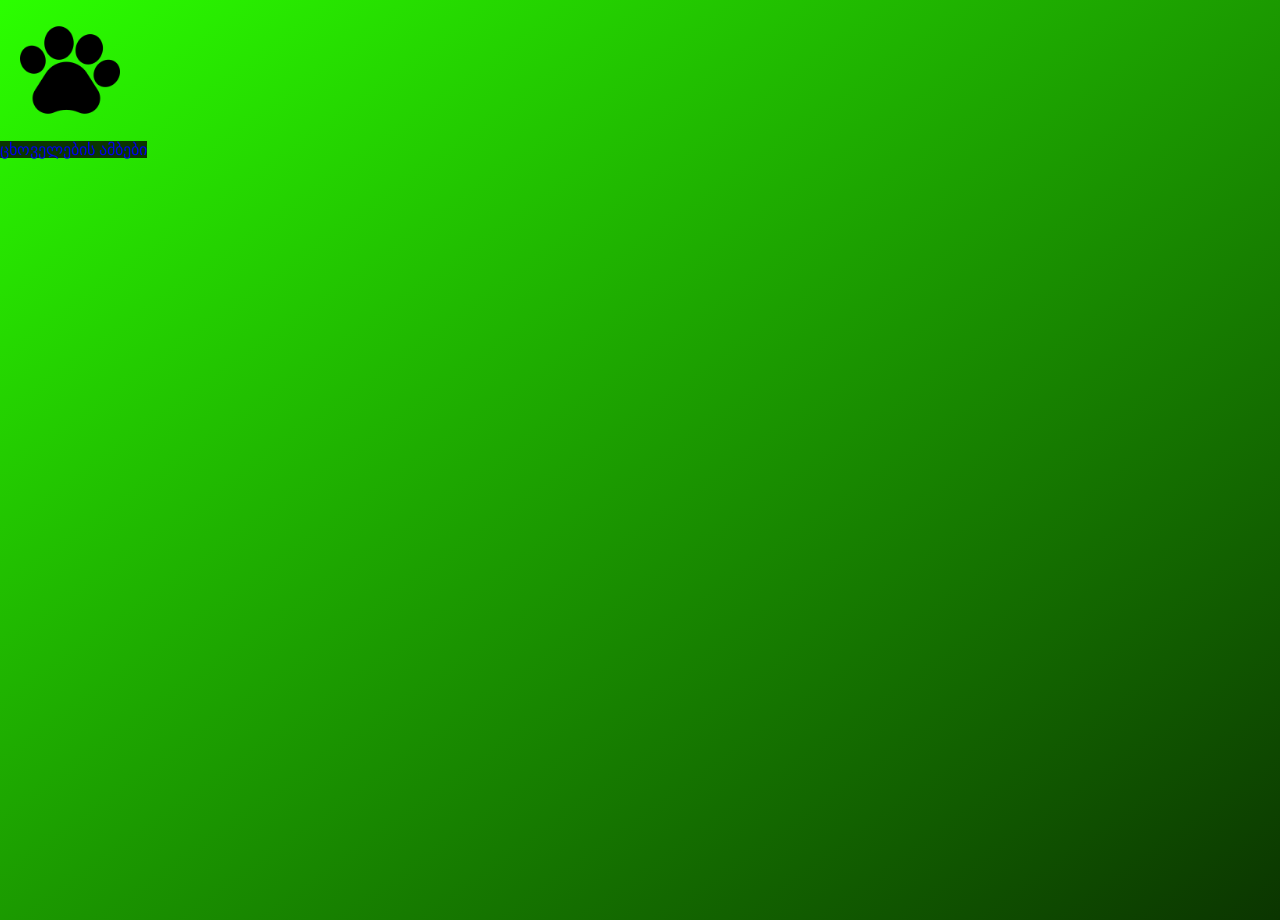
<file: index.html>
<!DOCTYPE html>
<html lang="en">
<head>
    <meta charset="UTF-8">
    <meta name="viewport" content="width=device-width, initial-scale=1.0">
    <link rel="stylesheet" href="style/style.css">
    <title>template</title>
</head>
<body>
    <header>
        <h1>
            <a href="index.html">animalsounds</a>
        </h1>
        <a href="aboutanimals.html" class="about">ცხოველების ამბები</a>
    </header>
    <main>
        <div class="mainanimal " id="cxoveli">
             <!-- <div class="animal flex C">
                <img src="assets/img/cow1.jpg" alt="">
            </div>
            <div class="animal flex D">
                <img src="assets/img/dog1.jpg" alt="">
            </div>
            <div class="animal flex J">
                <img src="assets/img/donke.jpg" alt="">
            </div>
            <div class="animal flex L">
                <img src="assets/img/lion1.jpg" alt="">
            </div> -->
        </div>
    </main>
    <footer></footer>

   <script src="js/script.js">
    
   </script>
   <script src="js/test.js"></script>
   <script src="js/cxovelebi.js"></script>
</body>
</html>
</file>
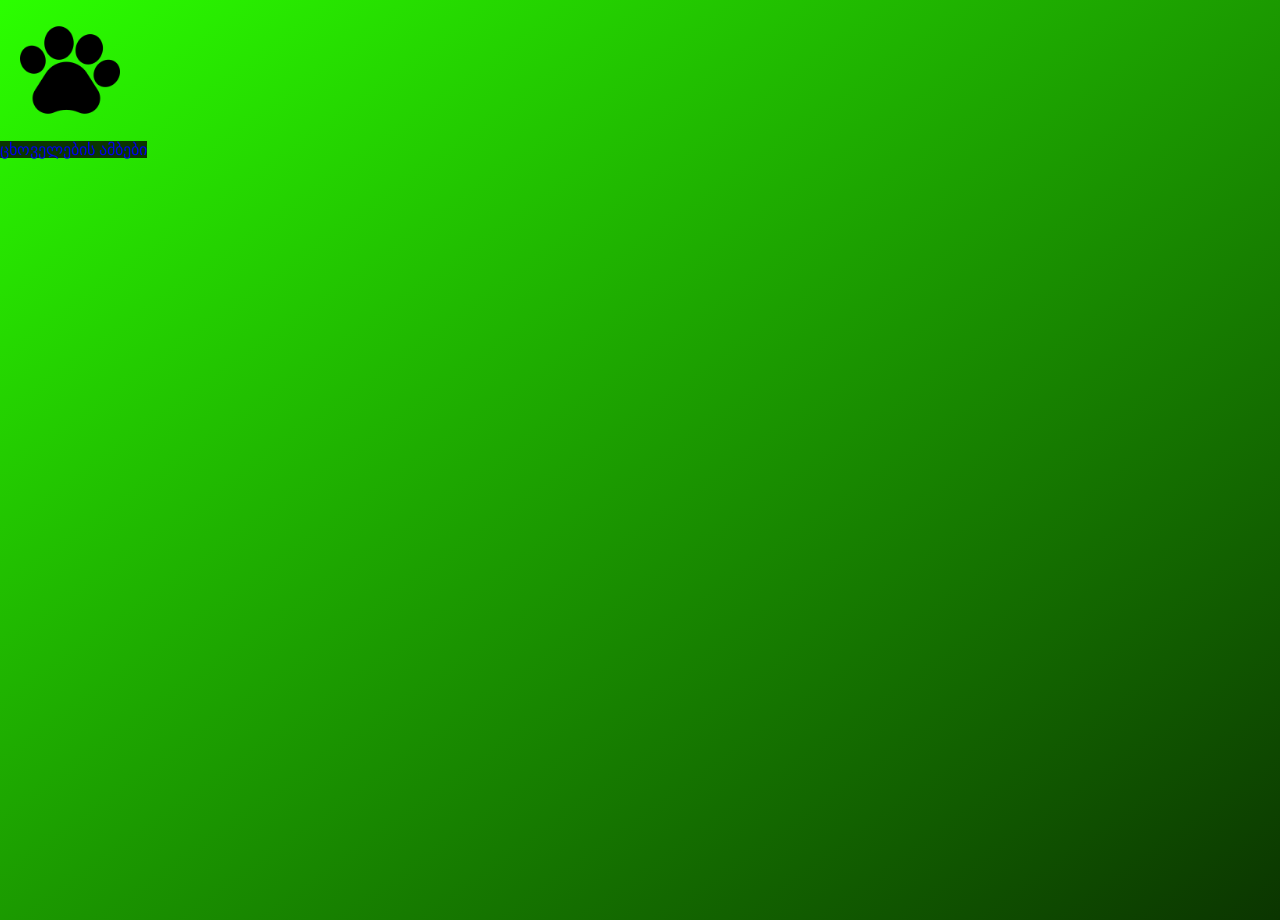
<file: aboutanimals.html>
<!DOCTYPE html>
<html lang="en">
<head>
    <meta charset="UTF-8">
    <meta name="viewport" content="width=device-width, initial-scale=1.0">
    <link rel="stylesheet" href="style/style.css">
    <title>template</title>
</head>
<body>
    <header>
        <h1>
            <a href="index.html">animalsounds</a>
        </h1>
        <a href="index.html" class="about">ცხოველების ამბები</a>
    </header>
    <main>
       <div  class="aboutanimals" id="aboutanmls">
      
       </div>
    </main>
    <footer></footer>

   <script src="js/script.js">
    
   </script>
   <script src="js/test.js"></script>
   <script src="js/animals.js"></script>

</body>
</html>
</file>
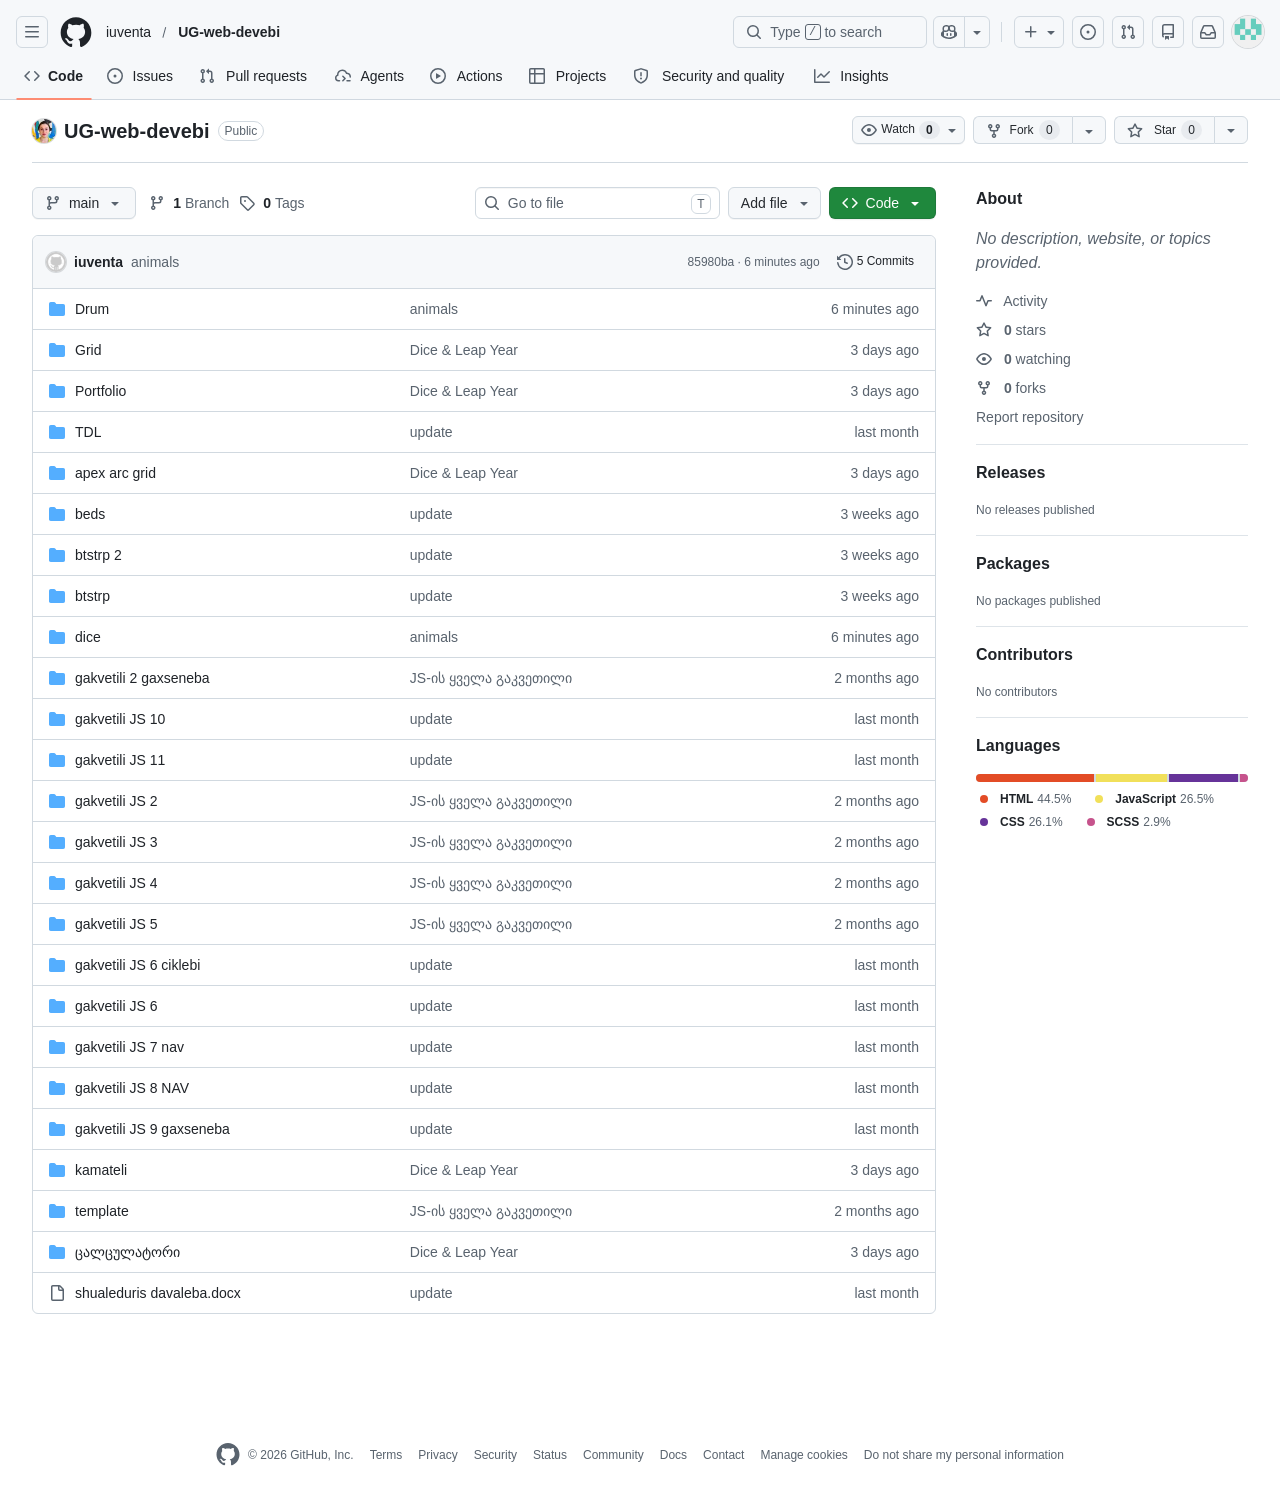
<file: assets/img/iuventa_UG-web-devebi.html>
<!DOCTYPE html>
<!-- saved from url=(0040)https://github.com/iuventa/UG-web-devebi -->
<html lang="en" data-color-mode="auto" data-light-theme="light" data-dark-theme="dark" data-a11y-animated-images="system" data-a11y-link-underlines="true"><head><meta http-equiv="Content-Type" content="text/html; charset=UTF-8"><style type="text/css">.turbo-progress-bar {
  position: fixed;
  display: block;
  top: 0;
  left: 0;
  height: 3px;
  background: #0076ff;
  z-index: 2147483647;
  transition:
    width 300ms ease-out,
    opacity 150ms 150ms ease-in;
  transform: translate3d(0, 0, 0);
}
</style><style>
:root {
  --fontStack-monospace: "Monaspace Neon", ui-monospace, SFMono-Regular, SF Mono, Menlo, Consolas, Liberation Mono, monospace !important;
}
</style>




  
    
  <link rel="dns-prefetch" href="https://github.githubassets.com/">
  <link rel="dns-prefetch" href="https://avatars.githubusercontent.com/">
  <link rel="dns-prefetch" href="https://github-cloud.s3.amazonaws.com/">
  <link rel="dns-prefetch" href="https://user-images.githubusercontent.com/">
  <link rel="preconnect" href="https://github.githubassets.com/" crossorigin="">
  <link rel="preconnect" href="https://avatars.githubusercontent.com/">

  


  <link crossorigin="anonymous" media="all" rel="stylesheet" href="./iuventa_UG-web-devebi_files/light-4fded0090af0ad58.css"><link crossorigin="anonymous" media="all" rel="stylesheet" href="./iuventa_UG-web-devebi_files/dark-06381ff23d863842.css"><link data-color-theme="light_high_contrast" crossorigin="anonymous" media="all" rel="stylesheet" data-href="https://github.githubassets.com/assets/light_high_contrast-cf8e26bc17e62ebc.css"><link data-color-theme="light_colorblind" crossorigin="anonymous" media="all" rel="stylesheet" data-href="https://github.githubassets.com/assets/light_colorblind-3a437477a570cc40.css"><link data-color-theme="light_colorblind_high_contrast" crossorigin="anonymous" media="all" rel="stylesheet" data-href="https://github.githubassets.com/assets/light_colorblind_high_contrast-39b6c209db5491c9.css"><link data-color-theme="light_tritanopia" crossorigin="anonymous" media="all" rel="stylesheet" data-href="https://github.githubassets.com/assets/light_tritanopia-3822234d6c03b00b.css"><link data-color-theme="light_tritanopia_high_contrast" crossorigin="anonymous" media="all" rel="stylesheet" data-href="https://github.githubassets.com/assets/light_tritanopia_high_contrast-33857254a8064bf7.css"><link data-color-theme="dark_high_contrast" crossorigin="anonymous" media="all" rel="stylesheet" data-href="https://github.githubassets.com/assets/dark_high_contrast-9023e6605402defb.css"><link data-color-theme="dark_colorblind" crossorigin="anonymous" media="all" rel="stylesheet" data-href="https://github.githubassets.com/assets/dark_colorblind-37023bf69d8e0e34.css"><link data-color-theme="dark_colorblind_high_contrast" crossorigin="anonymous" media="all" rel="stylesheet" data-href="https://github.githubassets.com/assets/dark_colorblind_high_contrast-486bd43e01a2c0ec.css"><link data-color-theme="dark_tritanopia" crossorigin="anonymous" media="all" rel="stylesheet" data-href="https://github.githubassets.com/assets/dark_tritanopia-838ba2a5070c5b09.css"><link data-color-theme="dark_tritanopia_high_contrast" crossorigin="anonymous" media="all" rel="stylesheet" data-href="https://github.githubassets.com/assets/dark_tritanopia_high_contrast-2aa7245dc545d61f.css"><link data-color-theme="dark_dimmed" crossorigin="anonymous" media="all" rel="stylesheet" data-href="https://github.githubassets.com/assets/dark_dimmed-29ef2eb185e7de1c.css"><link data-color-theme="dark_dimmed_high_contrast" crossorigin="anonymous" media="all" rel="stylesheet" data-href="https://github.githubassets.com/assets/dark_dimmed_high_contrast-8eed6b212f10f1b9.css">

  <style type="text/css">
    :root {
      --tab-size-preference: 4;
    }

    pre, code {
      tab-size: var(--tab-size-preference);
    }
  </style>

    <link crossorigin="anonymous" media="all" rel="stylesheet" href="./iuventa_UG-web-devebi_files/primer-primitives-b39ad27f3538ace3.css">
    <link crossorigin="anonymous" media="all" rel="stylesheet" href="./iuventa_UG-web-devebi_files/primer-tailwind-compatible-f6d3d8f030269244.css">
    <link crossorigin="anonymous" media="all" rel="stylesheet" href="./iuventa_UG-web-devebi_files/global-9c8f61f9f58ad7b2.css">
    <link crossorigin="anonymous" media="all" rel="stylesheet" href="./iuventa_UG-web-devebi_files/github-be05a7e2c0ccd82f.css">
    <link crossorigin="anonymous" media="all" rel="stylesheet" href="./iuventa_UG-web-devebi_files/tailwind-d018ebb1340f097f.css">
  <link crossorigin="anonymous" media="all" rel="stylesheet" href="./iuventa_UG-web-devebi_files/repository-5c3491d57145b94f.css">
<link crossorigin="anonymous" media="all" rel="stylesheet" href="./iuventa_UG-web-devebi_files/code-34e10031edc15af1.css">

  

  <script type="application/json" id="client-env">{"locale":"en","featureFlags":["actions_custom_images_storage_billing_ui_visibility","actions_image_version_event","actions_workflow_language_service_allow_case_function","actions_workflow_language_service_allow_concurrency_queue","agent_conflict_resolution","alternate_user_config_repo","arianotify_comprehensive_migration","artifact_ui_v2","billing_discount_threshold_notification","billing_ui_budget_pagination_enabled","ccr_implement_suggestion_refresh","code_scanning_dfa_degraded_experience_notice","code_view_checks_live_updates","codemirror_inp_optimizations","codespaces_prebuild_region_target_update","codeview_sidebar_combined_payload","coding_agent_model_selection","coding_agent_model_selection_all_skus","comment_viewer_copy_raw_markdown","contentful_primer_code_blocks","copilot_agent_snippy","copilot_api_agentic_issue_marshal_yaml","copilot_ask_mode_dropdown","copilot_chat_assistive_vision_support","copilot_chat_attach_multiple_images","copilot_chat_category_rate_limit_messages","copilot_chat_clear_model_selection_for_default_change","copilot_chat_contextual_suggestions_updated","copilot_chat_disable_model_picker_while_streaming","copilot_chat_enable_tool_call_logs","copilot_chat_increase_token_padding","copilot_chat_input_commands","copilot_chat_opening_thread_switch","copilot_chat_prettify_pasted_code","copilot_chat_recommended_models_only","copilot_chat_reduce_quota_checks","copilot_chat_search_bar_redirect","copilot_chat_vision_in_claude","copilot_chat_vision_preview_gate","copilot_cloud_agent_always_categorize_models_in_model_picker","copilot_custom_copilots","copilot_custom_copilots_feature_preview","copilot_delete_cli_sessions","copilot_diff_explain_conversation_intent","copilot_diff_reference_context","copilot_disable_cfi_sku_new_signups","copilot_duplicate_thread","copilot_extensions_hide_in_dotcom_chat","copilot_extensions_removal_on_marketplace","copilot_features_sql_server_logo","copilot_file_block_ref_matching","copilot_fix_failed_workflows","copilot_ftp_hyperspace_upgrade_prompt","copilot_icebreakers_experiment_dashboard","copilot_icebreakers_experiment_hyperspace","copilot_immersive_code_block_transition_wrap","copilot_immersive_embedded_deferred_payload","copilot_immersive_embedded_draggable","copilot_immersive_embedded_header_button","copilot_immersive_embedded_implicit_references","copilot_immersive_embedded_skip_copilot_api_token_for_dotcom_context","copilot_immersive_file_block_transition_open","copilot_immersive_file_preview_keep_mounted","copilot_immersive_job_result_preview","copilot_immersive_structured_model_picker","copilot_immersive_task_hyperlinking","copilot_immersive_task_within_chat_thread","copilot_issue_list_show_more","copilot_mc_cli_resume_any_users_task","copilot_mission_control_agent_filtering","copilot_mission_control_agents_task_list","copilot_mission_control_always_send_integration_id","copilot_mission_control_cli_private_icon","copilot_mission_control_cli_session_status","copilot_mission_control_initial_data_spinner","copilot_mission_control_logs_incremental","copilot_mission_control_task_alive_updates","copilot_mission_control_tasks_repo_filter","copilot_org_policy_page_focus_mode","copilot_premium_request_quotas","copilot_redirect_header_button_to_agents","copilot_resource_panel","copilot_scroll_preview_tabs","copilot_share_active_subthread","copilot_spaces_ga","copilot_spaces_individual_policies_ga","copilot_spaces_pagination","copilot_spark_empty_state","copilot_spark_handle_nil_friendly_name","copilot_swe_agent_hide_model_picker_if_only_auto","copilot_swe_agent_pr_comment_model_picker","copilot_swe_agent_use_subagents","copilot_task_api_github_rest_style","copilot_unconfigured_is_inherited","copilot_upgrade_freeze","copilot_usage_metrics_ga","copilot_user_can_upgrade_plan_field","copilot_workbench_slim_line_top_tabs","custom_instructions_file_references","dashboard_indexeddb_caching","dashboard_lists_max_age_filter","dashboard_universe_2025","dashboard_universe_2025_feedback_dialog","dead_click_detection","fgpat_permissions_selector_redesign","flex_cta_groups_mvp","github_models_scheduled_hydro_events","global_nav_react","global_navigation_cached_payloads","hide_groups_list_for_few_groups","hyperspace_2025_logged_out_batch_1","hyperspace_2025_logged_out_batch_2","hyperspace_2025_logged_out_batch_3","ipm_budget_deep_linking","ipm_global_transactional_message_agents","ipm_global_transactional_message_copilot","ipm_global_transactional_message_issues","ipm_global_transactional_message_prs","ipm_global_transactional_message_repos","ipm_global_transactional_message_spaces","issue_cca_modal_open","issue_cca_multi_assign_modal","issue_cca_visualization","issue_fields_global_search","issue_type_filter_no_relay","issues_expanded_file_types","issues_lazy_load_comment_box_suggestions","issues_react_chrome_container_query_fix","issues_react_include_bots_in_pickers","issues_react_ui_feedback","issues_search_type_gql","landing_pages_ninetailed","landing_pages_web_vitals_tracking","lifecycle_label_name_updates","low_quality_classifier","marketing_pages_search_explore_provider","memex_default_issue_create_repository","memex_live_update_hovercard","memex_mwl_filter_field_delimiter","memex_remove_deprecated_type_issue","memex_roadmap_drag_style","merge_status_header_feedback","notifications_menu_defer_labels","oauth_authorize_clickjacking_protection","octocaptcha_origin_optimization","pr_sfv_new_diff_fetch","prs_checks_react","prs_conversations_react","prs_css_anchor_positioning","prs_inbox_deferred_usequeries","prs_live_updates_issue_comments","prs_load_all_alerts","prx_files","pull_request_commit_checks_dialog","pull_request_files_accurate_size_estimates","pull_request_files_virtualization","pull_request_merge_status_button","pull_request_virtualization_preload_diffs","pulls_list_item_compact_layout_v2","pulls_reduce_es_query_on_deferred_request","react_blob_overlay","repos_contributors_limited_default_range","repository_suggester_elastic_search","rules_insights_filter_bar_created","sample_network_conn_type","secret_scanning_pattern_alerts_link","security_center_artifact_filters_popover","session_logs_ungroup_reasoning_text","site_features_copilot_universe","site_homepage_collaborate_video","spark_prompt_secret_scanning","spark_server_connection_status","suppress_automated_browser_vitals","team_review_requested_by_user_filter","track_notifications_settings_usage","user_bypass_actors","viewscreen_sandbox","warn_inaccessible_attachments","web_socket_verified_fetch","webp_support","workbench_store_readonly"],"login":"vvarsema-prog","copilotApiOverrideUrl":"https://api.individual.githubcopilot.com"}</script>
<script crossorigin="anonymous" type="module" src="./iuventa_UG-web-devebi_files/wp-runtime-c328d44c88f4f7bd.js.download" defer="defer"></script>
<script crossorigin="anonymous" type="module" src="./iuventa_UG-web-devebi_files/fetch-utilities-b82d70fb3b7c15af.js.download" defer="defer"></script>
<script crossorigin="anonymous" type="module" src="./iuventa_UG-web-devebi_files/78205-a328faf42e1fde9e.js.download" defer="defer"></script>
<script crossorigin="anonymous" type="module" src="./iuventa_UG-web-devebi_files/85924-1f0f5f61600f9c8e.js.download" defer="defer"></script>
<script crossorigin="anonymous" type="module" src="./iuventa_UG-web-devebi_files/34646-0b1ef764f04384f8.js.download" defer="defer"></script>
<script crossorigin="anonymous" type="module" src="./iuventa_UG-web-devebi_files/environment-d69fe59c085ecc72.js.download" defer="defer"></script>
<script crossorigin="anonymous" type="module" src="./iuventa_UG-web-devebi_files/runtime-helpers-6e561c87b9671d53.js.download" defer="defer"></script>
<script crossorigin="anonymous" type="module" src="./iuventa_UG-web-devebi_files/296-b57454e133edfa64.js.download" defer="defer"></script>
<script crossorigin="anonymous" type="module" src="./iuventa_UG-web-devebi_files/96232-069a02c82c8693ee.js.download" defer="defer"></script>
<script crossorigin="anonymous" type="module" src="./iuventa_UG-web-devebi_files/57131-79aa62319c40af83.js.download" defer="defer"></script>
<script crossorigin="anonymous" type="module" src="./iuventa_UG-web-devebi_files/816-774d14a8cd9b309c.js.download" defer="defer"></script>
<script crossorigin="anonymous" type="module" src="./iuventa_UG-web-devebi_files/79280-d76a66e0574d2c2d.js.download" defer="defer"></script>
<script crossorigin="anonymous" type="module" src="./iuventa_UG-web-devebi_files/81683-58949462db0c5675.js.download" defer="defer"></script>
<script crossorigin="anonymous" type="module" src="./iuventa_UG-web-devebi_files/46740-4421ca06d57312cc.js.download" defer="defer"></script>
<script crossorigin="anonymous" type="module" src="./iuventa_UG-web-devebi_files/82097-deb8524559e82c88.js.download" defer="defer"></script>
<script crossorigin="anonymous" type="module" src="./iuventa_UG-web-devebi_files/30058-edeab9486bacdd1a.js.download" defer="defer"></script>
<script crossorigin="anonymous" type="module" src="./iuventa_UG-web-devebi_files/github-elements-aa06f97004324c94.js.download" defer="defer"></script>
<script crossorigin="anonymous" type="module" src="./iuventa_UG-web-devebi_files/element-registry-c07fced853e9f5bc.js.download" defer="defer"></script>
<script crossorigin="anonymous" type="module" src="./iuventa_UG-web-devebi_files/react-core-3f4d95c4d41c83bc.js.download" defer="defer"></script>
<script crossorigin="anonymous" type="module" src="./iuventa_UG-web-devebi_files/react-lib-e93338a8d08b8bb9.js.download" defer="defer"></script>
<script crossorigin="anonymous" type="module" src="./iuventa_UG-web-devebi_files/79039-f2b81734929d0b15.js.download" defer="defer"></script>
<script crossorigin="anonymous" type="module" src="./iuventa_UG-web-devebi_files/88475-92437d3f8c9a9747.js.download" defer="defer"></script>
<script crossorigin="anonymous" type="module" src="./iuventa_UG-web-devebi_files/2887-d67f71d8e1d3e1d8.js.download" defer="defer"></script>
<script crossorigin="anonymous" type="module" src="./iuventa_UG-web-devebi_files/26533-318ac47648fb7752.js.download" defer="defer"></script>
<script crossorigin="anonymous" type="module" src="./iuventa_UG-web-devebi_files/46477-596c4ee4da73ac9a.js.download" defer="defer"></script>
<script crossorigin="anonymous" type="module" src="./iuventa_UG-web-devebi_files/34771-52ff9a0204045b56.js.download" defer="defer"></script>
<script crossorigin="anonymous" type="module" src="./iuventa_UG-web-devebi_files/33232-a61b173cd548f3cb.js.download" defer="defer"></script>
<script crossorigin="anonymous" type="module" src="./iuventa_UG-web-devebi_files/46287-fc23b9847d26823b.js.download" defer="defer"></script>
<script crossorigin="anonymous" type="module" src="./iuventa_UG-web-devebi_files/28000-450a3042fe455862.js.download" defer="defer"></script>
<script crossorigin="anonymous" type="module" src="./iuventa_UG-web-devebi_files/89627-12a64f4329866bd1.js.download" defer="defer"></script>
<script crossorigin="anonymous" type="module" src="./iuventa_UG-web-devebi_files/55682-a358ec7c2f348fcf.js.download" defer="defer"></script>
<script crossorigin="anonymous" type="module" src="./iuventa_UG-web-devebi_files/49029-3a132de206358025.js.download" defer="defer"></script>
<script crossorigin="anonymous" type="module" src="./iuventa_UG-web-devebi_files/99328-82a96596275fbd3e.js.download" defer="defer"></script>
<script crossorigin="anonymous" type="module" src="./iuventa_UG-web-devebi_files/behaviors-8d83b013b1d5074a.js.download" defer="defer"></script>
<link crossorigin="anonymous" media="all" rel="stylesheet" href="./iuventa_UG-web-devebi_files/react-core.d8f03784ad919847.module.css">
<script crossorigin="anonymous" type="module" src="./iuventa_UG-web-devebi_files/61272-d797d8a9ce83f9c1.js.download" defer="defer"></script>
<script crossorigin="anonymous" type="module" src="./iuventa_UG-web-devebi_files/notifications-global-be20ba1998b9a752.js.download" defer="defer"></script>
<script crossorigin="anonymous" type="module" src="./iuventa_UG-web-devebi_files/57639-ed467af96719bd33.js.download" defer="defer"></script>
<script crossorigin="anonymous" type="module" src="./iuventa_UG-web-devebi_files/81276-fc429069ead44996.js.download" defer="defer"></script>
<script crossorigin="anonymous" type="module" src="./iuventa_UG-web-devebi_files/19930-9d606db64e5e8a82.js.download" defer="defer"></script>
<script crossorigin="anonymous" type="module" src="./iuventa_UG-web-devebi_files/codespaces-872a933312ef0e58.js.download" defer="defer"></script>
<script crossorigin="anonymous" type="module" src="./iuventa_UG-web-devebi_files/778-a664589d50af677a.js.download" defer="defer"></script>
<script crossorigin="anonymous" type="module" src="./iuventa_UG-web-devebi_files/70206-61154d4f392ace98.js.download" defer="defer"></script>
<script crossorigin="anonymous" type="module" src="./iuventa_UG-web-devebi_files/repositories-a46ab7774ff6ab75.js.download" defer="defer"></script>
<script crossorigin="anonymous" type="module" src="./iuventa_UG-web-devebi_files/39890-cc66c6b70681d7fd.js.download" defer="defer"></script>
<script crossorigin="anonymous" type="module" src="./iuventa_UG-web-devebi_files/code-menu-30ce9fb4da681eeb.js.download" defer="defer"></script>
  
  






<script crossorigin="anonymous" type="module" src="./iuventa_UG-web-devebi_files/29844-c0bd6ecd0a224f40.js.download" defer="defer"></script>

<script crossorigin="anonymous" type="module" src="./iuventa_UG-web-devebi_files/24564-14df7faa28380ddf.js.download" defer="defer"></script>


<script crossorigin="anonymous" type="module" src="./iuventa_UG-web-devebi_files/58246-4ba5ac2265364faa.js.download" defer="defer"></script>
<script crossorigin="anonymous" type="module" src="./iuventa_UG-web-devebi_files/96522-0be17c3c4593a419.js.download" defer="defer"></script>
<script crossorigin="anonymous" type="module" src="./iuventa_UG-web-devebi_files/12612-30dde4e195f84e7d.js.download" defer="defer"></script>




<script crossorigin="anonymous" type="module" src="./iuventa_UG-web-devebi_files/30914-7ba0116fd9aa8391.js.download" defer="defer"></script>


<script crossorigin="anonymous" type="module" src="./iuventa_UG-web-devebi_files/1334-b006fc225cccabf7.js.download" defer="defer"></script>
<script crossorigin="anonymous" type="module" src="./iuventa_UG-web-devebi_files/66231-7e90d1d205b44162.js.download" defer="defer"></script>
<script crossorigin="anonymous" type="module" src="./iuventa_UG-web-devebi_files/79407-e53b8892ea29c60d.js.download" defer="defer"></script>
<script crossorigin="anonymous" type="module" src="./iuventa_UG-web-devebi_files/4916-605aa73e8790a89c.js.download" defer="defer"></script>
<script crossorigin="anonymous" type="module" src="./iuventa_UG-web-devebi_files/2204-cb10cab94072aae5.js.download" defer="defer"></script>
<script crossorigin="anonymous" type="module" src="./iuventa_UG-web-devebi_files/68212-a1d5f5bbacc287f0.js.download" defer="defer"></script>
<script crossorigin="anonymous" type="module" src="./iuventa_UG-web-devebi_files/75577-43f057a896102f23.js.download" defer="defer"></script>


<script crossorigin="anonymous" type="module" src="./iuventa_UG-web-devebi_files/19824-1aec924fde1baf1e.js.download" defer="defer"></script>
<script crossorigin="anonymous" type="module" src="./iuventa_UG-web-devebi_files/9094-d99368b4eb7ac41f.js.download" defer="defer"></script>
<script crossorigin="anonymous" type="module" src="./iuventa_UG-web-devebi_files/73702-0500bf696594e4af.js.download" defer="defer"></script>

<script crossorigin="anonymous" type="module" src="./iuventa_UG-web-devebi_files/2165-ae2934ba54284866.js.download" defer="defer"></script>
<script crossorigin="anonymous" type="module" src="./iuventa_UG-web-devebi_files/83805-6cc9e19e21483a1e.js.download" defer="defer"></script>

<script crossorigin="anonymous" type="module" src="./iuventa_UG-web-devebi_files/26497-20d7feadc92b2435.js.download" defer="defer"></script>
<script crossorigin="anonymous" type="module" src="./iuventa_UG-web-devebi_files/91316-14c7d76211c37ed3.js.download" defer="defer"></script>
<script crossorigin="anonymous" type="module" src="./iuventa_UG-web-devebi_files/33105-8bfd1d9623bed3fe.js.download" defer="defer"></script>
<script crossorigin="anonymous" type="module" src="./iuventa_UG-web-devebi_files/74300-0601b40a4b8c2bd4.js.download" defer="defer"></script>
<script crossorigin="anonymous" type="module" src="./iuventa_UG-web-devebi_files/code-view-d5a187cc41a422df.js.download" defer="defer"></script>
<link crossorigin="anonymous" media="all" rel="stylesheet" href="./iuventa_UG-web-devebi_files/primer-react-css.ac981de652dc3db9.module.css">
<link crossorigin="anonymous" media="all" rel="stylesheet" href="./iuventa_UG-web-devebi_files/73702.beea28b4be1c802c.module.css">
<link crossorigin="anonymous" media="all" rel="stylesheet" href="./iuventa_UG-web-devebi_files/code-view.f36f65563ca21142.module.css">


  <title>iuventa/UG-web-devebi</title>



  <meta name="route-pattern" content="/:user_id/:repository" data-turbo-transient="">
  <meta name="route-controller" content="files" data-turbo-transient="">
  <meta name="route-action" content="disambiguate" data-turbo-transient="">
  <meta name="fetch-nonce" content="v2:1d98685a-538f-586e-a5f6-e1730d22762c">

    
  <meta name="current-catalog-service-hash" content="f3abb0cc802f3d7b95fc8762b94bdcb13bf39634c40c357301c4aa1d67a256fb">


  <meta name="request-id" content="E15A:1446AA:2FE28F6:26000F1:6A0FF4B0" data-turbo-transient="true"><meta name="html-safe-nonce" content="cc7580961d2fd8d8cc109b7ac2be005e22740ea06bd26562bce77b9673c33b16" data-turbo-transient="true"><meta name="visitor-payload" content="[base64]" data-turbo-transient="true"><meta name="visitor-hmac" content="4d29a3b886bdc7111cb5b94220419b52994761ceb6fca71f85285655642fc7cf" data-turbo-transient="true">


    <meta name="hovercard-subject-tag" content="repository:1180630879" data-turbo-transient="">


  <meta name="github-keyboard-shortcuts" content="repository,copilot" data-turbo-transient="true">
  

  <meta name="selected-link" value="repo_source" data-turbo-transient="">
  <link rel="assets" href="https://github.githubassets.com/">

    <meta name="google-site-verification" content="Apib7-x98H0j5cPqHWwSMm6dNU4GmODRoqxLiDzdx9I">

<meta name="octolytics-url" content="https://collector.github.com/github/collect"><meta name="octolytics-actor-id" content="248286513"><meta name="octolytics-actor-login" content="vvarsema-prog"><meta name="octolytics-actor-hash" content="58c659715a74fe4600a9dd66e47f2614bfbd589c3feb826df7e650b0d4a5a4dd">





  <meta name="analytics-location" content="/&lt;user-name&gt;/&lt;repo-name&gt;" data-turbo-transient="true">

  




    <meta name="user-login" content="vvarsema-prog">

  <link rel="sudo-modal" href="https://github.com/sessions/sudo_modal">

    <meta name="viewport" content="width=device-width">

    

      <meta name="description" content="Contribute to iuventa/UG-web-devebi development by creating an account on GitHub.">

      <link rel="search" type="application/opensearchdescription+xml" href="https://github.com/opensearch.xml" title="GitHub">

    <link rel="fluid-icon" href="https://github.com/fluidicon.png" title="GitHub">
    <meta property="fb:app_id" content="1401488693436528">
    <meta name="apple-itunes-app" content="app-id=1477376905, app-argument=https://github.com/iuventa/UG-web-devebi">

      <meta name="twitter:image" content="https://opengraph.githubassets.com/a8b10c7738ad49c51de9f38e53fb10716c26b716667f065e73d4e1a9ef819b66/iuventa/UG-web-devebi"><meta name="twitter:site" content="@github"><meta name="twitter:card" content="summary_large_image"><meta name="twitter:title" content="iuventa/UG-web-devebi"><meta name="twitter:description" content="Contribute to iuventa/UG-web-devebi development by creating an account on GitHub.">
  <meta property="og:image" content="https://opengraph.githubassets.com/a8b10c7738ad49c51de9f38e53fb10716c26b716667f065e73d4e1a9ef819b66/iuventa/UG-web-devebi"><meta property="og:image:alt" content="Contribute to iuventa/UG-web-devebi development by creating an account on GitHub."><meta property="og:image:width" content="1200"><meta property="og:image:height" content="600"><meta property="og:site_name" content="GitHub"><meta property="og:type" content="object"><meta property="og:title" content="iuventa/UG-web-devebi"><meta property="og:url" content="https://github.com/iuventa/UG-web-devebi"><meta property="og:description" content="Contribute to iuventa/UG-web-devebi development by creating an account on GitHub.">
  


      <link rel="shared-web-socket" href="wss://alive.github.com/_sockets/u/248286513/ws?session=eyJ2IjoiVjMiLCJ1IjoyNDgyODY1MTMsInMiOjIwNTcwNTE1NzMsImMiOjM5MTI1NDk4OTEsInQiOjE3Nzk0MzA1Nzh9--490ef86ff0176d7946e2f8c419e5f8e4fbca77f5beedcbe6b302180773bb8ce6" data-refresh-url="/_alive" data-session-id="2fb16aeab8555e1bc3d5c6f5c0895da198e2e4088f2d278a861a11eb5f179ee5">
      <link rel="shared-web-socket-src" href="https://github.com/assets-cdn/worker/socket-worker-c40fab9243278285.js">

      <link rel="service-worker-src" href="https://github.com/assets-cdn/worker/service-worker-903af37fa7e2d38b.js?current_user=vvarsema-prog&amp;errors_url=https%3A%2F%2Fapi.github.com%2F_private%2Fbrowser%2Ferrors&amp;release=63e2946f9ca9bb80a3931aa200200f81a7ec492f&amp;actor_id=248286513&amp;is_staff=false&amp;analytics_collector_url=https%3A%2F%2Fcollector.github.com%2Fgithub%2Fcollect">

      <meta name="hostname" content="github.com">


      <meta name="keyboard-shortcuts-preference" content="all">
      <meta name="hovercards-preference" content="true">
      <meta name="announcement-preference-hovercard" content="true">

        <meta name="expected-hostname" content="github.com">


  <meta http-equiv="x-pjax-version" content="47e4d705b8e0090d63012517e884634c6483e8d82b6d240afebc76cb20428b03" data-turbo-track="reload">
  <meta http-equiv="x-pjax-csp-version" content="f53effb2a675c4091662fd06c1c9f58a7eef6c9c46c51c4f2ac6ff94d5e4967b" data-turbo-track="reload">
  <meta http-equiv="x-pjax-css-version" content="ddbc24722ee61e5784846fc5d628020f00d106ee4905ae925a1f06df06b22761" data-turbo-track="reload">
  <meta http-equiv="x-pjax-js-version" content="555652ec6ccc2d285aecffa3ca49a6276e7d1f92fd1b82f730f69144a309eb09" data-turbo-track="reload">

  <meta name="turbo-cache-control" content="no-preview" data-turbo-transient="">

      <meta name="turbo-cache-control" content="no-cache" data-turbo-transient="">

    <meta data-hydrostats="publish">

  <meta name="go-import" content="github.com/iuventa/UG-web-devebi git https://github.com/iuventa/UG-web-devebi.git">

  <meta name="octolytics-dimension-user_id" content="47258316"><meta name="octolytics-dimension-user_login" content="iuventa"><meta name="octolytics-dimension-repository_id" content="1180630879"><meta name="octolytics-dimension-repository_nwo" content="iuventa/UG-web-devebi"><meta name="octolytics-dimension-repository_public" content="true"><meta name="octolytics-dimension-repository_is_fork" content="false"><meta name="octolytics-dimension-repository_network_root_id" content="1180630879"><meta name="octolytics-dimension-repository_network_root_nwo" content="iuventa/UG-web-devebi">
  <meta name="current-repo-nwo" content="iuventa/UG-web-devebi">



    

    <meta name="turbo-body-classes" content="logged-in env-production page-responsive">
  <meta name="disable-turbo" content="false">


  <meta name="browser-stats-url" content="https://api.github.com/_private/browser/stats">

  <meta name="browser-errors-url" content="https://api.github.com/_private/browser/errors">

    <meta name="release" content="63e2946f9ca9bb80a3931aa200200f81a7ec492f" data-turbo-track="reload">
  <meta name="ui-target" content="full">

  <link rel="mask-icon" href="https://github.githubassets.com/assets/pinned-octocat-093da3e6fa40.svg" color="#000000">
  <link rel="alternate icon" class="js-site-favicon" type="image/png" href="https://github.githubassets.com/favicons/favicon.png">
  <link rel="icon" class="js-site-favicon" type="image/svg+xml" href="https://github.githubassets.com/favicons/favicon.svg" data-base-href="https://github.githubassets.com/favicons/favicon">

<meta name="theme-color" content="#1e2327">
<meta name="color-scheme" content="light dark">


  <link rel="manifest" href="https://github.com/manifest.json" crossorigin="use-credentials">

  <link rel="stylesheet" type="text/css" href="./iuventa_UG-web-devebi_files/81758.fe64f51dea027edf.module.css" crossorigin="anonymous"><link rel="stylesheet" type="text/css" href="./iuventa_UG-web-devebi_files/38963.8add87f5d74d588c.module.css" crossorigin="anonymous"><link rel="stylesheet" type="text/css" href="./iuventa_UG-web-devebi_files/7872.f5dd78edd836c21a.module.css" crossorigin="anonymous"><link rel="stylesheet" type="text/css" href="./iuventa_UG-web-devebi_files/99654.5739757c1a0e7b50.module.css" crossorigin="anonymous"><link rel="stylesheet" type="text/css" href="./iuventa_UG-web-devebi_files/53839.f89ef32a929e85e2.module.css" crossorigin="anonymous"><style id="ms-consent-banner-main-styles">.w8hcgFksdo30C8w-bygqu{color:#000}.ydkKdaztSS0AeHWIeIHsQ a{color:#0067B8}.erL690_8JwUW-R4bJRcfl{background-color:#EBEBEB;border:none;color:#000}.erL690_8JwUW-R4bJRcfl:enabled:hover{color:#000;background-color:#DBDBDB;box-shadow:0px 4px 10px rgba(0,0,0,0.25);border:none}.erL690_8JwUW-R4bJRcfl:enabled:focus{background-color:#DBDBDB;box-shadow:0px 4px 10px rgba(0,0,0,0.25);border:2px solid #000}.erL690_8JwUW-R4bJRcfl:disabled{opacity:1;color:rgba(0,0,0,0.2);background-color:rgba(0,0,0,0.2);border:none}._1zNQOqxpBFSokeCLGi_hGr{border:none;background-color:#0067B8;color:#fff}._1zNQOqxpBFSokeCLGi_hGr:enabled:hover{color:#fff;background-color:#0067B8;box-shadow:0px 4px 10px rgba(0,0,0,0.25);border:none}._1zNQOqxpBFSokeCLGi_hGr:enabled:focus{background-color:#0067B8;box-shadow:0px 4px 10px rgba(0,0,0,0.25);border:2px solid #000}._1zNQOqxpBFSokeCLGi_hGr:disabled{opacity:1;color:rgba(0,0,0,0.2);background-color:rgba(0,120,215,0.2);border:none}._23tra1HsiiP6cT-Cka-ycB{position:relative;display:flex;z-index:9999;width:100%;background-color:#F2F2F2;justify-content:space-between;text-align:left}div[dir="rtl"]._23tra1HsiiP6cT-Cka-ycB{text-align:right}._1Upc2NjY8AlDn177YoVj0y{margin:0;padding-left:5%;padding-top:8px;padding-bottom:8px}div[dir="rtl"] ._1Upc2NjY8AlDn177YoVj0y{margin:0;padding:8px 5% 8px 0;float:none}._23tra1HsiiP6cT-Cka-ycB svg{fill:none;max-width:none;max-height:none}._1V_hlU-7jdtPiooHMu89BB{display:table-cell;padding:12px;width:24px;height:24px;font-family:Segoe UI, SegoeUI, Arial, sans-serif;font-style:normal;font-weight:normal;font-size:24px;line-height:0}.f6QKJD7fhSbnJLarTL-W-{display:table-cell;vertical-align:middle;padding:0;font-family:Segoe UI, SegoeUI, Arial, sans-serif;font-style:normal;font-weight:normal;font-size:13px;line-height:16px}.f6QKJD7fhSbnJLarTL-W- a{text-decoration:underline}._2j0fmugLb1FgYz6KPuB91w{display:inline-block;margin-left:5%;margin-right:5%;min-width:40%;min-width:calc((150px + 3 * 4px) * 2 + 150px);min-width:-webkit-fit-content;min-width:-moz-fit-content;min-width:fit-content;align-self:center;position:relative}._1XuCi2WhiqeWRUVp3pnFG3{margin:4px;padding:5px;min-width:150px;min-height:36px;vertical-align:top;cursor:pointer;font-family:Segoe UI, SegoeUI, Arial, sans-serif;font-style:normal;font-weight:normal;font-size:15px;line-height:20px;text-align:center}._1XuCi2WhiqeWRUVp3pnFG3:focus{box-sizing:border-box}._1XuCi2WhiqeWRUVp3pnFG3:disabled{cursor:not-allowed}._2bvsb3ubApyZ0UGoQA9O9T{display:block;position:fixed;z-index:10000;top:0;left:0;width:100%;height:100%;background-color:rgba(255,255,255,0.6);overflow:auto;text-align:left}div[dir="rtl"]._2bvsb3ubApyZ0UGoQA9O9T{text-align:right}div[dir="rtl"] ._2bvsb3ubApyZ0UGoQA9O9T{left:auto;right:0}.AFsJE948muYyzCMktdzuk{position:relative;top:8%;margin-bottom:40px;margin-left:auto;margin-right:auto;box-sizing:border-box;width:640px;background-color:#fff;border:1px solid #0067B8}._3kWyBRbW_dgnMiEyx06Fu4{float:right;z-index:1;margin:2px;padding:12px;border:none;cursor:pointer;font-family:Segoe UI, SegoeUI, Arial, sans-serif;font-style:normal;font-weight:normal;font-size:13px;line-height:13px;display:flex;align-items:center;text-align:center;color:#666;background-color:#fff}div[dir="rtl"] ._3kWyBRbW_dgnMiEyx06Fu4{margin:2px;padding:12px;float:left}.uCYvKvHXrhjNgflv1VqdD{position:static;margin-top:36px;margin-left:36px;margin-right:36px}._17pX1m9O_W--iZbDt3Ta5r{margin-top:0;margin-bottom:12px;font-family:Segoe UI, SegoeUI, Arial, sans-serif;font-style:normal;font-weight:600;font-size:20px;line-height:24px;text-transform:none}._1kBkHQ1V1wu3kl-YcLgUr6{height:446px;overflow:auto}._20_nXDf6uFs9Q6wxRXG-I-{margin-top:0;font-family:Segoe UI, SegoeUI, Arial, sans-serif;font-style:normal;font-weight:normal;font-size:15px;line-height:20px}._20_nXDf6uFs9Q6wxRXG-I- a{text-decoration:underline}dl._2a0NH_GDQEQe5Ynfo7suVH{margin-top:36px;margin-bottom:0;padding:0;list-style:none;text-transform:none}dt._3j_LCPv7fyXv3A8FIXVwZ4{margin-top:20px;float:none;font-family:Segoe UI, SegoeUI, Arial, sans-serif;font-style:normal;font-weight:600;font-size:18px;line-height:24px;list-style:none}.k-vxTGFbdq1aOZB2HHpjh{margin:0;padding:0;border:none}._2Bucyy75c_ogoU1g-liB5R{margin:0;padding:0;border-bottom:none;font-family:Segoe UI, SegoeUI, Arial, sans-serif;font-style:normal;font-weight:600;font-size:18px;line-height:24px;text-transform:none}._63gwfzV8dclrsl2cfd90r{display:inline-block;margin-top:0;margin-bottom:13px;font-family:Segoe UI, SegoeUI, Arial, sans-serif;font-style:normal;font-weight:normal;font-size:15px;line-height:20px}._1l8wM_4mRYGz3Iu7l3BZR7{display:block}._2UE03QS02aZGkslegN_F-i{display:inline-block;position:relative;left:5px;margin-bottom:13px;margin-right:34px;padding:3px}div[dir="rtl"] ._2UE03QS02aZGkslegN_F-i{margin:0 0 13px 34px;padding:3px;float:none}div[dir="rtl"] ._2UE03QS02aZGkslegN_F-i{left:auto;right:5px}._23tra1HsiiP6cT-Cka-ycB *::before,._2bvsb3ubApyZ0UGoQA9O9T *::before,._23tra1HsiiP6cT-Cka-ycB *::after,._2bvsb3ubApyZ0UGoQA9O9T *::after{box-sizing:inherit}._1HSFn0HzGo6w4ADApV8-c4{outline:2px solid rgba(0,0,0,0.8)}input[type="radio"]._1dp8Vp5m3HwAqGx8qBmFV2{display:inline-block;position:relative;margin-top:0;margin-left:0;margin-right:0;height:0;width:0;border-radius:0;cursor:pointer;outline:none;box-sizing:border-box;-webkit-appearance:none;-moz-appearance:none;appearance:none}input[type="radio"]._1dp8Vp5m3HwAqGx8qBmFV2+label::before{display:block;position:absolute;top:5px;left:3px;height:19px;width:19px;content:"";border-radius:50%;border:1px solid #000;background-color:#fff}div[dir="rtl"] input[type="radio"]._1dp8Vp5m3HwAqGx8qBmFV2+label::before{left:auto;right:3px}input[type="radio"]._1dp8Vp5m3HwAqGx8qBmFV2:not(:disabled)+label:hover::before{border:1px solid #0067B8}input[type="radio"]._1dp8Vp5m3HwAqGx8qBmFV2:not(:disabled)+label:hover::after{display:block;position:absolute;top:10px;left:8px;height:9px;width:9px;content:"";border-radius:50%;background-color:rgba(0,0,0,0.8)}div[dir="rtl"] input[type="radio"]._1dp8Vp5m3HwAqGx8qBmFV2:not(:disabled)+label:hover::after{left:auto;right:8px}input[type="radio"]._1dp8Vp5m3HwAqGx8qBmFV2:not(:disabled)+label:focus::before{border:1px solid #0067B8}input[type="radio"]._1dp8Vp5m3HwAqGx8qBmFV2:not(:disabled)+label:focus::after{display:block;position:absolute;top:10px;left:8px;height:9px;width:9px;content:"";border-radius:50%;background-color:#000}div[dir="rtl"] input[type="radio"]._1dp8Vp5m3HwAqGx8qBmFV2:not(:disabled)+label:focus::after{left:auto;right:8px}input[type="radio"]._1dp8Vp5m3HwAqGx8qBmFV2:checked+label::after{display:block;position:absolute;top:10px;left:8px;height:9px;width:9px;content:"";border-radius:50%;background-color:#000}div[dir="rtl"] input[type="radio"]._1dp8Vp5m3HwAqGx8qBmFV2:checked+label::after{left:auto;right:8px}input[type="radio"]._1dp8Vp5m3HwAqGx8qBmFV2:disabled+label{cursor:not-allowed}input[type="radio"]._1dp8Vp5m3HwAqGx8qBmFV2:disabled+label::before{border:1px solid rgba(0,0,0,0.2);background-color:rgba(0,0,0,0.2)}._3RJzeL3l9Rl_lAQEm6VwdX{display:block;position:static;float:right;margin-top:0;margin-bottom:0;margin-left:19px;margin-right:0;padding-top:0;padding-bottom:0;padding-left:8px;padding-right:0;width:80%;width:calc(100% - 19px);font-family:Segoe UI, SegoeUI, Arial, sans-serif;font-style:normal;font-weight:normal;font-size:15px;line-height:20px;text-transform:none;cursor:pointer;box-sizing:border-box}div[dir="rtl"] ._3RJzeL3l9Rl_lAQEm6VwdX{margin:0 19px 0 0;padding:0 8px 0 0;float:left}.nohp3sIG12ZBhzcMnPala{margin-top:20px;margin-bottom:48px}._2uhaEsmeotZ3P-M0AXo2kF{padding:0;width:278px;height:36px;cursor:pointer;font-family:Segoe UI, SegoeUI, Arial, sans-serif;font-style:normal;font-weight:normal;font-size:15px;line-height:20px;text-align:center}._2uhaEsmeotZ3P-M0AXo2kF:focus{box-sizing:border-box}._2uhaEsmeotZ3P-M0AXo2kF:disabled{cursor:not-allowed}._3tOu1FJ59c_xz_PmI1lKV5{float:right;padding:0;width:278px;height:36px;cursor:pointer;font-family:Segoe UI, SegoeUI, Arial, sans-serif;font-style:normal;font-weight:normal;font-size:15px;line-height:20px;text-align:center}._3tOu1FJ59c_xz_PmI1lKV5:focus{box-sizing:border-box}._3tOu1FJ59c_xz_PmI1lKV5:disabled{cursor:not-allowed}div[dir="rtl"] ._3tOu1FJ59c_xz_PmI1lKV5{margin:0;padding:0;float:left}@media only screen and (max-width: 768px){._2j0fmugLb1FgYz6KPuB91w,._1Upc2NjY8AlDn177YoVj0y{padding-top:8px;padding-bottom:12px;padding-left:3.75%;padding-right:3.75%;margin:0;width:92.5%}._23tra1HsiiP6cT-Cka-ycB{display:block}._1XuCi2WhiqeWRUVp3pnFG3{margin-bottom:8px;margin-left:0;margin-right:0;width:100%}._2bvsb3ubApyZ0UGoQA9O9T{overflow:hidden}.AFsJE948muYyzCMktdzuk{top:1.8%;width:93.33%;height:96.4%;overflow:hidden}.uCYvKvHXrhjNgflv1VqdD{margin-top:24px;margin-left:24px;margin-right:24px;height:100%}._1kBkHQ1V1wu3kl-YcLgUr6{height:62%;height:calc(100% - 188px);min-height:50%}._2uhaEsmeotZ3P-M0AXo2kF{width:100%}._3tOu1FJ59c_xz_PmI1lKV5{margin-bottom:12px;margin-left:0;width:100%}div[dir="rtl"] ._3tOu1FJ59c_xz_PmI1lKV5{margin:0 0 12px 0;padding:0;float:none}}@media only screen and (max-width: 768px) and (orientation: landscape), only screen and (max-height: 260px), only screen and (max-width: 340px){.AFsJE948muYyzCMktdzuk{overflow:auto}}@media only screen and (max-height: 260px), only screen and (max-width: 340px){._1XuCi2WhiqeWRUVp3pnFG3{min-width:0}._3kWyBRbW_dgnMiEyx06Fu4{padding:3%}.uCYvKvHXrhjNgflv1VqdD{margin-top:3%;margin-left:3%;margin-right:3%}._17pX1m9O_W--iZbDt3Ta5r{margin-bottom:3%}._1kBkHQ1V1wu3kl-YcLgUr6{height:calc(79% - 64px)}.nohp3sIG12ZBhzcMnPala{margin-top:5%;margin-bottom:10%}._3tOu1FJ59c_xz_PmI1lKV5{margin-bottom:3%}div[dir="rtl"] ._3tOu1FJ59c_xz_PmI1lKV5{margin:0 0 3% 0;padding:0;float:none}}
</style><style type="text/css" id="ms-consent-banner-theme-styles">._23tra1HsiiP6cT-Cka-ycB {
            background-color: #24292f !important;
        }.w8hcgFksdo30C8w-bygqu {
            color: #ffffff !important;
        }.ydkKdaztSS0AeHWIeIHsQ a {
            color: #d8b9ff !important;
        }._2bvsb3ubApyZ0UGoQA9O9T {
            background-color: rgba(23, 23, 23, 0.8) !important;
        }.AFsJE948muYyzCMktdzuk {
            background-color: #24292f !important;
            border: 1px solid #d8b9ff !important;
        }._3kWyBRbW_dgnMiEyx06Fu4 {
            color: #d8b9ff !important;
            background-color: #24292f !important;
        }._1zNQOqxpBFSokeCLGi_hGr {
            border: 1px solid #ffffff !important;
            background-color: #ffffff !important;
            color: #1f2328 !important;
        }._1zNQOqxpBFSokeCLGi_hGr:enabled:hover {
            color: #1f2328 !important;
            background-color: #d8b9ff !important;
            box-shadow: none !important;
            border: 1px solid transparent !important;
        }._1zNQOqxpBFSokeCLGi_hGr:enabled:focus {
            background-color: #d8b9ff !important;
            box-shadow: none !important;
            border: 2px solid #ffffff !important;
        }._1zNQOqxpBFSokeCLGi_hGr:disabled {
            opacity: 0.5 !important;
            color: #1f2328 !important;
            background-color: #ffffff !important;
            border: 1px solid transparent !important;
        }.erL690_8JwUW-R4bJRcfl {
            border: 1px solid #eaeef2 !important;
            background-color: #32383f !important;
            color: #ffffff !important;
        }.erL690_8JwUW-R4bJRcfl:enabled:hover {
            color: #ffffff !important;
            background-color: #24292f !important;
            box-shadow: none !important;
            border: 1px solid #ffffff !important;
        }.erL690_8JwUW-R4bJRcfl:enabled:focus {
            background-color: #24292f !important;
            box-shadow: none !important;
            border: 2px solid #6e7781 !important;
        }.erL690_8JwUW-R4bJRcfl:disabled {
            opacity: 0.5 !important;
            color: #ffffff !important;
            background-color: #424a53 !important;
            border: 1px solid #6e7781 !important;
        }input[type="radio"]._1dp8Vp5m3HwAqGx8qBmFV2 + label::before {
            border: 1px solid #d8b9ff !important;
            background-color: #24292f !important;
        }._1HSFn0HzGo6w4ADApV8-c4 {
            outline: 2px solid #ffffff !important;
        }input[type="radio"]._1dp8Vp5m3HwAqGx8qBmFV2:checked + label::after {
            background-color: #d8b9ff !important;
        }input[type="radio"]._1dp8Vp5m3HwAqGx8qBmFV2 + label:hover::before {
            border: 1px solid #ffffff !important;
        }input[type="radio"]._1dp8Vp5m3HwAqGx8qBmFV2 + label:hover::after {
            background-color: #ffffff !important;
        }input[type="radio"]._1dp8Vp5m3HwAqGx8qBmFV2 + label:focus::before {
            border: 1px solid #ffffff !important;
        }input[type="radio"]._1dp8Vp5m3HwAqGx8qBmFV2 + label:focus::after {
            background-color: #d8b9ff !important;
        }input[type="radio"]._1dp8Vp5m3HwAqGx8qBmFV2:disabled + label::before {
            border: 1px solid rgba(227, 227, 227, 0.2) !important;
            background-color: rgba(227, 227, 227, 0.2) !important;
        }</style><link rel="stylesheet" type="text/css" href="./iuventa_UG-web-devebi_files/6849.c5c7d862d1c4d2f6.module.css" crossorigin="anonymous"><link rel="stylesheet" type="text/css" href="./iuventa_UG-web-devebi_files/78816.c5f3d1eba97d6b93.module.css" crossorigin="anonymous"><link rel="stylesheet" type="text/css" href="./iuventa_UG-web-devebi_files/6174.14ff60859184892f.module.css" crossorigin="anonymous"><link rel="stylesheet" type="text/css" href="./iuventa_UG-web-devebi_files/33897.77e397d0798f75df.module.css" crossorigin="anonymous"><link rel="stylesheet" type="text/css" href="./iuventa_UG-web-devebi_files/92953.cc78eaac66a9d19d.module.css" crossorigin="anonymous"><link rel="stylesheet" type="text/css" href="./iuventa_UG-web-devebi_files/12377.183edf4eb71e673b.module.css" crossorigin="anonymous"><link rel="stylesheet" type="text/css" href="./iuventa_UG-web-devebi_files/77762.616d25005365cdd0.module.css" crossorigin="anonymous"><link rel="stylesheet" type="text/css" href="./iuventa_UG-web-devebi_files/43803.0927482a2ca32870.module.css" crossorigin="anonymous"><link rel="stylesheet" type="text/css" href="./iuventa_UG-web-devebi_files/7463.25e6eb3046ca4264.module.css" crossorigin="anonymous"><link rel="stylesheet" type="text/css" href="./iuventa_UG-web-devebi_files/43826.8b192d2cc6db2989.module.css" crossorigin="anonymous"><link rel="stylesheet" type="text/css" href="./iuventa_UG-web-devebi_files/69317.14cbd3a8e68217e8.module.css" crossorigin="anonymous"><link rel="stylesheet" type="text/css" href="./iuventa_UG-web-devebi_files/77031.a6dee78085210802.module.css" crossorigin="anonymous"><link rel="stylesheet" type="text/css" href="./iuventa_UG-web-devebi_files/12349.2330e78cf6623c6f.module.css" crossorigin="anonymous"><link rel="stylesheet" type="text/css" href="./iuventa_UG-web-devebi_files/9202.24ababb3b0b14701.module.css" crossorigin="anonymous"><link rel="stylesheet" type="text/css" href="./iuventa_UG-web-devebi_files/46283.b7db9c9f2a093096.module.css" crossorigin="anonymous"><link rel="stylesheet" type="text/css" href="./iuventa_UG-web-devebi_files/96800.8eb512da9138c302.module.css" crossorigin="anonymous"><link rel="stylesheet" type="text/css" href="./iuventa_UG-web-devebi_files/93228.baa0c81d7b054d4c.module.css" crossorigin="anonymous"><link rel="stylesheet" type="text/css" href="./iuventa_UG-web-devebi_files/98072.79900e05e5cd0b08.module.css" crossorigin="anonymous"><link rel="stylesheet" type="text/css" href="./iuventa_UG-web-devebi_files/5746.38ee3fae242d5eb4.module.css" crossorigin="anonymous"><link rel="stylesheet" type="text/css" href="./iuventa_UG-web-devebi_files/96037.b47130c546233528.module.css" crossorigin="anonymous"></head>

  <body class="logged-in env-production page-responsive" style="word-wrap: break-word;">
    <div data-turbo-body="" class="logged-in env-production page-responsive" style="word-wrap: break-word;">
      <div id="__primerPortalRoot__" style="z-index: 1000; position: absolute; width: 100%;" data-turbo-permanent=""></div>
      

    <div class="position-relative header-wrapper js-header-wrapper ">
      <a href="https://github.com/iuventa/UG-web-devebi#start-of-content" data-skip-target-assigned="false" class="tmp-p-3 color-bg-accent-emphasis color-fg-on-emphasis show-on-focus js-skip-to-content">Skip to content</a>

      <span data-view-component="true" class="progress-pjax-loader Progress position-fixed width-full">
    <span style="width: 0%;" data-view-component="true" class="Progress-item progress-pjax-loader-bar left-0 top-0 color-bg-accent-emphasis"></span>
</span>      
      
      <link crossorigin="anonymous" media="all" rel="stylesheet" href="./iuventa_UG-web-devebi_files/primer-react-css.ac981de652dc3db9.module.css">
<link crossorigin="anonymous" media="all" rel="stylesheet" href="./iuventa_UG-web-devebi_files/keyboard-shortcuts-dialog.17facd6dcac95d36.module.css">

<react-partial partial-name="keyboard-shortcuts-dialog" data-ssr="false" data-attempted-ssr="false" data-react-profiling="false" data-catalyst="" class="loaded">
  
  <script type="application/json" data-target="react-partial.embeddedData">{"props":{"docsUrl":"https://docs.github.com/get-started/accessibility/keyboard-shortcuts"}}</script>
  <div data-target="react-partial.reactRoot"><div class="d-none"></div><script type="application/json" id="__PRIMER_DATA__r_c___">{"resolvedServerColorMode":"day"}</script></div>
</react-partial>





      

          

                  <link crossorigin="anonymous" media="all" rel="stylesheet" href="./iuventa_UG-web-devebi_files/primer-react-css.ac981de652dc3db9.module.css">
<link crossorigin="anonymous" media="all" rel="stylesheet" href="./iuventa_UG-web-devebi_files/global-nav-bar.7fd3d877f3f31ae9.module.css">

<react-partial partial-name="global-nav-bar" data-ssr="true" data-attempted-ssr="true" data-react-profiling="false" data-catalyst="" class="loaded">
  
  <script type="application/json" data-target="react-partial.embeddedData">{"props":{"contextRegion":{"crumbs":[{"crumb_type":"user","label":"iuventa","is_root":false,"href":"/iuventa"},{"crumb_type":"repository","label":"UG-web-devebi","is_root":false,"href":"/iuventa/UG-web-devebi"}],"localNavigation":[{"id":"code","icon":"code","label":"Code","href":"/iuventa/UG-web-devebi","selectedLinks":["repo_source","repo_downloads","repo_commits","repo_releases","repo_tags","repo_branches","repo_packages","repo_deployments","repo_attestations"],"popoverTarget":false,"commandId":"repositories:go-to-code","reactNav":{"appTarget":"code-view","anchor":"code-view-repo-link"},"turboNav":{"frame":"repo-content-turbo-frame"}},{"id":"issues","icon":"issue-opened","label":"Issues","href":"/iuventa/UG-web-devebi/issues","selectedLinks":["repo_issues","repo_labels","repo_milestones"],"count":0,"popoverTarget":false,"commandId":"repositories:go-to-issues","reactNav":{"appTarget":"issues-react","anchor":null},"turboNav":{"frame":"repo-content-turbo-frame"}},{"id":"pull-requests","icon":"git-pull-request","label":"Pull requests","href":"/iuventa/UG-web-devebi/pulls","selectedLinks":["repo_pulls","checks"],"count":0,"popoverTarget":false,"commandId":"repositories:go-to-pull-requests","reactNav":{"appTarget":null,"anchor":null},"turboNav":{"frame":"repo-content-turbo-frame"}},{"id":"agents","icon":"agent","label":"Agents","href":"/iuventa/UG-web-devebi/agents?author=vvarsema-prog","selectedLinks":["repo_agents","repo_agents_task"],"popoverTarget":false,"commandId":"repositories:go-to-agents","reactNav":{"appTarget":null,"anchor":null},"turboNav":{"frame":"repo-content-turbo-frame"}},{"id":"actions","icon":"play","label":"Actions","href":"/iuventa/UG-web-devebi/actions","selectedLinks":["repo_actions"],"popoverTarget":false,"commandId":"repositories:go-to-actions","reactNav":{"appTarget":null,"anchor":null},"turboNav":{"frame":"repo-content-turbo-frame"}},{"id":"projects","icon":"table","label":"Projects","href":"/iuventa/UG-web-devebi/projects","selectedLinks":["repo_projects","new_repo_project","repo_project"],"popoverTarget":false,"commandId":"repositories:go-to-projects","reactNav":{"appTarget":null,"anchor":null},"turboNav":{"frame":"repo-content-turbo-frame"}},{"id":"security-and-quality","icon":"shield","label":"Security and quality","href":"/iuventa/UG-web-devebi/security","selectedLinks":["security","overview","alerts","policy","token_scanning","code_scanning"],"count":0,"popoverTarget":false,"commandId":"repositories:go-to-security","reactNav":{"appTarget":null,"anchor":null},"turboNav":{"frame":"repo-content-turbo-frame"}},{"id":"insights","icon":"graph","label":"Insights","href":"/iuventa/UG-web-devebi/pulse","selectedLinks":["repo_graphs","repo_contributors","dependency_graph","dependabot_updates","pulse","people","community"],"popoverTarget":false,"commandId":"repositories:go-to-insights","reactNav":{"appTarget":null,"anchor":null},"turboNav":{"frame":"repo-content-turbo-frame"}}],"localNavigationUpdateChannel":"eyJjIjoicmVwbzoxMTgwNjMwODc5OnVzZXI6MjQ4Mjg2NTEzOnNldHRpbmdzIiwidCI6MTc3OTQzMDU3N30=--71a89e2e238e9bb794ffd7da816046b09540e2ab3c88c669d01757902a114a57","selectedLink":null,"currentPath":"/iuventa/UG-web-devebi"},"userMenu":{"owner":{"login":"vvarsema-prog","name":null,"avatarUrl":"https://avatars.githubusercontent.com/u/248286513?v=4"}},"headerLogo":{"href":"/","aria-label":"Homepage "},"notifications":{"indicatorMode":"none","websocketChannel":"eyJjIjoibm90aWZpY2F0aW9uLWNoYW5nZWQ6MjQ4Mjg2NTEzIiwidCI6MTc3OTQzMDU3OH0=--5f74e48d77bbd415849cb460132aadf2b7bc3322dce7b8eb6b6a54bbcef51416","fetchIndicatorSrc":"/notifications/indicator","fetchIndicatorEnabled":true},"issues":{"href":"/issues"},"pulls":{"href":"/pulls"},"contributedRepos":{"show":true,"href":"/repos"},"copilot":{"show":true,"showAgentsButton":false,"copilotChatUrl":"/github-copilot/chat?skip_anchor=true","copilotApiUrl":"https://api.individual.githubcopilot.com"},"search":{"show":true,"showCommandPalette":false,"isSearchPage":false,"isJumpToSearch":false,"searchContext":{"scope":"repo:iuventa/UG-web-devebi","current_repo_name":"UG-web-devebi","current_repo_nwo":"iuventa/UG-web-devebi","user_id":"iuventa"}},"enterpriseBanner":{"show":false},"globalTransactionalMessage":null,"payloadsUrl":"/_global-navigation/payloads.json?v=1"}}</script>
  <div data-target="react-partial.reactRoot"><link rel="preload" as="image" href="./iuventa_UG-web-devebi_files/248286513"><header role="banner" aria-label="Global Navigation Menu" class="GlobalNav styles-module__appHeader__YzYWk prc-Stack-Stack-UQ9k6" data-gap="none" data-direction="vertical" data-align="stretch" data-wrap="nowrap" data-justify="start" data-padding="none"><div class="prc-Stack-Stack-UQ9k6" data-direction="horizontal" data-align="center" data-wrap="nowrap" data-justify="center" data-padding="none"><div data-testid="top-nav-left" class="styles-module__left__Fylw7 styles-module__withLocalNavigation__rjTJ_ prc-Stack-Stack-UQ9k6" data-gap="condensed" data-direction="horizontal" data-align="stretch" data-wrap="nowrap" data-justify="start" data-padding="normal"><div data-loading-wrapper="true"><button data-component="IconButton" type="button" aria-haspopup="dialog" class="prc-Button-ButtonBase-9n-Xk styles-module__appHeaderButton__axedQ prc-Button-IconButton-fyge7" data-loading="false" data-no-visuals="true" data-size="medium" data-variant="invisible" aria-labelledby="_R_apb_"><svg data-component="Octicon" aria-hidden="true" focusable="false" class="octicon octicon-three-bars" viewBox="0 0 16 16" width="16" height="16" fill="currentColor" display="inline-block" overflow="visible" style="vertical-align:text-bottom"><path d="M1 2.75A.75.75 0 0 1 1.75 2h12.5a.75.75 0 0 1 0 1.5H1.75A.75.75 0 0 1 1 2.75Zm0 5A.75.75 0 0 1 1.75 7h12.5a.75.75 0 0 1 0 1.5H1.75A.75.75 0 0 1 1 7.75ZM1.75 12h12.5a.75.75 0 0 1 0 1.5H1.75a.75.75 0 0 1 0-1.5Z"></path></svg></button></div><span class="prc-TooltipV2-Tooltip-tLeuB" data-direction="se" data-component="Tooltip" aria-hidden="true" id="_R_apb_" popover="auto" style="top: 52px; left: 16px;">Open menu</span><div class="d-none"></div><a data-component="IconButton" type="button" class="prc-Button-ButtonBase-9n-Xk styles-module__appHeaderHome__nkA_U prc-Button-IconButton-fyge7" data-loading="false" data-no-visuals="true" data-size="medium" data-variant="invisible" aria-labelledby="_R_cpb_" href="https://github.com/" data-discover="true"><svg data-component="Octicon" aria-hidden="true" focusable="false" class="octicon octicon-mark-github" viewBox="0 0 24 24" width="32" height="32" fill="currentColor" display="inline-block" overflow="visible" style="vertical-align:text-bottom"><path d="M10.226 17.284c-2.965-.36-5.054-2.493-5.054-5.256 0-1.123.404-2.336 1.078-3.144-.292-.741-.247-2.314.09-2.965.898-.112 2.111.36 2.83 1.01.853-.269 1.752-.404 2.853-.404 1.1 0 1.999.135 2.807.382.696-.629 1.932-1.1 2.83-.988.315.606.36 2.179.067 2.942.72.854 1.101 2 1.101 3.167 0 2.763-2.089 4.852-5.098 5.234.763.494 1.28 1.572 1.28 2.807v2.336c0 .674.561 1.056 1.235.786 4.066-1.55 7.255-5.615 7.255-10.646C23.5 6.188 18.334 1 11.978 1 5.62 1 .5 6.188.5 12.545c0 4.986 3.167 9.12 7.435 10.669.606.225 1.19-.18 1.19-.786V20.63a2.9 2.9 0 0 1-1.078.224c-1.483 0-2.359-.808-2.987-2.313-.247-.607-.517-.966-1.034-1.033-.27-.023-.359-.135-.359-.27 0-.27.45-.471.898-.471.652 0 1.213.404 1.797 1.235.45.651.921.943 1.483.943.561 0 .92-.202 1.437-.719.382-.381.674-.718.944-.943"></path></svg></a><span class="prc-TooltipV2-Tooltip-tLeuB" data-direction="s" data-component="Tooltip" aria-hidden="true" popover="auto"><span id="_R_cpb_">Homepage <span class="prc-src-InternalVisuallyHidden-2YaI6">(<!-- -->g then d<!-- -->)</span></span><span class="prc-TooltipV2-KeybindingHintContainer-Ymj-3 prc-TooltipV2-HasTextBefore-fdOXj" aria-hidden="true" data-component="Tooltip.KeybindingHintContainer"><kbd class="prc-KeybindingHint-KeybindingHint-qpYIs prc-Text-Text-9mHv3" data-testid="keybinding-hint" data-component="KeybindingHint"><span class="prc-components-Chord-DdhWN prc-components-ChordOnEmphasis-O-4BS prc-components-ChordSmall-c-P-x prc-Text-Text-9mHv3" data-kbd-chord="true"> <span class="prc-src-InternalVisuallyHidden-2YaI6">g</span><span aria-hidden="true">G</span></span><span class="prc-src-InternalVisuallyHidden-2YaI6">then</span> <span class="prc-components-Chord-DdhWN prc-components-ChordOnEmphasis-O-4BS prc-components-ChordSmall-c-P-x prc-Text-Text-9mHv3" data-kbd-chord="true"> <span class="prc-src-InternalVisuallyHidden-2YaI6">d</span><span aria-hidden="true">D</span></span></kbd></span></span><div class="d-none"></div></div><div data-testid="top-nav-center" class="styles-module__center__R3QRv styles-module__withLocalNavigation__rjTJ_ prc-Stack-Stack-UQ9k6" data-gap="condensed" data-direction="horizontal" data-align="stretch" data-wrap="nowrap" data-justify="start" data-padding="normal"><nav class="styles-module__contextRegion__VbSp2 prc-Breadcrumbs-BreadcrumbsBase-3Gb-B" aria-label="Breadcrumbs" data-overflow="menu" data-variant="normal" data-component="Breadcrumbs"><ol class="prc-Breadcrumbs-BreadcrumbsList-BKjpe"><li class="prc-Breadcrumbs-ItemWrapper-k0NLn"><a class="styles-module__contextCrumb__IzGIq prc-Breadcrumbs-Item-jcraJ" data-component="Breadcrumbs.Item" href="https://github.com/iuventa" data-discover="true"><span class="">iuventa</span></a></li><li class="prc-Breadcrumbs-ItemWrapper-k0NLn"><a class="styles-module__contextCrumb__IzGIq prc-Breadcrumbs-Item-jcraJ" data-component="Breadcrumbs.Item" href="https://github.com/iuventa/UG-web-devebi" data-discover="true"><span class="styles-module__contextCrumbLast__tI2e3">UG-web-devebi</span></a></li></ol></nav><div class="Search-module__searchButtonGroup__aetw5 prc-ButtonGroup-ButtonGroup-vFUrY" data-component="ButtonGroup"><div><button data-component="Button" type="button" aria-label="Search or jump to…" class="prc-Button-ButtonBase-9n-Xk styles-module__appHeaderButton__axedQ Search-module__searchButton__aiE0a" data-loading="false" data-size="medium" data-variant="invisible"><span data-component="buttonContent" data-align="center" class="prc-Button-ButtonContent-Iohp5"><span data-component="leadingVisual" class="prc-Button-Visual-YNt2F prc-Button-VisualWrap-E4cnq"><svg data-component="Octicon" aria-hidden="true" focusable="false" class="octicon octicon-search" viewBox="0 0 16 16" width="16" height="16" fill="currentColor" display="inline-block" overflow="visible" style="vertical-align:text-bottom"><path d="M10.68 11.74a6 6 0 0 1-7.922-8.982 6 6 0 0 1 8.982 7.922l3.04 3.04a.749.749 0 0 1-.326 1.275.749.749 0 0 1-.734-.215ZM11.5 7a4.499 4.499 0 1 0-8.997 0A4.499 4.499 0 0 0 11.5 7Z"></path></svg></span><span data-component="text" class="prc-Button-Label-FWkx3"><span class="Search-module__placeholder__p9hbG Search-module__text__veSYi Search-module__value__TFoak">Type <kbd class="Search-module__kbd__WCskr">/</kbd> to search</span></span></span></button></div><div></div></div><button data-component="IconButton" type="button" class="prc-Button-ButtonBase-9n-Xk styles-module__appHeaderButton__axedQ Search-module__smallSearchButton___8Gvn prc-Button-IconButton-fyge7" data-loading="false" data-no-visuals="true" data-size="medium" data-variant="invisible" aria-labelledby="_R_2l9b_"><svg data-component="Octicon" aria-hidden="true" focusable="false" class="octicon octicon-search" viewBox="0 0 16 16" width="16" height="16" fill="currentColor" display="inline-block" overflow="visible" style="vertical-align:text-bottom"><path d="M10.68 11.74a6 6 0 0 1-7.922-8.982 6 6 0 0 1 8.982 7.922l3.04 3.04a.749.749 0 0 1-.326 1.275.749.749 0 0 1-.734-.215ZM11.5 7a4.499 4.499 0 1 0-8.997 0A4.499 4.499 0 0 0 11.5 7Z"></path></svg></button><span class="prc-TooltipV2-Tooltip-tLeuB" data-direction="s" data-component="Tooltip" aria-hidden="true" popover="auto"><span id="_R_2l9b_">Search or jump to…<span class="prc-src-InternalVisuallyHidden-2YaI6">(<!-- -->forward slash<!-- -->)</span></span><span class="prc-TooltipV2-KeybindingHintContainer-Ymj-3 prc-TooltipV2-HasTextBefore-fdOXj" aria-hidden="true" data-component="Tooltip.KeybindingHintContainer"><kbd class="prc-KeybindingHint-KeybindingHint-qpYIs prc-Text-Text-9mHv3" data-testid="keybinding-hint" data-component="KeybindingHint"><span class="prc-components-Chord-DdhWN prc-components-ChordOnEmphasis-O-4BS prc-components-ChordSmall-c-P-x prc-Text-Text-9mHv3" data-kbd-chord="true"> <span class="prc-src-InternalVisuallyHidden-2YaI6">forward slash</span><span aria-hidden="true">/</span></span></kbd></span></span><div class="d-none"></div><div class="d-none"><qbsearch-input class="search-input" data-scope="repo:iuventa/UG-web-devebi" data-custom-scopes-path="/search/custom_scopes" data-delete-custom-scopes-csrf="g6t_yfoNBJjOi4HCtuPEVQxcuhDUFaF5UokumGUCrJjmfb0qn9nhtsQ1nSlWnCw4oRlvU2AD9C6K-Ml9KlzWJA" data-max-custom-scopes="10" data-header-redesign-enabled="true" data-initial-value="" data-blackbird-suggestions-path="/search/suggestions" data-jump-to-suggestions-path="/_graphql/GetSuggestedNavigationDestinations" data-current-repository="iuventa/UG-web-devebi" data-current-org="" data-current-owner="iuventa" data-logged-in="true" data-copilot-chat-enabled="true" data-nl-search-enabled="false" data-catalyst="">
  <div class="search-input-container search-with-dialog position-relative d-flex flex-row flex-items-center height-auto color-bg-transparent border-0 color-fg-subtle mx-0" data-action="click:qbsearch-input#searchInputContainerClicked">

    <input type="hidden" name="type" class="js-site-search-type-field">

    
<div class="Overlay--hidden " data-modal-dialog-overlay="">
  <modal-dialog data-action="close:qbsearch-input#handleClose cancel:qbsearch-input#handleClose" data-target="qbsearch-input.searchSuggestionsDialog" role="dialog" id="search-suggestions-dialog" aria-modal="true" aria-labelledby="search-suggestions-dialog-header" data-view-component="true" class="Overlay Overlay--width-medium Overlay--height-auto">
      <h1 id="search-suggestions-dialog-header" class="sr-only">Search code, repositories, users, issues, pull requests...</h1>
    <div class="Overlay-body Overlay-body--paddingNone">
      
          <div data-view-component="true">        <div class="search-suggestions position-absolute width-full color-shadow-large border color-fg-default color-bg-default overflow-hidden d-flex flex-column query-builder-container" style="border-radius: 12px;" data-target="qbsearch-input.queryBuilderContainer" hidden="">
          <!-- '"` --><!-- </textarea></xmp> --><form id="query-builder-test-form" action="https://github.com/iuventa/UG-web-devebi" accept-charset="UTF-8" method="get">
  <query-builder data-target="qbsearch-input.queryBuilder" id="query-builder-query-builder-test" data-filter-key=":" data-view-component="true" class="QueryBuilder search-query-builder" data-min-width="300" data-catalyst="">
    <div class="FormControl FormControl--fullWidth">
      <label id="query-builder-test-label" for="query-builder-test" class="FormControl-label sr-only">
        Search
      </label>
      <div class="QueryBuilder-StyledInput width-fit " data-target="query-builder.styledInput">
          <span id="query-builder-test-leadingvisual-wrap" class="FormControl-input-leadingVisualWrap QueryBuilder-leadingVisualWrap">
            <svg aria-hidden="true" data-component="Octicon" height="16" viewBox="0 0 16 16" version="1.1" width="16" data-view-component="true" class="octicon octicon-search FormControl-input-leadingVisual">
    <path d="M10.68 11.74a6 6 0 0 1-7.922-8.982 6 6 0 0 1 8.982 7.922l3.04 3.04a.749.749 0 0 1-.326 1.275.749.749 0 0 1-.734-.215ZM11.5 7a4.499 4.499 0 1 0-8.997 0A4.499 4.499 0 0 0 11.5 7Z"></path>
</svg>
          </span>
        <div data-target="query-builder.styledInputContainer" class="QueryBuilder-StyledInputContainer">
          <div aria-hidden="true" class="QueryBuilder-StyledInputContent" data-target="query-builder.styledInputContent"></div>
          <div class="QueryBuilder-InputWrapper">
            <div aria-hidden="true" class="QueryBuilder-Sizer" data-target="query-builder.sizer"><span></span></div>
            <input id="query-builder-test" name="query-builder-test" value="" autocomplete="off" type="text" role="combobox" spellcheck="false" aria-expanded="false" aria-describedby="validation-c27d4099-0fb1-47b3-9099-64734ed171f2" data-target="query-builder.input" data-action="
          input:query-builder#inputChange
          blur:query-builder#inputBlur
          keydown:query-builder#inputKeydown
          focus:query-builder#inputFocus
        " data-view-component="true" class="FormControl-input QueryBuilder-Input FormControl-medium" aria-controls="query-builder-test-results" aria-autocomplete="list" aria-haspopup="listbox" style="width: 300px;">
          </div>
        </div>
          <span data-target="query-builder.clearButton" hidden="">
            <span class="sr-only" id="query-builder-test-clear">Clear</span>
            <button role="button" id="query-builder-test-clear-button" aria-labelledby="query-builder-test-clear query-builder-test-label" data-action="
                  click:query-builder#clear
                  focus:query-builder#clearButtonFocus
                  blur:query-builder#clearButtonBlur
                " variant="small" type="button" data-view-component="true" class="Button Button--iconOnly Button--invisible Button--medium mr-1 tmp-mr-1 px-2 tmp-px-2 py-0 tmp-py-0 d-flex flex-items-center rounded-1 color-fg-muted">  <svg aria-hidden="true" data-component="Octicon" height="16" viewBox="0 0 16 16" version="1.1" width="16" data-view-component="true" class="octicon octicon-x-circle-fill Button-visual">
    <path d="M2.343 13.657A8 8 0 1 1 13.658 2.343 8 8 0 0 1 2.343 13.657ZM6.03 4.97a.751.751 0 0 0-1.042.018.751.751 0 0 0-.018 1.042L6.94 8 4.97 9.97a.749.749 0 0 0 .326 1.275.749.749 0 0 0 .734-.215L8 9.06l1.97 1.97a.749.749 0 0 0 1.275-.326.749.749 0 0 0-.215-.734L9.06 8l1.97-1.97a.749.749 0 0 0-.326-1.275.749.749 0 0 0-.734.215L8 6.94Z"></path>
</svg>
</button>

          </span>
      </div>
      <template id="search-icon"></template>

<template id="code-icon"></template>

<template id="file-code-icon"></template>

<template id="history-icon"></template>

<template id="repo-icon"></template>

<template id="bookmark-icon"></template>

<template id="plus-circle-icon"></template>

<template id="circle-icon"></template>

<template id="trash-icon"></template>

<template id="team-icon"></template>

<template id="project-icon"></template>

<template id="pencil-icon"></template>

<template id="copilot-icon"></template>

<template id="copilot-error-icon"></template>

<template id="workflow-icon"></template>

<template id="book-icon"></template>

<template id="code-review-icon"></template>

<template id="codespaces-icon"></template>

<template id="comment-icon"></template>

<template id="comment-discussion-icon"></template>

<template id="organization-icon"></template>

<template id="rocket-icon"></template>

<template id="shield-check-icon"></template>

<template id="heart-icon"></template>

<template id="server-icon"></template>

<template id="globe-icon"></template>

<template id="issue-opened-icon"></template>

<template id="device-mobile-icon"></template>

<template id="package-icon"></template>

<template id="credit-card-icon"></template>

<template id="play-icon"></template>

<template id="gift-icon"></template>

<template id="code-square-icon"></template>

<template id="device-desktop-icon"></template>

        <div class="position-relative">
                        <ul role="listbox" class="ActionListWrap QueryBuilder-ListWrap" aria-label="Suggestions" data-action="
                combobox-commit:query-builder#comboboxCommit
                mousedown:query-builder#resultsMousedown
              " data-target="query-builder.resultsList" data-persist-list="false" id="query-builder-test-results" tabindex="-1"></ul>

        </div>
      <div class="FormControl-inlineValidation" id="validation-c27d4099-0fb1-47b3-9099-64734ed171f2" hidden="hidden">
        <span class="FormControl-inlineValidation--visual">
          <svg aria-hidden="true" data-component="Octicon" height="12" viewBox="0 0 12 12" version="1.1" width="12" data-view-component="true" class="octicon octicon-alert-fill">
    <path d="M4.855.708c.5-.896 1.79-.896 2.29 0l4.675 8.351a1.312 1.312 0 0 1-1.146 1.954H1.33A1.313 1.313 0 0 1 .183 9.058ZM7 7V3H5v4Zm-1 3a1 1 0 1 0 0-2 1 1 0 0 0 0 2Z"></path>
</svg>
        </span>
        <span></span>
</div>    </div>
    <div data-target="query-builder.screenReaderFeedback" aria-live="polite" aria-atomic="true" class="sr-only">0 suggestions.</div>
</query-builder></form>
          <div class="d-flex flex-row color-fg-muted tmp-px-3 text-small color-bg-default search-feedback-prompt">
            <a target="_blank" href="https://docs.github.com/search-github/github-code-search/understanding-github-code-search-syntax" data-view-component="true" class="Link color-fg-accent text-normal ml-2 tmp-ml-2">Search syntax tips</a>            <div class="d-flex flex-1"></div>
              <button data-action="click:qbsearch-input#showFeedbackDialog" type="button" data-view-component="true" class="Button--link Button--medium Button color-fg-accent text-normal ml-2 tmp-ml-2">  <span class="Button-content">
    <span class="Button-label">Give feedback</span>
  </span>
</button>
          </div>
        </div>
</div>

    </div>
</modal-dialog></div>
  </div>
  <div data-action="click:qbsearch-input#retract" class="dark-backdrop position-fixed" hidden="" data-target="qbsearch-input.darkBackdrop"></div>
  <div class="color-fg-default">
    
<dialog-helper>
  <dialog data-target="qbsearch-input.feedbackDialog" data-action="close:qbsearch-input#handleDialogClose cancel:qbsearch-input#handleDialogClose" id="feedback-dialog" aria-modal="true" aria-labelledby="feedback-dialog-title" aria-describedby="feedback-dialog-description" data-view-component="true" class="Overlay Overlay-whenNarrow Overlay--size-medium Overlay--motion-scaleFade Overlay--disableScroll">
    <div data-view-component="true" class="Overlay-header">
  <div class="Overlay-headerContentWrap">
    <div class="Overlay-titleWrap">
      <h1 class="Overlay-title " id="feedback-dialog-title">
        Provide feedback
      </h1>
        
    </div>
    <div class="Overlay-actionWrap">
      <button data-close-dialog-id="feedback-dialog" aria-label="Close" type="button" data-view-component="true" class="close-button Overlay-closeButton"><svg aria-hidden="true" data-component="Octicon" height="16" viewBox="0 0 16 16" version="1.1" width="16" data-view-component="true" class="octicon octicon-x">
    <path d="M3.72 3.72a.75.75 0 0 1 1.06 0L8 6.94l3.22-3.22a.749.749 0 0 1 1.275.326.749.749 0 0 1-.215.734L9.06 8l3.22 3.22a.749.749 0 0 1-.326 1.275.749.749 0 0 1-.734-.215L8 9.06l-3.22 3.22a.751.751 0 0 1-1.042-.018.751.751 0 0 1-.018-1.042L6.94 8 3.72 4.78a.75.75 0 0 1 0-1.06Z"></path>
</svg></button>
    </div>
  </div>
  
</div>
      <scrollable-region data-labelled-by="feedback-dialog-title" data-catalyst="" style="overflow: auto;">
        <div data-view-component="true" class="Overlay-body">        <!-- '"` --><!-- </textarea></xmp> --><form id="code-search-feedback-form" data-turbo="false" action="https://github.com/search/feedback" accept-charset="UTF-8" method="post"><input type="hidden" name="authenticity_token" value="LS9RJglS2QNvSKMmPVkLKI3AcjuGDfdqdG3r6hl78JDnp_bo7koDFtMcE-Zxvq8NONYId8JcRiC8ldSXkUyWOQ">
          <p>We read every piece of feedback, and take your input very seriously.</p>
          <textarea name="feedback" class="form-control width-full mb-2" style="height: 120px" id="feedback"></textarea>
          <input name="include_email" id="include_email" aria-label="Include my email address so I can be contacted" class="form-control mr-2" type="checkbox">
          <label for="include_email" style="font-weight: normal">Include my email address so I can be contacted</label>
</form></div>
      </scrollable-region>
      <div data-view-component="true" class="Overlay-footer Overlay-footer--alignEnd">          <button data-close-dialog-id="feedback-dialog" type="button" data-view-component="true" class="btn">    Cancel
</button>
          <button form="code-search-feedback-form" data-action="click:qbsearch-input#submitFeedback" type="submit" data-view-component="true" class="btn-primary btn">    Submit feedback
</button>
</div>
</dialog></dialog-helper>

    <custom-scopes data-target="qbsearch-input.customScopesManager" data-catalyst="">
    
<dialog-helper>
  <dialog data-target="custom-scopes.customScopesModalDialog" data-action="close:qbsearch-input#handleDialogClose cancel:qbsearch-input#handleDialogClose" id="custom-scopes-dialog" aria-modal="true" aria-labelledby="custom-scopes-dialog-title" aria-describedby="custom-scopes-dialog-description" data-view-component="true" class="Overlay Overlay-whenNarrow Overlay--size-medium Overlay--motion-scaleFade Overlay--disableScroll">
    <div data-view-component="true" class="Overlay-header Overlay-header--divided">
  <div class="Overlay-headerContentWrap">
    <div class="Overlay-titleWrap">
      <h1 class="Overlay-title " id="custom-scopes-dialog-title">
        Saved searches
      </h1>
        <h2 id="custom-scopes-dialog-description" class="Overlay-description">Use saved searches to filter your results more quickly</h2>
    </div>
    <div class="Overlay-actionWrap">
      <button data-close-dialog-id="custom-scopes-dialog" aria-label="Close" type="button" data-view-component="true" class="close-button Overlay-closeButton"><svg aria-hidden="true" data-component="Octicon" height="16" viewBox="0 0 16 16" version="1.1" width="16" data-view-component="true" class="octicon octicon-x">
    <path d="M3.72 3.72a.75.75 0 0 1 1.06 0L8 6.94l3.22-3.22a.749.749 0 0 1 1.275.326.749.749 0 0 1-.215.734L9.06 8l3.22 3.22a.749.749 0 0 1-.326 1.275.749.749 0 0 1-.734-.215L8 9.06l-3.22 3.22a.751.751 0 0 1-1.042-.018.751.751 0 0 1-.018-1.042L6.94 8 3.72 4.78a.75.75 0 0 1 0-1.06Z"></path>
</svg></button>
    </div>
  </div>
  
</div>
      <scrollable-region data-labelled-by="custom-scopes-dialog-title" data-catalyst="" style="overflow: auto;">
        <div data-view-component="true" class="Overlay-body">        <div data-target="custom-scopes.customScopesModalDialogFlash"></div>

        <div hidden="" class="create-custom-scope-form" data-target="custom-scopes.createCustomScopeForm">
        <!-- '"` --><!-- </textarea></xmp> --><form id="custom-scopes-dialog-form" data-turbo="false" action="https://github.com/search/custom_scopes" accept-charset="UTF-8" method="post"><input type="hidden" name="authenticity_token" value="5HrYq25pmJg35OBJ98Nwv_Fk1z5gTmMdcD5jnmFrK34qqImQY4T7fpFkayPMo1KwDHqglgrBiwln_1uO4ves1w">
          <div data-target="custom-scopes.customScopesModalDialogFlash"></div>

          <input type="hidden" id="custom_scope_id" name="custom_scope_id" data-target="custom-scopes.customScopesIdField">

          <div class="form-group">
            <label for="custom_scope_name">Name</label>
            <auto-check src="/search/custom_scopes/check_name" required="">
              <input type="text" name="custom_scope_name" id="custom_scope_name" data-target="custom-scopes.customScopesNameField" class="form-control" autocomplete="off" placeholder="github-ruby" required="" maxlength="50" spellcheck="false">
              <input type="hidden" value="TLz0EneozisbnjQP6nVTRMfao7wKX-2M9i9PSKxpiC4jBUqcWKW5G2ElerHrk_t8Y9yl4iD2MrvPpUqBLhm4iQ" data-csrf="true">
            </auto-check>
          </div>

          <div class="form-group">
            <label for="custom_scope_query">Query</label>
            <input type="text" name="custom_scope_query" id="custom_scope_query" data-target="custom-scopes.customScopesQueryField" class="form-control" autocomplete="off" placeholder="(repo:mona/a OR repo:mona/b) AND lang:python" required="" maxlength="500">
          </div>

          <p class="text-small color-fg-muted">
            To see all available qualifiers, see our <a class="Link--inTextBlock" href="https://docs.github.com/search-github/github-code-search/understanding-github-code-search-syntax">documentation</a>.
          </p>
</form>        </div>

        <div data-target="custom-scopes.manageCustomScopesForm">
          <div data-target="custom-scopes.list"></div>
        </div>

</div>
      </scrollable-region>
      <div data-view-component="true" class="Overlay-footer Overlay-footer--alignEnd Overlay-footer--divided">          <button data-action="click:custom-scopes#customScopesCancel" type="button" data-view-component="true" class="btn">    Cancel
</button>
          <button form="custom-scopes-dialog-form" data-action="click:custom-scopes#customScopesSubmit" data-target="custom-scopes.customScopesSubmitButton" type="submit" data-view-component="true" class="btn-primary btn">    Create saved search
</button>
</div>
</dialog></dialog-helper>
    </custom-scopes>
  </div>
</qbsearch-input><input type="hidden" value="d_6kS3XvR9oiF3a_q2O-aIhaSWqv9yra3CmRJ-VPTeA2SrmgJTZxnxz-pWQAxQdkA-GErmwaGHUVqyR0ak5MAQ" data-csrf="true" class="js-data-jump-to-suggestions-path-csrf"></div></div><div data-testid="top-nav-right" class="styles-module__right__mlBQg styles-module__withLocalNavigation__rjTJ_ prc-Stack-Stack-UQ9k6" data-gap="condensed" data-direction="horizontal" data-align="center" data-wrap="nowrap" data-justify="start" data-padding="normal"><div data-testid="top-bar-actions" class="prc-Stack-Stack-UQ9k6" data-gap="condensed" data-direction="horizontal" data-align="center" data-wrap="nowrap" data-justify="start" data-padding="none"><div class="hide-sm hide-md"><div class="CopilotItems-module__Wrapper__BFG9q"><div class="prc-ButtonGroup-ButtonGroup-vFUrY" data-component="ButtonGroup"><div><a data-component="IconButton" type="button" class="prc-Button-ButtonBase-9n-Xk styles-module__appHeaderButton__axedQ prc-Button-IconButton-fyge7" data-loading="false" data-no-visuals="true" data-size="medium" data-variant="invisible" aria-labelledby="_R_akjpb_" href="https://github.com/copilot" data-discover="true"><svg data-component="Octicon" aria-hidden="true" focusable="false" class="octicon octicon-copilot" viewBox="0 0 16 16" width="16" height="16" fill="currentColor" display="inline-block" overflow="visible" style="vertical-align:text-bottom"><path d="M7.998 15.035c-4.562 0-7.873-2.914-7.998-3.749V9.338c.085-.628.677-1.686 1.588-2.065.013-.07.024-.143.036-.218.029-.183.06-.384.126-.612-.201-.508-.254-1.084-.254-1.656 0-.87.128-1.769.693-2.484.579-.733 1.494-1.124 2.724-1.261 1.206-.134 2.262.034 2.944.765.05.053.096.108.139.165.044-.057.094-.112.143-.165.682-.731 1.738-.899 2.944-.765 1.23.137 2.145.528 2.724 1.261.566.715.693 1.614.693 2.484 0 .572-.053 1.148-.254 1.656.066.228.098.429.126.612.012.076.024.148.037.218.924.385 1.522 1.471 1.591 2.095v1.872c0 .766-3.351 3.795-8.002 3.795Zm0-1.485c2.28 0 4.584-1.11 5.002-1.433V7.862l-.023-.116c-.49.21-1.075.291-1.727.291-1.146 0-2.059-.327-2.71-.991A3.222 3.222 0 0 1 8 6.303a3.24 3.24 0 0 1-.544.743c-.65.664-1.563.991-2.71.991-.652 0-1.236-.081-1.727-.291l-.023.116v4.255c.419.323 2.722 1.433 5.002 1.433ZM6.762 2.83c-.193-.206-.637-.413-1.682-.297-1.019.113-1.479.404-1.713.7-.247.312-.369.789-.369 1.554 0 .793.129 1.171.308 1.371.162.181.519.379 1.442.379.853 0 1.339-.235 1.638-.54.315-.322.527-.827.617-1.553.117-.935-.037-1.395-.241-1.614Zm4.155-.297c-1.044-.116-1.488.091-1.681.297-.204.219-.359.679-.242 1.614.091.726.303 1.231.618 1.553.299.305.784.54 1.638.54.922 0 1.28-.198 1.442-.379.179-.2.308-.578.308-1.371 0-.765-.123-1.242-.37-1.554-.233-.296-.693-.587-1.713-.7Z"></path><path d="M6.25 9.037a.75.75 0 0 1 .75.75v1.501a.75.75 0 0 1-1.5 0V9.787a.75.75 0 0 1 .75-.75Zm4.25.75v1.501a.75.75 0 0 1-1.5 0V9.787a.75.75 0 0 1 1.5 0Z"></path></svg></a><span class="prc-TooltipV2-Tooltip-tLeuB" data-direction="s" data-component="Tooltip" aria-hidden="true" id="_R_akjpb_" popover="auto">Chat with Copilot</span></div><div><div class="d-none"></div><button data-component="Button" type="button" aria-label="Open Copilot…" aria-haspopup="true" aria-expanded="false" tabindex="0" class="prc-Button-ButtonBase-9n-Xk styles-module__appHeaderButton__axedQ CopilotItems-module__CopilotMenu__DVdfE" data-loading="false" data-size="medium" data-variant="invisible" id="_R_kkjpb_"><span data-component="buttonContent" data-align="center" class="prc-Button-ButtonContent-Iohp5"><span data-component="leadingVisual" class="prc-Button-Visual-YNt2F prc-Button-VisualWrap-E4cnq"><svg data-component="Octicon" aria-hidden="true" focusable="false" class="octicon octicon-copilot" viewBox="0 0 16 16" width="16" height="16" fill="currentColor" display="inline-block" overflow="visible" style="vertical-align:text-bottom"><path d="M7.998 15.035c-4.562 0-7.873-2.914-7.998-3.749V9.338c.085-.628.677-1.686 1.588-2.065.013-.07.024-.143.036-.218.029-.183.06-.384.126-.612-.201-.508-.254-1.084-.254-1.656 0-.87.128-1.769.693-2.484.579-.733 1.494-1.124 2.724-1.261 1.206-.134 2.262.034 2.944.765.05.053.096.108.139.165.044-.057.094-.112.143-.165.682-.731 1.738-.899 2.944-.765 1.23.137 2.145.528 2.724 1.261.566.715.693 1.614.693 2.484 0 .572-.053 1.148-.254 1.656.066.228.098.429.126.612.012.076.024.148.037.218.924.385 1.522 1.471 1.591 2.095v1.872c0 .766-3.351 3.795-8.002 3.795Zm0-1.485c2.28 0 4.584-1.11 5.002-1.433V7.862l-.023-.116c-.49.21-1.075.291-1.727.291-1.146 0-2.059-.327-2.71-.991A3.222 3.222 0 0 1 8 6.303a3.24 3.24 0 0 1-.544.743c-.65.664-1.563.991-2.71.991-.652 0-1.236-.081-1.727-.291l-.023.116v4.255c.419.323 2.722 1.433 5.002 1.433ZM6.762 2.83c-.193-.206-.637-.413-1.682-.297-1.019.113-1.479.404-1.713.7-.247.312-.369.789-.369 1.554 0 .793.129 1.171.308 1.371.162.181.519.379 1.442.379.853 0 1.339-.235 1.638-.54.315-.322.527-.827.617-1.553.117-.935-.037-1.395-.241-1.614Zm4.155-.297c-1.044-.116-1.488.091-1.681.297-.204.219-.359.679-.242 1.614.091.726.303 1.231.618 1.553.299.305.784.54 1.638.54.922 0 1.28-.198 1.442-.379.179-.2.308-.578.308-1.371 0-.765-.123-1.242-.37-1.554-.233-.296-.693-.587-1.713-.7Z"></path><path d="M6.25 9.037a.75.75 0 0 1 .75.75v1.501a.75.75 0 0 1-1.5 0V9.787a.75.75 0 0 1 .75-.75Zm4.25.75v1.501a.75.75 0 0 1-1.5 0V9.787a.75.75 0 0 1 1.5 0Z"></path></svg></span></span><span data-component="trailingAction" class="prc-Button-Visual-YNt2F prc-Button-VisualWrap-E4cnq"><svg data-component="Octicon" aria-hidden="true" focusable="false" class="octicon octicon-triangle-down" viewBox="0 0 16 16" width="16" height="16" fill="currentColor" display="inline-block" overflow="visible" style="vertical-align:text-bottom"><path d="m4.427 7.427 3.396 3.396a.25.25 0 0 0 .354 0l3.396-3.396A.25.25 0 0 0 11.396 7H4.604a.25.25 0 0 0-.177.427Z"></path></svg></span></button></div></div></div><div class="CopilotImmersiveEmbedded-module__CopilotChatContainer__Hqz45" data-testid="copilot-immersive-embedded-header-button"></div></div><div class="styles-module__itemDivider__nunbs hide-sm hide-md"></div><button data-component="Button" type="button" aria-haspopup="true" aria-expanded="false" tabindex="0" class="prc-Button-ButtonBase-9n-Xk GlobalCreateMenu-module__actionMenuButton__Hj_iB" data-loading="false" data-size="medium" data-variant="invisible" aria-labelledby="global-create-menu-tooltip-_R_1jpb_" id="_R_5jpb_"><span data-component="buttonContent" data-align="center" class="prc-Button-ButtonContent-Iohp5"><span data-component="leadingVisual" class="prc-Button-Visual-YNt2F prc-Button-VisualWrap-E4cnq"><svg data-component="Octicon" aria-hidden="true" focusable="false" class="octicon octicon-plus" viewBox="0 0 16 16" width="16" height="16" fill="currentColor" display="inline-block" overflow="visible" style="vertical-align:text-bottom"><path d="M7.75 2a.75.75 0 0 1 .75.75V7h4.25a.75.75 0 0 1 0 1.5H8.5v4.25a.75.75 0 0 1-1.5 0V8.5H2.75a.75.75 0 0 1 0-1.5H7V2.75A.75.75 0 0 1 7.75 2Z"></path></svg></span></span><span data-component="trailingAction" class="prc-Button-Visual-YNt2F prc-Button-VisualWrap-E4cnq"><svg data-component="Octicon" aria-hidden="true" focusable="false" class="octicon octicon-triangle-down" viewBox="0 0 16 16" width="16" height="16" fill="currentColor" display="inline-block" overflow="visible" style="vertical-align:text-bottom"><path d="m4.427 7.427 3.396 3.396a.25.25 0 0 0 .354 0l3.396-3.396A.25.25 0 0 0 11.396 7H4.604a.25.25 0 0 0-.177.427Z"></path></svg></span></button><span class="prc-TooltipV2-Tooltip-tLeuB" data-direction="s" data-component="Tooltip" aria-hidden="true" id="global-create-menu-tooltip-_R_1jpb_" popover="auto">Create new...</span><div class="hide-sm hide-md prc-Stack-Stack-UQ9k6" data-gap="condensed" data-direction="horizontal" data-align="center" data-wrap="nowrap" data-justify="start" data-padding="none"><a data-component="IconButton" type="button" class="prc-Button-ButtonBase-9n-Xk styles-module__appHeaderButton__axedQ prc-Button-IconButton-fyge7" data-loading="false" data-no-visuals="true" data-size="medium" data-variant="invisible" aria-labelledby="_R_m3pb_" href="https://github.com/issues" data-discover="true"><svg data-component="Octicon" aria-hidden="true" focusable="false" class="octicon octicon-issue-opened" viewBox="0 0 16 16" width="16" height="16" fill="currentColor" display="inline-block" overflow="visible" style="vertical-align:text-bottom"><path d="M8 9.5a1.5 1.5 0 1 0 0-3 1.5 1.5 0 0 0 0 3Z"></path><path d="M8 0a8 8 0 1 1 0 16A8 8 0 0 1 8 0ZM1.5 8a6.5 6.5 0 1 0 13 0 6.5 6.5 0 0 0-13 0Z"></path></svg></a><span class="prc-TooltipV2-Tooltip-tLeuB" data-direction="s" data-component="Tooltip" aria-hidden="true" id="_R_m3pb_" popover="auto">All issues</span><a data-component="IconButton" type="button" class="prc-Button-ButtonBase-9n-Xk styles-module__appHeaderButton__axedQ prc-Button-IconButton-fyge7" data-loading="false" data-no-visuals="true" data-size="medium" data-variant="invisible" aria-labelledby="_R_q3pb_" href="https://github.com/pulls" data-discover="true"><svg data-component="Octicon" aria-hidden="true" focusable="false" class="octicon octicon-git-pull-request" viewBox="0 0 16 16" width="16" height="16" fill="currentColor" display="inline-block" overflow="visible" style="vertical-align:text-bottom"><path d="M1.5 3.25a2.25 2.25 0 1 1 3 2.122v5.256a2.251 2.251 0 1 1-1.5 0V5.372A2.25 2.25 0 0 1 1.5 3.25Zm5.677-.177L9.573.677A.25.25 0 0 1 10 .854V2.5h1A2.5 2.5 0 0 1 13.5 5v5.628a2.251 2.251 0 1 1-1.5 0V5a1 1 0 0 0-1-1h-1v1.646a.25.25 0 0 1-.427.177L7.177 3.427a.25.25 0 0 1 0-.354ZM3.75 2.5a.75.75 0 1 0 0 1.5.75.75 0 0 0 0-1.5Zm0 9.5a.75.75 0 1 0 0 1.5.75.75 0 0 0 0-1.5Zm8.25.75a.75.75 0 1 0 1.5 0 .75.75 0 0 0-1.5 0Z"></path></svg></a><span class="prc-TooltipV2-Tooltip-tLeuB" data-direction="s" data-component="Tooltip" aria-hidden="true" id="_R_q3pb_" popover="auto">All pull requests</span><a data-component="IconButton" type="button" class="prc-Button-ButtonBase-9n-Xk styles-module__appHeaderButton__axedQ prc-Button-IconButton-fyge7" data-loading="false" data-no-visuals="true" data-size="medium" data-variant="invisible" aria-labelledby="_R_u3pb_" href="https://github.com/repos" data-discover="true"><svg data-component="Octicon" aria-hidden="true" focusable="false" class="octicon octicon-repo" viewBox="0 0 16 16" width="16" height="16" fill="currentColor" display="inline-block" overflow="visible" style="vertical-align:text-bottom"><path d="M2 2.5A2.5 2.5 0 0 1 4.5 0h8.75a.75.75 0 0 1 .75.75v12.5a.75.75 0 0 1-.75.75h-2.5a.75.75 0 0 1 0-1.5h1.75v-2h-8a1 1 0 0 0-.714 1.7.75.75 0 1 1-1.072 1.05A2.495 2.495 0 0 1 2 11.5Zm10.5-1h-8a1 1 0 0 0-1 1v6.708A2.486 2.486 0 0 1 4.5 9h8ZM5 12.25a.25.25 0 0 1 .25-.25h3.5a.25.25 0 0 1 .25.25v3.25a.25.25 0 0 1-.4.2l-1.45-1.087a.249.249 0 0 0-.3 0L5.4 15.7a.25.25 0 0 1-.4-.2Z"></path></svg></a><span class="prc-TooltipV2-Tooltip-tLeuB" data-direction="s" data-component="Tooltip" aria-hidden="true" id="_R_u3pb_" popover="auto">All repositories</span><div class="d-none"></div></div></div><a data-component="IconButton" type="button" class="prc-Button-ButtonBase-9n-Xk styles-module__appHeaderButton__axedQ prc-Button-IconButton-fyge7" data-loading="false" data-no-visuals="true" data-size="medium" data-variant="invisible" aria-labelledby="_R_lpb_" href="https://github.com/notifications" data-discover="true"><svg data-component="Octicon" aria-hidden="true" focusable="false" class="octicon octicon-inbox" viewBox="0 0 16 16" width="16" height="16" fill="currentColor" display="inline-block" overflow="visible" style="vertical-align:text-bottom"><path d="M2.8 2.06A1.75 1.75 0 0 1 4.41 1h7.18c.7 0 1.333.417 1.61 1.06l2.74 6.395c.04.093.06.194.06.295v4.5A1.75 1.75 0 0 1 14.25 15H1.75A1.75 1.75 0 0 1 0 13.25v-4.5c0-.101.02-.202.06-.295Zm1.61.44a.25.25 0 0 0-.23.152L1.887 8H4.75a.75.75 0 0 1 .6.3L6.625 10h2.75l1.275-1.7a.75.75 0 0 1 .6-.3h2.863L11.82 2.652a.25.25 0 0 0-.23-.152Zm10.09 7h-2.875l-1.275 1.7a.75.75 0 0 1-.6.3h-3.5a.75.75 0 0 1-.6-.3L4.375 9.5H1.5v3.75c0 .138.112.25.25.25h12.5a.25.25 0 0 0 .25-.25Z"></path></svg></a><span class="prc-TooltipV2-Tooltip-tLeuB" data-direction="s" data-component="Tooltip" aria-hidden="true" popover="auto"><span id="_R_lpb_">You have no unread notifications<span class="prc-src-InternalVisuallyHidden-2YaI6">(<!-- -->g then n<!-- -->)</span></span><span class="prc-TooltipV2-KeybindingHintContainer-Ymj-3 prc-TooltipV2-HasTextBefore-fdOXj" aria-hidden="true" data-component="Tooltip.KeybindingHintContainer"><kbd class="prc-KeybindingHint-KeybindingHint-qpYIs prc-Text-Text-9mHv3" data-testid="keybinding-hint" data-component="KeybindingHint"><span class="prc-components-Chord-DdhWN prc-components-ChordOnEmphasis-O-4BS prc-components-ChordSmall-c-P-x prc-Text-Text-9mHv3" data-kbd-chord="true"> <span class="prc-src-InternalVisuallyHidden-2YaI6">g</span><span aria-hidden="true">G</span></span><span class="prc-src-InternalVisuallyHidden-2YaI6">then</span> <span class="prc-components-Chord-DdhWN prc-components-ChordOnEmphasis-O-4BS prc-components-ChordSmall-c-P-x prc-Text-Text-9mHv3" data-kbd-chord="true"> <span class="prc-src-InternalVisuallyHidden-2YaI6">n</span><span aria-hidden="true">N</span></span></kbd></span></span><div class="d-none"></div><div class="GlobalNavUserMenu-module__container__NaVIt"><button data-component="IconButton" type="button" aria-haspopup="menu" data-login="vvarsema-prog" class="prc-Button-ButtonBase-9n-Xk GlobalNavUserMenu-module__anchor__Dcej6 prc-Button-IconButton-fyge7" data-loading="false" data-no-visuals="true" data-size="medium" data-variant="invisible" aria-labelledby="_R_2npb_"><img data-component="Avatar" class="prc-Avatar-Avatar-0xaUi" alt="User avatar" width="32" height="32" style="--avatarSize-regular:32px" src="./iuventa_UG-web-devebi_files/248286513" data-testid="github-avatar"></button><span class="prc-TooltipV2-Tooltip-tLeuB" data-direction="s" data-component="Tooltip" aria-hidden="true" id="_R_2npb_" popover="auto">Open user navigation menu</span></div></div></div><h2 class="prc-src-InternalVisuallyHidden-2YaI6">Repository navigation</h2><nav class="prc-components-UnderlineWrapper-eT-Yj LocalNavigation-module__LocalNavigation__b0Xc0" aria-label="Repository" data-variant="inset" data-overflow-measured="true"><ul class="prc-components-UnderlineItemList-xKlKC" role="list"><li class="prc-UnderlineNav-UnderlineNavItem-syRjR"><a href="https://github.com/iuventa/UG-web-devebi" aria-current="page" data-tab-item="code" data-react-nav="code-view" data-react-nav-anchor="code-view-repo-link" data-turbo-frame="repo-content-turbo-frame" class="prc-components-UnderlineItem-7fP-n" data-discover="true"><span data-component="icon"><svg data-component="Octicon" aria-hidden="true" focusable="false" class="octicon octicon-code" viewBox="0 0 16 16" width="16" height="16" fill="currentColor" display="inline-block" overflow="visible" style="vertical-align:text-bottom"><path d="m11.28 3.22 4.25 4.25a.75.75 0 0 1 0 1.06l-4.25 4.25a.749.749 0 0 1-1.275-.326.749.749 0 0 1 .215-.734L13.94 8l-3.72-3.72a.749.749 0 0 1 .326-1.275.749.749 0 0 1 .734.215Zm-6.56 0a.751.751 0 0 1 1.042.018.751.751 0 0 1 .018 1.042L2.06 8l3.72 3.72a.749.749 0 0 1-.326 1.275.749.749 0 0 1-.734-.215L.47 8.53a.75.75 0 0 1 0-1.06Z"></path></svg></span><span data-component="text" data-content="Code">Code</span></a></li><li class="prc-UnderlineNav-UnderlineNavItem-syRjR"><a href="https://github.com/iuventa/UG-web-devebi/issues" data-tab-item="issues" data-react-nav="issues-react" data-turbo-frame="repo-content-turbo-frame" class="prc-components-UnderlineItem-7fP-n" data-discover="true"><span data-component="icon"><svg data-component="Octicon" aria-hidden="true" focusable="false" class="octicon octicon-issue-opened" viewBox="0 0 16 16" width="16" height="16" fill="currentColor" display="inline-block" overflow="visible" style="vertical-align:text-bottom"><path d="M8 9.5a1.5 1.5 0 1 0 0-3 1.5 1.5 0 0 0 0 3Z"></path><path d="M8 0a8 8 0 1 1 0 16A8 8 0 0 1 8 0ZM1.5 8a6.5 6.5 0 1 0 13 0 6.5 6.5 0 0 0-13 0Z"></path></svg></span><span data-component="text" data-content="Issues">Issues</span></a></li><li class="prc-UnderlineNav-UnderlineNavItem-syRjR"><a href="https://github.com/iuventa/UG-web-devebi/pulls" data-tab-item="pull-requests" data-turbo-frame="repo-content-turbo-frame" class="prc-components-UnderlineItem-7fP-n" data-discover="true"><span data-component="icon"><svg data-component="Octicon" aria-hidden="true" focusable="false" class="octicon octicon-git-pull-request" viewBox="0 0 16 16" width="16" height="16" fill="currentColor" display="inline-block" overflow="visible" style="vertical-align:text-bottom"><path d="M1.5 3.25a2.25 2.25 0 1 1 3 2.122v5.256a2.251 2.251 0 1 1-1.5 0V5.372A2.25 2.25 0 0 1 1.5 3.25Zm5.677-.177L9.573.677A.25.25 0 0 1 10 .854V2.5h1A2.5 2.5 0 0 1 13.5 5v5.628a2.251 2.251 0 1 1-1.5 0V5a1 1 0 0 0-1-1h-1v1.646a.25.25 0 0 1-.427.177L7.177 3.427a.25.25 0 0 1 0-.354ZM3.75 2.5a.75.75 0 1 0 0 1.5.75.75 0 0 0 0-1.5Zm0 9.5a.75.75 0 1 0 0 1.5.75.75 0 0 0 0-1.5Zm8.25.75a.75.75 0 1 0 1.5 0 .75.75 0 0 0-1.5 0Z"></path></svg></span><span data-component="text" data-content="Pull requests">Pull requests</span></a></li><li class="prc-UnderlineNav-UnderlineNavItem-syRjR"><a href="https://github.com/iuventa/UG-web-devebi/agents?author=vvarsema-prog" data-tab-item="agents" data-turbo-frame="repo-content-turbo-frame" class="prc-components-UnderlineItem-7fP-n" data-discover="true"><span data-component="icon"><svg data-component="Octicon" aria-hidden="true" focusable="false" class="octicon octicon-agent" viewBox="0 0 16 16" width="16" height="16" fill="currentColor" display="inline-block" overflow="visible" style="vertical-align:text-bottom"><path d="M14.5 8.9v-.052A2.956 2.956 0 0 0 11.542 5.9a.815.815 0 0 1-.751-.501l-.145-.348A3.496 3.496 0 0 0 7.421 2.9h-.206a3.754 3.754 0 0 0-3.736 4.118l.011.121a.822.822 0 0 1-.619.879A1.81 1.81 0 0 0 1.5 9.773v.14c0 1.097.89 1.987 1.987 1.987H4.5a.75.75 0 0 1 0 1.5H3.487A3.487 3.487 0 0 1 0 9.913v-.14C0 8.449.785 7.274 1.963 6.75A5.253 5.253 0 0 1 7.215 1.4h.206a4.992 4.992 0 0 1 4.586 3.024A4.455 4.455 0 0 1 16 8.848V8.9a.75.75 0 0 1-1.5 0Z"></path><path d="m8.38 7.67 2.25 2.25a.749.749 0 0 1 0 1.061L8.38 13.23a.749.749 0 1 1-1.06-1.06l1.719-1.72L7.32 8.731A.75.75 0 0 1 8.38 7.67ZM15 13.45h-3a.75.75 0 0 1 0-1.5h3a.75.75 0 0 1 0 1.5Z"></path></svg></span><span data-component="text" data-content="Agents">Agents</span></a></li><li class="prc-UnderlineNav-UnderlineNavItem-syRjR"><a href="https://github.com/iuventa/UG-web-devebi/actions" data-tab-item="actions" data-turbo-frame="repo-content-turbo-frame" class="prc-components-UnderlineItem-7fP-n" data-discover="true"><span data-component="icon"><svg data-component="Octicon" aria-hidden="true" focusable="false" class="octicon octicon-play" viewBox="0 0 16 16" width="16" height="16" fill="currentColor" display="inline-block" overflow="visible" style="vertical-align:text-bottom"><path d="M8 0a8 8 0 1 1 0 16A8 8 0 0 1 8 0ZM1.5 8a6.5 6.5 0 1 0 13 0 6.5 6.5 0 0 0-13 0Zm4.879-2.773 4.264 2.559a.25.25 0 0 1 0 .428l-4.264 2.559A.25.25 0 0 1 6 10.559V5.442a.25.25 0 0 1 .379-.215Z"></path></svg></span><span data-component="text" data-content="Actions">Actions</span></a></li><li class="prc-UnderlineNav-UnderlineNavItem-syRjR"><a href="https://github.com/iuventa/UG-web-devebi/projects" data-tab-item="projects" data-turbo-frame="repo-content-turbo-frame" class="prc-components-UnderlineItem-7fP-n" data-discover="true"><span data-component="icon"><svg data-component="Octicon" aria-hidden="true" focusable="false" class="octicon octicon-table" viewBox="0 0 16 16" width="16" height="16" fill="currentColor" display="inline-block" overflow="visible" style="vertical-align:text-bottom"><path d="M0 1.75C0 .784.784 0 1.75 0h12.5C15.216 0 16 .784 16 1.75v12.5A1.75 1.75 0 0 1 14.25 16H1.75A1.75 1.75 0 0 1 0 14.25ZM6.5 6.5v8h7.75a.25.25 0 0 0 .25-.25V6.5Zm8-1.5V1.75a.25.25 0 0 0-.25-.25H6.5V5Zm-13 1.5v7.75c0 .138.112.25.25.25H5v-8ZM5 5V1.5H1.75a.25.25 0 0 0-.25.25V5Z"></path></svg></span><span data-component="text" data-content="Projects">Projects</span></a></li><li class="prc-UnderlineNav-UnderlineNavItem-syRjR"><a href="https://github.com/iuventa/UG-web-devebi/security" data-tab-item="security-and-quality" data-turbo-frame="repo-content-turbo-frame" class="prc-components-UnderlineItem-7fP-n" data-discover="true"><span data-component="icon"><svg data-component="Octicon" aria-hidden="true" focusable="false" class="octicon octicon-shield" viewBox="0 0 16 16" width="16" height="16" fill="currentColor" display="inline-block" overflow="visible" style="vertical-align:text-bottom"><path d="M7.467.133a1.748 1.748 0 0 1 1.066 0l5.25 1.68A1.75 1.75 0 0 1 15 3.48V7c0 1.566-.32 3.182-1.303 4.682-.983 1.498-2.585 2.813-5.032 3.855a1.697 1.697 0 0 1-1.33 0c-2.447-1.042-4.049-2.357-5.032-3.855C1.32 10.182 1 8.566 1 7V3.48a1.75 1.75 0 0 1 1.217-1.667Zm.61 1.429a.25.25 0 0 0-.153 0l-5.25 1.68a.25.25 0 0 0-.174.238V7c0 1.358.275 2.666 1.057 3.86.784 1.194 2.121 2.34 4.366 3.297a.196.196 0 0 0 .154 0c2.245-.956 3.582-2.104 4.366-3.298C13.225 9.666 13.5 8.36 13.5 7V3.48a.251.251 0 0 0-.174-.237l-5.25-1.68ZM8.75 4.75v3a.75.75 0 0 1-1.5 0v-3a.75.75 0 0 1 1.5 0ZM9 10.5a1 1 0 1 1-2 0 1 1 0 0 1 2 0Z"></path></svg></span><span data-component="text" data-content="Security and quality">Security and quality</span></a></li><li class="prc-UnderlineNav-UnderlineNavItem-syRjR"><a href="https://github.com/iuventa/UG-web-devebi/pulse" data-tab-item="insights" data-turbo-frame="repo-content-turbo-frame" class="prc-components-UnderlineItem-7fP-n" data-discover="true"><span data-component="icon"><svg data-component="Octicon" aria-hidden="true" focusable="false" class="octicon octicon-graph" viewBox="0 0 16 16" width="16" height="16" fill="currentColor" display="inline-block" overflow="visible" style="vertical-align:text-bottom"><path d="M1.5 1.75V13.5h13.75a.75.75 0 0 1 0 1.5H.75a.75.75 0 0 1-.75-.75V1.75a.75.75 0 0 1 1.5 0Zm14.28 2.53-5.25 5.25a.75.75 0 0 1-1.06 0L7 7.06 4.28 9.78a.751.751 0 0 1-1.042-.018.751.751 0 0 1-.018-1.042l3.25-3.25a.75.75 0 0 1 1.06 0L10 7.94l4.72-4.72a.751.751 0 0 1 1.042.018.751.751 0 0 1 .018 1.042Z"></path></svg></span><span data-component="text" data-content="Insights">Insights</span></a></li></ul></nav><div class="d-none"></div></header><script type="application/json" id="__PRIMER_DATA__R_0___">{"resolvedServerColorMode":"day"}</script></div>
</react-partial>


      <div class="js-global-bar" style="display: none;">
        


<qbsearch-input class="search-input" data-scope="repo:iuventa/UG-web-devebi" data-custom-scopes-path="/search/custom_scopes" data-delete-custom-scopes-csrf="g6t_yfoNBJjOi4HCtuPEVQxcuhDUFaF5UokumGUCrJjmfb0qn9nhtsQ1nSlWnCw4oRlvU2AD9C6K-Ml9KlzWJA" data-max-custom-scopes="10" data-header-redesign-enabled="true" data-initial-value="" data-blackbird-suggestions-path="/search/suggestions" data-jump-to-suggestions-path="/_graphql/GetSuggestedNavigationDestinations" data-current-repository="iuventa/UG-web-devebi" data-current-org="" data-current-owner="iuventa" data-logged-in="true" data-copilot-chat-enabled="true" data-nl-search-enabled="false" data-catalyst="">
  <div class="search-input-container search-with-dialog position-relative d-flex flex-row flex-items-center height-auto color-bg-transparent border-0 color-fg-subtle mx-0" data-action="click:qbsearch-input#searchInputContainerClicked">

    <input type="hidden" name="type" class="js-site-search-type-field">

    
<div class="Overlay--hidden " data-modal-dialog-overlay="">
  <modal-dialog data-action="close:qbsearch-input#handleClose cancel:qbsearch-input#handleClose" data-target="qbsearch-input.searchSuggestionsDialog" role="dialog" id="search-suggestions-dialog" aria-modal="true" aria-labelledby="search-suggestions-dialog-header" data-view-component="true" class="Overlay Overlay--width-medium Overlay--height-auto">
      <h1 id="search-suggestions-dialog-header" class="sr-only">Search code, repositories, users, issues, pull requests...</h1>
    <div class="Overlay-body Overlay-body--paddingNone">
      
          <div data-view-component="true">        <div class="search-suggestions position-absolute width-full color-shadow-large border color-fg-default color-bg-default overflow-hidden d-flex flex-column query-builder-container" style="border-radius: 12px;" data-target="qbsearch-input.queryBuilderContainer" hidden="">
          <!-- '"` --><!-- </textarea></xmp> --><form id="query-builder-test-form" action="https://github.com/iuventa/UG-web-devebi" accept-charset="UTF-8" method="get">
  <query-builder data-target="qbsearch-input.queryBuilder" id="query-builder-query-builder-test" data-filter-key=":" data-view-component="true" class="QueryBuilder search-query-builder" data-min-width="300" data-catalyst="">
    <div class="FormControl FormControl--fullWidth">
      <label id="query-builder-test-label" for="query-builder-test" class="FormControl-label sr-only">
        Search
      </label>
      <div class="QueryBuilder-StyledInput width-fit " data-target="query-builder.styledInput">
          <span id="query-builder-test-leadingvisual-wrap" class="FormControl-input-leadingVisualWrap QueryBuilder-leadingVisualWrap">
            <svg aria-hidden="true" data-component="Octicon" height="16" viewBox="0 0 16 16" version="1.1" width="16" data-view-component="true" class="octicon octicon-search FormControl-input-leadingVisual">
    <path d="M10.68 11.74a6 6 0 0 1-7.922-8.982 6 6 0 0 1 8.982 7.922l3.04 3.04a.749.749 0 0 1-.326 1.275.749.749 0 0 1-.734-.215ZM11.5 7a4.499 4.499 0 1 0-8.997 0A4.499 4.499 0 0 0 11.5 7Z"></path>
</svg>
          </span>
        <div data-target="query-builder.styledInputContainer" class="QueryBuilder-StyledInputContainer">
          <div aria-hidden="true" class="QueryBuilder-StyledInputContent" data-target="query-builder.styledInputContent"></div>
          <div class="QueryBuilder-InputWrapper">
            <div aria-hidden="true" class="QueryBuilder-Sizer" data-target="query-builder.sizer"><span></span></div>
            <input id="query-builder-test" name="query-builder-test" value="" autocomplete="off" type="text" role="combobox" spellcheck="false" aria-expanded="false" aria-describedby="validation-c27d4099-0fb1-47b3-9099-64734ed171f2" data-target="query-builder.input" data-action="
          input:query-builder#inputChange
          blur:query-builder#inputBlur
          keydown:query-builder#inputKeydown
          focus:query-builder#inputFocus
        " data-view-component="true" class="FormControl-input QueryBuilder-Input FormControl-medium" aria-controls="query-builder-test-results" aria-autocomplete="list" aria-haspopup="listbox" style="width: 300px;">
          </div>
        </div>
          <span data-target="query-builder.clearButton" hidden="">
            <span class="sr-only" id="query-builder-test-clear">Clear</span>
            <button role="button" id="query-builder-test-clear-button" aria-labelledby="query-builder-test-clear query-builder-test-label" data-action="
                  click:query-builder#clear
                  focus:query-builder#clearButtonFocus
                  blur:query-builder#clearButtonBlur
                " variant="small" type="button" data-view-component="true" class="Button Button--iconOnly Button--invisible Button--medium mr-1 tmp-mr-1 px-2 tmp-px-2 py-0 tmp-py-0 d-flex flex-items-center rounded-1 color-fg-muted">  <svg aria-hidden="true" data-component="Octicon" height="16" viewBox="0 0 16 16" version="1.1" width="16" data-view-component="true" class="octicon octicon-x-circle-fill Button-visual">
    <path d="M2.343 13.657A8 8 0 1 1 13.658 2.343 8 8 0 0 1 2.343 13.657ZM6.03 4.97a.751.751 0 0 0-1.042.018.751.751 0 0 0-.018 1.042L6.94 8 4.97 9.97a.749.749 0 0 0 .326 1.275.749.749 0 0 0 .734-.215L8 9.06l1.97 1.97a.749.749 0 0 0 1.275-.326.749.749 0 0 0-.215-.734L9.06 8l1.97-1.97a.749.749 0 0 0-.326-1.275.749.749 0 0 0-.734.215L8 6.94Z"></path>
</svg>
</button>

          </span>
      </div>
      <template id="search-icon"></template>

<template id="code-icon"></template>

<template id="file-code-icon"></template>

<template id="history-icon"></template>

<template id="repo-icon"></template>

<template id="bookmark-icon"></template>

<template id="plus-circle-icon"></template>

<template id="circle-icon"></template>

<template id="trash-icon"></template>

<template id="team-icon"></template>

<template id="project-icon"></template>

<template id="pencil-icon"></template>

<template id="copilot-icon"></template>

<template id="copilot-error-icon"></template>

<template id="workflow-icon"></template>

<template id="book-icon"></template>

<template id="code-review-icon"></template>

<template id="codespaces-icon"></template>

<template id="comment-icon"></template>

<template id="comment-discussion-icon"></template>

<template id="organization-icon"></template>

<template id="rocket-icon"></template>

<template id="shield-check-icon"></template>

<template id="heart-icon"></template>

<template id="server-icon"></template>

<template id="globe-icon"></template>

<template id="issue-opened-icon"></template>

<template id="device-mobile-icon"></template>

<template id="package-icon"></template>

<template id="credit-card-icon"></template>

<template id="play-icon"></template>

<template id="gift-icon"></template>

<template id="code-square-icon"></template>

<template id="device-desktop-icon"></template>

        <div class="position-relative">
                        <ul role="listbox" class="ActionListWrap QueryBuilder-ListWrap" aria-label="Suggestions" data-action="
                combobox-commit:query-builder#comboboxCommit
                mousedown:query-builder#resultsMousedown
              " data-target="query-builder.resultsList" data-persist-list="false" id="query-builder-test-results" tabindex="-1"></ul>

        </div>
      <div class="FormControl-inlineValidation" id="validation-c27d4099-0fb1-47b3-9099-64734ed171f2" hidden="hidden">
        <span class="FormControl-inlineValidation--visual">
          <svg aria-hidden="true" data-component="Octicon" height="12" viewBox="0 0 12 12" version="1.1" width="12" data-view-component="true" class="octicon octicon-alert-fill">
    <path d="M4.855.708c.5-.896 1.79-.896 2.29 0l4.675 8.351a1.312 1.312 0 0 1-1.146 1.954H1.33A1.313 1.313 0 0 1 .183 9.058ZM7 7V3H5v4Zm-1 3a1 1 0 1 0 0-2 1 1 0 0 0 0 2Z"></path>
</svg>
        </span>
        <span></span>
</div>    </div>
    <div data-target="query-builder.screenReaderFeedback" aria-live="polite" aria-atomic="true" class="sr-only">0 suggestions.</div>
</query-builder></form>
          <div class="d-flex flex-row color-fg-muted tmp-px-3 text-small color-bg-default search-feedback-prompt">
            <a target="_blank" href="https://docs.github.com/search-github/github-code-search/understanding-github-code-search-syntax" data-view-component="true" class="Link color-fg-accent text-normal ml-2 tmp-ml-2">Search syntax tips</a>            <div class="d-flex flex-1"></div>
              <button data-action="click:qbsearch-input#showFeedbackDialog" type="button" data-view-component="true" class="Button--link Button--medium Button color-fg-accent text-normal ml-2 tmp-ml-2">  <span class="Button-content">
    <span class="Button-label">Give feedback</span>
  </span>
</button>
          </div>
        </div>
</div>

    </div>
</modal-dialog></div>
  </div>
  <div data-action="click:qbsearch-input#retract" class="dark-backdrop position-fixed" hidden="" data-target="qbsearch-input.darkBackdrop"></div>
  <div class="color-fg-default">
    
<dialog-helper>
  <dialog data-target="qbsearch-input.feedbackDialog" data-action="close:qbsearch-input#handleDialogClose cancel:qbsearch-input#handleDialogClose" id="feedback-dialog" aria-modal="true" aria-labelledby="feedback-dialog-title" aria-describedby="feedback-dialog-description" data-view-component="true" class="Overlay Overlay-whenNarrow Overlay--size-medium Overlay--motion-scaleFade Overlay--disableScroll">
    <div data-view-component="true" class="Overlay-header">
  <div class="Overlay-headerContentWrap">
    <div class="Overlay-titleWrap">
      <h1 class="Overlay-title " id="feedback-dialog-title">
        Provide feedback
      </h1>
        
    </div>
    <div class="Overlay-actionWrap">
      <button data-close-dialog-id="feedback-dialog" aria-label="Close" type="button" data-view-component="true" class="close-button Overlay-closeButton"><svg aria-hidden="true" data-component="Octicon" height="16" viewBox="0 0 16 16" version="1.1" width="16" data-view-component="true" class="octicon octicon-x">
    <path d="M3.72 3.72a.75.75 0 0 1 1.06 0L8 6.94l3.22-3.22a.749.749 0 0 1 1.275.326.749.749 0 0 1-.215.734L9.06 8l3.22 3.22a.749.749 0 0 1-.326 1.275.749.749 0 0 1-.734-.215L8 9.06l-3.22 3.22a.751.751 0 0 1-1.042-.018.751.751 0 0 1-.018-1.042L6.94 8 3.72 4.78a.75.75 0 0 1 0-1.06Z"></path>
</svg></button>
    </div>
  </div>
  
</div>
      <scrollable-region data-labelled-by="feedback-dialog-title" data-catalyst="" style="overflow: auto;">
        <div data-view-component="true" class="Overlay-body">        <!-- '"` --><!-- </textarea></xmp> --><form id="code-search-feedback-form" data-turbo="false" action="https://github.com/search/feedback" accept-charset="UTF-8" method="post"><input type="hidden" name="authenticity_token" value="LS9RJglS2QNvSKMmPVkLKI3AcjuGDfdqdG3r6hl78JDnp_bo7koDFtMcE-Zxvq8NONYId8JcRiC8ldSXkUyWOQ">
          <p>We read every piece of feedback, and take your input very seriously.</p>
          <textarea name="feedback" class="form-control width-full mb-2" style="height: 120px" id="feedback"></textarea>
          <input name="include_email" id="include_email" aria-label="Include my email address so I can be contacted" class="form-control mr-2" type="checkbox">
          <label for="include_email" style="font-weight: normal">Include my email address so I can be contacted</label>
</form></div>
      </scrollable-region>
      <div data-view-component="true" class="Overlay-footer Overlay-footer--alignEnd">          <button data-close-dialog-id="feedback-dialog" type="button" data-view-component="true" class="btn">    Cancel
</button>
          <button form="code-search-feedback-form" data-action="click:qbsearch-input#submitFeedback" type="submit" data-view-component="true" class="btn-primary btn">    Submit feedback
</button>
</div>
</dialog></dialog-helper>

    <custom-scopes data-target="qbsearch-input.customScopesManager" data-catalyst="">
    
<dialog-helper>
  <dialog data-target="custom-scopes.customScopesModalDialog" data-action="close:qbsearch-input#handleDialogClose cancel:qbsearch-input#handleDialogClose" id="custom-scopes-dialog" aria-modal="true" aria-labelledby="custom-scopes-dialog-title" aria-describedby="custom-scopes-dialog-description" data-view-component="true" class="Overlay Overlay-whenNarrow Overlay--size-medium Overlay--motion-scaleFade Overlay--disableScroll">
    <div data-view-component="true" class="Overlay-header Overlay-header--divided">
  <div class="Overlay-headerContentWrap">
    <div class="Overlay-titleWrap">
      <h1 class="Overlay-title " id="custom-scopes-dialog-title">
        Saved searches
      </h1>
        <h2 id="custom-scopes-dialog-description" class="Overlay-description">Use saved searches to filter your results more quickly</h2>
    </div>
    <div class="Overlay-actionWrap">
      <button data-close-dialog-id="custom-scopes-dialog" aria-label="Close" type="button" data-view-component="true" class="close-button Overlay-closeButton"><svg aria-hidden="true" data-component="Octicon" height="16" viewBox="0 0 16 16" version="1.1" width="16" data-view-component="true" class="octicon octicon-x">
    <path d="M3.72 3.72a.75.75 0 0 1 1.06 0L8 6.94l3.22-3.22a.749.749 0 0 1 1.275.326.749.749 0 0 1-.215.734L9.06 8l3.22 3.22a.749.749 0 0 1-.326 1.275.749.749 0 0 1-.734-.215L8 9.06l-3.22 3.22a.751.751 0 0 1-1.042-.018.751.751 0 0 1-.018-1.042L6.94 8 3.72 4.78a.75.75 0 0 1 0-1.06Z"></path>
</svg></button>
    </div>
  </div>
  
</div>
      <scrollable-region data-labelled-by="custom-scopes-dialog-title" data-catalyst="" style="overflow: auto;">
        <div data-view-component="true" class="Overlay-body">        <div data-target="custom-scopes.customScopesModalDialogFlash"></div>

        <div hidden="" class="create-custom-scope-form" data-target="custom-scopes.createCustomScopeForm">
        <!-- '"` --><!-- </textarea></xmp> --><form id="custom-scopes-dialog-form" data-turbo="false" action="https://github.com/search/custom_scopes" accept-charset="UTF-8" method="post"><input type="hidden" name="authenticity_token" value="5HrYq25pmJg35OBJ98Nwv_Fk1z5gTmMdcD5jnmFrK34qqImQY4T7fpFkayPMo1KwDHqglgrBiwln_1uO4ves1w">
          <div data-target="custom-scopes.customScopesModalDialogFlash"></div>

          <input type="hidden" id="custom_scope_id" name="custom_scope_id" data-target="custom-scopes.customScopesIdField">

          <div class="form-group">
            <label for="custom_scope_name">Name</label>
            <auto-check src="/search/custom_scopes/check_name" required="">
              <input type="text" name="custom_scope_name" id="custom_scope_name" data-target="custom-scopes.customScopesNameField" class="form-control" autocomplete="off" placeholder="github-ruby" required="" maxlength="50" spellcheck="false">
              <input type="hidden" value="TLz0EneozisbnjQP6nVTRMfao7wKX-2M9i9PSKxpiC4jBUqcWKW5G2ElerHrk_t8Y9yl4iD2MrvPpUqBLhm4iQ" data-csrf="true">
            </auto-check>
          </div>

          <div class="form-group">
            <label for="custom_scope_query">Query</label>
            <input type="text" name="custom_scope_query" id="custom_scope_query" data-target="custom-scopes.customScopesQueryField" class="form-control" autocomplete="off" placeholder="(repo:mona/a OR repo:mona/b) AND lang:python" required="" maxlength="500">
          </div>

          <p class="text-small color-fg-muted">
            To see all available qualifiers, see our <a class="Link--inTextBlock" href="https://docs.github.com/search-github/github-code-search/understanding-github-code-search-syntax">documentation</a>.
          </p>
</form>        </div>

        <div data-target="custom-scopes.manageCustomScopesForm">
          <div data-target="custom-scopes.list"></div>
        </div>

</div>
      </scrollable-region>
      <div data-view-component="true" class="Overlay-footer Overlay-footer--alignEnd Overlay-footer--divided">          <button data-action="click:custom-scopes#customScopesCancel" type="button" data-view-component="true" class="btn">    Cancel
</button>
          <button form="custom-scopes-dialog-form" data-action="click:custom-scopes#customScopesSubmit" data-target="custom-scopes.customScopesSubmitButton" type="submit" data-view-component="true" class="btn-primary btn">    Create saved search
</button>
</div>
</dialog></dialog-helper>
    </custom-scopes>
  </div>
</qbsearch-input>  <input type="hidden" value="d_6kS3XvR9oiF3a_q2O-aIhaSWqv9yra3CmRJ-VPTeA2SrmgJTZxnxz-pWQAxQdkA-GErmwaGHUVqyR0ak5MAQ" data-csrf="true" class="js-data-jump-to-suggestions-path-csrf">


      </div>


      <div hidden="hidden" data-view-component="true" class="js-stale-session-flash stale-session-flash flash flash-warn flash-full">
  
        <svg aria-hidden="true" data-component="Octicon" height="16" viewBox="0 0 16 16" version="1.1" width="16" data-view-component="true" class="octicon octicon-alert">
    <path d="M6.457 1.047c.659-1.234 2.427-1.234 3.086 0l6.082 11.378A1.75 1.75 0 0 1 14.082 15H1.918a1.75 1.75 0 0 1-1.543-2.575Zm1.763.707a.25.25 0 0 0-.44 0L1.698 13.132a.25.25 0 0 0 .22.368h12.164a.25.25 0 0 0 .22-.368Zm.53 3.996v2.5a.75.75 0 0 1-1.5 0v-2.5a.75.75 0 0 1 1.5 0ZM9 11a1 1 0 1 1-2 0 1 1 0 0 1 2 0Z"></path>
</svg>
        <span class="js-stale-session-flash-signed-in" hidden="">You signed in with another tab or window. <a class="Link--inTextBlock" href="https://github.com/iuventa/UG-web-devebi">Reload</a> to refresh your session.</span>
        <span class="js-stale-session-flash-signed-out" hidden="">You signed out in another tab or window. <a class="Link--inTextBlock" href="https://github.com/iuventa/UG-web-devebi">Reload</a> to refresh your session.</span>
        <span class="js-stale-session-flash-switched" hidden="">You switched accounts on another tab or window. <a class="Link--inTextBlock" href="https://github.com/iuventa/UG-web-devebi">Reload</a> to refresh your session.</span>

    <button id="icon-button-012f296d-f54c-458e-912b-467f7a5ce49e" aria-labelledby="tooltip-f8c3a585-f027-4dea-8b89-7a0344467ee2" type="button" data-view-component="true" class="Button Button--iconOnly Button--invisible Button--medium flash-close js-flash-close">  <svg aria-hidden="true" data-component="Octicon" height="16" viewBox="0 0 16 16" version="1.1" width="16" data-view-component="true" class="octicon octicon-x Button-visual">
    <path d="M3.72 3.72a.75.75 0 0 1 1.06 0L8 6.94l3.22-3.22a.749.749 0 0 1 1.275.326.749.749 0 0 1-.215.734L9.06 8l3.22 3.22a.749.749 0 0 1-.326 1.275.749.749 0 0 1-.734-.215L8 9.06l-3.22 3.22a.751.751 0 0 1-1.042-.018.751.751 0 0 1-.018-1.042L6.94 8 3.72 4.78a.75.75 0 0 1 0-1.06Z"></path>
</svg>
</button><tool-tip id="tooltip-f8c3a585-f027-4dea-8b89-7a0344467ee2" for="icon-button-012f296d-f54c-458e-912b-467f7a5ce49e" popover="manual" data-direction="s" data-type="label" data-view-component="true" class="sr-only position-absolute" aria-hidden="true" role="tooltip"><template shadowrootmode="open"><style>
      :host {
        --tooltip-top: var(--tool-tip-position-top, 0);
        --tooltip-left: var(--tool-tip-position-left, 0);
        padding: var(--overlay-paddingBlock-condensed) var(--overlay-padding-condensed) !important;
        font: var(--text-body-shorthand-small);
        color: var(--tooltip-fgColor, var(--fgColor-onEmphasis)) !important;
        text-align: center;
        text-decoration: none;
        text-shadow: none;
        text-transform: none;
        letter-spacing: normal;
        word-wrap: break-word;
        white-space: pre;
        background: var(--tooltip-bgColor, var(--bgColor-emphasis)) !important;
        border-radius: var(--borderRadius-medium);
        border: 0 !important;
        opacity: 0;
        max-width: min(var(--overlay-width-small), 100vw);
        word-wrap: break-word;
        white-space: normal;
        width: max-content !important;
        inset: var(--tooltip-top) auto auto var(--tooltip-left) !important;
        overflow: visible !important;
        text-wrap: balance;
      }

      :host(:is(.tooltip-n, .tooltip-nw, .tooltip-ne)) {
        --tooltip-top: calc(var(--tool-tip-position-top, 0) - var(--overlay-offset, 0.25rem));
        --tooltip-left: var(--tool-tip-position-left);
      }

      :host(:is(.tooltip-s, .tooltip-sw, .tooltip-se)) {
        --tooltip-top: calc(var(--tool-tip-position-top, 0) + var(--overlay-offset, 0.25rem));
        --tooltip-left: var(--tool-tip-position-left);
      }

      :host(.tooltip-w) {
        --tooltip-top: var(--tool-tip-position-top);
        --tooltip-left: calc(var(--tool-tip-position-left, 0) - var(--overlay-offset, 0.25rem));
      }

      :host(.tooltip-e) {
        --tooltip-top: var(--tool-tip-position-top);
        --tooltip-left: calc(var(--tool-tip-position-left, 0) + var(--overlay-offset, 0.25rem));
      }

      :host:after{
        position: absolute;
        display: block;
        right: 0;
        left: 0;
        height: var(--overlay-offset, 0.25rem);
        content: "";
      }

      :host(.tooltip-s):after,
      :host(.tooltip-se):after,
      :host(.tooltip-sw):after {
        bottom: 100%
      }

      :host(.tooltip-n):after,
      :host(.tooltip-ne):after,
      :host(.tooltip-nw):after {
        top: 100%;
      }

      @keyframes tooltip-appear {
        from {
          opacity: 0;
        }
        to {
          opacity: 1;
        }
      }

      :host(:popover-open),
      :host(:popover-open):before {
        animation-name: tooltip-appear;
        animation-duration: .1s;
        animation-fill-mode: forwards;
        animation-timing-function: ease-in;
      }

      :host(.\:popover-open) {
        animation-name: tooltip-appear;
        animation-duration: .1s;
        animation-fill-mode: forwards;
        animation-timing-function: ease-in;
      }

      @media (forced-colors: active) {
        :host {
          outline: solid 1px transparent;
        }

        :host:before {
          display: none;
        }
      }
    </style><slot></slot></template>Dismiss alert</tool-tip>


  
</div>
        
          
    </div>

  <div id="start-of-content" class="show-on-focus"></div>








    <div id="js-flash-container" class="flash-container" data-turbo-replace="">




  <template class="js-flash-template"></template>
</div>


    
  <notification-shelf-watcher data-base-url="https://github.com/notifications/beta/shelf" data-channel="eyJjIjoibm90aWZpY2F0aW9uLWNoYW5nZWQ6MjQ4Mjg2NTEzIiwidCI6MTc3OTQzMDU3OH0=--5f74e48d77bbd415849cb460132aadf2b7bc3322dce7b8eb6b6a54bbcef51416" data-view-component="true" class="js-socket-channel" data-refresh-delay="500" data-catalyst="" data-throttle-delay="5000"></notification-shelf-watcher>
  <div hidden="" data-initial="" data-target="notification-shelf-watcher.placeholder"></div>






  <div class="application-main " data-commit-hovercards-enabled="" data-discussion-hovercards-enabled="" data-issue-and-pr-hovercards-enabled="" data-project-hovercards-enabled="">
        <div itemscope="" itemtype="http://schema.org/SoftwareSourceCode" class="">
    <main id="js-repo-pjax-container">
      
      






    
  <div id="repository-container-header" data-turbo-replace="" hidden=""></div>



<turbo-frame id="repo-content-turbo-frame" target="_top" data-turbo-action="advance" class="">
    <div id="repo-content-pjax-container" class="repository-content ">
      <a href="https://github.dev/" class="d-none js-github-dev-shortcut" data-hotkey=".,Mod+Alt+.">Open in github.dev</a>
  <a href="https://github.dev/" class="d-none js-github-dev-new-tab-shortcut" data-hotkey="Shift+&gt;" target="_blank" rel="noopener noreferrer">Open in a new github.dev tab</a>
    <a class="d-none" data-hotkey=",,Mod+Alt+," target="_blank" href="https://github.com/codespaces/new/iuventa/UG-web-devebi?resume=1">Open in codespace</a>




    
      
    








<react-app app-name="code-view" initial-path="/iuventa/UG-web-devebi" style="display: block; min-height: calc(100vh - 64px);" data-attempted-ssr="true" data-ssr="true" data-lazy="false" data-alternate="false" data-data-router-enabled="true" data-react-profiling="false" data-catalyst="" class="loaded">
  
  <script type="application/json" data-target="react-app.embeddedData">{"payload":{"codeViewRepoRoute":{"path":"/","refInfo":{"name":"main","listCacheKey":"v0:1773391251.0","canEdit":true,"refType":"branch","currentOid":"85980bae8d9a27939c127a18e3feb1657556b83f"},"tree":{"items":[{"name":"Drum","path":"Drum","contentType":"directory"},{"name":"Grid","path":"Grid","contentType":"directory"},{"name":"Portfolio","path":"Portfolio","contentType":"directory"},{"name":"TDL","path":"TDL","contentType":"directory"},{"name":"apex arc grid","path":"apex arc grid","contentType":"directory"},{"name":"beds","path":"beds","contentType":"directory"},{"name":"btstrp 2","path":"btstrp 2","contentType":"directory"},{"name":"btstrp","path":"btstrp","contentType":"directory"},{"name":"dice","path":"dice","contentType":"directory"},{"name":"gakvetili 2 gaxseneba","path":"gakvetili 2 gaxseneba","contentType":"directory"},{"name":"gakvetili JS 10","path":"gakvetili JS 10","contentType":"directory"},{"name":"gakvetili JS 11","path":"gakvetili JS 11","contentType":"directory"},{"name":"gakvetili JS 2","path":"gakvetili JS 2","contentType":"directory"},{"name":"gakvetili JS 3","path":"gakvetili JS 3","contentType":"directory"},{"name":"gakvetili JS 4","path":"gakvetili JS 4","contentType":"directory"},{"name":"gakvetili JS 5","path":"gakvetili JS 5","contentType":"directory"},{"name":"gakvetili JS 6 ciklebi","path":"gakvetili JS 6 ciklebi","contentType":"directory"},{"name":"gakvetili JS 6","path":"gakvetili JS 6","contentType":"directory"},{"name":"gakvetili JS 7 nav","path":"gakvetili JS 7 nav","contentType":"directory"},{"name":"gakvetili JS 8 NAV","path":"gakvetili JS 8 NAV","contentType":"directory"},{"name":"gakvetili JS 9 gaxseneba","path":"gakvetili JS 9 gaxseneba","contentType":"directory"},{"name":"kamateli","path":"kamateli","contentType":"directory"},{"name":"template","path":"template","contentType":"directory"},{"name":"ცალცულატორი","path":"ცალცულატორი","contentType":"directory"},{"name":"shualeduris davaleba.docx","path":"shualeduris davaleba.docx","contentType":"file"}],"totalCount":25,"templateDirectorySuggestionUrl":null,"readme":null,"showBranchInfobar":false},"userNameDisplayConfiguration":null,"treeExpanded":false,"symbolsExpanded":false,"copilotSWEAgentEnabled":false,"isOverview":true,"overview":{"banners":{"shouldRecommendReadme":false,"isPersonalRepo":false,"showUseActionBanner":false,"actionSlug":null,"actionId":null,"showProtectBranchBanner":false,"transactionalMessageBanner":null,"publishBannersInfo":{"dismissActionNoticePath":"/settings/dismiss-notice/publish_action_from_repo","releasePath":"/iuventa/UG-web-devebi/releases/new?marketplace=true","showPublishActionBanner":false},"interactionLimitBanner":null,"showInvitationBanner":false,"inviterName":null,"actionsMigrationBannerInfo":{"releaseTags":[],"showImmutableActionsMigrationBanner":false,"initialMigrationStatus":null},"showSpammyBanner":false},"codeButton":{"contactPath":"/contact","isEnterprise":false,"local":{"protocolInfo":{"httpAvailable":true,"sshAvailable":true,"httpUrl":"https://github.com/iuventa/UG-web-devebi.git","showCloneWarning":true,"sshUrl":"git@github.com:iuventa/UG-web-devebi.git","sshCertificatesRequired":false,"sshCertificatesAvailable":null,"ghCliUrl":"gh repo clone iuventa/UG-web-devebi","defaultProtocol":"http","newSshKeyUrl":"/settings/ssh/new","setProtocolPath":"/users/set_protocol"},"platformInfo":{"cloneUrl":"https://desktop.github.com","showVisualStudioCloneButton":false,"visualStudioCloneUrl":"https://windows.github.com","showXcodeCloneButton":false,"xcodeCloneUrl":"xcode://clone?repo=https%3A%2F%2Fgithub.com%2Fiuventa%2FUG-web-devebi","zipballUrl":"/iuventa/UG-web-devebi/archive/refs/heads/main.zip"}},"repoPolicyInfo":{"allowed":true,"canBill":true,"changesWouldBeSafe":true,"disabledByBusiness":false,"disabledByOrganization":false,"hasIpAllowLists":false},"currentUserIsEnterpriseManaged":false,"enterpriseManagedBusinessName":null,"codespacesEnabled":true,"hasAccessToCodespaces":true},"popovers":{"rename":null,"renamedParentRepo":null},"commitCount":"5","overviewFiles":[],"overviewFilesProcessingTime":0,"copilotSWEAgentEnabled":false,"createFromTemplatePath":"/new?template_name=UG-web-devebi\u0026template_owner=iuventa"}},"codeViewLayoutRoute":{"repo":{"id":1180630879,"defaultBranch":"main","name":"UG-web-devebi","ownerLogin":"iuventa","currentUserCanPush":false,"isFork":false,"isEmpty":false,"createdAt":"2026-03-13T08:40:43.000Z","ownerAvatar":"https://avatars.githubusercontent.com/u/47258316?v=4","public":true,"private":false,"isOrgOwned":false},"currentUser":{"id":248286513,"login":"vvarsema-prog","userEmail":"vvarsema@gmail.com"},"uploadToken":"5CdTu7PSDlcj5LLdMClawIEVIk6yQfwVubyDedQ-IQhfutDtN0JPi8U-nhWn0AalKbw6SqOBvTTV0cp6gGoijQ","allShortcutsEnabled":true,"treeExpanded":true,"path":"/","symbolsExpanded":false,"refInfo":{"name":"main","listCacheKey":"v0:1773391251.0","canEdit":false,"currentOid":"85980bae8d9a27939c127a18e3feb1657556b83f"},"helpUrl":"https://docs.github.com","findFileWorkerPath":"/assets-cdn/worker/find-file-worker-fcacb4fa59227001.js","findInFileWorkerPath":"/assets-cdn/worker/find-in-file-worker-94741d92665be784.js","githubDevUrl":"https://github.dev/"},"csrf_tokens":{"/iuventa/UG-web-devebi/branches":{"post":"q6iiFGBH6m1jfqqWMG5YRQyi4IWWoaaUuZBgslTne0K9ykL1bM45J7n9uCZ4s3354GWZMSaC7cu6LHcoVD00hQ"}}},"title":"iuventa/UG-web-devebi","appPayload":{},"meta":{"title":"iuventa/UG-web-devebi"}}</script>
  <div data-target="react-app.reactRoot"><meta name="github-code-view-meta-stats" id="github-code-view-meta-stats" data-hydrostats="publish"> <!-- --> <a hidden="" id="code-view-repo-link" href="https://github.com/iuventa/UG-web-devebi" data-discover="true"></a> <div class="d-none"></div><div><div class="prc-PageLayout-PageLayoutRoot--KH-d" style="--spacing: var(--spacing-none);"><div class="prc-PageLayout-PageLayoutWrapper-2BhU2" data-width="full"><div class="prc-PageLayout-PageLayoutContent-BneH9"><div class="prc-PageLayout-ContentWrapper-gR9eG" data-is-hidden-narrow="false"><div class="prc-PageLayout-Content-xWL-A" data-width="full" style="--spacing: var(--spacing-none);"><div class="SharedPageLayout-module__content__IwGAp" data-selector="repos-split-pane-content" tabindex="0"><div class="prc-PageLayout-PageLayoutRoot--KH-d container-xl" style="--spacing: var(--spacing-none);"><div class="prc-PageLayout-PageLayoutWrapper-2BhU2" data-width="full"><header data-hidden="false" class="prc-PageLayout-Header-0of-R tmp-px-3 tmp-px-lg-5" style="--spacing: var(--spacing-none);"><div class="prc-PageLayout-HeaderContent-gdFfN" style="--spacing: var(--spacing-none);"><rails-partial data-partial-name="codeViewRepoRoute.Header" class="RailsPartial-module__d-contents__G5m4w">

  <div id="repository-container-header" class="tmp-pt-3 hide-full-screen" data-turbo-replace="">

      <div class="d-flex flex-nowrap flex-justify-end tmp-mb-3" style="gap: 1rem;">

        <div class="flex-auto min-width-0 width-fit">
              <div id="repo-title-component" class=" d-flex flex-nowrap flex-items-center wb-break-word f3 text-normal">
    <img class="avatar mr-2 d-none d-md-block avatar-user" alt="Owner avatar" src="./iuventa_UG-web-devebi_files/47258316" width="24" height="24">
  

  <strong itemprop="name" class="mr-2 flex-self-stretch d-none d-md-block no-wrap overflow-x-hidden">
    <a data-pjax="#repo-content-pjax-container" data-turbo-frame="repo-content-turbo-frame" class="d-block overflow-x-hidden color-fg-default" style="text-overflow: ellipsis;" href="https://github.com/iuventa/UG-web-devebi">UG-web-devebi</a>
  </strong>

  <span></span><span class="Label Label--secondary v-align-middle mr-1 d-none d-md-block">Public</span>
</div>

<div class="d-none d-md-block">
</div>


        </div>

        <div id="repository-details-container" class="flex-shrink-0" data-turbo-replace="" style="max-width: 70%;">
            <ul class="pagehead-actions flex-shrink-0 d-none d-md-inline" style="padding: 2px 0;">
    
      

  <li>
              <link crossorigin="anonymous" media="all" rel="stylesheet" href="./iuventa_UG-web-devebi_files/primer-react-css.ac981de652dc3db9.module.css">
<link crossorigin="anonymous" media="all" rel="stylesheet" href="./iuventa_UG-web-devebi_files/notifications-subscriptions-menu.3c1e3d1979830a28.module.css">

<react-partial partial-name="notifications-subscriptions-menu" data-ssr="false" data-attempted-ssr="false" data-react-profiling="false" data-catalyst="" class="loaded">
  
  <script type="application/json" data-target="react-partial.embeddedData">{"props":{"subscriptionType":"none","repositoryId":1180630879,"repositoryName":"iuventa/UG-web-devebi","watchersCount":0,"subscribableThreadTypes":[{"name":"Issue","enabled":true,"subscribed":false},{"name":"PullRequest","enabled":true,"subscribed":false},{"name":"Release","enabled":true,"subscribed":false},{"name":"Discussion","enabled":false,"subscribed":false},{"name":"SecurityAlert","enabled":true,"subscribed":false}],"repositoryLabels":[],"showLabelSubscriptions":false,"subscribedLabels":[]}}</script>
  <div data-target="react-partial.reactRoot"><button data-component="Button" type="button" data-testid="notifications-subscriptions-menu-button" aria-label="Watch: Participating in iuventa/UG-web-devebi" aria-haspopup="true" aria-expanded="false" tabindex="0" class="prc-Button-ButtonBase-9n-Xk NotificationsSubscriptionsMenu-module__ActionMenuButton__FVE3w" data-loading="false" data-size="small" data-variant="default" id="_r_nm_"><span data-component="buttonContent" data-align="center" class="prc-Button-ButtonContent-Iohp5"><span data-component="leadingVisual" class="prc-Button-Visual-YNt2F prc-Button-VisualWrap-E4cnq"><svg data-component="Octicon" aria-hidden="true" focusable="false" class="octicon octicon-eye" viewBox="0 0 16 16" width="16" height="16" fill="currentColor" display="inline-block" overflow="visible" style="vertical-align: text-bottom;"><path d="M8 2c1.981 0 3.671.992 4.933 2.078 1.27 1.091 2.187 2.345 2.637 3.023a1.62 1.62 0 0 1 0 1.798c-.45.678-1.367 1.932-2.637 3.023C11.67 13.008 9.981 14 8 14c-1.981 0-3.671-.992-4.933-2.078C1.797 10.83.88 9.576.43 8.898a1.62 1.62 0 0 1 0-1.798c.45-.677 1.367-1.931 2.637-3.022C4.33 2.992 6.019 2 8 2ZM1.679 7.932a.12.12 0 0 0 0 .136c.411.622 1.241 1.75 2.366 2.717C5.176 11.758 6.527 12.5 8 12.5c1.473 0 2.825-.742 3.955-1.715 1.124-.967 1.954-2.096 2.366-2.717a.12.12 0 0 0 0-.136c-.412-.621-1.242-1.75-2.366-2.717C10.824 4.242 9.473 3.5 8 3.5c-1.473 0-2.825.742-3.955 1.715-1.124.967-1.954 2.096-2.366 2.717ZM8 10a2 2 0 1 1-.001-3.999A2 2 0 0 1 8 10Z"></path></svg></span><span data-component="text" class="prc-Button-Label-FWkx3">Watch</span><span data-component="trailingVisual" class="prc-Button-Visual-YNt2F prc-Button-VisualWrap-E4cnq"><span aria-hidden="true" data-variant="secondary" data-component="CounterLabel" class="prc-CounterLabel-CounterLabel-X-kRU">0</span><span class="prc-VisuallyHidden-VisuallyHidden-Q0qSB">&nbsp;(0)</span></span></span><span data-component="trailingAction" class="prc-Button-Visual-YNt2F prc-Button-VisualWrap-E4cnq"><svg data-component="Octicon" aria-hidden="true" focusable="false" class="octicon octicon-triangle-down" viewBox="0 0 16 16" width="16" height="16" fill="currentColor" display="inline-block" overflow="visible" style="vertical-align: text-bottom;"><path d="m4.427 7.427 3.396 3.396a.25.25 0 0 0 .354 0l3.396-3.396A.25.25 0 0 0 11.396 7H4.604a.25.25 0 0 0-.177.427Z"></path></svg></span></button><script type="application/json" id="__PRIMER_DATA__r_nl___">{"resolvedServerColorMode":"day"}</script></div>
</react-partial>




  </li>

  <li>
        <div data-view-component="true" class="BtnGroup d-flex">
        <a icon="repo-forked" id="fork-button" href="https://github.com/iuventa/UG-web-devebi/fork" data-hydro-click="{&quot;event_type&quot;:&quot;repository.click&quot;,&quot;payload&quot;:{&quot;target&quot;:&quot;FORK_BUTTON&quot;,&quot;repository_id&quot;:1180630879,&quot;originating_url&quot;:&quot;https://github.com/iuventa/UG-web-devebi/partials/header&quot;,&quot;user_id&quot;:248286513}}" data-hydro-click-hmac="59783f78ba48ae34d22ad33dde89e83a7d8ab9d621b2a82bd54ab7745fe4ed02" data-ga-click="Repository, show fork modal, action:repositories/partials#header; text:Fork" data-view-component="true" class="btn-sm btn BtnGroup-item" aria-describedby="tooltip-ba7ff35e-749d-45fc-b862-ed7ed453c3d9">    <svg aria-hidden="true" data-component="Octicon" height="16" viewBox="0 0 16 16" version="1.1" width="16" data-view-component="true" class="octicon octicon-repo-forked mr-2 tmp-mr-2">
    <path d="M5 5.372v.878c0 .414.336.75.75.75h4.5a.75.75 0 0 0 .75-.75v-.878a2.25 2.25 0 1 1 1.5 0v.878a2.25 2.25 0 0 1-2.25 2.25h-1.5v2.128a2.251 2.251 0 1 1-1.5 0V8.5h-1.5A2.25 2.25 0 0 1 3.5 6.25v-.878a2.25 2.25 0 1 1 1.5 0ZM5 3.25a.75.75 0 1 0-1.5 0 .75.75 0 0 0 1.5 0Zm6.75.75a.75.75 0 1 0 0-1.5.75.75 0 0 0 0 1.5Zm-3 8.75a.75.75 0 1 0-1.5 0 .75.75 0 0 0 1.5 0Z"></path>
</svg>Fork
          <span id="repo-network-counter" data-pjax-replace="true" data-turbo-replace="true" title="0" data-view-component="true" class="Counter">0</span>
          <tool-tip id="tooltip-ba7ff35e-749d-45fc-b862-ed7ed453c3d9" for="fork-button" popover="manual" data-direction="s" data-type="description" data-view-component="true" class="sr-only position-absolute" role="tooltip"><template shadowrootmode="open"><style>
      :host {
        --tooltip-top: var(--tool-tip-position-top, 0);
        --tooltip-left: var(--tool-tip-position-left, 0);
        padding: var(--overlay-paddingBlock-condensed) var(--overlay-padding-condensed) !important;
        font: var(--text-body-shorthand-small);
        color: var(--tooltip-fgColor, var(--fgColor-onEmphasis)) !important;
        text-align: center;
        text-decoration: none;
        text-shadow: none;
        text-transform: none;
        letter-spacing: normal;
        word-wrap: break-word;
        white-space: pre;
        background: var(--tooltip-bgColor, var(--bgColor-emphasis)) !important;
        border-radius: var(--borderRadius-medium);
        border: 0 !important;
        opacity: 0;
        max-width: min(var(--overlay-width-small), 100vw);
        word-wrap: break-word;
        white-space: normal;
        width: max-content !important;
        inset: var(--tooltip-top) auto auto var(--tooltip-left) !important;
        overflow: visible !important;
        text-wrap: balance;
      }

      :host(:is(.tooltip-n, .tooltip-nw, .tooltip-ne)) {
        --tooltip-top: calc(var(--tool-tip-position-top, 0) - var(--overlay-offset, 0.25rem));
        --tooltip-left: var(--tool-tip-position-left);
      }

      :host(:is(.tooltip-s, .tooltip-sw, .tooltip-se)) {
        --tooltip-top: calc(var(--tool-tip-position-top, 0) + var(--overlay-offset, 0.25rem));
        --tooltip-left: var(--tool-tip-position-left);
      }

      :host(.tooltip-w) {
        --tooltip-top: var(--tool-tip-position-top);
        --tooltip-left: calc(var(--tool-tip-position-left, 0) - var(--overlay-offset, 0.25rem));
      }

      :host(.tooltip-e) {
        --tooltip-top: var(--tool-tip-position-top);
        --tooltip-left: calc(var(--tool-tip-position-left, 0) + var(--overlay-offset, 0.25rem));
      }

      :host:after{
        position: absolute;
        display: block;
        right: 0;
        left: 0;
        height: var(--overlay-offset, 0.25rem);
        content: "";
      }

      :host(.tooltip-s):after,
      :host(.tooltip-se):after,
      :host(.tooltip-sw):after {
        bottom: 100%
      }

      :host(.tooltip-n):after,
      :host(.tooltip-ne):after,
      :host(.tooltip-nw):after {
        top: 100%;
      }

      @keyframes tooltip-appear {
        from {
          opacity: 0;
        }
        to {
          opacity: 1;
        }
      }

      :host(:popover-open),
      :host(:popover-open):before {
        animation-name: tooltip-appear;
        animation-duration: .1s;
        animation-fill-mode: forwards;
        animation-timing-function: ease-in;
      }

      :host(.\:popover-open) {
        animation-name: tooltip-appear;
        animation-duration: .1s;
        animation-fill-mode: forwards;
        animation-timing-function: ease-in;
      }

      @media (forced-colors: active) {
        :host {
          outline: solid 1px transparent;
        }

        :host:before {
          display: none;
        }
      }
    </style><slot></slot></template>Fork your own copy of iuventa/UG-web-devebi</tool-tip>
</a>
      <details group_item="true" id="my-forks-menu-1180630879" data-view-component="true" class="details-reset details-overlay BtnGroup-parent d-inline-block position-relative">
              <summary aria-label="See your forks of this repository" data-view-component="true" class="btn-sm btn BtnGroup-item px-2 tmp-px-2 float-none" aria-haspopup="menu" role="button">    <svg aria-hidden="true" data-component="Octicon" height="16" viewBox="0 0 16 16" version="1.1" width="16" data-view-component="true" class="octicon octicon-triangle-down">
    <path d="m4.427 7.427 3.396 3.396a.25.25 0 0 0 .354 0l3.396-3.396A.25.25 0 0 0 11.396 7H4.604a.25.25 0 0 0-.177.427Z"></path>
</svg>
</summary>
  <details-menu class="SelectMenu right-0" src="/iuventa/UG-web-devebi/my_forks_menu_content?can_fork=true" role="menu">
    <div class="SelectMenu-modal">
        <button class="SelectMenu-closeButton position-absolute right-0 m-2" type="button" aria-label="Close menu" data-toggle-for="my-forks-menu-1180630879">
          <svg aria-hidden="true" data-component="Octicon" height="16" viewBox="0 0 16 16" version="1.1" width="16" data-view-component="true" class="octicon octicon-x">
    <path d="M3.72 3.72a.75.75 0 0 1 1.06 0L8 6.94l3.22-3.22a.749.749 0 0 1 1.275.326.749.749 0 0 1-.215.734L9.06 8l3.22 3.22a.749.749 0 0 1-.326 1.275.749.749 0 0 1-.734-.215L8 9.06l-3.22 3.22a.751.751 0 0 1-1.042-.018.751.751 0 0 1-.018-1.042L6.94 8 3.72 4.78a.75.75 0 0 1 0-1.06Z"></path>
</svg>
        </button>
      <div id="filter-menu-ddd757" class="d-flex flex-column flex-1 overflow-hidden">
        <div class="SelectMenu-list">

            <include-fragment aria-label="Loading" data-nonce="v2:1d98685a-538f-586e-a5f6-e1730d22762c" data-view-component="true" class="SelectMenu-loading"><template shadowrootmode="open"><style>:host {display: block;}</style><slot></slot></template>
  
                <p data-show-on-error="" hidden="">
                  Forks could not be loaded
                </p>
                <span data-hide-on-error="">
                                  <span data-view-component="true">
  <svg role="menuitem" style="box-sizing: content-box; color: var(--color-icon-primary);" width="32" height="32" viewBox="0 0 16 16" fill="none" aria-hidden="true" data-view-component="true" class="anim-rotate">
    <circle cx="8" cy="8" r="7" stroke="currentColor" stroke-opacity="0.25" stroke-width="2" vector-effect="non-scaling-stroke" fill="none"></circle>
    <path d="M15 8a7.002 7.002 0 00-7-7" stroke="currentColor" stroke-width="2" stroke-linecap="round" vector-effect="non-scaling-stroke"></path>
</svg>    <span class="sr-only">Loading</span>
</span>

                </span>

  <div data-show-on-forbidden-error="" hidden="">
    <div class="Box">
  <div class="blankslate-container">
    <div data-view-component="true" class="blankslate blankslate-spacious color-bg-default rounded-2">
      

      <h3 data-view-component="true" class="blankslate-heading">        Uh oh!
</h3>
      <p data-view-component="true" class="blankslate-description">        </p><p class="color-fg-muted my-2 mb-2 ws-normal">There was an error while loading. <a class="Link--inTextBlock" data-turbo="false" href="https://github.com/iuventa/UG-web-devebi" aria-label="Please reload this page">Please reload this page</a>.</p>
<p></p>

</div>  </div>
</div>  </div>
</include-fragment></div>        
</div>    </div>
</details-menu></details></div>
  </li>

  <li>
        <template class="js-unstar-confirmation-dialog-template" aria-live="polite"></template>

  <div data-view-component="true" class="js-toggler-container js-social-container starring-container starring-container--with-list-menu d-flex">
    <div data-view-component="true" class="starred BtnGroup flex-1 ml-0 tmp-ml-0">
      <!-- '"` --><!-- </textarea></xmp> --><form class="js-social-form BtnGroup-parent flex-auto js-deferred-toggler-target" data-turbo="false" action="https://github.com/iuventa/UG-web-devebi/unstar" accept-charset="UTF-8" method="post"><input type="hidden" name="authenticity_token" value="68CAxDFQMeVFSk5h-XM0vYzODTGYG0stXub3Y20BCDy3HzIBXPa5V2-s6adbdaa3NpvBXvfII_9Ujjovt0fliQ" autocomplete="off">
          <input type="hidden" value="xZxRu-6OyrNKo_6rl1DXuIvGKSgYlj_sxPoz8B7uiGWZQ-N-gyhCAWBFWW01VkWyMZPlR3dFVz7Okv68xKhl0A" data-csrf="true" class="js-confirm-csrf-token">
        <input type="hidden" name="context" value="repository">
          <button data-hydro-click="{&quot;event_type&quot;:&quot;repository.click&quot;,&quot;payload&quot;:{&quot;target&quot;:&quot;UNSTAR_BUTTON&quot;,&quot;repository_id&quot;:1180630879,&quot;originating_url&quot;:&quot;https://github.com/iuventa/UG-web-devebi/partials/header&quot;,&quot;user_id&quot;:248286513}}" data-hydro-click-hmac="f4660dbcbd17886375edfa5959466126f3607ad10d339b8809474d0121250113" data-ga-click="Repository, click unstar button, action:repositories/partials#header; text:Unstar" data-aria-prefix="Starred, click to unstar this repository" aria-label="Starred, click to unstar this repository (0)" type="submit" data-view-component="true" class="rounded-left-2 btn-with-aria-count btn-sm btn BtnGroup-item">    <svg aria-hidden="true" data-component="Octicon" height="16" viewBox="0 0 16 16" version="1.1" width="16" data-view-component="true" class="octicon octicon-star-fill starred-button-icon d-inline-block mr-2 tmp-mr-2">
    <path d="M8 .25a.75.75 0 0 1 .673.418l1.882 3.815 4.21.612a.75.75 0 0 1 .416 1.279l-3.046 2.97.719 4.192a.751.751 0 0 1-1.088.791L8 12.347l-3.766 1.98a.75.75 0 0 1-1.088-.79l.72-4.194L.818 6.374a.75.75 0 0 1 .416-1.28l4.21-.611L7.327.668A.75.75 0 0 1 8 .25Z"></path>
</svg><span data-view-component="true" class="d-inline">
              Starred
</span>              <span id="repo-stars-counter-unstar" aria-label="0 users starred this repository" data-singular-suffix="user starred this repository" data-plural-suffix="users starred this repository" data-turbo-replace="true" title="0" data-view-component="true" class="Counter js-social-count">0</span>
</button></form>        <user-list-menu data-controller="user-list-menu" data-repository-id="1180630879" data-update-url="/iuventa/UG-web-devebi/lists">
  <select-panel data-target="user-list-menu.selectPanel" data-select-variant="multiple" data-fetch-strategy="eventually_local" data-open-on-load="false" id="details-user-list-1180630879-starred" anchor-align="end" anchor-side="outside-bottom" data-view-component="true" class="BtnGroup-parent js-user-list-menu" data-catalyst="">
  <dialog-helper>
    <button group_item="true" id="details-user-list-1180630879-starred-button" aria-controls="details-user-list-1180630879-starred-dialog" aria-haspopup="dialog" aria-expanded="false" aria-labelledby="tooltip-3f3c731a-0085-4e5e-9efe-f27edf2ba8a6" type="button" data-view-component="true" class="Button Button--iconOnly Button--secondary Button--small rounded-right-2 rounded-left-0 px-3 tmp-px-3">  <svg aria-hidden="true" data-component="Octicon" height="16" viewBox="0 0 16 16" version="1.1" width="16" data-view-component="true" class="octicon octicon-triangle-down Button-visual">
    <path d="m4.427 7.427 3.396 3.396a.25.25 0 0 0 .354 0l3.396-3.396A.25.25 0 0 0 11.396 7H4.604a.25.25 0 0 0-.177.427Z"></path>
</svg>
</button><tool-tip id="tooltip-3f3c731a-0085-4e5e-9efe-f27edf2ba8a6" for="details-user-list-1180630879-starred-button" popover="manual" data-direction="s" data-type="label" data-view-component="true" class="sr-only position-absolute" aria-hidden="true" role="tooltip"><template shadowrootmode="open"><style>
      :host {
        --tooltip-top: var(--tool-tip-position-top, 0);
        --tooltip-left: var(--tool-tip-position-left, 0);
        padding: var(--overlay-paddingBlock-condensed) var(--overlay-padding-condensed) !important;
        font: var(--text-body-shorthand-small);
        color: var(--tooltip-fgColor, var(--fgColor-onEmphasis)) !important;
        text-align: center;
        text-decoration: none;
        text-shadow: none;
        text-transform: none;
        letter-spacing: normal;
        word-wrap: break-word;
        white-space: pre;
        background: var(--tooltip-bgColor, var(--bgColor-emphasis)) !important;
        border-radius: var(--borderRadius-medium);
        border: 0 !important;
        opacity: 0;
        max-width: min(var(--overlay-width-small), 100vw);
        word-wrap: break-word;
        white-space: normal;
        width: max-content !important;
        inset: var(--tooltip-top) auto auto var(--tooltip-left) !important;
        overflow: visible !important;
        text-wrap: balance;
      }

      :host(:is(.tooltip-n, .tooltip-nw, .tooltip-ne)) {
        --tooltip-top: calc(var(--tool-tip-position-top, 0) - var(--overlay-offset, 0.25rem));
        --tooltip-left: var(--tool-tip-position-left);
      }

      :host(:is(.tooltip-s, .tooltip-sw, .tooltip-se)) {
        --tooltip-top: calc(var(--tool-tip-position-top, 0) + var(--overlay-offset, 0.25rem));
        --tooltip-left: var(--tool-tip-position-left);
      }

      :host(.tooltip-w) {
        --tooltip-top: var(--tool-tip-position-top);
        --tooltip-left: calc(var(--tool-tip-position-left, 0) - var(--overlay-offset, 0.25rem));
      }

      :host(.tooltip-e) {
        --tooltip-top: var(--tool-tip-position-top);
        --tooltip-left: calc(var(--tool-tip-position-left, 0) + var(--overlay-offset, 0.25rem));
      }

      :host:after{
        position: absolute;
        display: block;
        right: 0;
        left: 0;
        height: var(--overlay-offset, 0.25rem);
        content: "";
      }

      :host(.tooltip-s):after,
      :host(.tooltip-se):after,
      :host(.tooltip-sw):after {
        bottom: 100%
      }

      :host(.tooltip-n):after,
      :host(.tooltip-ne):after,
      :host(.tooltip-nw):after {
        top: 100%;
      }

      @keyframes tooltip-appear {
        from {
          opacity: 0;
        }
        to {
          opacity: 1;
        }
      }

      :host(:popover-open),
      :host(:popover-open):before {
        animation-name: tooltip-appear;
        animation-duration: .1s;
        animation-fill-mode: forwards;
        animation-timing-function: ease-in;
      }

      :host(.\:popover-open) {
        animation-name: tooltip-appear;
        animation-duration: .1s;
        animation-fill-mode: forwards;
        animation-timing-function: ease-in;
      }

      @media (forced-colors: active) {
        :host {
          outline: solid 1px transparent;
        }

        :host:before {
          display: none;
        }
      }
    </style><slot></slot></template>Add this repository to a list</tool-tip>

    <dialog id="details-user-list-1180630879-starred-dialog" aria-labelledby="details-user-list-1180630879-starred-dialog-title" data-target="select-panel.dialog" style="position: absolute;" data-view-component="true" class="Overlay Overlay-whenNarrow Overlay--size-small-portrait">
      <div data-view-component="true" class="Overlay-header">
  <div class="Overlay-headerContentWrap">
    <div class="Overlay-titleWrap">
      <h1 class="Overlay-title " id="details-user-list-1180630879-starred-dialog-title">
        Lists
      </h1>
        
    </div>
    <div class="Overlay-actionWrap">
      <button data-close-dialog-id="details-user-list-1180630879-starred-dialog" aria-label="Close" type="button" data-view-component="true" class="close-button Overlay-closeButton"><svg aria-hidden="true" data-component="Octicon" height="16" viewBox="0 0 16 16" version="1.1" width="16" data-view-component="true" class="octicon octicon-x">
    <path d="M3.72 3.72a.75.75 0 0 1 1.06 0L8 6.94l3.22-3.22a.749.749 0 0 1 1.275.326.749.749 0 0 1-.215.734L9.06 8l3.22 3.22a.749.749 0 0 1-.326 1.275.749.749 0 0 1-.734-.215L8 9.06l-3.22 3.22a.751.751 0 0 1-1.042-.018.751.751 0 0 1-.018-1.042L6.94 8 3.72 4.78a.75.75 0 0 1 0-1.06Z"></path>
</svg></button>
    </div>
  </div>
  
</div>      <div data-view-component="true" class="Overlay-body p-0 tmp-p-0">
        <focus-group direction="vertical" mnemonics="" retain="">
          <live-region data-target="select-panel.liveRegion"><template shadowrootmode="open">
<style>
:host {
  border: 0;
  clip: rect(0 0 0 0);
  clip-path: inset(50%);
  height: 1px;
  margin: -1px;
  overflow: hidden;
  padding: 0;
  position: absolute;
  white-space: nowrap;
  width: 1px;
}
</style>
<div id="polite" aria-live="polite" aria-atomic="true"></div>
<div id="assertive" aria-live="assertive" aria-atomic="true"></div>
</template></live-region>
          <div data-fetch-strategy="eventually_local" data-target="select-panel.list" data-view-component="true">
            <div id="details-user-list-1180630879-starred-body">
                <include-fragment data-target="select-panel.includeFragment" loading="lazy" src="/iuventa/UG-web-devebi/lists?experimental=1" accept="text/fragment+html" data-nonce="v2:1d98685a-538f-586e-a5f6-e1730d22762c" data-view-component="true"><template shadowrootmode="open"><style>:host {display: block;}</style><slot></slot></template>
  
                  <div id="details-user-list-1180630879-starred-list" aria-disabled="true" aria-busy="true" data-view-component="true" class="SelectPanel-loadingPanel mt-2 tmp-mt-2 mb-2 tmp-mb-2 d-flex flex-items-start flex-justify-center text-center">
                    <div data-hide-on-error="" class="pt-2">
                      <span data-target="select-panel.bodySpinner" data-view-component="true">
  <svg aria-label="Loading content..." style="box-sizing: content-box; color: var(--color-icon-primary);" width="32" height="32" viewBox="0 0 16 16" fill="none" role="img" data-view-component="true" class="anim-rotate">
    <circle cx="8" cy="8" r="7" stroke="currentColor" stroke-opacity="0.25" stroke-width="2" vector-effect="non-scaling-stroke" fill="none"></circle>
    <path d="M15 8a7.002 7.002 0 00-7-7" stroke="currentColor" stroke-width="2" stroke-linecap="round" vector-effect="non-scaling-stroke"></path>
</svg></span>
                    </div>
                    <div data-show-on-error="" hidden="" data-target="select-panel.fragmentErrorElement">
                        <div class="pt-2 pb-2">
                          <svg aria-hidden="true" data-component="Octicon" height="16" viewBox="0 0 16 16" version="1.1" width="16" data-view-component="true" class="octicon octicon-alert color-fg-danger">
    <path d="M6.457 1.047c.659-1.234 2.427-1.234 3.086 0l6.082 11.378A1.75 1.75 0 0 1 14.082 15H1.918a1.75 1.75 0 0 1-1.543-2.575Zm1.763.707a.25.25 0 0 0-.44 0L1.698 13.132a.25.25 0 0 0 .22.368h12.164a.25.25 0 0 0 .22-.368Zm.53 3.996v2.5a.75.75 0 0 1-1.5 0v-2.5a.75.75 0 0 1 1.5 0ZM9 11a1 1 0 1 1-2 0 1 1 0 0 1 2 0Z"></path>
</svg>
                          <h2 class="f5 mt-2">Sorry, something went wrong.</h2>
                        </div>
                    </div>
</div>
  <div data-show-on-forbidden-error="" hidden="">
    <div class="Box">
  <div class="blankslate-container">
    <div data-view-component="true" class="blankslate blankslate-spacious color-bg-default rounded-2">
      

      <h3 data-view-component="true" class="blankslate-heading">        Uh oh!
</h3>
      <p data-view-component="true" class="blankslate-description">        </p><p class="color-fg-muted my-2 mb-2 ws-normal">There was an error while loading. <a class="Link--inTextBlock" data-turbo="false" href="https://github.com/iuventa/UG-web-devebi" aria-label="Please reload this page">Please reload this page</a>.</p>
<p></p>

</div>  </div>
</div>  </div>
</include-fragment>            </div>
            <div data-target="select-panel.noResults" class="SelectPanel-emptyPanel" hidden="">
              <h2 class="v-align-middle m-3 f5">You don't have any lists yet.</h2>
            </div>
</div>        </focus-group>
</div>      <div data-view-component="true" class="Overlay-footer Overlay-footer--alignEnd">      <button data-repository-id="1180630879" type="button" data-view-component="true" class="js-user-lists-create-trigger Button--primary Button--medium Button Button--fullWidth">  <span class="Button-content">
    <span class="Button-label"><svg data-component="Octicon" size="small" class="octicon octicon-plus" viewBox="0 0 16 16" version="1.1" width="16" height="16" aria-hidden="true"><path d="M7.75 2a.75.75 0 0 1 .75.75V7h4.25a.75.75 0 0 1 0 1.5H8.5v4.25a.75.75 0 0 1-1.5 0V8.5H2.75a.75.75 0 0 1 0-1.5H7V2.75A.75.75 0 0 1 7.75 2Z"></path></svg>
        Create list</span>
  </span>
</button>
</div>
</dialog>  </dialog-helper>
</select-panel></user-list-menu>
<template class="js-user-list-create-dialog-template" data-label="Create list"></template>



</div>
    <div data-view-component="true" class="unstarred BtnGroup ml-0 tmp-ml-0 flex-1">
      <!-- '"` --><!-- </textarea></xmp> --><form class="js-social-form BtnGroup-parent flex-auto" data-turbo="false" action="https://github.com/iuventa/UG-web-devebi/star" accept-charset="UTF-8" method="post"><input type="hidden" name="authenticity_token" value="EgMFD9mMTqG8lhDWZKHGR00d7rZYaUYub1hpb9GVyzlQnKWcUC_6jm8G7W6HdX4LqwEpR_ESXQXDpP_zpbpsBQ" autocomplete="off">
        <input type="hidden" name="context" value="repository">
          <button data-hydro-click="{&quot;event_type&quot;:&quot;repository.click&quot;,&quot;payload&quot;:{&quot;target&quot;:&quot;STAR_BUTTON&quot;,&quot;repository_id&quot;:1180630879,&quot;originating_url&quot;:&quot;https://github.com/iuventa/UG-web-devebi/partials/header&quot;,&quot;user_id&quot;:248286513}}" data-hydro-click-hmac="bd7db2b37e3464c42dbb3b1cd93adeb08a374a3da27dbb88cc781648da4f393c" data-ga-click="Repository, click star button, action:repositories/partials#header; text:Star" data-aria-prefix="Star this repository" aria-label="Star this repository (0)" type="submit" data-view-component="true" class="js-toggler-target rounded-left-2 btn-with-aria-count btn-sm btn BtnGroup-item">    <svg aria-hidden="true" data-component="Octicon" height="16" viewBox="0 0 16 16" version="1.1" width="16" data-view-component="true" class="octicon octicon-star d-inline-block mr-2 tmp-mr-2">
    <path d="M8 .25a.75.75 0 0 1 .673.418l1.882 3.815 4.21.612a.75.75 0 0 1 .416 1.279l-3.046 2.97.719 4.192a.751.751 0 0 1-1.088.791L8 12.347l-3.766 1.98a.75.75 0 0 1-1.088-.79l.72-4.194L.818 6.374a.75.75 0 0 1 .416-1.28l4.21-.611L7.327.668A.75.75 0 0 1 8 .25Zm0 2.445L6.615 5.5a.75.75 0 0 1-.564.41l-3.097.45 2.24 2.184a.75.75 0 0 1 .216.664l-.528 3.084 2.769-1.456a.75.75 0 0 1 .698 0l2.77 1.456-.53-3.084a.75.75 0 0 1 .216-.664l2.24-2.183-3.096-.45a.75.75 0 0 1-.564-.41L8 2.694Z"></path>
</svg><span data-view-component="true" class="d-inline">
              Star
</span>              <span id="repo-stars-counter-star" aria-label="0 users starred this repository" data-singular-suffix="user starred this repository" data-plural-suffix="users starred this repository" data-turbo-replace="true" title="0" data-view-component="true" class="Counter js-social-count">0</span>
</button></form>        <user-list-menu data-controller="user-list-menu" data-repository-id="1180630879" data-update-url="/iuventa/UG-web-devebi/lists">
  <select-panel data-target="user-list-menu.selectPanel" data-select-variant="multiple" data-fetch-strategy="eventually_local" data-open-on-load="false" id="details-user-list-1180630879-unstarred" anchor-align="end" anchor-side="outside-bottom" data-view-component="true" class="BtnGroup-parent js-user-list-menu" data-catalyst="">
  <dialog-helper>
    <button group_item="true" id="details-user-list-1180630879-unstarred-button" aria-controls="details-user-list-1180630879-unstarred-dialog" aria-haspopup="dialog" aria-expanded="false" aria-labelledby="tooltip-67e6b1a3-79c7-4453-a926-8b17936d99ed" type="button" data-view-component="true" class="Button Button--iconOnly Button--secondary Button--small rounded-right-2 rounded-left-0 px-3 tmp-px-3">  <svg aria-hidden="true" data-component="Octicon" height="16" viewBox="0 0 16 16" version="1.1" width="16" data-view-component="true" class="octicon octicon-triangle-down Button-visual">
    <path d="m4.427 7.427 3.396 3.396a.25.25 0 0 0 .354 0l3.396-3.396A.25.25 0 0 0 11.396 7H4.604a.25.25 0 0 0-.177.427Z"></path>
</svg>
</button><tool-tip id="tooltip-67e6b1a3-79c7-4453-a926-8b17936d99ed" for="details-user-list-1180630879-unstarred-button" popover="manual" data-direction="s" data-type="label" data-view-component="true" class="sr-only position-absolute" aria-hidden="true" role="tooltip"><template shadowrootmode="open"><style>
      :host {
        --tooltip-top: var(--tool-tip-position-top, 0);
        --tooltip-left: var(--tool-tip-position-left, 0);
        padding: var(--overlay-paddingBlock-condensed) var(--overlay-padding-condensed) !important;
        font: var(--text-body-shorthand-small);
        color: var(--tooltip-fgColor, var(--fgColor-onEmphasis)) !important;
        text-align: center;
        text-decoration: none;
        text-shadow: none;
        text-transform: none;
        letter-spacing: normal;
        word-wrap: break-word;
        white-space: pre;
        background: var(--tooltip-bgColor, var(--bgColor-emphasis)) !important;
        border-radius: var(--borderRadius-medium);
        border: 0 !important;
        opacity: 0;
        max-width: min(var(--overlay-width-small), 100vw);
        word-wrap: break-word;
        white-space: normal;
        width: max-content !important;
        inset: var(--tooltip-top) auto auto var(--tooltip-left) !important;
        overflow: visible !important;
        text-wrap: balance;
      }

      :host(:is(.tooltip-n, .tooltip-nw, .tooltip-ne)) {
        --tooltip-top: calc(var(--tool-tip-position-top, 0) - var(--overlay-offset, 0.25rem));
        --tooltip-left: var(--tool-tip-position-left);
      }

      :host(:is(.tooltip-s, .tooltip-sw, .tooltip-se)) {
        --tooltip-top: calc(var(--tool-tip-position-top, 0) + var(--overlay-offset, 0.25rem));
        --tooltip-left: var(--tool-tip-position-left);
      }

      :host(.tooltip-w) {
        --tooltip-top: var(--tool-tip-position-top);
        --tooltip-left: calc(var(--tool-tip-position-left, 0) - var(--overlay-offset, 0.25rem));
      }

      :host(.tooltip-e) {
        --tooltip-top: var(--tool-tip-position-top);
        --tooltip-left: calc(var(--tool-tip-position-left, 0) + var(--overlay-offset, 0.25rem));
      }

      :host:after{
        position: absolute;
        display: block;
        right: 0;
        left: 0;
        height: var(--overlay-offset, 0.25rem);
        content: "";
      }

      :host(.tooltip-s):after,
      :host(.tooltip-se):after,
      :host(.tooltip-sw):after {
        bottom: 100%
      }

      :host(.tooltip-n):after,
      :host(.tooltip-ne):after,
      :host(.tooltip-nw):after {
        top: 100%;
      }

      @keyframes tooltip-appear {
        from {
          opacity: 0;
        }
        to {
          opacity: 1;
        }
      }

      :host(:popover-open),
      :host(:popover-open):before {
        animation-name: tooltip-appear;
        animation-duration: .1s;
        animation-fill-mode: forwards;
        animation-timing-function: ease-in;
      }

      :host(.\:popover-open) {
        animation-name: tooltip-appear;
        animation-duration: .1s;
        animation-fill-mode: forwards;
        animation-timing-function: ease-in;
      }

      @media (forced-colors: active) {
        :host {
          outline: solid 1px transparent;
        }

        :host:before {
          display: none;
        }
      }
    </style><slot></slot></template>Add this repository to a list</tool-tip>

    <dialog id="details-user-list-1180630879-unstarred-dialog" aria-labelledby="details-user-list-1180630879-unstarred-dialog-title" data-target="select-panel.dialog" style="position: absolute;" data-view-component="true" class="Overlay Overlay-whenNarrow Overlay--size-small-portrait">
      <div data-view-component="true" class="Overlay-header">
  <div class="Overlay-headerContentWrap">
    <div class="Overlay-titleWrap">
      <h1 class="Overlay-title " id="details-user-list-1180630879-unstarred-dialog-title">
        Lists
      </h1>
        
    </div>
    <div class="Overlay-actionWrap">
      <button data-close-dialog-id="details-user-list-1180630879-unstarred-dialog" aria-label="Close" type="button" data-view-component="true" class="close-button Overlay-closeButton"><svg aria-hidden="true" data-component="Octicon" height="16" viewBox="0 0 16 16" version="1.1" width="16" data-view-component="true" class="octicon octicon-x">
    <path d="M3.72 3.72a.75.75 0 0 1 1.06 0L8 6.94l3.22-3.22a.749.749 0 0 1 1.275.326.749.749 0 0 1-.215.734L9.06 8l3.22 3.22a.749.749 0 0 1-.326 1.275.749.749 0 0 1-.734-.215L8 9.06l-3.22 3.22a.751.751 0 0 1-1.042-.018.751.751 0 0 1-.018-1.042L6.94 8 3.72 4.78a.75.75 0 0 1 0-1.06Z"></path>
</svg></button>
    </div>
  </div>
  
</div>      <div data-view-component="true" class="Overlay-body p-0 tmp-p-0">
        <focus-group direction="vertical" mnemonics="" retain="">
          <live-region data-target="select-panel.liveRegion"><template shadowrootmode="open">
<style>
:host {
  border: 0;
  clip: rect(0 0 0 0);
  clip-path: inset(50%);
  height: 1px;
  margin: -1px;
  overflow: hidden;
  padding: 0;
  position: absolute;
  white-space: nowrap;
  width: 1px;
}
</style>
<div id="polite" aria-live="polite" aria-atomic="true"></div>
<div id="assertive" aria-live="assertive" aria-atomic="true"></div>
</template></live-region>
          <div data-fetch-strategy="eventually_local" data-target="select-panel.list" data-view-component="true">
            <div id="details-user-list-1180630879-unstarred-body">
                <include-fragment data-target="select-panel.includeFragment" loading="lazy" src="/iuventa/UG-web-devebi/lists?experimental=1" accept="text/fragment+html" data-nonce="v2:1d98685a-538f-586e-a5f6-e1730d22762c" data-view-component="true"><template shadowrootmode="open"><style>:host {display: block;}</style><slot></slot></template>
  
                  <div id="details-user-list-1180630879-unstarred-list" aria-disabled="true" aria-busy="true" data-view-component="true" class="SelectPanel-loadingPanel mt-2 tmp-mt-2 mb-2 tmp-mb-2 d-flex flex-items-start flex-justify-center text-center">
                    <div data-hide-on-error="" class="pt-2">
                      <span data-target="select-panel.bodySpinner" data-view-component="true">
  <svg aria-label="Loading content..." style="box-sizing: content-box; color: var(--color-icon-primary);" width="32" height="32" viewBox="0 0 16 16" fill="none" role="img" data-view-component="true" class="anim-rotate">
    <circle cx="8" cy="8" r="7" stroke="currentColor" stroke-opacity="0.25" stroke-width="2" vector-effect="non-scaling-stroke" fill="none"></circle>
    <path d="M15 8a7.002 7.002 0 00-7-7" stroke="currentColor" stroke-width="2" stroke-linecap="round" vector-effect="non-scaling-stroke"></path>
</svg></span>
                    </div>
                    <div data-show-on-error="" hidden="" data-target="select-panel.fragmentErrorElement">
                        <div class="pt-2 pb-2">
                          <svg aria-hidden="true" data-component="Octicon" height="16" viewBox="0 0 16 16" version="1.1" width="16" data-view-component="true" class="octicon octicon-alert color-fg-danger">
    <path d="M6.457 1.047c.659-1.234 2.427-1.234 3.086 0l6.082 11.378A1.75 1.75 0 0 1 14.082 15H1.918a1.75 1.75 0 0 1-1.543-2.575Zm1.763.707a.25.25 0 0 0-.44 0L1.698 13.132a.25.25 0 0 0 .22.368h12.164a.25.25 0 0 0 .22-.368Zm.53 3.996v2.5a.75.75 0 0 1-1.5 0v-2.5a.75.75 0 0 1 1.5 0ZM9 11a1 1 0 1 1-2 0 1 1 0 0 1 2 0Z"></path>
</svg>
                          <h2 class="f5 mt-2">Sorry, something went wrong.</h2>
                        </div>
                    </div>
</div>
  <div data-show-on-forbidden-error="" hidden="">
    <div class="Box">
  <div class="blankslate-container">
    <div data-view-component="true" class="blankslate blankslate-spacious color-bg-default rounded-2">
      

      <h3 data-view-component="true" class="blankslate-heading">        Uh oh!
</h3>
      <p data-view-component="true" class="blankslate-description">        </p><p class="color-fg-muted my-2 mb-2 ws-normal">There was an error while loading. <a class="Link--inTextBlock" data-turbo="false" href="https://github.com/iuventa/UG-web-devebi" aria-label="Please reload this page">Please reload this page</a>.</p>
<p></p>

</div>  </div>
</div>  </div>
</include-fragment>            </div>
            <div data-target="select-panel.noResults" class="SelectPanel-emptyPanel" hidden="">
              <h2 class="v-align-middle m-3 f5">You don't have any lists yet.</h2>
            </div>
</div>        </focus-group>
</div>      <div data-view-component="true" class="Overlay-footer Overlay-footer--alignEnd">      <button data-repository-id="1180630879" type="button" data-view-component="true" class="js-user-lists-create-trigger Button--primary Button--medium Button Button--fullWidth">  <span class="Button-content">
    <span class="Button-label"><svg data-component="Octicon" size="small" class="octicon octicon-plus" viewBox="0 0 16 16" version="1.1" width="16" height="16" aria-hidden="true"><path d="M7.75 2a.75.75 0 0 1 .75.75V7h4.25a.75.75 0 0 1 0 1.5H8.5v4.25a.75.75 0 0 1-1.5 0V8.5H2.75a.75.75 0 0 1 0-1.5H7V2.75A.75.75 0 0 1 7.75 2Z"></path></svg>
        Create list</span>
  </span>
</button>
</div>
</dialog>  </dialog-helper>
</select-panel></user-list-menu>
<template class="js-user-list-create-dialog-template" data-label="Create list"></template>



</div></div>
  </li>

</ul>

        </div>
      </div>

        <div>
          <div id="responsive-meta-container" data-turbo-replace="">
      <div class="d-block d-md-none mb-2">
        <div class="d-flex gap-2 tmp-mt-n3 tmp-mb-3 flex-wrap">
          <div class="d-flex flex-row gap-2">
                <link crossorigin="anonymous" media="all" rel="stylesheet" href="./iuventa_UG-web-devebi_files/primer-react-css.ac981de652dc3db9.module.css">
<link crossorigin="anonymous" media="all" rel="stylesheet" href="./iuventa_UG-web-devebi_files/notifications-subscriptions-menu.3c1e3d1979830a28.module.css">

<react-partial partial-name="notifications-subscriptions-menu" data-ssr="false" data-attempted-ssr="false" data-react-profiling="false" data-catalyst="" class="loaded">
  
  <script type="application/json" data-target="react-partial.embeddedData">{"props":{"subscriptionType":"none","repositoryId":1180630879,"repositoryName":"iuventa/UG-web-devebi","watchersCount":0,"subscribableThreadTypes":[{"name":"Issue","enabled":true,"subscribed":false},{"name":"PullRequest","enabled":true,"subscribed":false},{"name":"Release","enabled":true,"subscribed":false},{"name":"Discussion","enabled":false,"subscribed":false},{"name":"SecurityAlert","enabled":true,"subscribed":false}],"repositoryLabels":[],"showLabelSubscriptions":false,"subscribedLabels":[]}}</script>
  <div data-target="react-partial.reactRoot"><button data-component="Button" type="button" data-testid="notifications-subscriptions-menu-button" aria-label="Watch: Participating in iuventa/UG-web-devebi" aria-haspopup="true" aria-expanded="false" tabindex="0" class="prc-Button-ButtonBase-9n-Xk NotificationsSubscriptionsMenu-module__ActionMenuButton__FVE3w" data-loading="false" data-size="small" data-variant="default" id="_r_nh_"><span data-component="buttonContent" data-align="center" class="prc-Button-ButtonContent-Iohp5"><span data-component="leadingVisual" class="prc-Button-Visual-YNt2F prc-Button-VisualWrap-E4cnq"><svg data-component="Octicon" aria-hidden="true" focusable="false" class="octicon octicon-eye" viewBox="0 0 16 16" width="16" height="16" fill="currentColor" display="inline-block" overflow="visible" style="vertical-align: text-bottom;"><path d="M8 2c1.981 0 3.671.992 4.933 2.078 1.27 1.091 2.187 2.345 2.637 3.023a1.62 1.62 0 0 1 0 1.798c-.45.678-1.367 1.932-2.637 3.023C11.67 13.008 9.981 14 8 14c-1.981 0-3.671-.992-4.933-2.078C1.797 10.83.88 9.576.43 8.898a1.62 1.62 0 0 1 0-1.798c.45-.677 1.367-1.931 2.637-3.022C4.33 2.992 6.019 2 8 2ZM1.679 7.932a.12.12 0 0 0 0 .136c.411.622 1.241 1.75 2.366 2.717C5.176 11.758 6.527 12.5 8 12.5c1.473 0 2.825-.742 3.955-1.715 1.124-.967 1.954-2.096 2.366-2.717a.12.12 0 0 0 0-.136c-.412-.621-1.242-1.75-2.366-2.717C10.824 4.242 9.473 3.5 8 3.5c-1.473 0-2.825.742-3.955 1.715-1.124.967-1.954 2.096-2.366 2.717ZM8 10a2 2 0 1 1-.001-3.999A2 2 0 0 1 8 10Z"></path></svg></span><span data-component="text" class="prc-Button-Label-FWkx3">Watch</span><span data-component="trailingVisual" class="prc-Button-Visual-YNt2F prc-Button-VisualWrap-E4cnq"><span aria-hidden="true" data-variant="secondary" data-component="CounterLabel" class="prc-CounterLabel-CounterLabel-X-kRU">0</span><span class="prc-VisuallyHidden-VisuallyHidden-Q0qSB">&nbsp;(0)</span></span></span><span data-component="trailingAction" class="prc-Button-Visual-YNt2F prc-Button-VisualWrap-E4cnq"><svg data-component="Octicon" aria-hidden="true" focusable="false" class="octicon octicon-triangle-down" viewBox="0 0 16 16" width="16" height="16" fill="currentColor" display="inline-block" overflow="visible" style="vertical-align: text-bottom;"><path d="m4.427 7.427 3.396 3.396a.25.25 0 0 0 .354 0l3.396-3.396A.25.25 0 0 0 11.396 7H4.604a.25.25 0 0 0-.177.427Z"></path></svg></span></button><script type="application/json" id="__PRIMER_DATA__r_ng___">{"resolvedServerColorMode":"day"}</script></div>
</react-partial>



              <div data-view-component="true" class="BtnGroup d-flex">
      <a id="fork-icon-button" variant="small" group_item="true" href="https://github.com/iuventa/UG-web-devebi/fork" data-hydro-click="{&quot;event_type&quot;:&quot;repository.click&quot;,&quot;payload&quot;:{&quot;target&quot;:&quot;FORK_BUTTON&quot;,&quot;repository_id&quot;:1180630879,&quot;originating_url&quot;:&quot;https://github.com/iuventa/UG-web-devebi/partials/header&quot;,&quot;user_id&quot;:248286513}}" data-hydro-click-hmac="59783f78ba48ae34d22ad33dde89e83a7d8ab9d621b2a82bd54ab7745fe4ed02" data-ga-click="Repository, show fork modal, action:repositories/partials#header; text:Fork" aria-labelledby="tooltip-98cbf501-8852-475d-b9d5-10cc191a6be8" data-view-component="true" class="Button Button--iconOnly Button--secondary Button--medium">  <svg aria-hidden="true" data-component="Octicon" height="16" viewBox="0 0 16 16" version="1.1" width="16" data-view-component="true" class="octicon octicon-repo-forked Button-visual">
    <path d="M5 5.372v.878c0 .414.336.75.75.75h4.5a.75.75 0 0 0 .75-.75v-.878a2.25 2.25 0 1 1 1.5 0v.878a2.25 2.25 0 0 1-2.25 2.25h-1.5v2.128a2.251 2.251 0 1 1-1.5 0V8.5h-1.5A2.25 2.25 0 0 1 3.5 6.25v-.878a2.25 2.25 0 1 1 1.5 0ZM5 3.25a.75.75 0 1 0-1.5 0 .75.75 0 0 0 1.5 0Zm6.75.75a.75.75 0 1 0 0-1.5.75.75 0 0 0 0 1.5Zm-3 8.75a.75.75 0 1 0-1.5 0 .75.75 0 0 0 1.5 0Z"></path>
</svg>
</a><tool-tip id="tooltip-98cbf501-8852-475d-b9d5-10cc191a6be8" for="fork-icon-button" popover="manual" data-direction="s" data-type="label" data-view-component="true" class="sr-only position-absolute" aria-hidden="true" role="tooltip"><template shadowrootmode="open"><style>
      :host {
        --tooltip-top: var(--tool-tip-position-top, 0);
        --tooltip-left: var(--tool-tip-position-left, 0);
        padding: var(--overlay-paddingBlock-condensed) var(--overlay-padding-condensed) !important;
        font: var(--text-body-shorthand-small);
        color: var(--tooltip-fgColor, var(--fgColor-onEmphasis)) !important;
        text-align: center;
        text-decoration: none;
        text-shadow: none;
        text-transform: none;
        letter-spacing: normal;
        word-wrap: break-word;
        white-space: pre;
        background: var(--tooltip-bgColor, var(--bgColor-emphasis)) !important;
        border-radius: var(--borderRadius-medium);
        border: 0 !important;
        opacity: 0;
        max-width: min(var(--overlay-width-small), 100vw);
        word-wrap: break-word;
        white-space: normal;
        width: max-content !important;
        inset: var(--tooltip-top) auto auto var(--tooltip-left) !important;
        overflow: visible !important;
        text-wrap: balance;
      }

      :host(:is(.tooltip-n, .tooltip-nw, .tooltip-ne)) {
        --tooltip-top: calc(var(--tool-tip-position-top, 0) - var(--overlay-offset, 0.25rem));
        --tooltip-left: var(--tool-tip-position-left);
      }

      :host(:is(.tooltip-s, .tooltip-sw, .tooltip-se)) {
        --tooltip-top: calc(var(--tool-tip-position-top, 0) + var(--overlay-offset, 0.25rem));
        --tooltip-left: var(--tool-tip-position-left);
      }

      :host(.tooltip-w) {
        --tooltip-top: var(--tool-tip-position-top);
        --tooltip-left: calc(var(--tool-tip-position-left, 0) - var(--overlay-offset, 0.25rem));
      }

      :host(.tooltip-e) {
        --tooltip-top: var(--tool-tip-position-top);
        --tooltip-left: calc(var(--tool-tip-position-left, 0) + var(--overlay-offset, 0.25rem));
      }

      :host:after{
        position: absolute;
        display: block;
        right: 0;
        left: 0;
        height: var(--overlay-offset, 0.25rem);
        content: "";
      }

      :host(.tooltip-s):after,
      :host(.tooltip-se):after,
      :host(.tooltip-sw):after {
        bottom: 100%
      }

      :host(.tooltip-n):after,
      :host(.tooltip-ne):after,
      :host(.tooltip-nw):after {
        top: 100%;
      }

      @keyframes tooltip-appear {
        from {
          opacity: 0;
        }
        to {
          opacity: 1;
        }
      }

      :host(:popover-open),
      :host(:popover-open):before {
        animation-name: tooltip-appear;
        animation-duration: .1s;
        animation-fill-mode: forwards;
        animation-timing-function: ease-in;
      }

      :host(.\:popover-open) {
        animation-name: tooltip-appear;
        animation-duration: .1s;
        animation-fill-mode: forwards;
        animation-timing-function: ease-in;
      }

      @media (forced-colors: active) {
        :host {
          outline: solid 1px transparent;
        }

        :host:before {
          display: none;
        }
      }
    </style><slot></slot></template>Fork your own copy of iuventa/UG-web-devebi</tool-tip>

</div>
              <style>
  /*
    This is kind of gross but let me explain.
    The triangle-down icon in the user lists menu component needs to be larger on small screens
    but Primer doesn't accept a responsive value for size.
    So instead we use CSS to override the size on small screens only, to match the ⭐ button beside it.
    The selector is written this way to avoid affecting other buttons inside the lists dropdown.
  */
  @media (max-width: 767px) {
    .icon-button-group .BtnGroup-parent > * > button:first-child {
      height: var(--control-medium-size);
      width: var(--control-medium-size);
      min-width: var(--control-medium-size);
    }
  }

  /* No idea what this is though. It was like this when I got here. */
  @media (min-width: 544px) {
    .icon-button-group .SelectMenu {
      right: auto !important;
      left: 0 !important;
    }
  }
</style>
  <div data-view-component="true" class="js-toggler-container starring-container">
    <div data-view-component="true" class="starred BtnGroup icon-button-group flex-1 ml-0 tmp-ml-0">
      <!-- '"` --><!-- </textarea></xmp> --><form class="js-social-form BtnGroup-parent" data-turbo="false" action="https://github.com/iuventa/UG-web-devebi/unstar" accept-charset="UTF-8" method="post"><input type="hidden" name="authenticity_token" value="urYknu-J0Ssh0Eap5tmYng1JspXavnxnVVYN0NLVQqfmaZZbgi9ZmQs24W9E3wqUtxx--rVtFLVfPsCcCJOvEg" autocomplete="off">
        <input type="hidden" name="context" value="repository">
        <button data-hydro-click="{&quot;event_type&quot;:&quot;repository.click&quot;,&quot;payload&quot;:{&quot;target&quot;:&quot;UNSTAR_BUTTON&quot;,&quot;repository_id&quot;:1180630879,&quot;originating_url&quot;:&quot;https://github.com/iuventa/UG-web-devebi/partials/header&quot;,&quot;user_id&quot;:248286513}}" data-hydro-click-hmac="f4660dbcbd17886375edfa5959466126f3607ad10d339b8809474d0121250113" data-ga-click="Repository, click unstar button, action:repositories/partials#header; text:Unstar" id="icon-button-563b8d80-16a2-406c-bd67-f0b15a2e8103" aria-labelledby="tooltip-e299d601-3cf5-479c-aa82-c6035e1dd4d6" type="submit" data-view-component="true" class="Button Button--iconOnly Button--secondary Button--medium js-toggler-target starred-button-icon BtnGroup-item rounded-left-2">  <svg aria-hidden="true" data-component="Octicon" height="16" viewBox="0 0 16 16" version="1.1" width="16" data-view-component="true" class="octicon octicon-star-fill Button-visual">
    <path d="M8 .25a.75.75 0 0 1 .673.418l1.882 3.815 4.21.612a.75.75 0 0 1 .416 1.279l-3.046 2.97.719 4.192a.751.751 0 0 1-1.088.791L8 12.347l-3.766 1.98a.75.75 0 0 1-1.088-.79l.72-4.194L.818 6.374a.75.75 0 0 1 .416-1.28l4.21-.611L7.327.668A.75.75 0 0 1 8 .25Z"></path>
</svg>
</button><tool-tip id="tooltip-e299d601-3cf5-479c-aa82-c6035e1dd4d6" for="icon-button-563b8d80-16a2-406c-bd67-f0b15a2e8103" popover="manual" data-direction="s" data-type="label" data-view-component="true" class="sr-only position-absolute" aria-hidden="true" role="tooltip"><template shadowrootmode="open"><style>
      :host {
        --tooltip-top: var(--tool-tip-position-top, 0);
        --tooltip-left: var(--tool-tip-position-left, 0);
        padding: var(--overlay-paddingBlock-condensed) var(--overlay-padding-condensed) !important;
        font: var(--text-body-shorthand-small);
        color: var(--tooltip-fgColor, var(--fgColor-onEmphasis)) !important;
        text-align: center;
        text-decoration: none;
        text-shadow: none;
        text-transform: none;
        letter-spacing: normal;
        word-wrap: break-word;
        white-space: pre;
        background: var(--tooltip-bgColor, var(--bgColor-emphasis)) !important;
        border-radius: var(--borderRadius-medium);
        border: 0 !important;
        opacity: 0;
        max-width: min(var(--overlay-width-small), 100vw);
        word-wrap: break-word;
        white-space: normal;
        width: max-content !important;
        inset: var(--tooltip-top) auto auto var(--tooltip-left) !important;
        overflow: visible !important;
        text-wrap: balance;
      }

      :host(:is(.tooltip-n, .tooltip-nw, .tooltip-ne)) {
        --tooltip-top: calc(var(--tool-tip-position-top, 0) - var(--overlay-offset, 0.25rem));
        --tooltip-left: var(--tool-tip-position-left);
      }

      :host(:is(.tooltip-s, .tooltip-sw, .tooltip-se)) {
        --tooltip-top: calc(var(--tool-tip-position-top, 0) + var(--overlay-offset, 0.25rem));
        --tooltip-left: var(--tool-tip-position-left);
      }

      :host(.tooltip-w) {
        --tooltip-top: var(--tool-tip-position-top);
        --tooltip-left: calc(var(--tool-tip-position-left, 0) - var(--overlay-offset, 0.25rem));
      }

      :host(.tooltip-e) {
        --tooltip-top: var(--tool-tip-position-top);
        --tooltip-left: calc(var(--tool-tip-position-left, 0) + var(--overlay-offset, 0.25rem));
      }

      :host:after{
        position: absolute;
        display: block;
        right: 0;
        left: 0;
        height: var(--overlay-offset, 0.25rem);
        content: "";
      }

      :host(.tooltip-s):after,
      :host(.tooltip-se):after,
      :host(.tooltip-sw):after {
        bottom: 100%
      }

      :host(.tooltip-n):after,
      :host(.tooltip-ne):after,
      :host(.tooltip-nw):after {
        top: 100%;
      }

      @keyframes tooltip-appear {
        from {
          opacity: 0;
        }
        to {
          opacity: 1;
        }
      }

      :host(:popover-open),
      :host(:popover-open):before {
        animation-name: tooltip-appear;
        animation-duration: .1s;
        animation-fill-mode: forwards;
        animation-timing-function: ease-in;
      }

      :host(.\:popover-open) {
        animation-name: tooltip-appear;
        animation-duration: .1s;
        animation-fill-mode: forwards;
        animation-timing-function: ease-in;
      }

      @media (forced-colors: active) {
        :host {
          outline: solid 1px transparent;
        }

        :host:before {
          display: none;
        }
      }
    </style><slot></slot></template>Unstar this repository</tool-tip>

</form>        <user-list-menu data-controller="user-list-menu" data-repository-id="1180630879" data-update-url="/iuventa/UG-web-devebi/lists">
  <select-panel data-target="user-list-menu.selectPanel" data-select-variant="multiple" data-fetch-strategy="eventually_local" data-open-on-load="false" id="details-user-list-1180630879" anchor-align="end" anchor-side="outside-bottom" data-view-component="true" class="BtnGroup-parent js-user-list-menu" data-catalyst="">
  <dialog-helper>
    <button group_item="true" id="details-user-list-1180630879-button" aria-controls="details-user-list-1180630879-dialog" aria-haspopup="dialog" aria-expanded="false" aria-labelledby="tooltip-1144d96d-2005-448c-b630-fd20e64c071d tooltip-88ce1dff-3d92-4865-b1fa-90e23c56e225" type="button" data-view-component="true" class="Button Button--iconOnly Button--secondary Button--small rounded-right-2 rounded-left-0 px-3 tmp-px-3">  <svg aria-hidden="true" data-component="Octicon" height="16" viewBox="0 0 16 16" version="1.1" width="16" data-view-component="true" class="octicon octicon-triangle-down Button-visual">
    <path d="m4.427 7.427 3.396 3.396a.25.25 0 0 0 .354 0l3.396-3.396A.25.25 0 0 0 11.396 7H4.604a.25.25 0 0 0-.177.427Z"></path>
</svg>
</button><tool-tip id="tooltip-1144d96d-2005-448c-b630-fd20e64c071d" for="details-user-list-1180630879-button" popover="manual" data-direction="s" data-type="label" data-view-component="true" class="sr-only position-absolute" aria-hidden="true" role="tooltip"><template shadowrootmode="open"><style>
      :host {
        --tooltip-top: var(--tool-tip-position-top, 0);
        --tooltip-left: var(--tool-tip-position-left, 0);
        padding: var(--overlay-paddingBlock-condensed) var(--overlay-padding-condensed) !important;
        font: var(--text-body-shorthand-small);
        color: var(--tooltip-fgColor, var(--fgColor-onEmphasis)) !important;
        text-align: center;
        text-decoration: none;
        text-shadow: none;
        text-transform: none;
        letter-spacing: normal;
        word-wrap: break-word;
        white-space: pre;
        background: var(--tooltip-bgColor, var(--bgColor-emphasis)) !important;
        border-radius: var(--borderRadius-medium);
        border: 0 !important;
        opacity: 0;
        max-width: min(var(--overlay-width-small), 100vw);
        word-wrap: break-word;
        white-space: normal;
        width: max-content !important;
        inset: var(--tooltip-top) auto auto var(--tooltip-left) !important;
        overflow: visible !important;
        text-wrap: balance;
      }

      :host(:is(.tooltip-n, .tooltip-nw, .tooltip-ne)) {
        --tooltip-top: calc(var(--tool-tip-position-top, 0) - var(--overlay-offset, 0.25rem));
        --tooltip-left: var(--tool-tip-position-left);
      }

      :host(:is(.tooltip-s, .tooltip-sw, .tooltip-se)) {
        --tooltip-top: calc(var(--tool-tip-position-top, 0) + var(--overlay-offset, 0.25rem));
        --tooltip-left: var(--tool-tip-position-left);
      }

      :host(.tooltip-w) {
        --tooltip-top: var(--tool-tip-position-top);
        --tooltip-left: calc(var(--tool-tip-position-left, 0) - var(--overlay-offset, 0.25rem));
      }

      :host(.tooltip-e) {
        --tooltip-top: var(--tool-tip-position-top);
        --tooltip-left: calc(var(--tool-tip-position-left, 0) + var(--overlay-offset, 0.25rem));
      }

      :host:after{
        position: absolute;
        display: block;
        right: 0;
        left: 0;
        height: var(--overlay-offset, 0.25rem);
        content: "";
      }

      :host(.tooltip-s):after,
      :host(.tooltip-se):after,
      :host(.tooltip-sw):after {
        bottom: 100%
      }

      :host(.tooltip-n):after,
      :host(.tooltip-ne):after,
      :host(.tooltip-nw):after {
        top: 100%;
      }

      @keyframes tooltip-appear {
        from {
          opacity: 0;
        }
        to {
          opacity: 1;
        }
      }

      :host(:popover-open),
      :host(:popover-open):before {
        animation-name: tooltip-appear;
        animation-duration: .1s;
        animation-fill-mode: forwards;
        animation-timing-function: ease-in;
      }

      :host(.\:popover-open) {
        animation-name: tooltip-appear;
        animation-duration: .1s;
        animation-fill-mode: forwards;
        animation-timing-function: ease-in;
      }

      @media (forced-colors: active) {
        :host {
          outline: solid 1px transparent;
        }

        :host:before {
          display: none;
        }
      }
    </style><slot></slot></template>Add this repository to a list</tool-tip>

    <dialog id="details-user-list-1180630879-dialog" aria-labelledby="details-user-list-1180630879-dialog-title" data-target="select-panel.dialog" style="position: absolute;" data-view-component="true" class="Overlay Overlay-whenNarrow Overlay--size-small-portrait">
      <div data-view-component="true" class="Overlay-header">
  <div class="Overlay-headerContentWrap">
    <div class="Overlay-titleWrap">
      <h1 class="Overlay-title " id="details-user-list-1180630879-dialog-title">
        Lists
      </h1>
        
    </div>
    <div class="Overlay-actionWrap">
      <button data-close-dialog-id="details-user-list-1180630879-dialog" aria-label="Close" type="button" data-view-component="true" class="close-button Overlay-closeButton"><svg aria-hidden="true" data-component="Octicon" height="16" viewBox="0 0 16 16" version="1.1" width="16" data-view-component="true" class="octicon octicon-x">
    <path d="M3.72 3.72a.75.75 0 0 1 1.06 0L8 6.94l3.22-3.22a.749.749 0 0 1 1.275.326.749.749 0 0 1-.215.734L9.06 8l3.22 3.22a.749.749 0 0 1-.326 1.275.749.749 0 0 1-.734-.215L8 9.06l-3.22 3.22a.751.751 0 0 1-1.042-.018.751.751 0 0 1-.018-1.042L6.94 8 3.72 4.78a.75.75 0 0 1 0-1.06Z"></path>
</svg></button>
    </div>
  </div>
  
</div>      <div data-view-component="true" class="Overlay-body p-0 tmp-p-0">
        <focus-group direction="vertical" mnemonics="" retain="">
          <live-region data-target="select-panel.liveRegion"><template shadowrootmode="open">
<style>
:host {
  border: 0;
  clip: rect(0 0 0 0);
  clip-path: inset(50%);
  height: 1px;
  margin: -1px;
  overflow: hidden;
  padding: 0;
  position: absolute;
  white-space: nowrap;
  width: 1px;
}
</style>
<div id="polite" aria-live="polite" aria-atomic="true"></div>
<div id="assertive" aria-live="assertive" aria-atomic="true"></div>
</template></live-region>
          <div data-fetch-strategy="eventually_local" data-target="select-panel.list" data-view-component="true">
            <div id="details-user-list-1180630879-body">
                <include-fragment data-target="select-panel.includeFragment" loading="lazy" src="/iuventa/UG-web-devebi/lists?experimental=1" accept="text/fragment+html" data-nonce="v2:1d98685a-538f-586e-a5f6-e1730d22762c" data-view-component="true"><template shadowrootmode="open"><style>:host {display: block;}</style><slot></slot></template>
  
                  <div id="details-user-list-1180630879-list" aria-disabled="true" aria-busy="true" data-view-component="true" class="SelectPanel-loadingPanel mt-2 tmp-mt-2 mb-2 tmp-mb-2 d-flex flex-items-start flex-justify-center text-center">
                    <div data-hide-on-error="" class="pt-2">
                      <span data-target="select-panel.bodySpinner" data-view-component="true">
  <svg aria-label="Loading content..." style="box-sizing: content-box; color: var(--color-icon-primary);" width="32" height="32" viewBox="0 0 16 16" fill="none" role="img" data-view-component="true" class="anim-rotate">
    <circle cx="8" cy="8" r="7" stroke="currentColor" stroke-opacity="0.25" stroke-width="2" vector-effect="non-scaling-stroke" fill="none"></circle>
    <path d="M15 8a7.002 7.002 0 00-7-7" stroke="currentColor" stroke-width="2" stroke-linecap="round" vector-effect="non-scaling-stroke"></path>
</svg></span>
                    </div>
                    <div data-show-on-error="" hidden="" data-target="select-panel.fragmentErrorElement">
                        <div class="pt-2 pb-2">
                          <svg aria-hidden="true" data-component="Octicon" height="16" viewBox="0 0 16 16" version="1.1" width="16" data-view-component="true" class="octicon octicon-alert color-fg-danger">
    <path d="M6.457 1.047c.659-1.234 2.427-1.234 3.086 0l6.082 11.378A1.75 1.75 0 0 1 14.082 15H1.918a1.75 1.75 0 0 1-1.543-2.575Zm1.763.707a.25.25 0 0 0-.44 0L1.698 13.132a.25.25 0 0 0 .22.368h12.164a.25.25 0 0 0 .22-.368Zm.53 3.996v2.5a.75.75 0 0 1-1.5 0v-2.5a.75.75 0 0 1 1.5 0ZM9 11a1 1 0 1 1-2 0 1 1 0 0 1 2 0Z"></path>
</svg>
                          <h2 class="f5 mt-2">Sorry, something went wrong.</h2>
                        </div>
                    </div>
</div>
  <div data-show-on-forbidden-error="" hidden="">
    <div class="Box">
  <div class="blankslate-container">
    <div data-view-component="true" class="blankslate blankslate-spacious color-bg-default rounded-2">
      

      <h3 data-view-component="true" class="blankslate-heading">        Uh oh!
</h3>
      <p data-view-component="true" class="blankslate-description">        </p><p class="color-fg-muted my-2 mb-2 ws-normal">There was an error while loading. <a class="Link--inTextBlock" data-turbo="false" href="https://github.com/iuventa/UG-web-devebi" aria-label="Please reload this page">Please reload this page</a>.</p>
<p></p>

</div>  </div>
</div>  </div>
</include-fragment>            </div>
            <div data-target="select-panel.noResults" class="SelectPanel-emptyPanel" hidden="">
              <h2 class="v-align-middle m-3 f5">You don't have any lists yet.</h2>
            </div>
</div>        </focus-group>
</div>      <div data-view-component="true" class="Overlay-footer Overlay-footer--alignEnd">      <button data-repository-id="1180630879" type="button" data-view-component="true" class="js-user-lists-create-trigger Button--primary Button--medium Button Button--fullWidth">  <span class="Button-content">
    <span class="Button-label"><svg data-component="Octicon" size="small" class="octicon octicon-plus" viewBox="0 0 16 16" version="1.1" width="16" height="16" aria-hidden="true"><path d="M7.75 2a.75.75 0 0 1 .75.75V7h4.25a.75.75 0 0 1 0 1.5H8.5v4.25a.75.75 0 0 1-1.5 0V8.5H2.75a.75.75 0 0 1 0-1.5H7V2.75A.75.75 0 0 1 7.75 2Z"></path></svg>
        Create list</span>
  </span>
</button>
</div>
</dialog>  </dialog-helper>
</select-panel></user-list-menu>
<template class="js-user-list-create-dialog-template" data-label="Create list"></template>



</div>
    <div data-view-component="true" class="unstarred BtnGroup icon-button-group flex-1 ml-0 tmp-ml-0">
      <!-- '"` --><!-- </textarea></xmp> --><form class="js-social-form BtnGroup-parent" data-turbo="false" action="https://github.com/iuventa/UG-web-devebi/star" accept-charset="UTF-8" method="post"><input type="hidden" name="authenticity_token" value="zM6Gnf6u95AHmXi31SbtcDa4ggYhdFof3GJd02qXKJuOUSYOdw1Dv9QJhQ828lU80KRF94gPQTRwnstPHriPpw" autocomplete="off">
        <input type="hidden" name="context" value="repository">
        <button data-hydro-click="{&quot;event_type&quot;:&quot;repository.click&quot;,&quot;payload&quot;:{&quot;target&quot;:&quot;STAR_BUTTON&quot;,&quot;repository_id&quot;:1180630879,&quot;originating_url&quot;:&quot;https://github.com/iuventa/UG-web-devebi/partials/header&quot;,&quot;user_id&quot;:248286513}}" data-hydro-click-hmac="bd7db2b37e3464c42dbb3b1cd93adeb08a374a3da27dbb88cc781648da4f393c" data-ga-click="Repository, click star button, action:repositories/partials#header; text:Star" id="icon-button-9451d3ec-fde8-4f86-886b-a9158e49fd2c" aria-labelledby="tooltip-e489fbe7-6285-4572-a291-911acfb7c067" type="submit" data-view-component="true" class="Button Button--iconOnly Button--secondary Button--medium js-toggler-target BtnGroup-item rounded-left-2">  <svg aria-hidden="true" data-component="Octicon" height="16" viewBox="0 0 16 16" version="1.1" width="16" data-view-component="true" class="octicon octicon-star Button-visual">
    <path d="M8 .25a.75.75 0 0 1 .673.418l1.882 3.815 4.21.612a.75.75 0 0 1 .416 1.279l-3.046 2.97.719 4.192a.751.751 0 0 1-1.088.791L8 12.347l-3.766 1.98a.75.75 0 0 1-1.088-.79l.72-4.194L.818 6.374a.75.75 0 0 1 .416-1.28l4.21-.611L7.327.668A.75.75 0 0 1 8 .25Zm0 2.445L6.615 5.5a.75.75 0 0 1-.564.41l-3.097.45 2.24 2.184a.75.75 0 0 1 .216.664l-.528 3.084 2.769-1.456a.75.75 0 0 1 .698 0l2.77 1.456-.53-3.084a.75.75 0 0 1 .216-.664l2.24-2.183-3.096-.45a.75.75 0 0 1-.564-.41L8 2.694Z"></path>
</svg>
</button><tool-tip id="tooltip-e489fbe7-6285-4572-a291-911acfb7c067" for="icon-button-9451d3ec-fde8-4f86-886b-a9158e49fd2c" popover="manual" data-direction="s" data-type="label" data-view-component="true" class="sr-only position-absolute" aria-hidden="true" role="tooltip"><template shadowrootmode="open"><style>
      :host {
        --tooltip-top: var(--tool-tip-position-top, 0);
        --tooltip-left: var(--tool-tip-position-left, 0);
        padding: var(--overlay-paddingBlock-condensed) var(--overlay-padding-condensed) !important;
        font: var(--text-body-shorthand-small);
        color: var(--tooltip-fgColor, var(--fgColor-onEmphasis)) !important;
        text-align: center;
        text-decoration: none;
        text-shadow: none;
        text-transform: none;
        letter-spacing: normal;
        word-wrap: break-word;
        white-space: pre;
        background: var(--tooltip-bgColor, var(--bgColor-emphasis)) !important;
        border-radius: var(--borderRadius-medium);
        border: 0 !important;
        opacity: 0;
        max-width: min(var(--overlay-width-small), 100vw);
        word-wrap: break-word;
        white-space: normal;
        width: max-content !important;
        inset: var(--tooltip-top) auto auto var(--tooltip-left) !important;
        overflow: visible !important;
        text-wrap: balance;
      }

      :host(:is(.tooltip-n, .tooltip-nw, .tooltip-ne)) {
        --tooltip-top: calc(var(--tool-tip-position-top, 0) - var(--overlay-offset, 0.25rem));
        --tooltip-left: var(--tool-tip-position-left);
      }

      :host(:is(.tooltip-s, .tooltip-sw, .tooltip-se)) {
        --tooltip-top: calc(var(--tool-tip-position-top, 0) + var(--overlay-offset, 0.25rem));
        --tooltip-left: var(--tool-tip-position-left);
      }

      :host(.tooltip-w) {
        --tooltip-top: var(--tool-tip-position-top);
        --tooltip-left: calc(var(--tool-tip-position-left, 0) - var(--overlay-offset, 0.25rem));
      }

      :host(.tooltip-e) {
        --tooltip-top: var(--tool-tip-position-top);
        --tooltip-left: calc(var(--tool-tip-position-left, 0) + var(--overlay-offset, 0.25rem));
      }

      :host:after{
        position: absolute;
        display: block;
        right: 0;
        left: 0;
        height: var(--overlay-offset, 0.25rem);
        content: "";
      }

      :host(.tooltip-s):after,
      :host(.tooltip-se):after,
      :host(.tooltip-sw):after {
        bottom: 100%
      }

      :host(.tooltip-n):after,
      :host(.tooltip-ne):after,
      :host(.tooltip-nw):after {
        top: 100%;
      }

      @keyframes tooltip-appear {
        from {
          opacity: 0;
        }
        to {
          opacity: 1;
        }
      }

      :host(:popover-open),
      :host(:popover-open):before {
        animation-name: tooltip-appear;
        animation-duration: .1s;
        animation-fill-mode: forwards;
        animation-timing-function: ease-in;
      }

      :host(.\:popover-open) {
        animation-name: tooltip-appear;
        animation-duration: .1s;
        animation-fill-mode: forwards;
        animation-timing-function: ease-in;
      }

      @media (forced-colors: active) {
        :host {
          outline: solid 1px transparent;
        }

        :host:before {
          display: none;
        }
      }
    </style><slot></slot></template>Star this repository</tool-tip>

</form>        <user-list-menu data-controller="user-list-menu" data-repository-id="1180630879" data-update-url="/iuventa/UG-web-devebi/lists">
  <select-panel data-target="user-list-menu.selectPanel" data-select-variant="multiple" data-fetch-strategy="eventually_local" data-open-on-load="false" id="details-user-list-1180630879" anchor-align="end" anchor-side="outside-bottom" data-view-component="true" class="BtnGroup-parent js-user-list-menu" data-catalyst="">
  <dialog-helper>
    <button group_item="true" id="details-user-list-1180630879-button" aria-controls="details-user-list-1180630879-dialog" aria-haspopup="dialog" aria-expanded="false" aria-labelledby="tooltip-88ce1dff-3d92-4865-b1fa-90e23c56e225" type="button" data-view-component="true" class="Button Button--iconOnly Button--secondary Button--small rounded-right-2 rounded-left-0 px-3 tmp-px-3">  <svg aria-hidden="true" data-component="Octicon" height="16" viewBox="0 0 16 16" version="1.1" width="16" data-view-component="true" class="octicon octicon-triangle-down Button-visual">
    <path d="m4.427 7.427 3.396 3.396a.25.25 0 0 0 .354 0l3.396-3.396A.25.25 0 0 0 11.396 7H4.604a.25.25 0 0 0-.177.427Z"></path>
</svg>
</button><tool-tip id="tooltip-88ce1dff-3d92-4865-b1fa-90e23c56e225" for="details-user-list-1180630879-button" popover="manual" data-direction="s" data-type="label" data-view-component="true" class="sr-only position-absolute" aria-hidden="true" role="tooltip"><template shadowrootmode="open"><style>
      :host {
        --tooltip-top: var(--tool-tip-position-top, 0);
        --tooltip-left: var(--tool-tip-position-left, 0);
        padding: var(--overlay-paddingBlock-condensed) var(--overlay-padding-condensed) !important;
        font: var(--text-body-shorthand-small);
        color: var(--tooltip-fgColor, var(--fgColor-onEmphasis)) !important;
        text-align: center;
        text-decoration: none;
        text-shadow: none;
        text-transform: none;
        letter-spacing: normal;
        word-wrap: break-word;
        white-space: pre;
        background: var(--tooltip-bgColor, var(--bgColor-emphasis)) !important;
        border-radius: var(--borderRadius-medium);
        border: 0 !important;
        opacity: 0;
        max-width: min(var(--overlay-width-small), 100vw);
        word-wrap: break-word;
        white-space: normal;
        width: max-content !important;
        inset: var(--tooltip-top) auto auto var(--tooltip-left) !important;
        overflow: visible !important;
        text-wrap: balance;
      }

      :host(:is(.tooltip-n, .tooltip-nw, .tooltip-ne)) {
        --tooltip-top: calc(var(--tool-tip-position-top, 0) - var(--overlay-offset, 0.25rem));
        --tooltip-left: var(--tool-tip-position-left);
      }

      :host(:is(.tooltip-s, .tooltip-sw, .tooltip-se)) {
        --tooltip-top: calc(var(--tool-tip-position-top, 0) + var(--overlay-offset, 0.25rem));
        --tooltip-left: var(--tool-tip-position-left);
      }

      :host(.tooltip-w) {
        --tooltip-top: var(--tool-tip-position-top);
        --tooltip-left: calc(var(--tool-tip-position-left, 0) - var(--overlay-offset, 0.25rem));
      }

      :host(.tooltip-e) {
        --tooltip-top: var(--tool-tip-position-top);
        --tooltip-left: calc(var(--tool-tip-position-left, 0) + var(--overlay-offset, 0.25rem));
      }

      :host:after{
        position: absolute;
        display: block;
        right: 0;
        left: 0;
        height: var(--overlay-offset, 0.25rem);
        content: "";
      }

      :host(.tooltip-s):after,
      :host(.tooltip-se):after,
      :host(.tooltip-sw):after {
        bottom: 100%
      }

      :host(.tooltip-n):after,
      :host(.tooltip-ne):after,
      :host(.tooltip-nw):after {
        top: 100%;
      }

      @keyframes tooltip-appear {
        from {
          opacity: 0;
        }
        to {
          opacity: 1;
        }
      }

      :host(:popover-open),
      :host(:popover-open):before {
        animation-name: tooltip-appear;
        animation-duration: .1s;
        animation-fill-mode: forwards;
        animation-timing-function: ease-in;
      }

      :host(.\:popover-open) {
        animation-name: tooltip-appear;
        animation-duration: .1s;
        animation-fill-mode: forwards;
        animation-timing-function: ease-in;
      }

      @media (forced-colors: active) {
        :host {
          outline: solid 1px transparent;
        }

        :host:before {
          display: none;
        }
      }
    </style><slot></slot></template>Add this repository to a list</tool-tip>

    <dialog id="details-user-list-1180630879-dialog" aria-labelledby="details-user-list-1180630879-dialog-title" data-target="select-panel.dialog" style="position: absolute;" data-view-component="true" class="Overlay Overlay-whenNarrow Overlay--size-small-portrait">
      <div data-view-component="true" class="Overlay-header">
  <div class="Overlay-headerContentWrap">
    <div class="Overlay-titleWrap">
      <h1 class="Overlay-title " id="details-user-list-1180630879-dialog-title">
        Lists
      </h1>
        
    </div>
    <div class="Overlay-actionWrap">
      <button data-close-dialog-id="details-user-list-1180630879-dialog" aria-label="Close" type="button" data-view-component="true" class="close-button Overlay-closeButton"><svg aria-hidden="true" data-component="Octicon" height="16" viewBox="0 0 16 16" version="1.1" width="16" data-view-component="true" class="octicon octicon-x">
    <path d="M3.72 3.72a.75.75 0 0 1 1.06 0L8 6.94l3.22-3.22a.749.749 0 0 1 1.275.326.749.749 0 0 1-.215.734L9.06 8l3.22 3.22a.749.749 0 0 1-.326 1.275.749.749 0 0 1-.734-.215L8 9.06l-3.22 3.22a.751.751 0 0 1-1.042-.018.751.751 0 0 1-.018-1.042L6.94 8 3.72 4.78a.75.75 0 0 1 0-1.06Z"></path>
</svg></button>
    </div>
  </div>
  
</div>      <div data-view-component="true" class="Overlay-body p-0 tmp-p-0">
        <focus-group direction="vertical" mnemonics="" retain="">
          <live-region data-target="select-panel.liveRegion"><template shadowrootmode="open">
<style>
:host {
  border: 0;
  clip: rect(0 0 0 0);
  clip-path: inset(50%);
  height: 1px;
  margin: -1px;
  overflow: hidden;
  padding: 0;
  position: absolute;
  white-space: nowrap;
  width: 1px;
}
</style>
<div id="polite" aria-live="polite" aria-atomic="true"></div>
<div id="assertive" aria-live="assertive" aria-atomic="true"></div>
</template></live-region>
          <div data-fetch-strategy="eventually_local" data-target="select-panel.list" data-view-component="true">
            <div id="details-user-list-1180630879-body">
                <include-fragment data-target="select-panel.includeFragment" loading="lazy" src="/iuventa/UG-web-devebi/lists?experimental=1" accept="text/fragment+html" data-nonce="v2:1d98685a-538f-586e-a5f6-e1730d22762c" data-view-component="true"><template shadowrootmode="open"><style>:host {display: block;}</style><slot></slot></template>
  
                  <div id="details-user-list-1180630879-list" aria-disabled="true" aria-busy="true" data-view-component="true" class="SelectPanel-loadingPanel mt-2 tmp-mt-2 mb-2 tmp-mb-2 d-flex flex-items-start flex-justify-center text-center">
                    <div data-hide-on-error="" class="pt-2">
                      <span data-target="select-panel.bodySpinner" data-view-component="true">
  <svg aria-label="Loading content..." style="box-sizing: content-box; color: var(--color-icon-primary);" width="32" height="32" viewBox="0 0 16 16" fill="none" role="img" data-view-component="true" class="anim-rotate">
    <circle cx="8" cy="8" r="7" stroke="currentColor" stroke-opacity="0.25" stroke-width="2" vector-effect="non-scaling-stroke" fill="none"></circle>
    <path d="M15 8a7.002 7.002 0 00-7-7" stroke="currentColor" stroke-width="2" stroke-linecap="round" vector-effect="non-scaling-stroke"></path>
</svg></span>
                    </div>
                    <div data-show-on-error="" hidden="" data-target="select-panel.fragmentErrorElement">
                        <div class="pt-2 pb-2">
                          <svg aria-hidden="true" data-component="Octicon" height="16" viewBox="0 0 16 16" version="1.1" width="16" data-view-component="true" class="octicon octicon-alert color-fg-danger">
    <path d="M6.457 1.047c.659-1.234 2.427-1.234 3.086 0l6.082 11.378A1.75 1.75 0 0 1 14.082 15H1.918a1.75 1.75 0 0 1-1.543-2.575Zm1.763.707a.25.25 0 0 0-.44 0L1.698 13.132a.25.25 0 0 0 .22.368h12.164a.25.25 0 0 0 .22-.368Zm.53 3.996v2.5a.75.75 0 0 1-1.5 0v-2.5a.75.75 0 0 1 1.5 0ZM9 11a1 1 0 1 1-2 0 1 1 0 0 1 2 0Z"></path>
</svg>
                          <h2 class="f5 mt-2">Sorry, something went wrong.</h2>
                        </div>
                    </div>
</div>
  <div data-show-on-forbidden-error="" hidden="">
    <div class="Box">
  <div class="blankslate-container">
    <div data-view-component="true" class="blankslate blankslate-spacious color-bg-default rounded-2">
      

      <h3 data-view-component="true" class="blankslate-heading">        Uh oh!
</h3>
      <p data-view-component="true" class="blankslate-description">        </p><p class="color-fg-muted my-2 mb-2 ws-normal">There was an error while loading. <a class="Link--inTextBlock" data-turbo="false" href="https://github.com/iuventa/UG-web-devebi" aria-label="Please reload this page">Please reload this page</a>.</p>
<p></p>

</div>  </div>
</div>  </div>
</include-fragment>            </div>
            <div data-target="select-panel.noResults" class="SelectPanel-emptyPanel" hidden="">
              <h2 class="v-align-middle m-3 f5">You don't have any lists yet.</h2>
            </div>
</div>        </focus-group>
</div>      <div data-view-component="true" class="Overlay-footer Overlay-footer--alignEnd">      <button data-repository-id="1180630879" type="button" data-view-component="true" class="js-user-lists-create-trigger Button--primary Button--medium Button Button--fullWidth">  <span class="Button-content">
    <span class="Button-label"><svg data-component="Octicon" size="small" class="octicon octicon-plus" viewBox="0 0 16 16" version="1.1" width="16" height="16" aria-hidden="true"><path d="M7.75 2a.75.75 0 0 1 .75.75V7h4.25a.75.75 0 0 1 0 1.5H8.5v4.25a.75.75 0 0 1-1.5 0V8.5H2.75a.75.75 0 0 1 0-1.5H7V2.75A.75.75 0 0 1 7.75 2Z"></path></svg>
        Create list</span>
  </span>
</button>
</div>
</dialog>  </dialog-helper>
</select-panel></user-list-menu>
<template class="js-user-list-create-dialog-template" data-label="Create list"></template>



</div></div>
          </div>
          <div class="d-flex flex-row gap-2">
            

          </div>
        </div>

    

    <div class="tmp-mb-3">
        


<ul class="d-flex flex-wrap mb-2 gap-2" aria-label="Repository details">
  <a class="Link--secondary no-underline d-block mr-2" role="listitem" href="https://github.com/iuventa/UG-web-devebi/stargazers">
    <svg aria-hidden="true" data-component="Octicon" height="16" viewBox="0 0 16 16" version="1.1" width="16" data-view-component="true" class="octicon octicon-star mr-1 tmp-mr-1">
    <path d="M8 .25a.75.75 0 0 1 .673.418l1.882 3.815 4.21.612a.75.75 0 0 1 .416 1.279l-3.046 2.97.719 4.192a.751.751 0 0 1-1.088.791L8 12.347l-3.766 1.98a.75.75 0 0 1-1.088-.79l.72-4.194L.818 6.374a.75.75 0 0 1 .416-1.28l4.21-.611L7.327.668A.75.75 0 0 1 8 .25Zm0 2.445L6.615 5.5a.75.75 0 0 1-.564.41l-3.097.45 2.24 2.184a.75.75 0 0 1 .216.664l-.528 3.084 2.769-1.456a.75.75 0 0 1 .698 0l2.77 1.456-.53-3.084a.75.75 0 0 1 .216-.664l2.24-2.183-3.096-.45a.75.75 0 0 1-.564-.41L8 2.694Z"></path>
</svg>
    <span class="text-bold color-fg-default">0</span>
    stars
</a>  <a class="Link--secondary no-underline d-block mr-2" role="listitem" href="https://github.com/iuventa/UG-web-devebi/forks">
    <svg aria-hidden="true" data-component="Octicon" height="16" viewBox="0 0 16 16" version="1.1" width="16" data-view-component="true" class="octicon octicon-repo-forked mr-1 tmp-mr-1">
    <path d="M5 5.372v.878c0 .414.336.75.75.75h4.5a.75.75 0 0 0 .75-.75v-.878a2.25 2.25 0 1 1 1.5 0v.878a2.25 2.25 0 0 1-2.25 2.25h-1.5v2.128a2.251 2.251 0 1 1-1.5 0V8.5h-1.5A2.25 2.25 0 0 1 3.5 6.25v-.878a2.25 2.25 0 1 1 1.5 0ZM5 3.25a.75.75 0 1 0-1.5 0 .75.75 0 0 0 1.5 0Zm6.75.75a.75.75 0 1 0 0-1.5.75.75 0 0 0 0 1.5Zm-3 8.75a.75.75 0 1 0-1.5 0 .75.75 0 0 0 1.5 0Z"></path>
</svg>
    <span class="text-bold color-fg-default">0</span>
    forks
</a>  <a class="Link--secondary no-underline d-block mr-2" role="listitem" href="https://github.com/iuventa/UG-web-devebi/watchers">
    <svg aria-hidden="true" data-component="Octicon" height="16" viewBox="0 0 16 16" version="1.1" width="16" data-view-component="true" class="octicon octicon-eye mr-1 tmp-mr-1">
    <path d="M8 2c1.981 0 3.671.992 4.933 2.078 1.27 1.091 2.187 2.345 2.637 3.023a1.62 1.62 0 0 1 0 1.798c-.45.678-1.367 1.932-2.637 3.023C11.67 13.008 9.981 14 8 14c-1.981 0-3.671-.992-4.933-2.078C1.797 10.83.88 9.576.43 8.898a1.62 1.62 0 0 1 0-1.798c.45-.677 1.367-1.931 2.637-3.022C4.33 2.992 6.019 2 8 2ZM1.679 7.932a.12.12 0 0 0 0 .136c.411.622 1.241 1.75 2.366 2.717C5.176 11.758 6.527 12.5 8 12.5c1.473 0 2.825-.742 3.955-1.715 1.124-.967 1.954-2.096 2.366-2.717a.12.12 0 0 0 0-.136c-.412-.621-1.242-1.75-2.366-2.717C10.824 4.242 9.473 3.5 8 3.5c-1.473 0-2.825.742-3.955 1.715-1.124.967-1.954 2.096-2.366 2.717ZM8 10a2 2 0 1 1-.001-3.999A2 2 0 0 1 8 10Z"></path>
</svg>
    <span class="text-bold color-fg-default">0</span>
    watching
</a>  <include-fragment loading="lazy" src="/iuventa/UG-web-devebi/branch-and-tag-count" data-nonce="v2:1d98685a-538f-586e-a5f6-e1730d22762c" data-view-component="true"><template shadowrootmode="open"><style>:host {display: block;}</style><slot></slot></template>
  
    <a class="Link--secondary no-underline d-block mr-2" role="listitem" href="https://github.com/iuventa/UG-web-devebi/branches">
  <svg aria-hidden="true" data-component="Octicon" height="16" viewBox="0 0 16 16" version="1.1" width="16" data-view-component="true" class="octicon octicon-git-branch mr-1 tmp-mr-1">
    <path d="M9.5 3.25a2.25 2.25 0 1 1 3 2.122V6A2.5 2.5 0 0 1 10 8.5H6a1 1 0 0 0-1 1v1.128a2.251 2.251 0 1 1-1.5 0V5.372a2.25 2.25 0 1 1 1.5 0v1.836A2.493 2.493 0 0 1 6 7h4a1 1 0 0 0 1-1v-.628A2.25 2.25 0 0 1 9.5 3.25Zm-6 0a.75.75 0 1 0 1.5 0 .75.75 0 0 0-1.5 0Zm8.25-.75a.75.75 0 1 0 0 1.5.75.75 0 0 0 0-1.5ZM4.25 12a.75.75 0 1 0 0 1.5.75.75 0 0 0 0-1.5Z"></path>
</svg>
    <span class="color-fg-muted">Branches</span>
</a><a class="Link--secondary no-underline d-block mr-2" role="listitem" href="https://github.com/iuventa/UG-web-devebi/tags">
  <svg aria-hidden="true" data-component="Octicon" height="16" viewBox="0 0 16 16" version="1.1" width="16" data-view-component="true" class="octicon octicon-tag mr-1 tmp-mr-1">
    <path d="M1 7.775V2.75C1 1.784 1.784 1 2.75 1h5.025c.464 0 .91.184 1.238.513l6.25 6.25a1.75 1.75 0 0 1 0 2.474l-5.026 5.026a1.75 1.75 0 0 1-2.474 0l-6.25-6.25A1.752 1.752 0 0 1 1 7.775Zm1.5 0c0 .066.026.13.073.177l6.25 6.25a.25.25 0 0 0 .354 0l5.025-5.025a.25.25 0 0 0 0-.354l-6.25-6.25a.25.25 0 0 0-.177-.073H2.75a.25.25 0 0 0-.25.25ZM6 5a1 1 0 1 1 0 2 1 1 0 0 1 0-2Z"></path>
</svg>
    <span class="color-fg-muted">Tags</span>
</a>

  <div data-show-on-forbidden-error="" hidden="">
    <div class="Box">
  <div class="blankslate-container">
    <div data-view-component="true" class="blankslate blankslate-spacious color-bg-default rounded-2">
      

      <h3 data-view-component="true" class="blankslate-heading">        Uh oh!
</h3>
      <p data-view-component="true" class="blankslate-description">        </p><p class="color-fg-muted my-2 mb-2 ws-normal">There was an error while loading. <a class="Link--inTextBlock" data-turbo="false" href="https://github.com/iuventa/UG-web-devebi" aria-label="Please reload this page">Please reload this page</a>.</p>
<p></p>

</div>  </div>
</div>  </div>
</include-fragment>  <a class="Link--secondary no-underline d-block mr-2" role="listitem" href="https://github.com/iuventa/UG-web-devebi/activity">
    <svg aria-hidden="true" data-component="Octicon" height="16" viewBox="0 0 16 16" version="1.1" width="16" data-view-component="true" class="octicon octicon-pulse mr-1 tmp-mr-1">
    <path d="M6 2c.306 0 .582.187.696.471L10 10.731l1.304-3.26A.751.751 0 0 1 12 7h3.25a.75.75 0 0 1 0 1.5h-2.742l-1.812 4.528a.751.751 0 0 1-1.392 0L6 4.77 4.696 8.03A.75.75 0 0 1 4 8.5H.75a.75.75 0 0 1 0-1.5h2.742l1.812-4.529A.751.751 0 0 1 6 2Z"></path>
</svg>
    <span>Activity</span>
</a>
</ul>

<div class="mb-2 d-flex color-fg-muted">
  <div class="d-flex flex-items-center" style="height: 21px">
    <svg aria-hidden="true" data-component="Octicon" height="16" viewBox="0 0 16 16" version="1.1" width="16" data-view-component="true" class="octicon octicon-globe flex-shrink-0 mr-2 tmp-mr-2">
    <path d="M8 0a8 8 0 1 1 0 16A8 8 0 0 1 8 0ZM5.78 8.75a9.64 9.64 0 0 0 1.363 4.177c.255.426.542.832.857 1.215.245-.296.551-.705.857-1.215A9.64 9.64 0 0 0 10.22 8.75Zm4.44-1.5a9.64 9.64 0 0 0-1.363-4.177c-.307-.51-.612-.919-.857-1.215a9.927 9.927 0 0 0-.857 1.215A9.64 9.64 0 0 0 5.78 7.25Zm-5.944 1.5H1.543a6.507 6.507 0 0 0 4.666 5.5c-.123-.181-.24-.365-.352-.552-.715-1.192-1.437-2.874-1.581-4.948Zm-2.733-1.5h2.733c.144-2.074.866-3.756 1.58-4.948.12-.197.237-.381.353-.552a6.507 6.507 0 0 0-4.666 5.5Zm10.181 1.5c-.144 2.074-.866 3.756-1.58 4.948-.12.197-.237.381-.353.552a6.507 6.507 0 0 0 4.666-5.5Zm2.733-1.5a6.507 6.507 0 0 0-4.666-5.5c.123.181.24.365.353.552.714 1.192 1.436 2.874 1.58 4.948Z"></path>
</svg>
  </div>
  <span class="flex-auto min-width-0 width-fit">
    Public repository
  </span>
</div>

    </div>
  </div>

</div>

          <div class="border-bottom"></div>
        </div>

  </div>

<template class="js-user-list-create-dialog-template" data-label="Create list"></template>


<h1 class="sr-only">iuventa/UG-web-devebi</h1>


<input type="hidden" value="_WQBMlz6_49fTHG_l4dI3K8ZuihiLxw40d0WxQOkKDrM7G7ImOaZS1OB6Mxqo-z6SYNUMtkrSEVg8b1nwwZVEw" data-csrf="true" id="react-codespace-csrf">
</rails-partial></div><div class="prc-PageLayout-HorizontalDivider-JLVqp prc-PageLayout-HeaderHorizontalDivider-odAHl" data-variant="none" style="--spacing-divider: var(--spacing-none); --spacing: var(--spacing-none);"></div></header><div class="prc-PageLayout-PageLayoutContent-BneH9"><div class="prc-PageLayout-ContentWrapper-gR9eG" data-is-hidden="false"><div class="prc-PageLayout-Content-xWL-A" data-width="large" style="--spacing: var(--spacing-condensed);"><div class="OverviewContent-module__Box__PF75K tmp-pl-lg-3 mt-0"><div class="OverviewHeader-module__Box__cC1RH"></div><div class="OverviewContent-module__Box_1__MPS0U"><div class="OverviewContent-module__Box_2__Di8Pb"><div class="OverviewContent-module__Box_3__wzlJx"><button data-component="Button" type="button" aria-haspopup="true" aria-expanded="false" tabindex="0" aria-label="main branch" data-testid="anchor-button" data-icv-name="Switch branches/tags" class="prc-Button-ButtonBase-9n-Xk overview-ref-selector width-full RefSelectorAnchoredOverlay-module__RefSelectorOverlayBtn__a3WK3" data-loading="false" data-size="medium" data-variant="default" id="ref-picker-repos-header-ref-selector" style="min-width: 0px;"><span data-component="buttonContent" data-align="center" class="prc-Button-ButtonContent-Iohp5"><span data-component="text" class="prc-Button-Label-FWkx3"><div class="RefSelectorAnchoredOverlay-module__RefSelectorOverlayContainer__yaf4p"><div class="RefSelectorAnchoredOverlay-module__RefSelectorOverlayHeader__XtXRG"><svg data-component="Octicon" aria-hidden="true" focusable="false" class="octicon octicon-git-branch" viewBox="0 0 16 16" width="16" height="16" fill="currentColor" display="inline-block" overflow="visible" style="vertical-align: text-bottom;"><path d="M9.5 3.25a2.25 2.25 0 1 1 3 2.122V6A2.5 2.5 0 0 1 10 8.5H6a1 1 0 0 0-1 1v1.128a2.251 2.251 0 1 1-1.5 0V5.372a2.25 2.25 0 1 1 1.5 0v1.836A2.493 2.493 0 0 1 6 7h4a1 1 0 0 0 1-1v-.628A2.25 2.25 0 0 1 9.5 3.25Zm-6 0a.75.75 0 1 0 1.5 0 .75.75 0 0 0-1.5 0Zm8.25-.75a.75.75 0 1 0 0 1.5.75.75 0 0 0 0-1.5ZM4.25 12a.75.75 0 1 0 0 1.5.75.75 0 0 0 0-1.5Z"></path></svg></div><div class="ref-selector-button-text-container RefSelectorAnchoredOverlay-module__RefSelectorBtnTextContainer__Di3rk"><span class="RefSelectorAnchoredOverlay-module__RefSelectorText__w_fmP">&nbsp;main</span></div></div></span><span data-component="trailingVisual" class="prc-Button-Visual-YNt2F prc-Button-VisualWrap-E4cnq"><svg data-component="Octicon" aria-hidden="true" focusable="false" class="octicon octicon-triangle-down" viewBox="0 0 16 16" width="16" height="16" fill="currentColor" display="inline-block" overflow="visible" style="vertical-align: text-bottom;"><path d="m4.427 7.427 3.396 3.396a.25.25 0 0 0 .354 0l3.396-3.396A.25.25 0 0 0 11.396 7H4.604a.25.25 0 0 0-.177.427Z"></path></svg></span></span></button><div class="d-none"></div></div><div class="OverviewContent-module__Box_4__qf73o"><a data-component="Button" type="button" href="https://github.com/iuventa/UG-web-devebi/branches" class="prc-Button-ButtonBase-9n-Xk OverviewContent-module__Button___Uotu" data-loading="false" data-size="medium" data-variant="invisible"><span data-component="buttonContent" data-align="center" class="prc-Button-ButtonContent-Iohp5"><span data-component="leadingVisual" class="prc-Button-Visual-YNt2F prc-Button-VisualWrap-E4cnq"><svg data-component="Octicon" aria-hidden="true" focusable="false" class="octicon octicon-git-branch" viewBox="0 0 16 16" width="16" height="16" fill="currentColor" display="inline-block" overflow="visible" style="vertical-align: text-bottom;"><path d="M9.5 3.25a2.25 2.25 0 1 1 3 2.122V6A2.5 2.5 0 0 1 10 8.5H6a1 1 0 0 0-1 1v1.128a2.251 2.251 0 1 1-1.5 0V5.372a2.25 2.25 0 1 1 1.5 0v1.836A2.493 2.493 0 0 1 6 7h4a1 1 0 0 0 1-1v-.628A2.25 2.25 0 0 1 9.5 3.25Zm-6 0a.75.75 0 1 0 1.5 0 .75.75 0 0 0-1.5 0Zm8.25-.75a.75.75 0 1 0 0 1.5.75.75 0 0 0 0-1.5ZM4.25 12a.75.75 0 1 0 0 1.5.75.75 0 0 0 0-1.5Z"></path></svg></span><span data-component="text" class="prc-Button-Label-FWkx3"><span><strong class="color-fg-default">1 </strong>Branch</span></span></span></a><a data-component="Button" type="button" href="https://github.com/iuventa/UG-web-devebi/tags" class="prc-Button-ButtonBase-9n-Xk OverviewContent-module__Button___Uotu" data-loading="false" data-size="medium" data-variant="invisible"><span data-component="buttonContent" data-align="center" class="prc-Button-ButtonContent-Iohp5"><span data-component="leadingVisual" class="prc-Button-Visual-YNt2F prc-Button-VisualWrap-E4cnq"><svg data-component="Octicon" aria-hidden="true" focusable="false" class="octicon octicon-tag" viewBox="0 0 16 16" width="16" height="16" fill="currentColor" display="inline-block" overflow="visible" style="vertical-align: text-bottom;"><path d="M1 7.775V2.75C1 1.784 1.784 1 2.75 1h5.025c.464 0 .91.184 1.238.513l6.25 6.25a1.75 1.75 0 0 1 0 2.474l-5.026 5.026a1.75 1.75 0 0 1-2.474 0l-6.25-6.25A1.752 1.752 0 0 1 1 7.775Zm1.5 0c0 .066.026.13.073.177l6.25 6.25a.25.25 0 0 0 .354 0l5.025-5.025a.25.25 0 0 0 0-.354l-6.25-6.25a.25.25 0 0 0-.177-.073H2.75a.25.25 0 0 0-.25.25ZM6 5a1 1 0 1 1 0 2 1 1 0 0 1 0-2Z"></path></svg></span><span data-component="text" class="prc-Button-Label-FWkx3"><span><strong class="color-fg-default">0 </strong>Tags</span></span></span></a></div><div class="OverviewContent-module__Box_5__Zc3i7"><a data-component="Button" type="button" aria-label="Go to Branches page" href="https://github.com/iuventa/UG-web-devebi/branches" class="prc-Button-ButtonBase-9n-Xk OverviewContent-module__Button_1__vmS6D" data-loading="false" data-no-visuals="true" data-size="medium" data-variant="invisible"><svg data-component="Octicon" aria-hidden="true" focusable="false" class="octicon octicon-git-branch" viewBox="0 0 16 16" width="16" height="16" fill="currentColor" display="inline-block" overflow="visible" style="vertical-align: text-bottom;"><path d="M9.5 3.25a2.25 2.25 0 1 1 3 2.122V6A2.5 2.5 0 0 1 10 8.5H6a1 1 0 0 0-1 1v1.128a2.251 2.251 0 1 1-1.5 0V5.372a2.25 2.25 0 1 1 1.5 0v1.836A2.493 2.493 0 0 1 6 7h4a1 1 0 0 0 1-1v-.628A2.25 2.25 0 0 1 9.5 3.25Zm-6 0a.75.75 0 1 0 1.5 0 .75.75 0 0 0-1.5 0Zm8.25-.75a.75.75 0 1 0 0 1.5.75.75 0 0 0 0-1.5ZM4.25 12a.75.75 0 1 0 0 1.5.75.75 0 0 0 0-1.5Z"></path></svg></a><a data-component="Button" type="button" aria-label="Go to Tags page" href="https://github.com/iuventa/UG-web-devebi/tags" class="prc-Button-ButtonBase-9n-Xk OverviewContent-module__Button_1__vmS6D" data-loading="false" data-no-visuals="true" data-size="medium" data-variant="invisible"><svg data-component="Octicon" aria-hidden="true" focusable="false" class="octicon octicon-tag" viewBox="0 0 16 16" width="16" height="16" fill="currentColor" display="inline-block" overflow="visible" style="vertical-align: text-bottom;"><path d="M1 7.775V2.75C1 1.784 1.784 1 2.75 1h5.025c.464 0 .91.184 1.238.513l6.25 6.25a1.75 1.75 0 0 1 0 2.474l-5.026 5.026a1.75 1.75 0 0 1-2.474 0l-6.25-6.25A1.752 1.752 0 0 1 1 7.775Zm1.5 0c0 .066.026.13.073.177l6.25 6.25a.25.25 0 0 0 .354 0l5.025-5.025a.25.25 0 0 0 0-.354l-6.25-6.25a.25.25 0 0 0-.177-.073H2.75a.25.25 0 0 0-.25.25ZM6 5a1 1 0 1 1 0 2 1 1 0 0 1 0-2Z"></path></svg></a></div></div><div class="OverviewContent-module__Box_6__Y_Yb_"><div class="OverviewContent-module__Box_7__JuRXo"><div class="d-none"></div><div class="OverviewContent-module__Box_8__UZCZh"><div class="OverviewContent-module__FileResultsList__EjrTH"><span class="d-flex FileResultsList-module__FilesSearchBox__ivVkc TextInput-wrapper prc-components-TextInputWrapper-Hpdqi prc-components-TextInputBaseWrapper-wY-n0" data-component="TextInput" data-leading-visual="true" data-trailing-visual="true" aria-busy="false"><span class="TextInput-icon" id="_r_ml_" aria-hidden="true" data-component="TextInput.LeadingVisual"><svg data-component="Octicon" aria-hidden="true" focusable="false" class="octicon octicon-search" viewBox="0 0 16 16" width="16" height="16" fill="currentColor" display="inline-block" overflow="visible" style="vertical-align: text-bottom;"><path d="M10.68 11.74a6 6 0 0 1-7.922-8.982 6 6 0 0 1 8.982 7.922l3.04 3.04a.749.749 0 0 1-.326 1.275.749.749 0 0 1-.734-.215ZM11.5 7a4.499 4.499 0 1 0-8.997 0A4.499 4.499 0 0 0 11.5 7Z"></path></svg></span><input aria-label="Go to file" role="combobox" aria-controls="file-results-list" aria-expanded="false" aria-haspopup="dialog" autocorrect="off" spellcheck="false" placeholder="Go to file" aria-describedby="_r_ml_ _r_mm_" data-component="input" class="prc-components-Input-IwWrt" type="text" value=""><span class="TextInput-icon" id="_r_mm_" aria-hidden="true" data-component="TextInput.TrailingVisual"><kbd class="prc-KeybindingHint-KeybindingHint-qpYIs prc-Text-Text-9mHv3" data-testid="keybinding-hint" data-component="KeybindingHint"><span class="prc-components-Chord-DdhWN prc-components-ChordNormal-Ov9XG prc-Text-Text-9mHv3" data-kbd-chord="true"> <span class="prc-src-InternalVisuallyHidden-2YaI6">t</span><span aria-hidden="true">T</span></span></kbd></span></span></div></div><div class="OverviewContent-module__Box_9__bqMPw"><button data-component="Button" type="button" class="prc-Button-ButtonBase-9n-Xk" data-loading="false" data-no-visuals="true" data-size="medium" data-variant="default"><span data-component="buttonContent" data-align="center" class="prc-Button-ButtonContent-Iohp5"><span data-component="text" class="prc-Button-Label-FWkx3">Go to file</span></span></button></div><div><h2 class="sr-only ScreenReaderHeading-module__userSelectNone__rwWIk prc-Heading-Heading-MtWFE" data-component="Heading" data-testid="screen-reader-heading">Add file</h2><button data-component="Button" type="button" aria-label="Add file" aria-haspopup="true" aria-expanded="false" tabindex="0" class="prc-Button-ButtonBase-9n-Xk" data-loading="false" data-no-visuals="true" data-size="medium" data-variant="default" id="_r_mt_"><span data-component="buttonContent" data-align="center" class="prc-Button-ButtonContent-Iohp5"><span data-component="text" class="prc-Button-Label-FWkx3"><span class="AddFileDropdownButton-module__addFileButton__yGbg0">Add file<svg data-component="Octicon" aria-hidden="true" focusable="false" class="octicon octicon-triangle-down" viewBox="0 0 16 16" width="16" height="16" fill="currentColor" display="inline-block" overflow="visible" style="vertical-align: text-bottom;"><path d="m4.427 7.427 3.396 3.396a.25.25 0 0 0 .354 0l3.396-3.396A.25.25 0 0 0 11.396 7H4.604a.25.25 0 0 0-.177.427Z"></path></svg></span><svg data-component="Octicon" aria-hidden="true" focusable="false" class="octicon octicon-plus AddFileDropdownButton-module__addFileIcon__Wg5eJ" viewBox="0 0 16 16" width="16" height="16" fill="currentColor" display="inline-block" overflow="visible" style="vertical-align: text-bottom;"><path d="M7.75 2a.75.75 0 0 1 .75.75V7h4.25a.75.75 0 0 1 0 1.5H8.5v4.25a.75.75 0 0 1-1.5 0V8.5H2.75a.75.75 0 0 1 0-1.5H7V2.75A.75.75 0 0 1 7.75 2Z"></path></svg></span></span></button></div></div><button data-component="Button" type="button" aria-haspopup="true" aria-expanded="false" tabindex="0" class="prc-Button-ButtonBase-9n-Xk" data-loading="false" data-size="medium" data-variant="primary" id="_r_n1_"><span data-component="buttonContent" data-align="center" class="prc-Button-ButtonContent-Iohp5"><span data-component="leadingVisual" class="prc-Button-Visual-YNt2F prc-Button-VisualWrap-E4cnq"><svg data-component="Octicon" aria-hidden="true" focusable="false" class="octicon octicon-code hide-sm" viewBox="0 0 16 16" width="16" height="16" fill="currentColor" display="inline-block" overflow="visible" style="vertical-align: text-bottom;"><path d="m11.28 3.22 4.25 4.25a.75.75 0 0 1 0 1.06l-4.25 4.25a.749.749 0 0 1-1.275-.326.749.749 0 0 1 .215-.734L13.94 8l-3.72-3.72a.749.749 0 0 1 .326-1.275.749.749 0 0 1 .734.215Zm-6.56 0a.751.751 0 0 1 1.042.018.751.751 0 0 1 .018 1.042L2.06 8l3.72 3.72a.749.749 0 0 1-.326 1.275.749.749 0 0 1-.734-.215L.47 8.53a.75.75 0 0 1 0-1.06Z"></path></svg></span><span data-component="text" class="prc-Button-Label-FWkx3">Code</span><span data-component="trailingVisual" class="prc-Button-Visual-YNt2F prc-Button-VisualWrap-E4cnq"><svg data-component="Octicon" aria-hidden="true" focusable="false" class="octicon octicon-triangle-down" viewBox="0 0 16 16" width="16" height="16" fill="currentColor" display="inline-block" overflow="visible" style="vertical-align: text-bottom;"><path d="m4.427 7.427 3.396 3.396a.25.25 0 0 0 .354 0l3.396-3.396A.25.25 0 0 0 11.396 7H4.604a.25.25 0 0 0-.177.427Z"></path></svg></span></span></button><div class="OverviewContent-module__Box_10__mGSb4"><button data-component="IconButton" type="button" aria-haspopup="true" aria-expanded="false" tabindex="0" class="prc-Button-ButtonBase-9n-Xk prc-Button-IconButton-fyge7" data-loading="false" data-no-visuals="true" data-size="medium" data-variant="default" aria-labelledby="_r_n7_" id="_r_n4_"><svg data-component="Octicon" aria-hidden="true" focusable="false" class="octicon octicon-kebab-horizontal" viewBox="0 0 16 16" width="16" height="16" fill="currentColor" display="inline-block" overflow="visible" style="vertical-align: text-bottom;"><path d="M8 9a1.5 1.5 0 1 0 0-3 1.5 1.5 0 0 0 0 3ZM1.5 9a1.5 1.5 0 1 0 0-3 1.5 1.5 0 0 0 0 3Zm13 0a1.5 1.5 0 1 0 0-3 1.5 1.5 0 0 0 0 3Z"></path></svg></button><span class="prc-TooltipV2-Tooltip-tLeuB" data-direction="n" data-component="Tooltip" aria-hidden="true" id="_r_n7_" popover="auto">Open more actions menu</span></div></div></div><div class="OverviewContent-module__Box_11__F19kY"><div data-hpc="true"><div class="d-none"></div><h2 class="sr-only ScreenReaderHeading-module__userSelectNone__rwWIk prc-Heading-Heading-MtWFE" data-component="Heading" data-testid="screen-reader-heading" id="folders-and-files">Folders and files</h2><table class="Table-module__Box__HZKiQ" aria-labelledby="folders-and-files"><thead class="DirectoryContent-module__OverviewHeaderRow__hOrKy Table-module__Box_1__VacXC"><tr class="Table-module__Box_2__PBp9s"><th colspan="2" class="DirectoryContent-module__Box__iC_5e"><span class="text-bold">Name</span></th><th colspan="1" class="DirectoryContent-module__Box_1__fuSBO"><span class="text-bold">Name</span></th><th class="hide-sm"><div class="width-fit prc-Truncate-Truncate-2G1eo" data-inline="true" title="Last commit message" style="--truncate-max-width: 125px;"><span class="text-bold">Last commit message</span></div></th><th colspan="1" class="DirectoryContent-module__Box_2__Ccrx7"><div class="width-fit prc-Truncate-Truncate-2G1eo" data-inline="true" title="Last commit date" style="--truncate-max-width: 125px;"><span class="text-bold">Last commit date</span></div></th></tr></thead><tbody><tr class="DirectoryContent-module__Box_3__gl6dE"><td colspan="3" class="bgColor-muted p-1 rounded-top-2"><div class="LatestCommit-module__Box__B25ZT"><h2 class="sr-only ScreenReaderHeading-module__userSelectNone__rwWIk prc-Heading-Heading-MtWFE" data-component="Heading" data-testid="screen-reader-heading">Latest commit</h2><div data-testid="latest-commit" class="LatestCommit-module__Box_1__YkEgg"><div class="CommitAttribution-module__CommitAttributionContainer__I_rfs"><div data-testid="author-avatar" class="AuthorAvatar-module__AuthorAvatarContainer__n0MVc"><img data-component="Avatar" class="AuthorAvatar-module__authorAvatarImage__a3R8x prc-Avatar-Avatar-0xaUi" alt="author" width="20" height="20" data-testid="github-avatar" aria-label="author" src="./iuventa_UG-web-devebi_files/gravatar-user-420.png" style="--avatarSize-regular: 20px;"><div class="AuthorDisplayName-module__truncate__d1MRu prc-Truncate-Truncate-2G1eo" data-inline="true" title="iuventa" style="--truncate-max-width: 125px;"><span class="AuthorDisplayName-module__Text__OP5Q9" style="--author-font-weight: var(--base-text-weight-semibold); --author-font-color: var(--fgColor-default);">iuventa</span></div></div><span class=""></span></div><div class="d-none d-sm-flex LatestCommit-module__Box_2__pSPKJ"><div class="Truncate flex-items-center f5"><span class="Truncate-text prc-Text-Text-9mHv3" data-testid="latest-commit-html"><a data-hovercard-url="/iuventa/UG-web-devebi/commit/85980bae8d9a27939c127a18e3feb1657556b83f/hovercard" data-pjax="true" class="Link--secondary" href="https://github.com/iuventa/UG-web-devebi/commit/85980bae8d9a27939c127a18e3feb1657556b83f" aria-keyshortcuts="Alt+ArrowUp">animals</a></span></div></div><span class="d-flex d-sm-none fgColor-muted f6"><relative-time tense="past" datetime="2026-05-22T06:15:44.000Z" title="May 22, 2026, 10:15 AM GMT+4"><template shadowrootmode="open">6 minutes ago</template>May 22, 2026</relative-time></span></div><div class="d-flex flex-shrink-0 gap-2"><div data-testid="latest-commit-details" class="d-none d-sm-flex flex-items-center"><span class="d-flex flex-nowrap fgColor-muted f6"><a class="Link--secondary prc-Link-Link-9ZwDx" data-component="Link" aria-label="Commit 85980ba" data-hovercard-url="/iuventa/UG-web-devebi/commit/85980bae8d9a27939c127a18e3feb1657556b83f/hovercard" data-hovercard-type="commit" octo-click="hovercard-link-click" octo-dimensions="link_type:self" aria-keyshortcuts="Alt+ArrowUp" href="https://github.com/iuventa/UG-web-devebi/commit/85980bae8d9a27939c127a18e3feb1657556b83f" data-discover="true">85980ba</a>&nbsp;·&nbsp;<relative-time tense="past" datetime="2026-05-22T06:15:44.000Z" title="May 22, 2026, 10:15 AM GMT+4"><template shadowrootmode="open">6 minutes ago</template>May 22, 2026</relative-time></span></div><div class="d-flex gap-2"><h2 class="sr-only ScreenReaderHeading-module__userSelectNone__rwWIk prc-Heading-Heading-MtWFE" data-component="Heading" data-testid="screen-reader-heading">History</h2><a data-component="LinkButton" href="https://github.com/iuventa/UG-web-devebi/commits/main/" class="prc-Button-ButtonBase-9n-Xk d-none d-lg-flex LinkButton-module__linkButton__nFnov flex-items-center fgColor-default" data-loading="false" data-size="small" data-variant="invisible"><span data-component="buttonContent" data-align="center" class="prc-Button-ButtonContent-Iohp5"><span data-component="leadingVisual" class="prc-Button-Visual-YNt2F prc-Button-VisualWrap-E4cnq"><svg data-component="Octicon" aria-hidden="true" focusable="false" class="octicon octicon-history" viewBox="0 0 16 16" width="16" height="16" fill="currentColor" display="inline-block" overflow="visible" style="vertical-align: text-bottom;"><path d="m.427 1.927 1.215 1.215a8.002 8.002 0 1 1-1.6 5.685.75.75 0 1 1 1.493-.154 6.5 6.5 0 1 0 1.18-4.458l1.358 1.358A.25.25 0 0 1 3.896 6H.25A.25.25 0 0 1 0 5.75V2.104a.25.25 0 0 1 .427-.177ZM7.75 4a.75.75 0 0 1 .75.75v2.992l2.028.812a.75.75 0 0 1-.557 1.392l-2.5-1A.751.751 0 0 1 7 8.25v-3.5A.75.75 0 0 1 7.75 4Z"></path></svg></span><span data-component="text" class="prc-Button-Label-FWkx3"><span class="fgColor-default">5 Commits</span></span></span></a><div class="d-sm-none"><button data-component="IconButton" type="button" aria-pressed="false" aria-expanded="false" data-testid="latest-commit-details-toggle" class="prc-Button-ButtonBase-9n-Xk LatestCommit-module__IconButton__mkJr_ prc-Button-IconButton-fyge7" data-loading="false" data-no-visuals="true" data-size="small" data-variant="invisible" aria-labelledby="_r_nb_"><svg data-component="Octicon" aria-hidden="true" focusable="false" class="octicon octicon-ellipsis" viewBox="0 0 16 16" width="16" height="16" fill="currentColor" display="inline-block" overflow="visible" style="vertical-align: text-bottom;"><path d="M0 5.75C0 4.784.784 4 1.75 4h12.5c.966 0 1.75.784 1.75 1.75v4.5A1.75 1.75 0 0 1 14.25 12H1.75A1.75 1.75 0 0 1 0 10.25ZM12 7a1 1 0 1 0 0 2 1 1 0 0 0 0-2ZM7 8a1 1 0 1 0 2 0 1 1 0 0 0-2 0ZM4 7a1 1 0 1 0 0 2 1 1 0 0 0 0-2Z"></path></svg></button><span class="prc-TooltipV2-Tooltip-tLeuB" data-direction="s" data-component="Tooltip" aria-hidden="true" id="_r_nb_" popover="auto">Open commit details</span></div><div class="d-flex d-lg-none"><a data-component="LinkButton" aria-label="View commit history for this file." href="https://github.com/iuventa/UG-web-devebi/commits/main/" class="prc-Button-ButtonBase-9n-Xk LinkButton-module__linkButton__nFnov flex-items-center fgColor-default" data-loading="false" data-size="small" data-variant="invisible" aria-describedby="_r_nd_"><span data-component="buttonContent" data-align="center" class="prc-Button-ButtonContent-Iohp5"><span data-component="leadingVisual" class="prc-Button-Visual-YNt2F prc-Button-VisualWrap-E4cnq"><svg data-component="Octicon" aria-hidden="true" focusable="false" class="octicon octicon-history" viewBox="0 0 16 16" width="16" height="16" fill="currentColor" display="inline-block" overflow="visible" style="vertical-align: text-bottom;"><path d="m.427 1.927 1.215 1.215a8.002 8.002 0 1 1-1.6 5.685.75.75 0 1 1 1.493-.154 6.5 6.5 0 1 0 1.18-4.458l1.358 1.358A.25.25 0 0 1 3.896 6H.25A.25.25 0 0 1 0 5.75V2.104a.25.25 0 0 1 .427-.177ZM7.75 4a.75.75 0 0 1 .75.75v2.992l2.028.812a.75.75 0 0 1-.557 1.392l-2.5-1A.751.751 0 0 1 7 8.25v-3.5A.75.75 0 0 1 7.75 4Z"></path></svg></span></span></a><span class="prc-TooltipV2-Tooltip-tLeuB" data-direction="s" data-component="Tooltip" role="tooltip" aria-hidden="true" id="_r_nd_" popover="auto">5 Commits</span></div></div></div></div></td></tr><tr class="react-directory-row undefined" id="folder-row-0"><td class="react-directory-row-name-cell-small-screen" colspan="2"><div class="react-directory-filename-column"><svg data-component="Octicon" aria-hidden="true" focusable="false" class="octicon octicon-file-directory-fill icon-directory" viewBox="0 0 16 16" width="16" height="16" fill="currentColor" display="inline-block" overflow="visible" style="vertical-align: text-bottom;"><path d="M1.75 1A1.75 1.75 0 0 0 0 2.75v10.5C0 14.216.784 15 1.75 15h12.5A1.75 1.75 0 0 0 16 13.25v-8.5A1.75 1.75 0 0 0 14.25 3H7.5a.25.25 0 0 1-.2-.1l-.9-1.2C6.07 1.26 5.55 1 5 1H1.75Z"></path></svg><div class="overflow-hidden"><div class="react-directory-filename-cell"><div class="react-directory-truncate"><a title="Drum" aria-label="Drum, (Directory)" class="Link--primary" href="https://github.com/iuventa/UG-web-devebi/tree/main/Drum" data-discover="true">Drum</a></div></div></div></div></td><td class="react-directory-row-name-cell-large-screen" colspan="1"><div class="react-directory-filename-column"><svg data-component="Octicon" aria-hidden="true" focusable="false" class="octicon octicon-file-directory-fill icon-directory" viewBox="0 0 16 16" width="16" height="16" fill="currentColor" display="inline-block" overflow="visible" style="vertical-align: text-bottom;"><path d="M1.75 1A1.75 1.75 0 0 0 0 2.75v10.5C0 14.216.784 15 1.75 15h12.5A1.75 1.75 0 0 0 16 13.25v-8.5A1.75 1.75 0 0 0 14.25 3H7.5a.25.25 0 0 1-.2-.1l-.9-1.2C6.07 1.26 5.55 1 5 1H1.75Z"></path></svg><div class="overflow-hidden"><div class="react-directory-filename-cell"><div class="react-directory-truncate"><a title="Drum" aria-label="Drum, (Directory)" class="Link--primary" href="https://github.com/iuventa/UG-web-devebi/tree/main/Drum" data-discover="true">Drum</a></div></div></div></div></td><td class="react-directory-row-commit-cell"><div><div class="react-directory-commit-message"><a data-pjax="true" title="animals" class="Link--secondary" href="https://github.com/iuventa/UG-web-devebi/commit/85980bae8d9a27939c127a18e3feb1657556b83f">animals</a></div></div></td><td><div class="react-directory-commit-age"><relative-time tense="past" datetime="2026-05-22T06:15:44.000Z" title="May 22, 2026, 10:15 AM GMT+4"><template shadowrootmode="open">6 minutes ago</template>May 22, 2026</relative-time></div></td></tr><tr class="react-directory-row undefined" id="folder-row-1"><td class="react-directory-row-name-cell-small-screen" colspan="2"><div class="react-directory-filename-column"><svg data-component="Octicon" aria-hidden="true" focusable="false" class="octicon octicon-file-directory-fill icon-directory" viewBox="0 0 16 16" width="16" height="16" fill="currentColor" display="inline-block" overflow="visible" style="vertical-align: text-bottom;"><path d="M1.75 1A1.75 1.75 0 0 0 0 2.75v10.5C0 14.216.784 15 1.75 15h12.5A1.75 1.75 0 0 0 16 13.25v-8.5A1.75 1.75 0 0 0 14.25 3H7.5a.25.25 0 0 1-.2-.1l-.9-1.2C6.07 1.26 5.55 1 5 1H1.75Z"></path></svg><div class="overflow-hidden"><div class="react-directory-filename-cell"><div class="react-directory-truncate"><a title="Grid" aria-label="Grid, (Directory)" class="Link--primary" href="https://github.com/iuventa/UG-web-devebi/tree/main/Grid" data-discover="true">Grid</a></div></div></div></div></td><td class="react-directory-row-name-cell-large-screen" colspan="1"><div class="react-directory-filename-column"><svg data-component="Octicon" aria-hidden="true" focusable="false" class="octicon octicon-file-directory-fill icon-directory" viewBox="0 0 16 16" width="16" height="16" fill="currentColor" display="inline-block" overflow="visible" style="vertical-align: text-bottom;"><path d="M1.75 1A1.75 1.75 0 0 0 0 2.75v10.5C0 14.216.784 15 1.75 15h12.5A1.75 1.75 0 0 0 16 13.25v-8.5A1.75 1.75 0 0 0 14.25 3H7.5a.25.25 0 0 1-.2-.1l-.9-1.2C6.07 1.26 5.55 1 5 1H1.75Z"></path></svg><div class="overflow-hidden"><div class="react-directory-filename-cell"><div class="react-directory-truncate"><a title="Grid" aria-label="Grid, (Directory)" class="Link--primary" href="https://github.com/iuventa/UG-web-devebi/tree/main/Grid" data-discover="true">Grid</a></div></div></div></div></td><td class="react-directory-row-commit-cell"><div><div class="react-directory-commit-message"><a data-pjax="true" title="Dice &amp; Leap Year" class="Link--secondary" href="https://github.com/iuventa/UG-web-devebi/commit/b90af1e6e37e8a551f251733bf7f1182289db249">Dice &amp; Leap Year</a></div></div></td><td><div class="react-directory-commit-age"><relative-time tense="past" datetime="2026-05-19T07:22:30.000Z" title="May 19, 2026, 11:22 AM GMT+4"><template shadowrootmode="open">3 days ago</template>May 19, 2026</relative-time></div></td></tr><tr class="react-directory-row undefined" id="folder-row-2"><td class="react-directory-row-name-cell-small-screen" colspan="2"><div class="react-directory-filename-column"><svg data-component="Octicon" aria-hidden="true" focusable="false" class="octicon octicon-file-directory-fill icon-directory" viewBox="0 0 16 16" width="16" height="16" fill="currentColor" display="inline-block" overflow="visible" style="vertical-align: text-bottom;"><path d="M1.75 1A1.75 1.75 0 0 0 0 2.75v10.5C0 14.216.784 15 1.75 15h12.5A1.75 1.75 0 0 0 16 13.25v-8.5A1.75 1.75 0 0 0 14.25 3H7.5a.25.25 0 0 1-.2-.1l-.9-1.2C6.07 1.26 5.55 1 5 1H1.75Z"></path></svg><div class="overflow-hidden"><div class="react-directory-filename-cell"><div class="react-directory-truncate"><a title="Portfolio" aria-label="Portfolio, (Directory)" class="Link--primary" href="https://github.com/iuventa/UG-web-devebi/tree/main/Portfolio" data-discover="true">Portfolio</a></div></div></div></div></td><td class="react-directory-row-name-cell-large-screen" colspan="1"><div class="react-directory-filename-column"><svg data-component="Octicon" aria-hidden="true" focusable="false" class="octicon octicon-file-directory-fill icon-directory" viewBox="0 0 16 16" width="16" height="16" fill="currentColor" display="inline-block" overflow="visible" style="vertical-align: text-bottom;"><path d="M1.75 1A1.75 1.75 0 0 0 0 2.75v10.5C0 14.216.784 15 1.75 15h12.5A1.75 1.75 0 0 0 16 13.25v-8.5A1.75 1.75 0 0 0 14.25 3H7.5a.25.25 0 0 1-.2-.1l-.9-1.2C6.07 1.26 5.55 1 5 1H1.75Z"></path></svg><div class="overflow-hidden"><div class="react-directory-filename-cell"><div class="react-directory-truncate"><a title="Portfolio" aria-label="Portfolio, (Directory)" class="Link--primary" href="https://github.com/iuventa/UG-web-devebi/tree/main/Portfolio" data-discover="true">Portfolio</a></div></div></div></div></td><td class="react-directory-row-commit-cell"><div><div class="react-directory-commit-message"><a data-pjax="true" title="Dice &amp; Leap Year" class="Link--secondary" href="https://github.com/iuventa/UG-web-devebi/commit/b90af1e6e37e8a551f251733bf7f1182289db249">Dice &amp; Leap Year</a></div></div></td><td><div class="react-directory-commit-age"><relative-time tense="past" datetime="2026-05-19T07:22:30.000Z" title="May 19, 2026, 11:22 AM GMT+4"><template shadowrootmode="open">3 days ago</template>May 19, 2026</relative-time></div></td></tr><tr class="react-directory-row undefined" id="folder-row-3"><td class="react-directory-row-name-cell-small-screen" colspan="2"><div class="react-directory-filename-column"><svg data-component="Octicon" aria-hidden="true" focusable="false" class="octicon octicon-file-directory-fill icon-directory" viewBox="0 0 16 16" width="16" height="16" fill="currentColor" display="inline-block" overflow="visible" style="vertical-align: text-bottom;"><path d="M1.75 1A1.75 1.75 0 0 0 0 2.75v10.5C0 14.216.784 15 1.75 15h12.5A1.75 1.75 0 0 0 16 13.25v-8.5A1.75 1.75 0 0 0 14.25 3H7.5a.25.25 0 0 1-.2-.1l-.9-1.2C6.07 1.26 5.55 1 5 1H1.75Z"></path></svg><div class="overflow-hidden"><div class="react-directory-filename-cell"><div class="react-directory-truncate"><a title="TDL" aria-label="TDL, (Directory)" class="Link--primary" href="https://github.com/iuventa/UG-web-devebi/tree/main/TDL" data-discover="true">TDL</a></div></div></div></div></td><td class="react-directory-row-name-cell-large-screen" colspan="1"><div class="react-directory-filename-column"><svg data-component="Octicon" aria-hidden="true" focusable="false" class="octicon octicon-file-directory-fill icon-directory" viewBox="0 0 16 16" width="16" height="16" fill="currentColor" display="inline-block" overflow="visible" style="vertical-align: text-bottom;"><path d="M1.75 1A1.75 1.75 0 0 0 0 2.75v10.5C0 14.216.784 15 1.75 15h12.5A1.75 1.75 0 0 0 16 13.25v-8.5A1.75 1.75 0 0 0 14.25 3H7.5a.25.25 0 0 1-.2-.1l-.9-1.2C6.07 1.26 5.55 1 5 1H1.75Z"></path></svg><div class="overflow-hidden"><div class="react-directory-filename-cell"><div class="react-directory-truncate"><a title="TDL" aria-label="TDL, (Directory)" class="Link--primary" href="https://github.com/iuventa/UG-web-devebi/tree/main/TDL" data-discover="true">TDL</a></div></div></div></div></td><td class="react-directory-row-commit-cell"><div><div class="react-directory-commit-message"><a data-pjax="true" title="update" class="Link--secondary" href="https://github.com/iuventa/UG-web-devebi/commit/0de8a0b4431a6207d02781cb3193bef1ae0ab797">update</a></div></div></td><td><div class="react-directory-commit-age"><relative-time tense="past" datetime="2026-04-07T07:56:27.000Z" title="Apr 7, 2026, 11:56 AM GMT+4"><template shadowrootmode="open">last month</template>Apr 7, 2026</relative-time></div></td></tr><tr class="react-directory-row undefined" id="folder-row-4"><td class="react-directory-row-name-cell-small-screen" colspan="2"><div class="react-directory-filename-column"><svg data-component="Octicon" aria-hidden="true" focusable="false" class="octicon octicon-file-directory-fill icon-directory" viewBox="0 0 16 16" width="16" height="16" fill="currentColor" display="inline-block" overflow="visible" style="vertical-align: text-bottom;"><path d="M1.75 1A1.75 1.75 0 0 0 0 2.75v10.5C0 14.216.784 15 1.75 15h12.5A1.75 1.75 0 0 0 16 13.25v-8.5A1.75 1.75 0 0 0 14.25 3H7.5a.25.25 0 0 1-.2-.1l-.9-1.2C6.07 1.26 5.55 1 5 1H1.75Z"></path></svg><div class="overflow-hidden"><div class="react-directory-filename-cell"><div class="react-directory-truncate"><a title="apex arc grid" aria-label="apex arc grid, (Directory)" class="Link--primary" href="https://github.com/iuventa/UG-web-devebi/tree/main/apex%20arc%20grid" data-discover="true">apex arc grid</a></div></div></div></div></td><td class="react-directory-row-name-cell-large-screen" colspan="1"><div class="react-directory-filename-column"><svg data-component="Octicon" aria-hidden="true" focusable="false" class="octicon octicon-file-directory-fill icon-directory" viewBox="0 0 16 16" width="16" height="16" fill="currentColor" display="inline-block" overflow="visible" style="vertical-align: text-bottom;"><path d="M1.75 1A1.75 1.75 0 0 0 0 2.75v10.5C0 14.216.784 15 1.75 15h12.5A1.75 1.75 0 0 0 16 13.25v-8.5A1.75 1.75 0 0 0 14.25 3H7.5a.25.25 0 0 1-.2-.1l-.9-1.2C6.07 1.26 5.55 1 5 1H1.75Z"></path></svg><div class="overflow-hidden"><div class="react-directory-filename-cell"><div class="react-directory-truncate"><a title="apex arc grid" aria-label="apex arc grid, (Directory)" class="Link--primary" href="https://github.com/iuventa/UG-web-devebi/tree/main/apex%20arc%20grid" data-discover="true">apex arc grid</a></div></div></div></div></td><td class="react-directory-row-commit-cell"><div><div class="react-directory-commit-message"><a data-pjax="true" title="Dice &amp; Leap Year" class="Link--secondary" href="https://github.com/iuventa/UG-web-devebi/commit/b90af1e6e37e8a551f251733bf7f1182289db249">Dice &amp; Leap Year</a></div></div></td><td><div class="react-directory-commit-age"><relative-time tense="past" datetime="2026-05-19T07:22:30.000Z" title="May 19, 2026, 11:22 AM GMT+4"><template shadowrootmode="open">3 days ago</template>May 19, 2026</relative-time></div></td></tr><tr class="react-directory-row undefined" id="folder-row-5"><td class="react-directory-row-name-cell-small-screen" colspan="2"><div class="react-directory-filename-column"><svg data-component="Octicon" aria-hidden="true" focusable="false" class="octicon octicon-file-directory-fill icon-directory" viewBox="0 0 16 16" width="16" height="16" fill="currentColor" display="inline-block" overflow="visible" style="vertical-align: text-bottom;"><path d="M1.75 1A1.75 1.75 0 0 0 0 2.75v10.5C0 14.216.784 15 1.75 15h12.5A1.75 1.75 0 0 0 16 13.25v-8.5A1.75 1.75 0 0 0 14.25 3H7.5a.25.25 0 0 1-.2-.1l-.9-1.2C6.07 1.26 5.55 1 5 1H1.75Z"></path></svg><div class="overflow-hidden"><div class="react-directory-filename-cell"><div class="react-directory-truncate"><a title="beds" aria-label="beds, (Directory)" class="Link--primary" href="https://github.com/iuventa/UG-web-devebi/tree/main/beds" data-discover="true">beds</a></div></div></div></div></td><td class="react-directory-row-name-cell-large-screen" colspan="1"><div class="react-directory-filename-column"><svg data-component="Octicon" aria-hidden="true" focusable="false" class="octicon octicon-file-directory-fill icon-directory" viewBox="0 0 16 16" width="16" height="16" fill="currentColor" display="inline-block" overflow="visible" style="vertical-align: text-bottom;"><path d="M1.75 1A1.75 1.75 0 0 0 0 2.75v10.5C0 14.216.784 15 1.75 15h12.5A1.75 1.75 0 0 0 16 13.25v-8.5A1.75 1.75 0 0 0 14.25 3H7.5a.25.25 0 0 1-.2-.1l-.9-1.2C6.07 1.26 5.55 1 5 1H1.75Z"></path></svg><div class="overflow-hidden"><div class="react-directory-filename-cell"><div class="react-directory-truncate"><a title="beds" aria-label="beds, (Directory)" class="Link--primary" href="https://github.com/iuventa/UG-web-devebi/tree/main/beds" data-discover="true">beds</a></div></div></div></div></td><td class="react-directory-row-commit-cell"><div><div class="react-directory-commit-message"><a data-pjax="true" title="update" class="Link--secondary" href="https://github.com/iuventa/UG-web-devebi/commit/97fab09664967f2776433d6f78b42d6c6b226a4f">update</a></div></div></td><td><div class="react-directory-commit-age"><relative-time tense="past" datetime="2026-04-28T06:21:04.000Z" title="Apr 28, 2026, 10:21 AM GMT+4"><template shadowrootmode="open">3 weeks ago</template>Apr 28, 2026</relative-time></div></td></tr><tr class="react-directory-row undefined" id="folder-row-6"><td class="react-directory-row-name-cell-small-screen" colspan="2"><div class="react-directory-filename-column"><svg data-component="Octicon" aria-hidden="true" focusable="false" class="octicon octicon-file-directory-fill icon-directory" viewBox="0 0 16 16" width="16" height="16" fill="currentColor" display="inline-block" overflow="visible" style="vertical-align: text-bottom;"><path d="M1.75 1A1.75 1.75 0 0 0 0 2.75v10.5C0 14.216.784 15 1.75 15h12.5A1.75 1.75 0 0 0 16 13.25v-8.5A1.75 1.75 0 0 0 14.25 3H7.5a.25.25 0 0 1-.2-.1l-.9-1.2C6.07 1.26 5.55 1 5 1H1.75Z"></path></svg><div class="overflow-hidden"><div class="react-directory-filename-cell"><div class="react-directory-truncate"><a title="btstrp 2" aria-label="btstrp 2, (Directory)" class="Link--primary" href="https://github.com/iuventa/UG-web-devebi/tree/main/btstrp%202" data-discover="true">btstrp 2</a></div></div></div></div></td><td class="react-directory-row-name-cell-large-screen" colspan="1"><div class="react-directory-filename-column"><svg data-component="Octicon" aria-hidden="true" focusable="false" class="octicon octicon-file-directory-fill icon-directory" viewBox="0 0 16 16" width="16" height="16" fill="currentColor" display="inline-block" overflow="visible" style="vertical-align: text-bottom;"><path d="M1.75 1A1.75 1.75 0 0 0 0 2.75v10.5C0 14.216.784 15 1.75 15h12.5A1.75 1.75 0 0 0 16 13.25v-8.5A1.75 1.75 0 0 0 14.25 3H7.5a.25.25 0 0 1-.2-.1l-.9-1.2C6.07 1.26 5.55 1 5 1H1.75Z"></path></svg><div class="overflow-hidden"><div class="react-directory-filename-cell"><div class="react-directory-truncate"><a title="btstrp 2" aria-label="btstrp 2, (Directory)" class="Link--primary" href="https://github.com/iuventa/UG-web-devebi/tree/main/btstrp%202" data-discover="true">btstrp 2</a></div></div></div></div></td><td class="react-directory-row-commit-cell"><div><div class="react-directory-commit-message"><a data-pjax="true" title="update" class="Link--secondary" href="https://github.com/iuventa/UG-web-devebi/commit/97fab09664967f2776433d6f78b42d6c6b226a4f">update</a></div></div></td><td><div class="react-directory-commit-age"><relative-time tense="past" datetime="2026-04-28T06:21:04.000Z" title="Apr 28, 2026, 10:21 AM GMT+4"><template shadowrootmode="open">3 weeks ago</template>Apr 28, 2026</relative-time></div></td></tr><tr class="react-directory-row undefined" id="folder-row-7"><td class="react-directory-row-name-cell-small-screen" colspan="2"><div class="react-directory-filename-column"><svg data-component="Octicon" aria-hidden="true" focusable="false" class="octicon octicon-file-directory-fill icon-directory" viewBox="0 0 16 16" width="16" height="16" fill="currentColor" display="inline-block" overflow="visible" style="vertical-align: text-bottom;"><path d="M1.75 1A1.75 1.75 0 0 0 0 2.75v10.5C0 14.216.784 15 1.75 15h12.5A1.75 1.75 0 0 0 16 13.25v-8.5A1.75 1.75 0 0 0 14.25 3H7.5a.25.25 0 0 1-.2-.1l-.9-1.2C6.07 1.26 5.55 1 5 1H1.75Z"></path></svg><div class="overflow-hidden"><div class="react-directory-filename-cell"><div class="react-directory-truncate"><a title="btstrp" aria-label="btstrp, (Directory)" class="Link--primary" href="https://github.com/iuventa/UG-web-devebi/tree/main/btstrp" data-discover="true">btstrp</a></div></div></div></div></td><td class="react-directory-row-name-cell-large-screen" colspan="1"><div class="react-directory-filename-column"><svg data-component="Octicon" aria-hidden="true" focusable="false" class="octicon octicon-file-directory-fill icon-directory" viewBox="0 0 16 16" width="16" height="16" fill="currentColor" display="inline-block" overflow="visible" style="vertical-align: text-bottom;"><path d="M1.75 1A1.75 1.75 0 0 0 0 2.75v10.5C0 14.216.784 15 1.75 15h12.5A1.75 1.75 0 0 0 16 13.25v-8.5A1.75 1.75 0 0 0 14.25 3H7.5a.25.25 0 0 1-.2-.1l-.9-1.2C6.07 1.26 5.55 1 5 1H1.75Z"></path></svg><div class="overflow-hidden"><div class="react-directory-filename-cell"><div class="react-directory-truncate"><a title="btstrp" aria-label="btstrp, (Directory)" class="Link--primary" href="https://github.com/iuventa/UG-web-devebi/tree/main/btstrp" data-discover="true">btstrp</a></div></div></div></div></td><td class="react-directory-row-commit-cell"><div><div class="react-directory-commit-message"><a data-pjax="true" title="update" class="Link--secondary" href="https://github.com/iuventa/UG-web-devebi/commit/97fab09664967f2776433d6f78b42d6c6b226a4f">update</a></div></div></td><td><div class="react-directory-commit-age"><relative-time tense="past" datetime="2026-04-28T06:21:04.000Z" title="Apr 28, 2026, 10:21 AM GMT+4"><template shadowrootmode="open">3 weeks ago</template>Apr 28, 2026</relative-time></div></td></tr><tr class="react-directory-row undefined" id="folder-row-8"><td class="react-directory-row-name-cell-small-screen" colspan="2"><div class="react-directory-filename-column"><svg data-component="Octicon" aria-hidden="true" focusable="false" class="octicon octicon-file-directory-fill icon-directory" viewBox="0 0 16 16" width="16" height="16" fill="currentColor" display="inline-block" overflow="visible" style="vertical-align: text-bottom;"><path d="M1.75 1A1.75 1.75 0 0 0 0 2.75v10.5C0 14.216.784 15 1.75 15h12.5A1.75 1.75 0 0 0 16 13.25v-8.5A1.75 1.75 0 0 0 14.25 3H7.5a.25.25 0 0 1-.2-.1l-.9-1.2C6.07 1.26 5.55 1 5 1H1.75Z"></path></svg><div class="overflow-hidden"><div class="react-directory-filename-cell"><div class="react-directory-truncate"><a title="dice" aria-label="dice, (Directory)" class="Link--primary" href="https://github.com/iuventa/UG-web-devebi/tree/main/dice" data-discover="true">dice</a></div></div></div></div></td><td class="react-directory-row-name-cell-large-screen" colspan="1"><div class="react-directory-filename-column"><svg data-component="Octicon" aria-hidden="true" focusable="false" class="octicon octicon-file-directory-fill icon-directory" viewBox="0 0 16 16" width="16" height="16" fill="currentColor" display="inline-block" overflow="visible" style="vertical-align: text-bottom;"><path d="M1.75 1A1.75 1.75 0 0 0 0 2.75v10.5C0 14.216.784 15 1.75 15h12.5A1.75 1.75 0 0 0 16 13.25v-8.5A1.75 1.75 0 0 0 14.25 3H7.5a.25.25 0 0 1-.2-.1l-.9-1.2C6.07 1.26 5.55 1 5 1H1.75Z"></path></svg><div class="overflow-hidden"><div class="react-directory-filename-cell"><div class="react-directory-truncate"><a title="dice" aria-label="dice, (Directory)" class="Link--primary" href="https://github.com/iuventa/UG-web-devebi/tree/main/dice" data-discover="true">dice</a></div></div></div></div></td><td class="react-directory-row-commit-cell"><div><div class="react-directory-commit-message"><a data-pjax="true" title="animals" class="Link--secondary" href="https://github.com/iuventa/UG-web-devebi/commit/85980bae8d9a27939c127a18e3feb1657556b83f">animals</a></div></div></td><td><div class="react-directory-commit-age"><relative-time tense="past" datetime="2026-05-22T06:15:44.000Z" title="May 22, 2026, 10:15 AM GMT+4"><template shadowrootmode="open">6 minutes ago</template>May 22, 2026</relative-time></div></td></tr><tr class="react-directory-row undefined" id="folder-row-9"><td class="react-directory-row-name-cell-small-screen" colspan="2"><div class="react-directory-filename-column"><svg data-component="Octicon" aria-hidden="true" focusable="false" class="octicon octicon-file-directory-fill icon-directory" viewBox="0 0 16 16" width="16" height="16" fill="currentColor" display="inline-block" overflow="visible" style="vertical-align: text-bottom;"><path d="M1.75 1A1.75 1.75 0 0 0 0 2.75v10.5C0 14.216.784 15 1.75 15h12.5A1.75 1.75 0 0 0 16 13.25v-8.5A1.75 1.75 0 0 0 14.25 3H7.5a.25.25 0 0 1-.2-.1l-.9-1.2C6.07 1.26 5.55 1 5 1H1.75Z"></path></svg><div class="overflow-hidden"><div class="react-directory-filename-cell"><div class="react-directory-truncate"><a title="gakvetili 2 gaxseneba" aria-label="gakvetili 2 gaxseneba, (Directory)" class="Link--primary" href="https://github.com/iuventa/UG-web-devebi/tree/main/gakvetili%202%20gaxseneba" data-discover="true">gakvetili 2 gaxseneba</a></div></div></div></div></td><td class="react-directory-row-name-cell-large-screen" colspan="1"><div class="react-directory-filename-column"><svg data-component="Octicon" aria-hidden="true" focusable="false" class="octicon octicon-file-directory-fill icon-directory" viewBox="0 0 16 16" width="16" height="16" fill="currentColor" display="inline-block" overflow="visible" style="vertical-align: text-bottom;"><path d="M1.75 1A1.75 1.75 0 0 0 0 2.75v10.5C0 14.216.784 15 1.75 15h12.5A1.75 1.75 0 0 0 16 13.25v-8.5A1.75 1.75 0 0 0 14.25 3H7.5a.25.25 0 0 1-.2-.1l-.9-1.2C6.07 1.26 5.55 1 5 1H1.75Z"></path></svg><div class="overflow-hidden"><div class="react-directory-filename-cell"><div class="react-directory-truncate"><a title="gakvetili 2 gaxseneba" aria-label="gakvetili 2 gaxseneba, (Directory)" class="Link--primary" href="https://github.com/iuventa/UG-web-devebi/tree/main/gakvetili%202%20gaxseneba" data-discover="true">gakvetili 2 gaxseneba</a></div></div></div></div></td><td class="react-directory-row-commit-cell"><div><div class="react-directory-commit-message"><a data-pjax="true" title="JS-ის ყველა გაკვეთილი" class="Link--secondary" href="https://github.com/iuventa/UG-web-devebi/commit/6ed359cbaf11770b16a60d4eec35d7cb98a0f318">JS-ის ყველა გაკვეთილი</a></div></div></td><td><div class="react-directory-commit-age"><relative-time tense="past" datetime="2026-03-13T08:40:41.000Z" title="Mar 13, 2026, 12:40 PM GMT+4"><template shadowrootmode="open">2 months ago</template>Mar 13, 2026</relative-time></div></td></tr><tr class="react-directory-row truncate-for-mobile" id="folder-row-10"><td class="react-directory-row-name-cell-small-screen" colspan="2"><div class="react-directory-filename-column"><svg data-component="Octicon" aria-hidden="true" focusable="false" class="octicon octicon-file-directory-fill icon-directory" viewBox="0 0 16 16" width="16" height="16" fill="currentColor" display="inline-block" overflow="visible" style="vertical-align: text-bottom;"><path d="M1.75 1A1.75 1.75 0 0 0 0 2.75v10.5C0 14.216.784 15 1.75 15h12.5A1.75 1.75 0 0 0 16 13.25v-8.5A1.75 1.75 0 0 0 14.25 3H7.5a.25.25 0 0 1-.2-.1l-.9-1.2C6.07 1.26 5.55 1 5 1H1.75Z"></path></svg><div class="overflow-hidden"><div class="react-directory-filename-cell"><div class="react-directory-truncate"><a title="gakvetili JS 10" aria-label="gakvetili JS 10, (Directory)" class="Link--primary" href="https://github.com/iuventa/UG-web-devebi/tree/main/gakvetili%20JS%2010" data-discover="true">gakvetili JS 10</a></div></div></div></div></td><td class="react-directory-row-name-cell-large-screen" colspan="1"><div class="react-directory-filename-column"><svg data-component="Octicon" aria-hidden="true" focusable="false" class="octicon octicon-file-directory-fill icon-directory" viewBox="0 0 16 16" width="16" height="16" fill="currentColor" display="inline-block" overflow="visible" style="vertical-align: text-bottom;"><path d="M1.75 1A1.75 1.75 0 0 0 0 2.75v10.5C0 14.216.784 15 1.75 15h12.5A1.75 1.75 0 0 0 16 13.25v-8.5A1.75 1.75 0 0 0 14.25 3H7.5a.25.25 0 0 1-.2-.1l-.9-1.2C6.07 1.26 5.55 1 5 1H1.75Z"></path></svg><div class="overflow-hidden"><div class="react-directory-filename-cell"><div class="react-directory-truncate"><a title="gakvetili JS 10" aria-label="gakvetili JS 10, (Directory)" class="Link--primary" href="https://github.com/iuventa/UG-web-devebi/tree/main/gakvetili%20JS%2010" data-discover="true">gakvetili JS 10</a></div></div></div></div></td><td class="react-directory-row-commit-cell"><div><div class="react-directory-commit-message"><a data-pjax="true" title="update" class="Link--secondary" href="https://github.com/iuventa/UG-web-devebi/commit/0de8a0b4431a6207d02781cb3193bef1ae0ab797">update</a></div></div></td><td><div class="react-directory-commit-age"><relative-time tense="past" datetime="2026-04-07T07:56:27.000Z" title="Apr 7, 2026, 11:56 AM GMT+4"><template shadowrootmode="open">last month</template>Apr 7, 2026</relative-time></div></td></tr><tr class="react-directory-row truncate-for-mobile" id="folder-row-11"><td class="react-directory-row-name-cell-small-screen" colspan="2"><div class="react-directory-filename-column"><svg data-component="Octicon" aria-hidden="true" focusable="false" class="octicon octicon-file-directory-fill icon-directory" viewBox="0 0 16 16" width="16" height="16" fill="currentColor" display="inline-block" overflow="visible" style="vertical-align: text-bottom;"><path d="M1.75 1A1.75 1.75 0 0 0 0 2.75v10.5C0 14.216.784 15 1.75 15h12.5A1.75 1.75 0 0 0 16 13.25v-8.5A1.75 1.75 0 0 0 14.25 3H7.5a.25.25 0 0 1-.2-.1l-.9-1.2C6.07 1.26 5.55 1 5 1H1.75Z"></path></svg><div class="overflow-hidden"><div class="react-directory-filename-cell"><div class="react-directory-truncate"><a title="gakvetili JS 11" aria-label="gakvetili JS 11, (Directory)" class="Link--primary" href="https://github.com/iuventa/UG-web-devebi/tree/main/gakvetili%20JS%2011" data-discover="true">gakvetili JS 11</a></div></div></div></div></td><td class="react-directory-row-name-cell-large-screen" colspan="1"><div class="react-directory-filename-column"><svg data-component="Octicon" aria-hidden="true" focusable="false" class="octicon octicon-file-directory-fill icon-directory" viewBox="0 0 16 16" width="16" height="16" fill="currentColor" display="inline-block" overflow="visible" style="vertical-align: text-bottom;"><path d="M1.75 1A1.75 1.75 0 0 0 0 2.75v10.5C0 14.216.784 15 1.75 15h12.5A1.75 1.75 0 0 0 16 13.25v-8.5A1.75 1.75 0 0 0 14.25 3H7.5a.25.25 0 0 1-.2-.1l-.9-1.2C6.07 1.26 5.55 1 5 1H1.75Z"></path></svg><div class="overflow-hidden"><div class="react-directory-filename-cell"><div class="react-directory-truncate"><a title="gakvetili JS 11" aria-label="gakvetili JS 11, (Directory)" class="Link--primary" href="https://github.com/iuventa/UG-web-devebi/tree/main/gakvetili%20JS%2011" data-discover="true">gakvetili JS 11</a></div></div></div></div></td><td class="react-directory-row-commit-cell"><div><div class="react-directory-commit-message"><a data-pjax="true" title="update" class="Link--secondary" href="https://github.com/iuventa/UG-web-devebi/commit/0de8a0b4431a6207d02781cb3193bef1ae0ab797">update</a></div></div></td><td><div class="react-directory-commit-age"><relative-time tense="past" datetime="2026-04-07T07:56:27.000Z" title="Apr 7, 2026, 11:56 AM GMT+4"><template shadowrootmode="open">last month</template>Apr 7, 2026</relative-time></div></td></tr><tr class="react-directory-row truncate-for-mobile" id="folder-row-12"><td class="react-directory-row-name-cell-small-screen" colspan="2"><div class="react-directory-filename-column"><svg data-component="Octicon" aria-hidden="true" focusable="false" class="octicon octicon-file-directory-fill icon-directory" viewBox="0 0 16 16" width="16" height="16" fill="currentColor" display="inline-block" overflow="visible" style="vertical-align: text-bottom;"><path d="M1.75 1A1.75 1.75 0 0 0 0 2.75v10.5C0 14.216.784 15 1.75 15h12.5A1.75 1.75 0 0 0 16 13.25v-8.5A1.75 1.75 0 0 0 14.25 3H7.5a.25.25 0 0 1-.2-.1l-.9-1.2C6.07 1.26 5.55 1 5 1H1.75Z"></path></svg><div class="overflow-hidden"><div class="react-directory-filename-cell"><div class="react-directory-truncate"><a title="gakvetili JS 2" aria-label="gakvetili JS 2, (Directory)" class="Link--primary" href="https://github.com/iuventa/UG-web-devebi/tree/main/gakvetili%20JS%202" data-discover="true">gakvetili JS 2</a></div></div></div></div></td><td class="react-directory-row-name-cell-large-screen" colspan="1"><div class="react-directory-filename-column"><svg data-component="Octicon" aria-hidden="true" focusable="false" class="octicon octicon-file-directory-fill icon-directory" viewBox="0 0 16 16" width="16" height="16" fill="currentColor" display="inline-block" overflow="visible" style="vertical-align: text-bottom;"><path d="M1.75 1A1.75 1.75 0 0 0 0 2.75v10.5C0 14.216.784 15 1.75 15h12.5A1.75 1.75 0 0 0 16 13.25v-8.5A1.75 1.75 0 0 0 14.25 3H7.5a.25.25 0 0 1-.2-.1l-.9-1.2C6.07 1.26 5.55 1 5 1H1.75Z"></path></svg><div class="overflow-hidden"><div class="react-directory-filename-cell"><div class="react-directory-truncate"><a title="gakvetili JS 2" aria-label="gakvetili JS 2, (Directory)" class="Link--primary" href="https://github.com/iuventa/UG-web-devebi/tree/main/gakvetili%20JS%202" data-discover="true">gakvetili JS 2</a></div></div></div></div></td><td class="react-directory-row-commit-cell"><div><div class="react-directory-commit-message"><a data-pjax="true" title="JS-ის ყველა გაკვეთილი" class="Link--secondary" href="https://github.com/iuventa/UG-web-devebi/commit/6ed359cbaf11770b16a60d4eec35d7cb98a0f318">JS-ის ყველა გაკვეთილი</a></div></div></td><td><div class="react-directory-commit-age"><relative-time tense="past" datetime="2026-03-13T08:40:41.000Z" title="Mar 13, 2026, 12:40 PM GMT+4"><template shadowrootmode="open">2 months ago</template>Mar 13, 2026</relative-time></div></td></tr><tr class="react-directory-row truncate-for-mobile" id="folder-row-13"><td class="react-directory-row-name-cell-small-screen" colspan="2"><div class="react-directory-filename-column"><svg data-component="Octicon" aria-hidden="true" focusable="false" class="octicon octicon-file-directory-fill icon-directory" viewBox="0 0 16 16" width="16" height="16" fill="currentColor" display="inline-block" overflow="visible" style="vertical-align: text-bottom;"><path d="M1.75 1A1.75 1.75 0 0 0 0 2.75v10.5C0 14.216.784 15 1.75 15h12.5A1.75 1.75 0 0 0 16 13.25v-8.5A1.75 1.75 0 0 0 14.25 3H7.5a.25.25 0 0 1-.2-.1l-.9-1.2C6.07 1.26 5.55 1 5 1H1.75Z"></path></svg><div class="overflow-hidden"><div class="react-directory-filename-cell"><div class="react-directory-truncate"><a title="gakvetili JS 3" aria-label="gakvetili JS 3, (Directory)" class="Link--primary" href="https://github.com/iuventa/UG-web-devebi/tree/main/gakvetili%20JS%203" data-discover="true">gakvetili JS 3</a></div></div></div></div></td><td class="react-directory-row-name-cell-large-screen" colspan="1"><div class="react-directory-filename-column"><svg data-component="Octicon" aria-hidden="true" focusable="false" class="octicon octicon-file-directory-fill icon-directory" viewBox="0 0 16 16" width="16" height="16" fill="currentColor" display="inline-block" overflow="visible" style="vertical-align: text-bottom;"><path d="M1.75 1A1.75 1.75 0 0 0 0 2.75v10.5C0 14.216.784 15 1.75 15h12.5A1.75 1.75 0 0 0 16 13.25v-8.5A1.75 1.75 0 0 0 14.25 3H7.5a.25.25 0 0 1-.2-.1l-.9-1.2C6.07 1.26 5.55 1 5 1H1.75Z"></path></svg><div class="overflow-hidden"><div class="react-directory-filename-cell"><div class="react-directory-truncate"><a title="gakvetili JS 3" aria-label="gakvetili JS 3, (Directory)" class="Link--primary" href="https://github.com/iuventa/UG-web-devebi/tree/main/gakvetili%20JS%203" data-discover="true">gakvetili JS 3</a></div></div></div></div></td><td class="react-directory-row-commit-cell"><div><div class="react-directory-commit-message"><a data-pjax="true" title="JS-ის ყველა გაკვეთილი" class="Link--secondary" href="https://github.com/iuventa/UG-web-devebi/commit/6ed359cbaf11770b16a60d4eec35d7cb98a0f318">JS-ის ყველა გაკვეთილი</a></div></div></td><td><div class="react-directory-commit-age"><relative-time tense="past" datetime="2026-03-13T08:40:41.000Z" title="Mar 13, 2026, 12:40 PM GMT+4"><template shadowrootmode="open">2 months ago</template>Mar 13, 2026</relative-time></div></td></tr><tr class="react-directory-row truncate-for-mobile" id="folder-row-14"><td class="react-directory-row-name-cell-small-screen" colspan="2"><div class="react-directory-filename-column"><svg data-component="Octicon" aria-hidden="true" focusable="false" class="octicon octicon-file-directory-fill icon-directory" viewBox="0 0 16 16" width="16" height="16" fill="currentColor" display="inline-block" overflow="visible" style="vertical-align: text-bottom;"><path d="M1.75 1A1.75 1.75 0 0 0 0 2.75v10.5C0 14.216.784 15 1.75 15h12.5A1.75 1.75 0 0 0 16 13.25v-8.5A1.75 1.75 0 0 0 14.25 3H7.5a.25.25 0 0 1-.2-.1l-.9-1.2C6.07 1.26 5.55 1 5 1H1.75Z"></path></svg><div class="overflow-hidden"><div class="react-directory-filename-cell"><div class="react-directory-truncate"><a title="gakvetili JS 4" aria-label="gakvetili JS 4, (Directory)" class="Link--primary" href="https://github.com/iuventa/UG-web-devebi/tree/main/gakvetili%20JS%204" data-discover="true">gakvetili JS 4</a></div></div></div></div></td><td class="react-directory-row-name-cell-large-screen" colspan="1"><div class="react-directory-filename-column"><svg data-component="Octicon" aria-hidden="true" focusable="false" class="octicon octicon-file-directory-fill icon-directory" viewBox="0 0 16 16" width="16" height="16" fill="currentColor" display="inline-block" overflow="visible" style="vertical-align: text-bottom;"><path d="M1.75 1A1.75 1.75 0 0 0 0 2.75v10.5C0 14.216.784 15 1.75 15h12.5A1.75 1.75 0 0 0 16 13.25v-8.5A1.75 1.75 0 0 0 14.25 3H7.5a.25.25 0 0 1-.2-.1l-.9-1.2C6.07 1.26 5.55 1 5 1H1.75Z"></path></svg><div class="overflow-hidden"><div class="react-directory-filename-cell"><div class="react-directory-truncate"><a title="gakvetili JS 4" aria-label="gakvetili JS 4, (Directory)" class="Link--primary" href="https://github.com/iuventa/UG-web-devebi/tree/main/gakvetili%20JS%204" data-discover="true">gakvetili JS 4</a></div></div></div></div></td><td class="react-directory-row-commit-cell"><div><div class="react-directory-commit-message"><a data-pjax="true" title="JS-ის ყველა გაკვეთილი" class="Link--secondary" href="https://github.com/iuventa/UG-web-devebi/commit/6ed359cbaf11770b16a60d4eec35d7cb98a0f318">JS-ის ყველა გაკვეთილი</a></div></div></td><td><div class="react-directory-commit-age"><relative-time tense="past" datetime="2026-03-13T08:40:41.000Z" title="Mar 13, 2026, 12:40 PM GMT+4"><template shadowrootmode="open">2 months ago</template>Mar 13, 2026</relative-time></div></td></tr><tr class="react-directory-row truncate-for-mobile" id="folder-row-15"><td class="react-directory-row-name-cell-small-screen" colspan="2"><div class="react-directory-filename-column"><svg data-component="Octicon" aria-hidden="true" focusable="false" class="octicon octicon-file-directory-fill icon-directory" viewBox="0 0 16 16" width="16" height="16" fill="currentColor" display="inline-block" overflow="visible" style="vertical-align: text-bottom;"><path d="M1.75 1A1.75 1.75 0 0 0 0 2.75v10.5C0 14.216.784 15 1.75 15h12.5A1.75 1.75 0 0 0 16 13.25v-8.5A1.75 1.75 0 0 0 14.25 3H7.5a.25.25 0 0 1-.2-.1l-.9-1.2C6.07 1.26 5.55 1 5 1H1.75Z"></path></svg><div class="overflow-hidden"><div class="react-directory-filename-cell"><div class="react-directory-truncate"><a title="gakvetili JS 5" aria-label="gakvetili JS 5, (Directory)" class="Link--primary" href="https://github.com/iuventa/UG-web-devebi/tree/main/gakvetili%20JS%205" data-discover="true">gakvetili JS 5</a></div></div></div></div></td><td class="react-directory-row-name-cell-large-screen" colspan="1"><div class="react-directory-filename-column"><svg data-component="Octicon" aria-hidden="true" focusable="false" class="octicon octicon-file-directory-fill icon-directory" viewBox="0 0 16 16" width="16" height="16" fill="currentColor" display="inline-block" overflow="visible" style="vertical-align: text-bottom;"><path d="M1.75 1A1.75 1.75 0 0 0 0 2.75v10.5C0 14.216.784 15 1.75 15h12.5A1.75 1.75 0 0 0 16 13.25v-8.5A1.75 1.75 0 0 0 14.25 3H7.5a.25.25 0 0 1-.2-.1l-.9-1.2C6.07 1.26 5.55 1 5 1H1.75Z"></path></svg><div class="overflow-hidden"><div class="react-directory-filename-cell"><div class="react-directory-truncate"><a title="gakvetili JS 5" aria-label="gakvetili JS 5, (Directory)" class="Link--primary" href="https://github.com/iuventa/UG-web-devebi/tree/main/gakvetili%20JS%205" data-discover="true">gakvetili JS 5</a></div></div></div></div></td><td class="react-directory-row-commit-cell"><div><div class="react-directory-commit-message"><a data-pjax="true" title="JS-ის ყველა გაკვეთილი" class="Link--secondary" href="https://github.com/iuventa/UG-web-devebi/commit/6ed359cbaf11770b16a60d4eec35d7cb98a0f318">JS-ის ყველა გაკვეთილი</a></div></div></td><td><div class="react-directory-commit-age"><relative-time tense="past" datetime="2026-03-13T08:40:41.000Z" title="Mar 13, 2026, 12:40 PM GMT+4"><template shadowrootmode="open">2 months ago</template>Mar 13, 2026</relative-time></div></td></tr><tr class="react-directory-row truncate-for-mobile" id="folder-row-16"><td class="react-directory-row-name-cell-small-screen" colspan="2"><div class="react-directory-filename-column"><svg data-component="Octicon" aria-hidden="true" focusable="false" class="octicon octicon-file-directory-fill icon-directory" viewBox="0 0 16 16" width="16" height="16" fill="currentColor" display="inline-block" overflow="visible" style="vertical-align: text-bottom;"><path d="M1.75 1A1.75 1.75 0 0 0 0 2.75v10.5C0 14.216.784 15 1.75 15h12.5A1.75 1.75 0 0 0 16 13.25v-8.5A1.75 1.75 0 0 0 14.25 3H7.5a.25.25 0 0 1-.2-.1l-.9-1.2C6.07 1.26 5.55 1 5 1H1.75Z"></path></svg><div class="overflow-hidden"><div class="react-directory-filename-cell"><div class="react-directory-truncate"><a title="gakvetili JS 6 ciklebi" aria-label="gakvetili JS 6 ciklebi, (Directory)" class="Link--primary" href="https://github.com/iuventa/UG-web-devebi/tree/main/gakvetili%20JS%206%20ciklebi" data-discover="true">gakvetili JS 6 ciklebi</a></div></div></div></div></td><td class="react-directory-row-name-cell-large-screen" colspan="1"><div class="react-directory-filename-column"><svg data-component="Octicon" aria-hidden="true" focusable="false" class="octicon octicon-file-directory-fill icon-directory" viewBox="0 0 16 16" width="16" height="16" fill="currentColor" display="inline-block" overflow="visible" style="vertical-align: text-bottom;"><path d="M1.75 1A1.75 1.75 0 0 0 0 2.75v10.5C0 14.216.784 15 1.75 15h12.5A1.75 1.75 0 0 0 16 13.25v-8.5A1.75 1.75 0 0 0 14.25 3H7.5a.25.25 0 0 1-.2-.1l-.9-1.2C6.07 1.26 5.55 1 5 1H1.75Z"></path></svg><div class="overflow-hidden"><div class="react-directory-filename-cell"><div class="react-directory-truncate"><a title="gakvetili JS 6 ciklebi" aria-label="gakvetili JS 6 ciklebi, (Directory)" class="Link--primary" href="https://github.com/iuventa/UG-web-devebi/tree/main/gakvetili%20JS%206%20ciklebi" data-discover="true">gakvetili JS 6 ciklebi</a></div></div></div></div></td><td class="react-directory-row-commit-cell"><div><div class="react-directory-commit-message"><a data-pjax="true" title="update" class="Link--secondary" href="https://github.com/iuventa/UG-web-devebi/commit/0de8a0b4431a6207d02781cb3193bef1ae0ab797">update</a></div></div></td><td><div class="react-directory-commit-age"><relative-time tense="past" datetime="2026-04-07T07:56:27.000Z" title="Apr 7, 2026, 11:56 AM GMT+4"><template shadowrootmode="open">last month</template>Apr 7, 2026</relative-time></div></td></tr><tr class="react-directory-row truncate-for-mobile" id="folder-row-17"><td class="react-directory-row-name-cell-small-screen" colspan="2"><div class="react-directory-filename-column"><svg data-component="Octicon" aria-hidden="true" focusable="false" class="octicon octicon-file-directory-fill icon-directory" viewBox="0 0 16 16" width="16" height="16" fill="currentColor" display="inline-block" overflow="visible" style="vertical-align: text-bottom;"><path d="M1.75 1A1.75 1.75 0 0 0 0 2.75v10.5C0 14.216.784 15 1.75 15h12.5A1.75 1.75 0 0 0 16 13.25v-8.5A1.75 1.75 0 0 0 14.25 3H7.5a.25.25 0 0 1-.2-.1l-.9-1.2C6.07 1.26 5.55 1 5 1H1.75Z"></path></svg><div class="overflow-hidden"><div class="react-directory-filename-cell"><div class="react-directory-truncate"><a title="gakvetili JS 6" aria-label="gakvetili JS 6, (Directory)" class="Link--primary" href="https://github.com/iuventa/UG-web-devebi/tree/main/gakvetili%20JS%206" data-discover="true">gakvetili JS 6</a></div></div></div></div></td><td class="react-directory-row-name-cell-large-screen" colspan="1"><div class="react-directory-filename-column"><svg data-component="Octicon" aria-hidden="true" focusable="false" class="octicon octicon-file-directory-fill icon-directory" viewBox="0 0 16 16" width="16" height="16" fill="currentColor" display="inline-block" overflow="visible" style="vertical-align: text-bottom;"><path d="M1.75 1A1.75 1.75 0 0 0 0 2.75v10.5C0 14.216.784 15 1.75 15h12.5A1.75 1.75 0 0 0 16 13.25v-8.5A1.75 1.75 0 0 0 14.25 3H7.5a.25.25 0 0 1-.2-.1l-.9-1.2C6.07 1.26 5.55 1 5 1H1.75Z"></path></svg><div class="overflow-hidden"><div class="react-directory-filename-cell"><div class="react-directory-truncate"><a title="gakvetili JS 6" aria-label="gakvetili JS 6, (Directory)" class="Link--primary" href="https://github.com/iuventa/UG-web-devebi/tree/main/gakvetili%20JS%206" data-discover="true">gakvetili JS 6</a></div></div></div></div></td><td class="react-directory-row-commit-cell"><div><div class="react-directory-commit-message"><a data-pjax="true" title="update" class="Link--secondary" href="https://github.com/iuventa/UG-web-devebi/commit/0de8a0b4431a6207d02781cb3193bef1ae0ab797">update</a></div></div></td><td><div class="react-directory-commit-age"><relative-time tense="past" datetime="2026-04-07T07:56:27.000Z" title="Apr 7, 2026, 11:56 AM GMT+4"><template shadowrootmode="open">last month</template>Apr 7, 2026</relative-time></div></td></tr><tr class="react-directory-row truncate-for-mobile" id="folder-row-18"><td class="react-directory-row-name-cell-small-screen" colspan="2"><div class="react-directory-filename-column"><svg data-component="Octicon" aria-hidden="true" focusable="false" class="octicon octicon-file-directory-fill icon-directory" viewBox="0 0 16 16" width="16" height="16" fill="currentColor" display="inline-block" overflow="visible" style="vertical-align: text-bottom;"><path d="M1.75 1A1.75 1.75 0 0 0 0 2.75v10.5C0 14.216.784 15 1.75 15h12.5A1.75 1.75 0 0 0 16 13.25v-8.5A1.75 1.75 0 0 0 14.25 3H7.5a.25.25 0 0 1-.2-.1l-.9-1.2C6.07 1.26 5.55 1 5 1H1.75Z"></path></svg><div class="overflow-hidden"><div class="react-directory-filename-cell"><div class="react-directory-truncate"><a title="gakvetili JS 7 nav" aria-label="gakvetili JS 7 nav, (Directory)" class="Link--primary" href="https://github.com/iuventa/UG-web-devebi/tree/main/gakvetili%20JS%207%20nav" data-discover="true">gakvetili JS 7 nav</a></div></div></div></div></td><td class="react-directory-row-name-cell-large-screen" colspan="1"><div class="react-directory-filename-column"><svg data-component="Octicon" aria-hidden="true" focusable="false" class="octicon octicon-file-directory-fill icon-directory" viewBox="0 0 16 16" width="16" height="16" fill="currentColor" display="inline-block" overflow="visible" style="vertical-align: text-bottom;"><path d="M1.75 1A1.75 1.75 0 0 0 0 2.75v10.5C0 14.216.784 15 1.75 15h12.5A1.75 1.75 0 0 0 16 13.25v-8.5A1.75 1.75 0 0 0 14.25 3H7.5a.25.25 0 0 1-.2-.1l-.9-1.2C6.07 1.26 5.55 1 5 1H1.75Z"></path></svg><div class="overflow-hidden"><div class="react-directory-filename-cell"><div class="react-directory-truncate"><a title="gakvetili JS 7 nav" aria-label="gakvetili JS 7 nav, (Directory)" class="Link--primary" href="https://github.com/iuventa/UG-web-devebi/tree/main/gakvetili%20JS%207%20nav" data-discover="true">gakvetili JS 7 nav</a></div></div></div></div></td><td class="react-directory-row-commit-cell"><div><div class="react-directory-commit-message"><a data-pjax="true" title="update" class="Link--secondary" href="https://github.com/iuventa/UG-web-devebi/commit/0de8a0b4431a6207d02781cb3193bef1ae0ab797">update</a></div></div></td><td><div class="react-directory-commit-age"><relative-time tense="past" datetime="2026-04-07T07:56:27.000Z" title="Apr 7, 2026, 11:56 AM GMT+4"><template shadowrootmode="open">last month</template>Apr 7, 2026</relative-time></div></td></tr><tr class="react-directory-row truncate-for-mobile" id="folder-row-19"><td class="react-directory-row-name-cell-small-screen" colspan="2"><div class="react-directory-filename-column"><svg data-component="Octicon" aria-hidden="true" focusable="false" class="octicon octicon-file-directory-fill icon-directory" viewBox="0 0 16 16" width="16" height="16" fill="currentColor" display="inline-block" overflow="visible" style="vertical-align: text-bottom;"><path d="M1.75 1A1.75 1.75 0 0 0 0 2.75v10.5C0 14.216.784 15 1.75 15h12.5A1.75 1.75 0 0 0 16 13.25v-8.5A1.75 1.75 0 0 0 14.25 3H7.5a.25.25 0 0 1-.2-.1l-.9-1.2C6.07 1.26 5.55 1 5 1H1.75Z"></path></svg><div class="overflow-hidden"><div class="react-directory-filename-cell"><div class="react-directory-truncate"><a title="gakvetili JS 8 NAV" aria-label="gakvetili JS 8 NAV, (Directory)" class="Link--primary" href="https://github.com/iuventa/UG-web-devebi/tree/main/gakvetili%20JS%208%20NAV" data-discover="true">gakvetili JS 8 NAV</a></div></div></div></div></td><td class="react-directory-row-name-cell-large-screen" colspan="1"><div class="react-directory-filename-column"><svg data-component="Octicon" aria-hidden="true" focusable="false" class="octicon octicon-file-directory-fill icon-directory" viewBox="0 0 16 16" width="16" height="16" fill="currentColor" display="inline-block" overflow="visible" style="vertical-align: text-bottom;"><path d="M1.75 1A1.75 1.75 0 0 0 0 2.75v10.5C0 14.216.784 15 1.75 15h12.5A1.75 1.75 0 0 0 16 13.25v-8.5A1.75 1.75 0 0 0 14.25 3H7.5a.25.25 0 0 1-.2-.1l-.9-1.2C6.07 1.26 5.55 1 5 1H1.75Z"></path></svg><div class="overflow-hidden"><div class="react-directory-filename-cell"><div class="react-directory-truncate"><a title="gakvetili JS 8 NAV" aria-label="gakvetili JS 8 NAV, (Directory)" class="Link--primary" href="https://github.com/iuventa/UG-web-devebi/tree/main/gakvetili%20JS%208%20NAV" data-discover="true">gakvetili JS 8 NAV</a></div></div></div></div></td><td class="react-directory-row-commit-cell"><div><div class="react-directory-commit-message"><a data-pjax="true" title="update" class="Link--secondary" href="https://github.com/iuventa/UG-web-devebi/commit/0de8a0b4431a6207d02781cb3193bef1ae0ab797">update</a></div></div></td><td><div class="react-directory-commit-age"><relative-time tense="past" datetime="2026-04-07T07:56:27.000Z" title="Apr 7, 2026, 11:56 AM GMT+4"><template shadowrootmode="open">last month</template>Apr 7, 2026</relative-time></div></td></tr><tr class="react-directory-row truncate-for-mobile" id="folder-row-20"><td class="react-directory-row-name-cell-small-screen" colspan="2"><div class="react-directory-filename-column"><svg data-component="Octicon" aria-hidden="true" focusable="false" class="octicon octicon-file-directory-fill icon-directory" viewBox="0 0 16 16" width="16" height="16" fill="currentColor" display="inline-block" overflow="visible" style="vertical-align: text-bottom;"><path d="M1.75 1A1.75 1.75 0 0 0 0 2.75v10.5C0 14.216.784 15 1.75 15h12.5A1.75 1.75 0 0 0 16 13.25v-8.5A1.75 1.75 0 0 0 14.25 3H7.5a.25.25 0 0 1-.2-.1l-.9-1.2C6.07 1.26 5.55 1 5 1H1.75Z"></path></svg><div class="overflow-hidden"><div class="react-directory-filename-cell"><div class="react-directory-truncate"><a title="gakvetili JS 9 gaxseneba" aria-label="gakvetili JS 9 gaxseneba, (Directory)" class="Link--primary" href="https://github.com/iuventa/UG-web-devebi/tree/main/gakvetili%20JS%209%20gaxseneba" data-discover="true">gakvetili JS 9 gaxseneba</a></div></div></div></div></td><td class="react-directory-row-name-cell-large-screen" colspan="1"><div class="react-directory-filename-column"><svg data-component="Octicon" aria-hidden="true" focusable="false" class="octicon octicon-file-directory-fill icon-directory" viewBox="0 0 16 16" width="16" height="16" fill="currentColor" display="inline-block" overflow="visible" style="vertical-align: text-bottom;"><path d="M1.75 1A1.75 1.75 0 0 0 0 2.75v10.5C0 14.216.784 15 1.75 15h12.5A1.75 1.75 0 0 0 16 13.25v-8.5A1.75 1.75 0 0 0 14.25 3H7.5a.25.25 0 0 1-.2-.1l-.9-1.2C6.07 1.26 5.55 1 5 1H1.75Z"></path></svg><div class="overflow-hidden"><div class="react-directory-filename-cell"><div class="react-directory-truncate"><a title="gakvetili JS 9 gaxseneba" aria-label="gakvetili JS 9 gaxseneba, (Directory)" class="Link--primary" href="https://github.com/iuventa/UG-web-devebi/tree/main/gakvetili%20JS%209%20gaxseneba" data-discover="true">gakvetili JS 9 gaxseneba</a></div></div></div></div></td><td class="react-directory-row-commit-cell"><div><div class="react-directory-commit-message"><a data-pjax="true" title="update" class="Link--secondary" href="https://github.com/iuventa/UG-web-devebi/commit/0de8a0b4431a6207d02781cb3193bef1ae0ab797">update</a></div></div></td><td><div class="react-directory-commit-age"><relative-time tense="past" datetime="2026-04-07T07:56:27.000Z" title="Apr 7, 2026, 11:56 AM GMT+4"><template shadowrootmode="open">last month</template>Apr 7, 2026</relative-time></div></td></tr><tr class="react-directory-row truncate-for-mobile" id="folder-row-21"><td class="react-directory-row-name-cell-small-screen" colspan="2"><div class="react-directory-filename-column"><svg data-component="Octicon" aria-hidden="true" focusable="false" class="octicon octicon-file-directory-fill icon-directory" viewBox="0 0 16 16" width="16" height="16" fill="currentColor" display="inline-block" overflow="visible" style="vertical-align: text-bottom;"><path d="M1.75 1A1.75 1.75 0 0 0 0 2.75v10.5C0 14.216.784 15 1.75 15h12.5A1.75 1.75 0 0 0 16 13.25v-8.5A1.75 1.75 0 0 0 14.25 3H7.5a.25.25 0 0 1-.2-.1l-.9-1.2C6.07 1.26 5.55 1 5 1H1.75Z"></path></svg><div class="overflow-hidden"><div class="react-directory-filename-cell"><div class="react-directory-truncate"><a title="kamateli" aria-label="kamateli, (Directory)" class="Link--primary" href="https://github.com/iuventa/UG-web-devebi/tree/main/kamateli" data-discover="true">kamateli</a></div></div></div></div></td><td class="react-directory-row-name-cell-large-screen" colspan="1"><div class="react-directory-filename-column"><svg data-component="Octicon" aria-hidden="true" focusable="false" class="octicon octicon-file-directory-fill icon-directory" viewBox="0 0 16 16" width="16" height="16" fill="currentColor" display="inline-block" overflow="visible" style="vertical-align: text-bottom;"><path d="M1.75 1A1.75 1.75 0 0 0 0 2.75v10.5C0 14.216.784 15 1.75 15h12.5A1.75 1.75 0 0 0 16 13.25v-8.5A1.75 1.75 0 0 0 14.25 3H7.5a.25.25 0 0 1-.2-.1l-.9-1.2C6.07 1.26 5.55 1 5 1H1.75Z"></path></svg><div class="overflow-hidden"><div class="react-directory-filename-cell"><div class="react-directory-truncate"><a title="kamateli" aria-label="kamateli, (Directory)" class="Link--primary" href="https://github.com/iuventa/UG-web-devebi/tree/main/kamateli" data-discover="true">kamateli</a></div></div></div></div></td><td class="react-directory-row-commit-cell"><div><div class="react-directory-commit-message"><a data-pjax="true" title="Dice &amp; Leap Year" class="Link--secondary" href="https://github.com/iuventa/UG-web-devebi/commit/b90af1e6e37e8a551f251733bf7f1182289db249">Dice &amp; Leap Year</a></div></div></td><td><div class="react-directory-commit-age"><relative-time tense="past" datetime="2026-05-19T07:22:30.000Z" title="May 19, 2026, 11:22 AM GMT+4"><template shadowrootmode="open">3 days ago</template>May 19, 2026</relative-time></div></td></tr><tr class="react-directory-row truncate-for-mobile" id="folder-row-22"><td class="react-directory-row-name-cell-small-screen" colspan="2"><div class="react-directory-filename-column"><svg data-component="Octicon" aria-hidden="true" focusable="false" class="octicon octicon-file-directory-fill icon-directory" viewBox="0 0 16 16" width="16" height="16" fill="currentColor" display="inline-block" overflow="visible" style="vertical-align: text-bottom;"><path d="M1.75 1A1.75 1.75 0 0 0 0 2.75v10.5C0 14.216.784 15 1.75 15h12.5A1.75 1.75 0 0 0 16 13.25v-8.5A1.75 1.75 0 0 0 14.25 3H7.5a.25.25 0 0 1-.2-.1l-.9-1.2C6.07 1.26 5.55 1 5 1H1.75Z"></path></svg><div class="overflow-hidden"><div class="react-directory-filename-cell"><div class="react-directory-truncate"><a title="template" aria-label="template, (Directory)" class="Link--primary" href="https://github.com/iuventa/UG-web-devebi/tree/main/template" data-discover="true">template</a></div></div></div></div></td><td class="react-directory-row-name-cell-large-screen" colspan="1"><div class="react-directory-filename-column"><svg data-component="Octicon" aria-hidden="true" focusable="false" class="octicon octicon-file-directory-fill icon-directory" viewBox="0 0 16 16" width="16" height="16" fill="currentColor" display="inline-block" overflow="visible" style="vertical-align: text-bottom;"><path d="M1.75 1A1.75 1.75 0 0 0 0 2.75v10.5C0 14.216.784 15 1.75 15h12.5A1.75 1.75 0 0 0 16 13.25v-8.5A1.75 1.75 0 0 0 14.25 3H7.5a.25.25 0 0 1-.2-.1l-.9-1.2C6.07 1.26 5.55 1 5 1H1.75Z"></path></svg><div class="overflow-hidden"><div class="react-directory-filename-cell"><div class="react-directory-truncate"><a title="template" aria-label="template, (Directory)" class="Link--primary" href="https://github.com/iuventa/UG-web-devebi/tree/main/template" data-discover="true">template</a></div></div></div></div></td><td class="react-directory-row-commit-cell"><div><div class="react-directory-commit-message"><a data-pjax="true" title="JS-ის ყველა გაკვეთილი" class="Link--secondary" href="https://github.com/iuventa/UG-web-devebi/commit/6ed359cbaf11770b16a60d4eec35d7cb98a0f318">JS-ის ყველა გაკვეთილი</a></div></div></td><td><div class="react-directory-commit-age"><relative-time tense="past" datetime="2026-03-13T08:40:41.000Z" title="Mar 13, 2026, 12:40 PM GMT+4"><template shadowrootmode="open">2 months ago</template>Mar 13, 2026</relative-time></div></td></tr><tr class="react-directory-row truncate-for-mobile" id="folder-row-23"><td class="react-directory-row-name-cell-small-screen" colspan="2"><div class="react-directory-filename-column"><svg data-component="Octicon" aria-hidden="true" focusable="false" class="octicon octicon-file-directory-fill icon-directory" viewBox="0 0 16 16" width="16" height="16" fill="currentColor" display="inline-block" overflow="visible" style="vertical-align: text-bottom;"><path d="M1.75 1A1.75 1.75 0 0 0 0 2.75v10.5C0 14.216.784 15 1.75 15h12.5A1.75 1.75 0 0 0 16 13.25v-8.5A1.75 1.75 0 0 0 14.25 3H7.5a.25.25 0 0 1-.2-.1l-.9-1.2C6.07 1.26 5.55 1 5 1H1.75Z"></path></svg><div class="overflow-hidden"><div class="react-directory-filename-cell"><div class="react-directory-truncate"><a title="ცალცულატორი" aria-label="ცალცულატორი, (Directory)" class="Link--primary" href="https://github.com/iuventa/UG-web-devebi/tree/main/%E1%83%AA%E1%83%90%E1%83%9A%E1%83%AA%E1%83%A3%E1%83%9A%E1%83%90%E1%83%A2%E1%83%9D%E1%83%A0%E1%83%98" data-discover="true">ცალცულატორი</a></div></div></div></div></td><td class="react-directory-row-name-cell-large-screen" colspan="1"><div class="react-directory-filename-column"><svg data-component="Octicon" aria-hidden="true" focusable="false" class="octicon octicon-file-directory-fill icon-directory" viewBox="0 0 16 16" width="16" height="16" fill="currentColor" display="inline-block" overflow="visible" style="vertical-align: text-bottom;"><path d="M1.75 1A1.75 1.75 0 0 0 0 2.75v10.5C0 14.216.784 15 1.75 15h12.5A1.75 1.75 0 0 0 16 13.25v-8.5A1.75 1.75 0 0 0 14.25 3H7.5a.25.25 0 0 1-.2-.1l-.9-1.2C6.07 1.26 5.55 1 5 1H1.75Z"></path></svg><div class="overflow-hidden"><div class="react-directory-filename-cell"><div class="react-directory-truncate"><a title="ცალცულატორი" aria-label="ცალცულატორი, (Directory)" class="Link--primary" href="https://github.com/iuventa/UG-web-devebi/tree/main/%E1%83%AA%E1%83%90%E1%83%9A%E1%83%AA%E1%83%A3%E1%83%9A%E1%83%90%E1%83%A2%E1%83%9D%E1%83%A0%E1%83%98" data-discover="true">ცალცულატორი</a></div></div></div></div></td><td class="react-directory-row-commit-cell"><div><div class="react-directory-commit-message"><a data-pjax="true" title="Dice &amp; Leap Year" class="Link--secondary" href="https://github.com/iuventa/UG-web-devebi/commit/b90af1e6e37e8a551f251733bf7f1182289db249">Dice &amp; Leap Year</a></div></div></td><td><div class="react-directory-commit-age"><relative-time tense="past" datetime="2026-05-19T07:22:30.000Z" title="May 19, 2026, 11:22 AM GMT+4"><template shadowrootmode="open">3 days ago</template>May 19, 2026</relative-time></div></td></tr><tr class="react-directory-row truncate-for-mobile" id="folder-row-24"><td class="react-directory-row-name-cell-small-screen" colspan="2"><div class="react-directory-filename-column"><svg data-component="Octicon" aria-hidden="true" focusable="false" class="octicon octicon-file color-fg-muted" viewBox="0 0 16 16" width="16" height="16" fill="currentColor" display="inline-block" overflow="visible" style="vertical-align: text-bottom;"><path d="M2 1.75C2 .784 2.784 0 3.75 0h6.586c.464 0 .909.184 1.237.513l2.914 2.914c.329.328.513.773.513 1.237v9.586A1.75 1.75 0 0 1 13.25 16h-9.5A1.75 1.75 0 0 1 2 14.25Zm1.75-.25a.25.25 0 0 0-.25.25v12.5c0 .138.112.25.25.25h9.5a.25.25 0 0 0 .25-.25V6h-2.75A1.75 1.75 0 0 1 9 4.25V1.5Zm6.75.062V4.25c0 .138.112.25.25.25h2.688l-.011-.013-2.914-2.914-.013-.011Z"></path></svg><div class="overflow-hidden"><div class="react-directory-filename-cell"><div class="react-directory-truncate"><a title="shualeduris davaleba.docx" aria-label="shualeduris davaleba.docx, (File)" class="Link--primary" href="https://github.com/iuventa/UG-web-devebi/blob/main/shualeduris%20davaleba.docx" data-discover="true">shualeduris davaleba.docx</a></div></div></div></div></td><td class="react-directory-row-name-cell-large-screen" colspan="1"><div class="react-directory-filename-column"><svg data-component="Octicon" aria-hidden="true" focusable="false" class="octicon octicon-file color-fg-muted" viewBox="0 0 16 16" width="16" height="16" fill="currentColor" display="inline-block" overflow="visible" style="vertical-align: text-bottom;"><path d="M2 1.75C2 .784 2.784 0 3.75 0h6.586c.464 0 .909.184 1.237.513l2.914 2.914c.329.328.513.773.513 1.237v9.586A1.75 1.75 0 0 1 13.25 16h-9.5A1.75 1.75 0 0 1 2 14.25Zm1.75-.25a.25.25 0 0 0-.25.25v12.5c0 .138.112.25.25.25h9.5a.25.25 0 0 0 .25-.25V6h-2.75A1.75 1.75 0 0 1 9 4.25V1.5Zm6.75.062V4.25c0 .138.112.25.25.25h2.688l-.011-.013-2.914-2.914-.013-.011Z"></path></svg><div class="overflow-hidden"><div class="react-directory-filename-cell"><div class="react-directory-truncate"><a title="shualeduris davaleba.docx" aria-label="shualeduris davaleba.docx, (File)" class="Link--primary" href="https://github.com/iuventa/UG-web-devebi/blob/main/shualeduris%20davaleba.docx" data-discover="true">shualeduris davaleba.docx</a></div></div></div></div></td><td class="react-directory-row-commit-cell"><div><div class="react-directory-commit-message"><a data-pjax="true" title="update" class="Link--secondary" href="https://github.com/iuventa/UG-web-devebi/commit/0de8a0b4431a6207d02781cb3193bef1ae0ab797">update</a></div></div></td><td><div class="react-directory-commit-age"><relative-time tense="past" datetime="2026-04-07T07:56:27.000Z" title="Apr 7, 2026, 11:56 AM GMT+4"><template shadowrootmode="open">last month</template>Apr 7, 2026</relative-time></div></td></tr><tr class="show-for-mobile DirectoryContent-module__Box_4__RhIsE" data-testid="view-all-files-row"><td colspan="3" class="DirectoryContent-module__Box_5__GaE8N"><div><button class="prc-Link-Link-9ZwDx" data-component="Link">View all files</button></div></td></tr></tbody></table></div></div></div></div></div><div class="prc-PageLayout-PaneWrapper-pHPop pr-2" data-is-hidden="false" data-position="end" style="--offset-header: 0px; --spacing-row: var(--spacing-none); --spacing-column: var(--spacing-none);"><div class="prc-PageLayout-HorizontalDivider-JLVqp prc-PageLayout-PaneHorizontalDivider-9tbnE" data-variant-narrow="none" data-variant-regular="none" data-position="end" style="--spacing-divider: var(--spacing-none); --spacing: var(--spacing-none);"></div><div class="prc-PageLayout-Pane-AyzHK" style="--spacing: var(--spacing-normal); --pane-min-width: 256px; --pane-max-width: calc(100vw - var(--pane-max-width-diff)); --pane-width-size: var(--pane-width-large); --pane-width: 320px;"><rails-partial data-partial-name="codeViewRepoRoute.Sidebar" class="RailsPartial-module__d-contents__G5m4w">

<div class="BorderGrid ">
  <div class="BorderGrid-row">
    <div class="BorderGrid-cell">
      <div class="hide-sm hide-md">
  <h2 class="tmp-mb-3 h4">About</h2>

      <div class="f4 tmp-my-3 color-fg-muted text-italic">
        No description, website, or topics provided.
      </div>



  





  <include-fragment src="/iuventa/UG-web-devebi/hovercards/citation/sidebar_partial?tree_name=main" data-nonce="v2:1d98685a-538f-586e-a5f6-e1730d22762c" data-view-component="true" class="is-error"><template shadowrootmode="open"><style>:host {display: block;}</style><slot></slot></template>
  

  <div data-show-on-forbidden-error="" hidden="">
    <div class="Box">
  <div class="blankslate-container">
    <div data-view-component="true" class="blankslate blankslate-spacious color-bg-default rounded-2">
      

      <h3 data-view-component="true" class="blankslate-heading">        Uh oh!
</h3>
      <p data-view-component="true" class="blankslate-description">        </p><p class="color-fg-muted my-2 mb-2 ws-normal">There was an error while loading. <a class="Link--inTextBlock" data-turbo="false" href="https://github.com/iuventa/UG-web-devebi" aria-label="Please reload this page">Please reload this page</a>.</p>
<p></p>

</div>  </div>
</div>  </div>
</include-fragment>
    <div class="mt-2">
      <a href="https://github.com/iuventa/UG-web-devebi/activity" data-view-component="true" class="Link Link--muted"><svg text="gray" aria-hidden="true" data-component="Octicon" height="16" viewBox="0 0 16 16" version="1.1" width="16" data-view-component="true" class="octicon octicon-pulse mr-2 tmp-mr-2">
    <path d="M6 2c.306 0 .582.187.696.471L10 10.731l1.304-3.26A.751.751 0 0 1 12 7h3.25a.75.75 0 0 1 0 1.5h-2.742l-1.812 4.528a.751.751 0 0 1-1.392 0L6 4.77 4.696 8.03A.75.75 0 0 1 4 8.5H.75a.75.75 0 0 1 0-1.5h2.742l1.812-4.529A.751.751 0 0 1 6 2Z"></path>
</svg>
        <span class="color-fg-muted">Activity</span></a>    </div>


    <h3 class="sr-only">Stars</h3>
    <div class="mt-2">
      <a href="https://github.com/iuventa/UG-web-devebi/stargazers" data-view-component="true" class="Link Link--muted"><svg aria-hidden="true" data-component="Octicon" height="16" viewBox="0 0 16 16" version="1.1" width="16" data-view-component="true" class="octicon octicon-star mr-2 tmp-mr-2">
    <path d="M8 .25a.75.75 0 0 1 .673.418l1.882 3.815 4.21.612a.75.75 0 0 1 .416 1.279l-3.046 2.97.719 4.192a.751.751 0 0 1-1.088.791L8 12.347l-3.766 1.98a.75.75 0 0 1-1.088-.79l.72-4.194L.818 6.374a.75.75 0 0 1 .416-1.28l4.21-.611L7.327.668A.75.75 0 0 1 8 .25Zm0 2.445L6.615 5.5a.75.75 0 0 1-.564.41l-3.097.45 2.24 2.184a.75.75 0 0 1 .216.664l-.528 3.084 2.769-1.456a.75.75 0 0 1 .698 0l2.77 1.456-.53-3.084a.75.75 0 0 1 .216-.664l2.24-2.183-3.096-.45a.75.75 0 0 1-.564-.41L8 2.694Z"></path>
</svg>
        <strong>0</strong>
        stars</a>    </div>

    <h3 class="sr-only">Watchers</h3>
    <div class="mt-2">
      <a href="https://github.com/iuventa/UG-web-devebi/watchers" data-view-component="true" class="Link Link--muted"><svg aria-hidden="true" data-component="Octicon" height="16" viewBox="0 0 16 16" version="1.1" width="16" data-view-component="true" class="octicon octicon-eye mr-2 tmp-mr-2">
    <path d="M8 2c1.981 0 3.671.992 4.933 2.078 1.27 1.091 2.187 2.345 2.637 3.023a1.62 1.62 0 0 1 0 1.798c-.45.678-1.367 1.932-2.637 3.023C11.67 13.008 9.981 14 8 14c-1.981 0-3.671-.992-4.933-2.078C1.797 10.83.88 9.576.43 8.898a1.62 1.62 0 0 1 0-1.798c.45-.677 1.367-1.931 2.637-3.022C4.33 2.992 6.019 2 8 2ZM1.679 7.932a.12.12 0 0 0 0 .136c.411.622 1.241 1.75 2.366 2.717C5.176 11.758 6.527 12.5 8 12.5c1.473 0 2.825-.742 3.955-1.715 1.124-.967 1.954-2.096 2.366-2.717a.12.12 0 0 0 0-.136c-.412-.621-1.242-1.75-2.366-2.717C10.824 4.242 9.473 3.5 8 3.5c-1.473 0-2.825.742-3.955 1.715-1.124.967-1.954 2.096-2.366 2.717ZM8 10a2 2 0 1 1-.001-3.999A2 2 0 0 1 8 10Z"></path>
</svg>
        <strong>0</strong>
        watching</a>    </div>

    <h3 class="sr-only">Forks</h3>
    <div class="mt-2">
      <a href="https://github.com/iuventa/UG-web-devebi/forks" data-view-component="true" class="Link Link--muted"><svg aria-hidden="true" data-component="Octicon" height="16" viewBox="0 0 16 16" version="1.1" width="16" data-view-component="true" class="octicon octicon-repo-forked mr-2 tmp-mr-2">
    <path d="M5 5.372v.878c0 .414.336.75.75.75h4.5a.75.75 0 0 0 .75-.75v-.878a2.25 2.25 0 1 1 1.5 0v.878a2.25 2.25 0 0 1-2.25 2.25h-1.5v2.128a2.251 2.251 0 1 1-1.5 0V8.5h-1.5A2.25 2.25 0 0 1 3.5 6.25v-.878a2.25 2.25 0 1 1 1.5 0ZM5 3.25a.75.75 0 1 0-1.5 0 .75.75 0 0 0 1.5 0Zm6.75.75a.75.75 0 1 0 0-1.5.75.75 0 0 0 0 1.5Zm-3 8.75a.75.75 0 1 0-1.5 0 .75.75 0 0 0 1.5 0Z"></path>
</svg>
        <strong>0</strong>
        forks</a>    </div>


    <div class="mt-2">
      <a class="Link--muted" href="https://github.com/contact/report-content?content_url=https%3A%2F%2Fgithub.com%2Fiuventa%2FUG-web-devebi&amp;report=iuventa+%28user%29">
          Report repository
</a>    </div>
</div>

    </div>
  </div>

  
      <div class="BorderGrid-row">
        <div class="BorderGrid-cell">
          <h2 class="h4 tmp-mb-3" data-pjax="#repo-content-pjax-container" data-turbo-frame="repo-content-turbo-frame">
  <a href="https://github.com/iuventa/UG-web-devebi/releases" data-view-component="true" class="Link--primary no-underline Link" data-turbo-frame="repo-content-turbo-frame">Releases</a></h2>

    <div class="text-small color-fg-muted">No releases published</div>

        </div>
      </div>

  
  
  
      <div class="BorderGrid-row">
        <div class="BorderGrid-cell">
          
<h2 class="h4 tmp-mb-3">
  <a href="https://github.com/users/iuventa/packages?repo_name=UG-web-devebi" data-view-component="true" class="Link--primary no-underline Link d-flex flex-items-center">Packages
      <span title="0" hidden="hidden" data-view-component="true" class="Counter ml-1 tmp-ml-1">0</span></a></h2>



      <div class="text-small color-fg-muted">
        No packages published <br>
      </div>



        </div>
      </div>

  
  
    <div class="BorderGrid-row">
      <div class="BorderGrid-cell">
        
  <h2 class="h4 tmp-mb-3">
  <a href="https://github.com/iuventa/UG-web-devebi/graphs/contributors" data-view-component="true" class="Link--primary no-underline Link d-flex flex-items-center">Contributors
      <span title="0" hidden="hidden" data-view-component="true" class="Counter ml-1 tmp-ml-1">0</span></a></h2>


      <div class="text-small color-fg-muted">
        No contributors
      </div>



      </div>
    </div>

  
      <div class="BorderGrid-row">
        <div class="BorderGrid-cell">
          <h2 class="h4 tmp-mb-3">Languages</h2>
<div class="mb-2">
  <span data-view-component="true" class="Progress">
    <span style="background-color:#e34c26 !important;;width: 44.5%;" itemprop="keywords" data-view-component="true" class="Progress-item color-bg-success-emphasis"></span>
    <span style="background-color:#f1e05a !important;;width: 26.5%;" itemprop="keywords" data-view-component="true" class="Progress-item color-bg-success-emphasis"></span>
    <span style="background-color:#663399 !important;;width: 26.1%;" itemprop="keywords" data-view-component="true" class="Progress-item color-bg-success-emphasis"></span>
    <span style="background-color:#c6538c !important;;width: 2.9%;" itemprop="keywords" data-view-component="true" class="Progress-item color-bg-success-emphasis"></span>
</span></div>
<ul class="list-style-none">
    <li class="d-inline">
        <a class="d-inline-flex flex-items-center flex-nowrap Link--secondary no-underline text-small tmp-mr-3" href="https://github.com/iuventa/UG-web-devebi/search?l=html" data-ga-click="Repository, language stats search click, location:repo overview">
          <svg style="color:#e34c26;" aria-hidden="true" data-component="Octicon" height="16" viewBox="0 0 16 16" version="1.1" width="16" data-view-component="true" class="octicon octicon-dot-fill mr-2 tmp-mr-2">
    <path d="M8 4a4 4 0 1 1 0 8 4 4 0 0 1 0-8Z"></path>
</svg>
          <span class="color-fg-default text-bold mr-1">HTML</span>
          <span>44.5%</span>
        </a>
    </li>
    <li class="d-inline">
        <a class="d-inline-flex flex-items-center flex-nowrap Link--secondary no-underline text-small tmp-mr-3" href="https://github.com/iuventa/UG-web-devebi/search?l=javascript" data-ga-click="Repository, language stats search click, location:repo overview">
          <svg style="color:#f1e05a;" aria-hidden="true" data-component="Octicon" height="16" viewBox="0 0 16 16" version="1.1" width="16" data-view-component="true" class="octicon octicon-dot-fill mr-2 tmp-mr-2">
    <path d="M8 4a4 4 0 1 1 0 8 4 4 0 0 1 0-8Z"></path>
</svg>
          <span class="color-fg-default text-bold mr-1">JavaScript</span>
          <span>26.5%</span>
        </a>
    </li>
    <li class="d-inline">
        <a class="d-inline-flex flex-items-center flex-nowrap Link--secondary no-underline text-small tmp-mr-3" href="https://github.com/iuventa/UG-web-devebi/search?l=css" data-ga-click="Repository, language stats search click, location:repo overview">
          <svg style="color:#663399;" aria-hidden="true" data-component="Octicon" height="16" viewBox="0 0 16 16" version="1.1" width="16" data-view-component="true" class="octicon octicon-dot-fill mr-2 tmp-mr-2">
    <path d="M8 4a4 4 0 1 1 0 8 4 4 0 0 1 0-8Z"></path>
</svg>
          <span class="color-fg-default text-bold mr-1">CSS</span>
          <span>26.1%</span>
        </a>
    </li>
    <li class="d-inline">
        <a class="d-inline-flex flex-items-center flex-nowrap Link--secondary no-underline text-small tmp-mr-3" href="https://github.com/iuventa/UG-web-devebi/search?l=scss" data-ga-click="Repository, language stats search click, location:repo overview">
          <svg style="color:#c6538c;" aria-hidden="true" data-component="Octicon" height="16" viewBox="0 0 16 16" version="1.1" width="16" data-view-component="true" class="octicon octicon-dot-fill mr-2 tmp-mr-2">
    <path d="M8 4a4 4 0 1 1 0 8 4 4 0 0 1 0-8Z"></path>
</svg>
          <span class="color-fg-default text-bold mr-1">SCSS</span>
          <span>2.9%</span>
        </a>
    </li>
</ul>

        </div>
      </div>

  
  </div>
</rails-partial></div><div class="prc-PageLayout-VerticalDivider-9QRmK prc-PageLayout-PaneVerticalDivider-le57g" data-variant-narrow="none" data-variant-regular="none" data-position="end" style="--spacing: var(--spacing-none);"></div></div></div></div></div></div></div></div></div></div></div><div class="ScrollMarksContainer-module__scrollMarksContainer__Eu7uU" id="find-result-marks-container"></div><div class="d-none"></div><div class="d-none"></div></div> <!-- --> <!-- --> <script type="application/json" id="__PRIMER_DATA__R_1___">{"resolvedServerColorMode":"day"}</script></div>
</react-app>




  </div>

</turbo-frame>

    </main>
  </div>

  </div>

          <footer class="footer tmp-pt-7 tmp-pb-6 f6 color-fg-muted color-border-subtle p-responsive" role="contentinfo">
  <h2 class="sr-only">Footer</h2>

  


  <div class="d-flex flex-justify-center flex-items-center flex-column-reverse flex-lg-row flex-wrap flex-lg-nowrap">
    <div class="d-flex flex-items-center flex-shrink-0 mx-2">
      <a aria-label="GitHub Homepage" class="footer-octicon mr-2" href="https://github.com/">
        <svg aria-hidden="true" data-component="Octicon" height="24" viewBox="0 0 24 24" version="1.1" width="24" data-view-component="true" class="octicon octicon-mark-github">
    <path d="M10.226 17.284c-2.965-.36-5.054-2.493-5.054-5.256 0-1.123.404-2.336 1.078-3.144-.292-.741-.247-2.314.09-2.965.898-.112 2.111.36 2.83 1.01.853-.269 1.752-.404 2.853-.404 1.1 0 1.999.135 2.807.382.696-.629 1.932-1.1 2.83-.988.315.606.36 2.179.067 2.942.72.854 1.101 2 1.101 3.167 0 2.763-2.089 4.852-5.098 5.234.763.494 1.28 1.572 1.28 2.807v2.336c0 .674.561 1.056 1.235.786 4.066-1.55 7.255-5.615 7.255-10.646C23.5 6.188 18.334 1 11.978 1 5.62 1 .5 6.188.5 12.545c0 4.986 3.167 9.12 7.435 10.669.606.225 1.19-.18 1.19-.786V20.63a2.9 2.9 0 0 1-1.078.224c-1.483 0-2.359-.808-2.987-2.313-.247-.607-.517-.966-1.034-1.033-.27-.023-.359-.135-.359-.27 0-.27.45-.471.898-.471.652 0 1.213.404 1.797 1.235.45.651.921.943 1.483.943.561 0 .92-.202 1.437-.719.382-.381.674-.718.944-.943"></path>
</svg>
</a>
      <span>
        © 2026 GitHub,&nbsp;Inc.
      </span>
    </div>

    <nav aria-label="Footer">
      <h3 class="sr-only" id="sr-footer-heading">Footer navigation</h3>

      <ul class="list-style-none d-flex flex-justify-center flex-wrap mb-2 mb-lg-0" aria-labelledby="sr-footer-heading">


          <li class="mx-2">
            <a data-analytics-event="{&quot;category&quot;:&quot;Footer&quot;,&quot;action&quot;:&quot;go to Terms&quot;,&quot;label&quot;:&quot;text:terms&quot;}" href="https://docs.github.com/site-policy/github-terms/github-terms-of-service" data-view-component="true" class="Link--secondary Link">Terms</a>
          </li>

          <li class="mx-2">
            <a data-analytics-event="{&quot;category&quot;:&quot;Footer&quot;,&quot;action&quot;:&quot;go to privacy&quot;,&quot;label&quot;:&quot;text:privacy&quot;}" href="https://docs.github.com/site-policy/privacy-policies/github-privacy-statement" data-view-component="true" class="Link--secondary Link">Privacy</a>
          </li>

          <li class="mx-2">
            <a data-analytics-event="{&quot;category&quot;:&quot;Footer&quot;,&quot;action&quot;:&quot;go to security&quot;,&quot;label&quot;:&quot;text:security&quot;}" href="https://github.com/security" data-view-component="true" class="Link--secondary Link">Security</a>
          </li>

          <li class="mx-2">
            <a data-analytics-event="{&quot;category&quot;:&quot;Footer&quot;,&quot;action&quot;:&quot;go to status&quot;,&quot;label&quot;:&quot;text:status&quot;}" href="https://www.githubstatus.com/" data-view-component="true" class="Link--secondary Link">Status</a>
          </li>

          <li class="mx-2">
            <a data-analytics-event="{&quot;category&quot;:&quot;Footer&quot;,&quot;action&quot;:&quot;go to community&quot;,&quot;label&quot;:&quot;text:community&quot;}" href="https://github.community/" data-view-component="true" class="Link--secondary Link">Community</a>
          </li>

          <li class="mx-2">
            <a data-analytics-event="{&quot;category&quot;:&quot;Footer&quot;,&quot;action&quot;:&quot;go to docs&quot;,&quot;label&quot;:&quot;text:docs&quot;}" href="https://docs.github.com/" data-view-component="true" class="Link--secondary Link">Docs</a>
          </li>

          <li class="mx-2">
            <a data-analytics-event="{&quot;category&quot;:&quot;Footer&quot;,&quot;action&quot;:&quot;go to contact&quot;,&quot;label&quot;:&quot;text:contact&quot;}" href="https://support.github.com/?tags=dotcom-footer" data-view-component="true" class="Link--secondary Link">Contact</a>
          </li>

          <li class="mx-2">
  <cookie-consent-link data-catalyst="">
    <button type="button" class="Link--secondary underline-on-hover border-0 p-0 color-bg-transparent" data-action="click:cookie-consent-link#showConsentManagement" data-analytics-event="{&quot;location&quot;:&quot;footer&quot;,&quot;action&quot;:&quot;cookies&quot;,&quot;context&quot;:&quot;subfooter&quot;,&quot;tag&quot;:&quot;link&quot;,&quot;label&quot;:&quot;cookies_link_subfooter_footer&quot;}">
       Manage cookies
    </button>
  </cookie-consent-link>
</li>

<li class="mx-2">
  <cookie-consent-link data-catalyst="">
    <button type="button" class="Link--secondary underline-on-hover border-0 p-0 color-bg-transparent text-left" data-action="click:cookie-consent-link#showConsentManagement" data-analytics-event="{&quot;location&quot;:&quot;footer&quot;,&quot;action&quot;:&quot;dont_share_info&quot;,&quot;context&quot;:&quot;subfooter&quot;,&quot;tag&quot;:&quot;link&quot;,&quot;label&quot;:&quot;dont_share_info_link_subfooter_footer&quot;}">
      Do not share my personal information
    </button>
  </cookie-consent-link>
</li>

      </ul>
    </nav>
  </div>
</footer>



    <ghcc-consent id="ghcc" class="position-fixed bottom-0 left-0" style="z-index: 999999" data-locale="en" data-initial-cookie-consent-allowed="" data-cookie-consent-required="false" data-catalyst=""></ghcc-consent>




  <div id="ajax-error-message" class="ajax-error-message flash flash-error" hidden="">
    <svg aria-hidden="true" data-component="Octicon" height="16" viewBox="0 0 16 16" version="1.1" width="16" data-view-component="true" class="octicon octicon-alert">
    <path d="M6.457 1.047c.659-1.234 2.427-1.234 3.086 0l6.082 11.378A1.75 1.75 0 0 1 14.082 15H1.918a1.75 1.75 0 0 1-1.543-2.575Zm1.763.707a.25.25 0 0 0-.44 0L1.698 13.132a.25.25 0 0 0 .22.368h12.164a.25.25 0 0 0 .22-.368Zm.53 3.996v2.5a.75.75 0 0 1-1.5 0v-2.5a.75.75 0 0 1 1.5 0ZM9 11a1 1 0 1 1-2 0 1 1 0 0 1 2 0Z"></path>
</svg>
    <button type="button" class="flash-close js-ajax-error-dismiss" aria-label="Dismiss error">
      <svg aria-hidden="true" data-component="Octicon" height="16" viewBox="0 0 16 16" version="1.1" width="16" data-view-component="true" class="octicon octicon-x">
    <path d="M3.72 3.72a.75.75 0 0 1 1.06 0L8 6.94l3.22-3.22a.749.749 0 0 1 1.275.326.749.749 0 0 1-.215.734L9.06 8l3.22 3.22a.749.749 0 0 1-.326 1.275.749.749 0 0 1-.734-.215L8 9.06l-3.22 3.22a.751.751 0 0 1-1.042-.018.751.751 0 0 1-.018-1.042L6.94 8 3.72 4.78a.75.75 0 0 1 0-1.06Z"></path>
</svg>
    </button>
    You can’t perform that action at this time.
  </div>

    <template id="site-details-dialog"></template>

    <div class="Popover js-hovercard-content position-absolute" style="display: none; outline: none;">
  <div class="Popover-message Popover-message--bottom-left Popover-message--large Box color-shadow-large" style="width:360px;"></div>
</div>

    <template id="snippet-clipboard-copy-button"></template>
<template id="snippet-clipboard-copy-button-unpositioned"></template>


    <style>
      .user-mention[href$="/vvarsema-prog"] {
        color: var(--color-user-mention-fg);
        background-color: var(--bgColor-attention-muted, var(--color-attention-subtle));
        border-radius: 2px;
        margin-left: -2px;
        margin-right: -2px;
      }
      .user-mention[href$="/vvarsema-prog"]:before,
      .user-mention[href$="/vvarsema-prog"]:after {
        content: '';
        display: inline-block;
        width: 2px;
      }
    </style>


    </div>
    <div id="js-global-screen-reader-notice" class="sr-only mt-n1" aria-live="polite" aria-atomic="true"></div>
    <div id="js-global-screen-reader-notice-assertive" class="sr-only mt-n1" aria-live="assertive" aria-atomic="true"></div>
  


<div class="sr-only mt-n1" id="screenReaderAnnouncementDiv" role="alert" data-testid="screenReaderAnnouncement" aria-live="assertive"></div><live-region><template shadowrootmode="open">
<style>
:host {
  border: 0;
  clip: rect(0 0 0 0);
  clip-path: inset(50%);
  height: 1px;
  margin: -1px;
  overflow: hidden;
  padding: 0;
  position: absolute;
  white-space: nowrap;
  width: 1px;
}
</style>
<div id="polite" aria-live="polite" aria-atomic="true">Copied!</div>
<div id="assertive" aria-live="assertive" aria-atomic="true"></div>
</template></live-region></body></html>
</file>
<file: style/style.css>
*{
    margin: 0;
    padding: 0;
    list-style-type: none;
    text-decoration: none;
    box-sizing: border-box;
}
.flex{
    display: flex;
    justify-content: space-between;
    align-items: center;
}
body{
    background-image: linear-gradient(to bottom right,#2bff00,#0b3500);
    width: 100%;
    height: 100vh;
}
h1{
    width:100px ;
    height: 100px;
    background-image: url(../assets/img/pawprint.png);
    background-size: 100%;
    background-repeat: no-repeat;
    text-indent: -9999999px;
    margin: 20px;
}
.mainanimal{
    max-width: 390px;
    margin: 50px auto;
    grid-template-columns: 1fr 1fr;
    grid-template-rows: repeat(4fr 1fr);
}
.animal{
    
    padding: 50px;
    border-radius: 30px;
    border: 4px solid #ffffff;
    margin-right: 20px;
    cursor: pointer;
    overflow: hidden;
}
.animal img{
    width: 100%;
}
/* .C{
    background-image: url(../assets/img/cow1.jpg);
}
.D{
    background-image: url(../assets/img/dog1.jpg);
}
.J{
    background-image: url(../assets/img/donke.jpg);
}
.L{
    background-image: url(../assets/img/lion1.jpg);
} */
.about{
    background-color: #0b3500;
    
}
.aboutanimals{
    background-color: rgba(255, 255, 255, 0.3);
}
.aboutanimals div{
    width: 50%;
    height: auto;
    overflow: hidden;
}
.aboutanimals section{
    width: 50%;
}
</file>
<file: assets/img/iuventa_UG-web-devebi_files/light-4fded0090af0ad58.css>
[data-color-mode=light][data-light-theme=light],[data-color-mode=auto][data-light-theme=light]{--bgColor-success-emphasis:#1f883d;--button-outline-bgColor-active:#0757ba;--button-primary-bgColor-active:#197935;--button-primary-bgColor-disabled:#95d8a6;--button-primary-bgColor-hover:#1c8139;--buttonCounter-danger-fgColor-rest:#c21c2c;--color-ansi-cyan:#1b7c83;--color-ansi-cyan-bright:#3192aa;--control-checked-bgColor-active:#0757ba;--control-checked-bgColor-hover:#0860ca;--fgColor-danger:#d1242f;--reactionButton-selected-bgColor-hover:#caecff;--avatarStack-fade-bgColor-default:#c8d1da;--avatarStack-fade-bgColor-muted:#dae0e7;--bgColor-accent-emphasis:#0969da;--bgColor-accent-muted:#ddf4ff;--bgColor-attention-emphasis:#9a6700;--bgColor-attention-muted:#fff8c5;--bgColor-danger-emphasis:#cf222e;--bgColor-danger-muted:#ffebe9;--bgColor-disabled:#eff2f5;--bgColor-done-emphasis:#8250df;--bgColor-done-muted:#fbefff;--bgColor-emphasis:#25292e;--bgColor-inverse:#25292e;--bgColor-muted:#f6f8fa;--bgColor-neutral-emphasis:#59636e;--bgColor-neutral-muted:#818b981f;--bgColor-open-emphasis:var(--bgColor-success-emphasis);--bgColor-severe-emphasis:#bc4c00;--bgColor-severe-muted:#fff1e5;--bgColor-sponsors-emphasis:#bf3989;--bgColor-sponsors-muted:#ffeff7;--bgColor-success-muted:#dafbe1;--bgColor-transparent:#fff0;--borderColor-accent-emphasis:#0969da;--borderColor-accent-muted:#54aeff66;--borderColor-attention-emphasis:#9a6700;--borderColor-attention-muted:#d4a72c66;--borderColor-danger-emphasis:#cf222e;--borderColor-danger-muted:#ff818266;--borderColor-default:#d1d9e0;--borderColor-disabled:#818b981a;--borderColor-done-emphasis:#8250df;--borderColor-done-muted:#c297ff66;--borderColor-emphasis:#818b98;--borderColor-neutral-emphasis:#59636e;--borderColor-severe-emphasis:#bc4c00;--borderColor-severe-muted:#fb8f4466;--borderColor-sponsors-emphasis:#bf3989;--borderColor-sponsors-muted:#ff80c866;--borderColor-success-emphasis:#1a7f37;--borderColor-success-muted:#4ac26b66;--borderColor-transparent:#fff0;--button-danger-bgColor-active:#a40e26;--button-danger-fgColor-disabled:#d1242f80;--button-danger-fgColor-rest:var(--fgColor-danger);--button-danger-shadow-selected:inset 0 1px 0 0 #4c001433;--button-inactive-bgColor:#e6eaef;--button-inactive-fgColor:#59636e;--button-invisible-bgColor-disabled:#fff0;--button-invisible-borderColor-disabled:#fff0;--button-outline-shadow-selected:inset 0 1px 0 0 #00215533;--button-primary-bgColor-rest:var(--bgColor-success-emphasis);--button-primary-borderColor-disabled:var(--button-primary-bgColor-disabled);--button-primary-shadow-selected:inset 0 1px 0 0 #002d114d;--button-star-iconColor:#eac54f;--buttonCounter-danger-fgColor-disabled:#d1242f80;--buttonCounter-outline-fgColor-rest:#0550ae;--buttonCounter-primary-bgColor-rest:#002d1133;--buttonKeybindingHint-danger-bgColor-active:#1f232866;--buttonKeybindingHint-danger-bgColor-hover:#1f232833;--buttonKeybindingHint-default-bgColor-rest:#eff2f5;--buttonKeybindingHint-inactive-bgColor:#eff2f5;--buttonKeybindingHint-invisible-borderColor-rest:#fff0;--codeMirror-syntax-fgColor-constant:#0550ae;--codeMirror-syntax-fgColor-entity:#8250df;--codeMirror-syntax-fgColor-keyword:#cf222e;--codeMirror-syntax-fgColor-storage:#cf222e;--codeMirror-syntax-fgColor-string:#0a3069;--codeMirror-syntax-fgColor-support:#0550ae;--codeMirror-syntax-fgColor-variable:#953800;--color-ansi-black-bright:#393f46;--color-ansi-blue:#0969da;--color-ansi-blue-bright:#218bff;--color-ansi-gray:#59636e;--color-ansi-green:#116329;--color-ansi-green-bright:#1a7f37;--color-ansi-magenta:#8250df;--color-ansi-magenta-bright:#a475f9;--color-ansi-red:#cf222e;--color-ansi-red-bright:#a40e26;--color-ansi-white:#59636e;--color-ansi-white-bright:#818b98;--color-ansi-yellow:#4d2d00;--color-ansi-yellow-bright:#633c01;--color-prettylights-syntax-brackethighlighter-angle:#59636e;--color-prettylights-syntax-brackethighlighter-unmatched:#82071e;--color-prettylights-syntax-carriage-return-bg:#cf222e;--color-prettylights-syntax-carriage-return-text:#f6f8fa;--color-prettylights-syntax-comment:#59636e;--color-prettylights-syntax-constant:#0550ae;--color-prettylights-syntax-constant-other-reference-link:#0a3069;--color-prettylights-syntax-entity:#6639ba;--color-prettylights-syntax-entity-tag:#0550ae;--color-prettylights-syntax-invalid-illegal-text:var(--fgColor-danger);--color-prettylights-syntax-keyword:#cf222e;--color-prettylights-syntax-markup-changed-bg:#ffd8b5;--color-prettylights-syntax-markup-changed-text:#953800;--color-prettylights-syntax-markup-deleted-bg:#ffebe9;--color-prettylights-syntax-markup-deleted-text:#82071e;--color-prettylights-syntax-markup-heading:#0550ae;--color-prettylights-syntax-markup-ignored-bg:#0550ae;--color-prettylights-syntax-markup-ignored-text:#d1d9e0;--color-prettylights-syntax-markup-inserted-bg:#dafbe1;--color-prettylights-syntax-markup-inserted-text:#116329;--color-prettylights-syntax-markup-list:#3b2300;--color-prettylights-syntax-meta-diff-range:#8250df;--color-prettylights-syntax-string:#0a3069;--color-prettylights-syntax-string-regexp:#116329;--color-prettylights-syntax-sublimelinter-gutter-mark:#818b98;--color-prettylights-syntax-variable:#953800;--contribution-default-bgColor-0:#eff2f5;--contribution-default-bgColor-1:#aceebb;--contribution-default-bgColor-2:#4ac26b;--contribution-default-bgColor-3:#2da44e;--contribution-default-bgColor-4:#116329;--contribution-default-borderColor-0:#1f23280d;--contribution-halloween-bgColor-1:#f0db3d;--contribution-halloween-bgColor-2:#ffd642;--contribution-halloween-bgColor-3:#f68c41;--contribution-halloween-bgColor-4:#1f2328;--contribution-winter-bgColor-1:#b6e3ff;--contribution-winter-bgColor-2:#54aeff;--contribution-winter-bgColor-3:#0969da;--contribution-winter-bgColor-4:#0a3069;--control-bgColor-active:#e6eaef;--control-bgColor-hover:#eff2f5;--control-bgColor-rest:#f6f8fa;--control-checked-borderColor-active:var(--control-checked-bgColor-active);--control-checked-borderColor-hover:var(--control-checked-bgColor-hover);--control-danger-fgColor-hover:var(--fgColor-danger);--control-danger-fgColor-rest:var(--fgColor-danger);--control-fgColor-rest:#25292e;--control-transparent-bgColor-active:#818b9826;--control-transparent-bgColor-hover:#818b981a;--control-transparent-bgColor-rest:#fff0;--control-transparent-bgColor-selected:#818b9826;--control-transparent-borderColor-active:#fff0;--control-transparent-borderColor-hover:#fff0;--control-transparent-borderColor-rest:#fff0;--controlTrack-bgColor-active:#dae0e7;--controlTrack-bgColor-hover:#e0e6eb;--controlTrack-bgColor-rest:#e6eaef;--controlTrack-fgColor-rest:#59636e;--counter-borderColor:#fff0;--data-auburn-color-emphasis:#9d615c;--data-auburn-color-muted:#f2e9e9;--data-blue-color-emphasis:#006edb;--data-blue-color-muted:#d1f0ff;--data-brown-color-emphasis:#856d4c;--data-brown-color-muted:#eeeae2;--data-coral-color-emphasis:#d43511;--data-coral-color-muted:#ffe5db;--data-gray-color-emphasis:#808fa3;--data-gray-color-muted:#e8ecf2;--data-green-color-emphasis:#30a147;--data-green-color-muted:#caf7ca;--data-lemon-color-emphasis:#866e04;--data-lemon-color-muted:#f7eea1;--data-lime-color-emphasis:#527a29;--data-lime-color-muted:#e3f2b5;--data-olive-color-emphasis:#64762d;--data-olive-color-muted:#f0f0ad;--data-orange-color-emphasis:#eb670f;--data-orange-color-muted:#ffe7d1;--data-pine-color-emphasis:#167e53;--data-pine-color-muted:#bff8db;--data-pink-color-emphasis:#ce2c85;--data-pink-color-muted:#ffe5f1;--data-plum-color-emphasis:#a830e8;--data-plum-color-muted:#f8e5ff;--data-purple-color-emphasis:#894ceb;--data-purple-color-muted:#f1e5ff;--data-red-color-emphasis:#df0c24;--data-red-color-muted:#ffe2e0;--data-teal-color-emphasis:#179b9b;--data-teal-color-muted:#c7f5ef;--data-yellow-color-emphasis:#b88700;--data-yellow-color-muted:#ffec9e;--diffBlob-additionNum-bgColor:#aceebb;--diffBlob-additionWord-bgColor:#aceebb;--diffBlob-deletionNum-bgColor:#ffcecb;--diffBlob-deletionWord-bgColor:#ffcecb;--diffBlob-hunkNum-bgColor-rest:#b6e3ff;--display-auburn-bgColor-emphasis:#9d615c;--display-auburn-bgColor-muted:#f2e9e9;--display-auburn-borderColor-emphasis:#9d615c;--display-auburn-borderColor-muted:#e6d6d5;--display-auburn-fgColor:#8a5551;--display-auburn-scale-0:#f2e9e9;--display-auburn-scale-1:#e6d6d5;--display-auburn-scale-2:#d4b7b5;--display-auburn-scale-3:#c59e9b;--display-auburn-scale-4:#b4827e;--display-auburn-scale-5:#9d615c;--display-auburn-scale-6:#8a5551;--display-auburn-scale-7:#744744;--display-auburn-scale-8:#5d3937;--display-auburn-scale-9:#432928;--display-blue-bgColor-emphasis:#006edb;--display-blue-bgColor-muted:#d1f0ff;--display-blue-borderColor-emphasis:#006edb;--display-blue-borderColor-muted:#ade1ff;--display-blue-fgColor:#005fcc;--display-blue-scale-0:#d1f0ff;--display-blue-scale-1:#ade1ff;--display-blue-scale-2:#75c8ff;--display-blue-scale-3:#47afff;--display-blue-scale-4:#0f8fff;--display-blue-scale-5:#006edb;--display-blue-scale-6:#005fcc;--display-blue-scale-7:#004db3;--display-blue-scale-8:#003d99;--display-blue-scale-9:#002b75;--display-brown-bgColor-emphasis:#856d4c;--display-brown-bgColor-muted:#eeeae2;--display-brown-borderColor-emphasis:#856d4c;--display-brown-borderColor-muted:#dfd7c8;--display-brown-fgColor:#755f43;--display-brown-scale-0:#eeeae2;--display-brown-scale-1:#dfd7c8;--display-brown-scale-2:#cbbda4;--display-brown-scale-3:#b8a484;--display-brown-scale-4:#a68b64;--display-brown-scale-5:#856d4c;--display-brown-scale-6:#755f43;--display-brown-scale-7:#64513a;--display-brown-scale-8:#51412f;--display-brown-scale-9:#3a2e22;--display-coral-bgColor-emphasis:#d43511;--display-coral-bgColor-muted:#ffe5db;--display-coral-borderColor-emphasis:#d43511;--display-coral-borderColor-muted:#fecebe;--display-coral-fgColor:#ba2e12;--display-coral-scale-0:#ffe5db;--display-coral-scale-1:#fecebe;--display-coral-scale-2:#fcab92;--display-coral-scale-3:#f88768;--display-coral-scale-4:#f25f3a;--display-coral-scale-5:#d43511;--display-coral-scale-6:#ba2e12;--display-coral-scale-7:#9b2712;--display-coral-scale-8:#7e2011;--display-coral-scale-9:#5d180e;--display-cyan-bgColor-emphasis:#007b94;--display-cyan-bgColor-muted:#bdf4ff;--display-cyan-borderColor-emphasis:#007b94;--display-cyan-borderColor-muted:#7ae9ff;--display-cyan-fgColor:#006a80;--display-cyan-scale-0:#bdf4ff;--display-cyan-scale-1:#7ae9ff;--display-cyan-scale-2:#00d0fa;--display-cyan-scale-3:#00b7db;--display-cyan-scale-4:#0099b8;--display-cyan-scale-5:#007b94;--display-cyan-scale-6:#006a80;--display-cyan-scale-7:#00596b;--display-cyan-scale-8:#004857;--display-cyan-scale-9:#003742;--display-gray-bgColor-emphasis:#647182;--display-gray-bgColor-muted:#e8ecf2;--display-gray-borderColor-emphasis:#647182;--display-gray-borderColor-muted:#d2dae4;--display-gray-fgColor:#5c6570;--display-gray-scale-0:#e8ecf2;--display-gray-scale-1:#d2dae4;--display-gray-scale-2:#b4c0cf;--display-gray-scale-3:#9ba9bb;--display-gray-scale-4:#808fa3;--display-gray-scale-5:#647182;--display-gray-scale-6:#5c6570;--display-gray-scale-7:#4e535a;--display-gray-scale-8:#424448;--display-gray-scale-9:#303031;--display-green-bgColor-emphasis:#2c8141;--display-green-bgColor-muted:#caf7ca;--display-green-borderColor-emphasis:#2c8141;--display-green-borderColor-muted:#9ceda0;--display-green-fgColor:#2b6e3f;--display-green-scale-0:#caf7ca;--display-green-scale-1:#9ceda0;--display-green-scale-2:#54d961;--display-green-scale-3:#31bf46;--display-green-scale-4:#30a147;--display-green-scale-5:#2c8141;--display-green-scale-6:#2b6e3f;--display-green-scale-7:#285c3b;--display-green-scale-8:#254b34;--display-green-scale-9:#1d3528;--display-indigo-bgColor-emphasis:#5a61e7;--display-indigo-bgColor-muted:#e5e9ff;--display-indigo-borderColor-emphasis:#5a61e7;--display-indigo-borderColor-muted:#d2d7fe;--display-indigo-fgColor:#494edf;--display-indigo-scale-0:#e5e9ff;--display-indigo-scale-1:#d2d7fe;--display-indigo-scale-2:#b1b9fb;--display-indigo-scale-3:#979ff7;--display-indigo-scale-4:#7a82f0;--display-indigo-scale-5:#5a61e7;--display-indigo-scale-6:#494edf;--display-indigo-scale-7:#393cd5;--display-indigo-scale-8:#2d2db4;--display-indigo-scale-9:#25247b;--display-lemon-bgColor-emphasis:#866e04;--display-lemon-bgColor-muted:#f7eea1;--display-lemon-borderColor-emphasis:#866e04;--display-lemon-borderColor-muted:#f0db3d;--display-lemon-fgColor:#786002;--display-lemon-scale-0:#f7eea1;--display-lemon-scale-1:#f0db3d;--display-lemon-scale-2:#d8bd0e;--display-lemon-scale-3:#c2a60a;--display-lemon-scale-4:#a68c07;--display-lemon-scale-5:#866e04;--display-lemon-scale-6:#786002;--display-lemon-scale-7:#654f01;--display-lemon-scale-8:#523f00;--display-lemon-scale-9:#3d2e00;--display-lime-bgColor-emphasis:#527a29;--display-lime-bgColor-muted:#e3f2b5;--display-lime-borderColor-emphasis:#527a29;--display-lime-borderColor-muted:#c7e580;--display-lime-fgColor:#476c28;--display-lime-scale-0:#e3f2b5;--display-lime-scale-1:#c7e580;--display-lime-scale-2:#9bd039;--display-lime-scale-3:#80b530;--display-lime-scale-4:#6c9d2f;--display-lime-scale-5:#527a29;--display-lime-scale-6:#476c28;--display-lime-scale-7:#3a5b25;--display-lime-scale-8:#2f4a21;--display-lime-scale-9:#213319;--display-olive-bgColor-emphasis:#64762d;--display-olive-bgColor-muted:#f0f0ad;--display-olive-borderColor-emphasis:#64762d;--display-olive-borderColor-muted:#dbe170;--display-olive-fgColor:#56682c;--display-olive-scale-0:#f0f0ad;--display-olive-scale-1:#dbe170;--display-olive-scale-2:#b9c832;--display-olive-scale-3:#9bae32;--display-olive-scale-4:#819532;--display-olive-scale-5:#64762d;--display-olive-scale-6:#56682c;--display-olive-scale-7:#495a2b;--display-olive-scale-8:#3b4927;--display-olive-scale-9:#2a331f;--display-orange-bgColor-emphasis:#b8500f;--display-orange-bgColor-muted:#ffe7d1;--display-orange-borderColor-emphasis:#b8500f;--display-orange-borderColor-muted:#fecfaa;--display-orange-fgColor:#a24610;--display-orange-scale-0:#ffe7d1;--display-orange-scale-1:#fecfaa;--display-orange-scale-2:#fbaf74;--display-orange-scale-3:#f68c41;--display-orange-scale-4:#eb670f;--display-orange-scale-5:#b8500f;--display-orange-scale-6:#a24610;--display-orange-scale-7:#8d3c11;--display-orange-scale-8:#70300f;--display-orange-scale-9:#54230d;--display-pine-bgColor-emphasis:#167e53;--display-pine-bgColor-muted:#bff8db;--display-pine-borderColor-emphasis:#167e53;--display-pine-borderColor-muted:#80efb9;--display-pine-fgColor:#156f4b;--display-pine-scale-0:#bff8db;--display-pine-scale-1:#80efb9;--display-pine-scale-2:#1dd781;--display-pine-scale-3:#1dbf76;--display-pine-scale-4:#1aa267;--display-pine-scale-5:#167e53;--display-pine-scale-6:#156f4b;--display-pine-scale-7:#135d41;--display-pine-scale-8:#114b36;--display-pine-scale-9:#0d3627;--display-pink-bgColor-emphasis:#ce2c85;--display-pink-bgColor-muted:#ffe5f1;--display-pink-borderColor-emphasis:#ce2c85;--display-pink-borderColor-muted:#fdc9e2;--display-pink-fgColor:#b12f79;--display-pink-scale-0:#ffe5f1;--display-pink-scale-1:#fdc9e2;--display-pink-scale-2:#f8a5cf;--display-pink-scale-3:#f184bc;--display-pink-scale-4:#e55da5;--display-pink-scale-5:#ce2c85;--display-pink-scale-6:#b12f79;--display-pink-scale-7:#8e2e66;--display-pink-scale-8:#6e2b53;--display-pink-scale-9:#4d233d;--display-plum-bgColor-emphasis:#a830e8;--display-plum-bgColor-muted:#f8e5ff;--display-plum-borderColor-emphasis:#a830e8;--display-plum-borderColor-muted:#f0cdfe;--display-plum-fgColor:#961edc;--display-plum-scale-0:#f8e5ff;--display-plum-scale-1:#f0cdfe;--display-plum-scale-2:#e2a7fb;--display-plum-scale-3:#d487f7;--display-plum-scale-4:#c264f2;--display-plum-scale-5:#a830e8;--display-plum-scale-6:#961edc;--display-plum-scale-7:#7d1eb8;--display-plum-scale-8:#651d96;--display-plum-scale-9:#471769;--display-purple-bgColor-emphasis:#894ceb;--display-purple-bgColor-muted:#f1e5ff;--display-purple-borderColor-emphasis:#894ceb;--display-purple-borderColor-muted:#e6d2fe;--display-purple-fgColor:#783ae4;--display-purple-scale-0:#f1e5ff;--display-purple-scale-1:#e6d2fe;--display-purple-scale-2:#d1b1fc;--display-purple-scale-3:#bc91f8;--display-purple-scale-4:#a672f3;--display-purple-scale-5:#894ceb;--display-purple-scale-6:#783ae4;--display-purple-scale-7:#6223d7;--display-purple-scale-8:#4f21ab;--display-purple-scale-9:#391b79;--display-red-bgColor-emphasis:#df0c24;--display-red-bgColor-muted:#ffe2e0;--display-red-borderColor-emphasis:#df0c24;--display-red-borderColor-muted:#fecdcd;--display-red-fgColor:#c50d28;--display-red-scale-0:#ffe2e0;--display-red-scale-1:#fecdcd;--display-red-scale-2:#fda5a7;--display-red-scale-3:#fb8389;--display-red-scale-4:#f85461;--display-red-scale-5:#df0c24;--display-red-scale-6:#c50d28;--display-red-scale-7:#a60c29;--display-red-scale-8:#880c27;--display-red-scale-9:#610a20;--display-teal-bgColor-emphasis:#127e81;--display-teal-bgColor-muted:#c7f5ef;--display-teal-borderColor-emphasis:#127e81;--display-teal-borderColor-muted:#89ebe1;--display-teal-fgColor:#106e75;--display-teal-scale-0:#c7f5ef;--display-teal-scale-1:#89ebe1;--display-teal-scale-2:#22d3c7;--display-teal-scale-3:#1db9b4;--display-teal-scale-4:#179b9b;--display-teal-scale-5:#127e81;--display-teal-scale-6:#106e75;--display-teal-scale-7:#0d5b63;--display-teal-scale-8:#0a4852;--display-teal-scale-9:#073740;--display-yellow-bgColor-emphasis:#946a00;--display-yellow-bgColor-muted:#ffec9e;--display-yellow-borderColor-emphasis:#946a00;--display-yellow-borderColor-muted:#ffd642;--display-yellow-fgColor:#805900;--display-yellow-scale-0:#ffec9e;--display-yellow-scale-1:#ffd642;--display-yellow-scale-2:#ebb400;--display-yellow-scale-3:#d19d00;--display-yellow-scale-4:#b88700;--display-yellow-scale-5:#946a00;--display-yellow-scale-6:#805900;--display-yellow-scale-7:#704d00;--display-yellow-scale-8:#5c3d00;--display-yellow-scale-9:#422b00;--fgColor-accent:#0969da;--fgColor-attention:#9a6700;--fgColor-closed:var(--fgColor-danger);--fgColor-disabled:#818b98;--fgColor-done:#8250df;--fgColor-muted:#59636e;--fgColor-neutral:#59636e;--fgColor-severe:#bc4c00;--fgColor-sponsors:#bf3989;--fgColor-success:#1a7f37;--header-bgColor:#25292e;--header-borderColor-divider:#818b98;--headerSearch-bgColor:#25292e;--headerSearch-borderColor:#818b98;--highlight-neutral-bgColor:#fff8c5;--label-auburn-bgColor-active:#d4b7b5;--label-auburn-bgColor-hover:#e6d6d5;--label-auburn-bgColor-rest:#f2e9e9;--label-auburn-borderColor:#fff0;--label-auburn-fgColor-active:#5d3937;--label-auburn-fgColor-hover:#744744;--label-auburn-fgColor-rest:#8a5551;--label-blue-bgColor-active:#75c8ff;--label-blue-bgColor-hover:#ade1ff;--label-blue-bgColor-rest:#d1f0ff;--label-blue-borderColor:#fff0;--label-blue-fgColor-active:#003d99;--label-blue-fgColor-hover:#004db3;--label-blue-fgColor-rest:#005fcc;--label-brown-bgColor-active:#cbbda4;--label-brown-bgColor-hover:#dfd7c8;--label-brown-bgColor-rest:#eeeae2;--label-brown-borderColor:#fff0;--label-brown-fgColor-active:#51412f;--label-brown-fgColor-hover:#64513a;--label-brown-fgColor-rest:#755f43;--label-coral-bgColor-active:#fcab92;--label-coral-bgColor-hover:#fecebe;--label-coral-bgColor-rest:#ffe5db;--label-coral-borderColor:#fff0;--label-coral-fgColor-active:#7e2011;--label-coral-fgColor-hover:#9b2712;--label-coral-fgColor-rest:#ba2e12;--label-cyan-bgColor-active:#00d0fa;--label-cyan-bgColor-hover:#7ae9ff;--label-cyan-bgColor-rest:#bdf4ff;--label-cyan-borderColor:#fff0;--label-cyan-fgColor-active:#004857;--label-cyan-fgColor-hover:#00596b;--label-cyan-fgColor-rest:#006a80;--label-gray-bgColor-active:#b4c0cf;--label-gray-bgColor-hover:#d2dae4;--label-gray-bgColor-rest:#e8ecf2;--label-gray-borderColor:#fff0;--label-gray-fgColor-active:#424448;--label-gray-fgColor-hover:#4e535a;--label-gray-fgColor-rest:#5c6570;--label-green-bgColor-active:#54d961;--label-green-bgColor-hover:#9ceda0;--label-green-bgColor-rest:#caf7ca;--label-green-borderColor:#fff0;--label-green-fgColor-active:#254b34;--label-green-fgColor-hover:#285c3b;--label-green-fgColor-rest:#2b6e3f;--label-indigo-bgColor-active:#b1b9fb;--label-indigo-bgColor-hover:#d2d7fe;--label-indigo-bgColor-rest:#e5e9ff;--label-indigo-borderColor:#fff0;--label-indigo-fgColor-active:#2d2db4;--label-indigo-fgColor-hover:#393cd5;--label-indigo-fgColor-rest:#494edf;--label-lemon-bgColor-active:#d8bd0e;--label-lemon-bgColor-hover:#f0db3d;--label-lemon-bgColor-rest:#f7eea1;--label-lemon-borderColor:#fff0;--label-lemon-fgColor-active:#523f00;--label-lemon-fgColor-hover:#654f01;--label-lemon-fgColor-rest:#786002;--label-lime-bgColor-active:#9bd039;--label-lime-bgColor-hover:#c7e580;--label-lime-bgColor-rest:#e3f2b5;--label-lime-borderColor:#fff0;--label-lime-fgColor-active:#2f4a21;--label-lime-fgColor-hover:#3a5b25;--label-lime-fgColor-rest:#476c28;--label-olive-bgColor-active:#b9c832;--label-olive-bgColor-hover:#dbe170;--label-olive-bgColor-rest:#f0f0ad;--label-olive-borderColor:#fff0;--label-olive-fgColor-active:#3b4927;--label-olive-fgColor-hover:#495a2b;--label-olive-fgColor-rest:#56682c;--label-orange-bgColor-active:#fbaf74;--label-orange-bgColor-hover:#fecfaa;--label-orange-bgColor-rest:#ffe7d1;--label-orange-borderColor:#fff0;--label-orange-fgColor-active:#70300f;--label-orange-fgColor-hover:#8d3c11;--label-orange-fgColor-rest:#a24610;--label-pine-bgColor-active:#1dd781;--label-pine-bgColor-hover:#80efb9;--label-pine-bgColor-rest:#bff8db;--label-pine-borderColor:#fff0;--label-pine-fgColor-active:#114b36;--label-pine-fgColor-hover:#135d41;--label-pine-fgColor-rest:#156f4b;--label-pink-bgColor-active:#f8a5cf;--label-pink-bgColor-hover:#fdc9e2;--label-pink-bgColor-rest:#ffe5f1;--label-pink-borderColor:#fff0;--label-pink-fgColor-active:#6e2b53;--label-pink-fgColor-hover:#8e2e66;--label-pink-fgColor-rest:#b12f79;--label-plum-bgColor-active:#e2a7fb;--label-plum-bgColor-hover:#f0cdfe;--label-plum-bgColor-rest:#f8e5ff;--label-plum-borderColor:#fff0;--label-plum-fgColor-active:#651d96;--label-plum-fgColor-hover:#7d1eb8;--label-plum-fgColor-rest:#961edc;--label-purple-bgColor-active:#d1b1fc;--label-purple-bgColor-hover:#e6d2fe;--label-purple-bgColor-rest:#f1e5ff;--label-purple-borderColor:#fff0;--label-purple-fgColor-active:#4f21ab;--label-purple-fgColor-hover:#6223d7;--label-purple-fgColor-rest:#783ae4;--label-red-bgColor-active:#fda5a7;--label-red-bgColor-hover:#fecdcd;--label-red-bgColor-rest:#ffe2e0;--label-red-borderColor:#fff0;--label-red-fgColor-active:#880c27;--label-red-fgColor-hover:#a60c29;--label-red-fgColor-rest:#c50d28;--label-teal-bgColor-active:#22d3c7;--label-teal-bgColor-hover:#89ebe1;--label-teal-bgColor-rest:#c7f5ef;--label-teal-borderColor:#fff0;--label-teal-fgColor-active:#0a4852;--label-teal-fgColor-hover:#0d5b63;--label-teal-fgColor-rest:#106e75;--label-yellow-bgColor-active:#ebb400;--label-yellow-bgColor-hover:#ffd642;--label-yellow-bgColor-rest:#ffec9e;--label-yellow-borderColor:#fff0;--label-yellow-fgColor-active:#5c3d00;--label-yellow-fgColor-hover:#704d00;--label-yellow-fgColor-rest:#805900;--menu-bgColor-active:#fff0;--overlay-backdrop-bgColor:#c8d1da66;--progressBar-bgColor-success:var(--bgColor-success-emphasis);--progressBar-track-borderColor:#fff0;--reactionButton-selected-bgColor-rest:#ddf4ff;--reactionButton-selected-fgColor-hover:#0550ae;--selectMenu-bgColor-active:#b6e3ff;--selectMenu-borderColor:#fff0;--shadow-resting-medium:0 1px 1px 0 #25292e1a, 0 3px 6px 0 #25292e1f;--skeletonLoader-bgColor:#818b981a;--topicTag-borderColor:#fff0;--treeViewItem-leadingVisual-iconColor-rest:#54aeff;--underlineNav-borderColor-active:#fd8c73;--avatar-bgColor:#fff;--avatar-shadow:0 0 0 2px #fffc;--bgColor-black:#1f2328;--bgColor-closed-emphasis:var(--bgColor-danger-emphasis);--bgColor-closed-muted:var(--bgColor-danger-muted);--bgColor-default:#fff;--bgColor-draft-emphasis:var(--bgColor-neutral-emphasis);--bgColor-draft-muted:var(--bgColor-neutral-muted);--bgColor-inset:var(--bgColor-muted);--bgColor-open-muted:var(--bgColor-success-muted);--bgColor-upsell-emphasis:var(--bgColor-done-emphasis);--bgColor-upsell-muted:var(--bgColor-done-muted);--bgColor-white:#fff;--border-accent-emphasis:.0625rem solid #0969da;--border-accent-muted:.0625rem solid #54aeff66;--border-attention-emphasis:.0625rem solid #9a6700;--border-attention-muted:.0625rem solid #d4a72c66;--border-danger-emphasis:.0625rem solid #cf222e;--border-danger-muted:.0625rem solid #ff818266;--border-default:.0625rem solid #d1d9e0;--border-disabled:.0625rem solid #818b981a;--border-done-emphasis:.0625rem solid #8250df;--border-done-muted:.0625rem solid #c297ff66;--border-emphasis:.0625rem solid #818b98;--border-neutral-emphasis:.0625rem solid #59636e;--border-severe-emphasis:.0625rem solid #bc4c00;--border-severe-muted:.0625rem solid #fb8f4466;--border-sponsors-emphasis:.0625rem solid #bf3989;--border-sponsors-muted:.0625rem solid #ff80c866;--border-success-emphasis:.0625rem solid #1a7f37;--border-success-muted:.0625rem solid #4ac26b66;--border-transparent:.0625rem solid #fff0;--borderColor-closed-emphasis:var(--borderColor-danger-emphasis);--borderColor-closed-muted:var(--borderColor-danger-muted);--borderColor-draft-emphasis:var(--borderColor-neutral-emphasis);--borderColor-muted:#d1d9e0b3;--borderColor-open-emphasis:var(--borderColor-success-emphasis);--borderColor-open-muted:var(--borderColor-success-muted);--borderColor-translucent:#1f232826;--borderColor-upsell-emphasis:var(--borderColor-done-emphasis);--borderColor-upsell-muted:var(--borderColor-done-muted);--button-danger-bgColor-hover:var(--bgColor-danger-emphasis);--button-danger-bgColor-rest:var(--control-bgColor-rest);--button-danger-fgColor-active:#fff;--button-danger-fgColor-hover:#fff;--button-danger-iconColor-disabled:var(--button-danger-fgColor-disabled);--button-danger-iconColor-hover:#fff;--button-danger-iconColor-rest:var(--button-danger-fgColor-rest);--button-default-bgColor-active:var(--control-bgColor-active);--button-default-bgColor-hover:var(--control-bgColor-hover);--button-default-bgColor-rest:var(--control-bgColor-rest);--button-default-bgColor-selected:var(--control-bgColor-active);--button-default-fgColor-rest:var(--control-fgColor-rest);--button-default-shadow-resting:0 1px 0 0 #1f23280a;--button-invisible-bgColor-active:var(--control-transparent-bgColor-active);--button-invisible-bgColor-hover:var(--control-transparent-bgColor-hover);--button-invisible-bgColor-rest:var(--control-transparent-bgColor-rest);--button-invisible-borderColor-hover:var(--control-transparent-borderColor-hover);--button-invisible-borderColor-rest:var(--control-transparent-borderColor-rest);--button-invisible-fgColor-active:var(--control-fgColor-rest);--button-invisible-fgColor-hover:var(--control-fgColor-rest);--button-invisible-fgColor-rest:var(--control-fgColor-rest);--button-invisible-iconColor-hover:var(--fgColor-muted);--button-invisible-iconColor-rest:var(--fgColor-muted);--button-outline-bgColor-hover:var(--bgColor-accent-emphasis);--button-outline-bgColor-rest:var(--control-bgColor-rest);--button-outline-fgColor-active:#fff;--button-outline-fgColor-disabled:#0969da80;--button-outline-fgColor-hover:#fff;--button-outline-fgColor-rest:var(--fgColor-accent);--button-primary-fgColor-disabled:#fffc;--buttonCounter-danger-bgColor-disabled:#cf222e0d;--buttonCounter-danger-bgColor-hover:#fff3;--buttonCounter-danger-bgColor-rest:#cf222e1a;--buttonCounter-danger-fgColor-hover:#fff;--buttonCounter-default-bgColor-rest:var(--bgColor-neutral-muted);--buttonCounter-invisible-bgColor-rest:var(--bgColor-neutral-muted);--buttonCounter-outline-bgColor-disabled:#0969da0d;--buttonCounter-outline-bgColor-hover:#fff3;--buttonCounter-outline-bgColor-rest:#0969da1a;--buttonCounter-outline-fgColor-disabled:#0969da80;--buttonCounter-outline-fgColor-hover:#fff;--buttonKeybindingHint-danger-bgColor-rest:var(--buttonKeybindingHint-default-bgColor-rest);--buttonKeybindingHint-default-bgColor-disabled:var(--buttonKeybindingHint-default-bgColor-rest);--buttonKeybindingHint-default-fgColor-rest:var(--fgColor-muted);--buttonKeybindingHint-inactive-fgColor:var(--button-inactive-fgColor);--buttonKeybindingHint-invisible-bgColor-active:var(--control-transparent-bgColor-active);--buttonKeybindingHint-invisible-bgColor-disabled:var(--button-invisible-bgColor-disabled);--buttonKeybindingHint-invisible-bgColor-hover:var(--control-transparent-bgColor-hover);--buttonKeybindingHint-invisible-bgColor-rest:var(--buttonKeybindingHint-default-bgColor-rest);--buttonKeybindingHint-invisible-fgColor-rest:var(--fgColor-muted);--buttonKeybindingHint-primary-bgColor-disabled:#002d111a;--buttonKeybindingHint-primary-bgColor-rest:var(--buttonCounter-primary-bgColor-rest);--codeMirror-activeline-bgColor:var(--bgColor-neutral-muted);--codeMirror-gutterMarker-fgColor-muted:var(--fgColor-muted);--codeMirror-lineNumber-fgColor:var(--fgColor-muted);--codeMirror-selection-bgColor:var(--borderColor-accent-muted);--codeMirror-syntax-fgColor-comment:#1f2328;--color-ansi-black:#1f2328;--color-prettylights-syntax-invalid-illegal-bg:var(--bgColor-danger-muted);--color-prettylights-syntax-markup-bold:#1f2328;--color-prettylights-syntax-markup-italic:#1f2328;--color-prettylights-syntax-storage-modifier-import:#1f2328;--contribution-default-borderColor-1:var(--contribution-default-borderColor-0);--contribution-default-borderColor-2:var(--contribution-default-borderColor-0);--contribution-default-borderColor-3:var(--contribution-default-borderColor-0);--contribution-default-borderColor-4:var(--contribution-default-borderColor-0);--control-bgColor-disabled:var(--bgColor-disabled);--control-bgColor-selected:var(--control-bgColor-rest);--control-borderColor-danger:var(--borderColor-danger-emphasis);--control-borderColor-disabled:var(--borderColor-disabled);--control-borderColor-emphasis:var(--borderColor-emphasis);--control-borderColor-rest:var(--borderColor-default);--control-borderColor-success:var(--borderColor-success-emphasis);--control-borderColor-warning:var(--borderColor-attention-emphasis);--control-checked-bgColor-disabled:var(--fgColor-disabled);--control-checked-bgColor-rest:var(--bgColor-accent-emphasis);--control-danger-bgColor-active:#ffebe966;--control-danger-bgColor-hover:var(--bgColor-danger-muted);--control-fgColor-disabled:var(--fgColor-disabled);--control-fgColor-placeholder:var(--fgColor-muted);--control-iconColor-rest:var(--fgColor-muted);--control-transparent-bgColor-disabled:var(--bgColor-disabled);--controlKnob-bgColor-checked:#fff;--controlKnob-bgColor-rest:#fff;--controlTrack-bgColor-disabled:var(--fgColor-disabled);--controlTrack-borderColor-disabled:var(--fgColor-disabled);--controlTrack-borderColor-rest:var(--borderColor-default);--counter-bgColor-emphasis:var(--bgColor-neutral-emphasis);--counter-bgColor-muted:var(--bgColor-neutral-muted);--diffBlob-additionLine-bgColor:var(--bgColor-success-muted);--diffBlob-deletionLine-bgColor:var(--bgColor-danger-muted);--diffBlob-emptyLine-bgColor:var(--bgColor-muted);--diffBlob-emptyNum-bgColor:var(--bgColor-muted);--diffBlob-expander-iconColor:var(--fgColor-muted);--diffBlob-hunkLine-bgColor:var(--bgColor-accent-muted);--diffBlob-hunkLine-fgColor:var(--fgColor-muted);--diffBlob-hunkNum-bgColor-hover:var(--bgColor-accent-emphasis);--fgColor-black:#1f2328;--fgColor-default:#1f2328;--fgColor-draft:var(--fgColor-neutral);--fgColor-link:var(--fgColor-accent);--fgColor-onEmphasis:#fff;--fgColor-onInverse:#fff;--fgColor-open:var(--fgColor-success);--fgColor-upsell:var(--fgColor-done);--fgColor-white:#fff;--focus-outline-color:var(--borderColor-accent-emphasis);--header-fgColor-default:#ffffffb3;--header-fgColor-logo:#fff;--overlay-bgColor:#fff;--page-header-bgColor:var(--bgColor-muted);--progressBar-bgColor-accent:var(--bgColor-accent-emphasis);--progressBar-bgColor-attention:var(--bgColor-attention-emphasis);--progressBar-bgColor-danger:var(--bgColor-danger-emphasis);--progressBar-bgColor-done:var(--bgColor-done-emphasis);--progressBar-bgColor-neutral:var(--bgColor-neutral-emphasis);--progressBar-bgColor-severe:var(--bgColor-severe-emphasis);--progressBar-bgColor-sponsors:var(--bgColor-sponsors-emphasis);--progressBar-track-bgColor:var(--borderColor-default);--selection-bgColor:#0969da33;--shadow-inset:inset 0 1px 0 0 #1f23280a;--shadow-resting-small:0 1px 1px 0 #1f23280a, 0 1px 2px 0 #1f232808;--shadow-resting-xsmall:0 1px 1px 0 #1f23280d;--sideNav-bgColor-selected:#fff;--timelineBadge-bgColor:var(--bgColor-muted);--tooltip-bgColor:var(--bgColor-emphasis);--underlineNav-iconColor-rest:var(--fgColor-muted);--avatar-borderColor:var(--borderColor-translucent);--border-closed-emphasis:var(--border-danger-emphasis);--border-closed-muted:var(--border-danger-muted);--border-draft-emphasis:.0625rem solid #59636e;--border-muted:.0625rem solid #d1d9e0b3;--border-open-emphasis:var(--border-success-emphasis);--border-open-muted:var(--border-success-muted);--border-translucent:.0625rem solid #1f232826;--border-upsell-emphasis:.0625rem solid #8250df;--border-upsell-muted:.0625rem solid #c297ff66;--borderColor-neutral-muted:var(--borderColor-muted);--button-danger-bgColor-disabled:var(--control-bgColor-disabled);--button-danger-borderColor-rest:var(--control-borderColor-rest);--button-default-bgColor-disabled:var(--control-bgColor-disabled);--button-default-borderColor-active:var(--control-borderColor-rest);--button-default-borderColor-disabled:var(--control-borderColor-disabled);--button-default-borderColor-rest:var(--control-borderColor-rest);--button-default-fgColor-disabled:var(--control-fgColor-disabled);--button-invisible-fgColor-disabled:var(--control-fgColor-disabled);--button-invisible-iconColor-disabled:var(--control-fgColor-disabled);--button-outline-bgColor-disabled:var(--control-bgColor-disabled);--button-primary-borderColor-rest:var(--borderColor-translucent);--button-primary-fgColor-rest:var(--fgColor-white);--button-primary-iconColor-disabled:var(--button-primary-fgColor-disabled);--button-primary-iconColor-rest:#fffc;--buttonKeybindingHint-danger-bgColor-disabled:var(--buttonKeybindingHint-default-bgColor-disabled);--buttonKeybindingHint-danger-borderColor-hover:var(--borderColor-translucent);--buttonKeybindingHint-danger-fgColor-active:var(--fgColor-onEmphasis);--buttonKeybindingHint-danger-fgColor-hover:var(--fgColor-onEmphasis);--buttonKeybindingHint-danger-fgColor-rest:var(--buttonKeybindingHint-default-fgColor-rest);--buttonKeybindingHint-default-borderColor-disabled:var(--control-borderColor-disabled);--buttonKeybindingHint-default-borderColor-rest:var(--borderColor-muted);--buttonKeybindingHint-default-fgColor-disabled:var(--control-fgColor-disabled);--buttonKeybindingHint-inactive-borderColor:var(--borderColor-muted);--buttonKeybindingHint-invisible-borderColor-disabled:var(--control-borderColor-disabled);--buttonKeybindingHint-invisible-fgColor-disabled:var(--control-fgColor-disabled);--buttonKeybindingHint-primary-borderColor-disabled:var(--control-borderColor-disabled);--buttonKeybindingHint-primary-borderColor-rest:var(--borderColor-translucent);--buttonKeybindingHint-primary-fgColor-disabled:var(--button-primary-fgColor-disabled);--buttonKeybindingHint-primary-fgColor-rest:var(--fgColor-onEmphasis);--card-bgColor:var(--bgColor-default);--codeMirror-bgColor:var(--bgColor-default);--codeMirror-cursor-fgColor:var(--fgColor-default);--codeMirror-fgColor:var(--fgColor-default);--codeMirror-gutterMarker-fgColor-default:var(--bgColor-default);--codeMirror-gutters-bgColor:var(--bgColor-default);--codeMirror-lines-bgColor:var(--bgColor-default);--codeMirror-matchingBracket-fgColor:var(--fgColor-default);--control-borderColor-selected:var(--control-bgColor-selected);--control-checked-borderColor-disabled:var(--control-checked-bgColor-disabled);--control-checked-borderColor-rest:var(--control-checked-bgColor-rest);--control-checked-fgColor-disabled:var(--fgColor-onEmphasis);--control-checked-fgColor-rest:var(--fgColor-onEmphasis);--controlKnob-bgColor-disabled:var(--control-bgColor-disabled);--controlKnob-borderColor-checked:var(--control-checked-bgColor-rest);--controlKnob-borderColor-disabled:var(--control-bgColor-disabled);--controlKnob-borderColor-rest:var(--control-borderColor-rest);--controlTrack-fgColor-disabled:var(--fgColor-onEmphasis);--dashboard-bgColor:var(--bgColor-default);--diffBlob-additionLine-fgColor:var(--fgColor-default);--diffBlob-additionNum-fgColor:var(--fgColor-default);--diffBlob-additionWord-fgColor:var(--fgColor-default);--diffBlob-deletionLine-fgColor:var(--fgColor-default);--diffBlob-deletionNum-fgColor:var(--fgColor-default);--diffBlob-deletionWord-fgColor:var(--fgColor-default);--diffBlob-hunkNum-fgColor-hover:var(--fgColor-onEmphasis);--diffBlob-hunkNum-fgColor-rest:var(--fgColor-default);--focus-outline:.125rem solid #0969da;--focus-outlineColor:var(--focus-outline-color);--overlay-borderColor:#d1d9e080;--reactionButton-selected-fgColor-rest:var(--fgColor-link);--tooltip-fgColor:var(--fgColor-onEmphasis);--underlineNav-borderColor-hover:var(--borderColor-muted);--border-neutral-muted:.0625rem solid #d1d9e0b3;--borderColor-draft-muted:var(--borderColor-neutral-muted);--button-danger-borderColor-hover:var(--button-primary-borderColor-rest);--button-default-borderColor-hover:var(--button-default-borderColor-rest);--button-primary-borderColor-active:var(--button-primary-borderColor-rest);--button-primary-borderColor-hover:var(--button-primary-borderColor-rest);--buttonKeybindingHint-danger-borderColor-active:var(--buttonKeybindingHint-danger-borderColor-hover);--buttonKeybindingHint-danger-borderColor-disabled:var(--buttonKeybindingHint-default-borderColor-disabled);--buttonKeybindingHint-danger-borderColor-rest:var(--buttonKeybindingHint-default-borderColor-rest);--buttonKeybindingHint-danger-fgColor-disabled:var(--buttonKeybindingHint-default-fgColor-disabled);--shadow-floating-large:0 0 0 1px #d1d9e000, 0 40px 80px 0 #25292e3d;--shadow-floating-medium:0 0 0 1px #d1d9e000, 0 8px 16px -4px #25292e14, 0 4px 32px -4px #25292e14, 0 24px 48px -12px #25292e14, 0 48px 96px -24px #25292e14;--shadow-floating-small:0 0 0 1px #d1d9e040, 0 6px 12px -3px #25292e0a, 0 6px 18px 0 #25292e1f;--shadow-floating-xlarge:0 0 0 1px #d1d9e000, 0 56px 112px 0 #25292e52;--border-draft-muted:.0625rem solid #d1d9e0b3;--button-danger-borderColor-active:var(--button-danger-borderColor-hover);--button-outline-borderColor-hover:var(--button-primary-borderColor-hover);--button-outline-borderColor-active:var(--button-outline-borderColor-hover)}@media (prefers-color-scheme:dark){[data-color-mode][data-color-mode=auto][data-dark-theme=light]{--bgColor-success-emphasis:#1f883d;--button-outline-bgColor-active:#0757ba;--button-primary-bgColor-active:#197935;--button-primary-bgColor-disabled:#95d8a6;--button-primary-bgColor-hover:#1c8139;--buttonCounter-danger-fgColor-rest:#c21c2c;--color-ansi-cyan:#1b7c83;--color-ansi-cyan-bright:#3192aa;--control-checked-bgColor-active:#0757ba;--control-checked-bgColor-hover:#0860ca;--fgColor-danger:#d1242f;--reactionButton-selected-bgColor-hover:#caecff;--avatarStack-fade-bgColor-default:#c8d1da;--avatarStack-fade-bgColor-muted:#dae0e7;--bgColor-accent-emphasis:#0969da;--bgColor-accent-muted:#ddf4ff;--bgColor-attention-emphasis:#9a6700;--bgColor-attention-muted:#fff8c5;--bgColor-danger-emphasis:#cf222e;--bgColor-danger-muted:#ffebe9;--bgColor-disabled:#eff2f5;--bgColor-done-emphasis:#8250df;--bgColor-done-muted:#fbefff;--bgColor-emphasis:#25292e;--bgColor-inverse:#25292e;--bgColor-muted:#f6f8fa;--bgColor-neutral-emphasis:#59636e;--bgColor-neutral-muted:#818b981f;--bgColor-open-emphasis:var(--bgColor-success-emphasis);--bgColor-severe-emphasis:#bc4c00;--bgColor-severe-muted:#fff1e5;--bgColor-sponsors-emphasis:#bf3989;--bgColor-sponsors-muted:#ffeff7;--bgColor-success-muted:#dafbe1;--bgColor-transparent:#fff0;--borderColor-accent-emphasis:#0969da;--borderColor-accent-muted:#54aeff66;--borderColor-attention-emphasis:#9a6700;--borderColor-attention-muted:#d4a72c66;--borderColor-danger-emphasis:#cf222e;--borderColor-danger-muted:#ff818266;--borderColor-default:#d1d9e0;--borderColor-disabled:#818b981a;--borderColor-done-emphasis:#8250df;--borderColor-done-muted:#c297ff66;--borderColor-emphasis:#818b98;--borderColor-neutral-emphasis:#59636e;--borderColor-severe-emphasis:#bc4c00;--borderColor-severe-muted:#fb8f4466;--borderColor-sponsors-emphasis:#bf3989;--borderColor-sponsors-muted:#ff80c866;--borderColor-success-emphasis:#1a7f37;--borderColor-success-muted:#4ac26b66;--borderColor-transparent:#fff0;--button-danger-bgColor-active:#a40e26;--button-danger-fgColor-disabled:#d1242f80;--button-danger-fgColor-rest:var(--fgColor-danger);--button-danger-shadow-selected:inset 0 1px 0 0 #4c001433;--button-inactive-bgColor:#e6eaef;--button-inactive-fgColor:#59636e;--button-invisible-bgColor-disabled:#fff0;--button-invisible-borderColor-disabled:#fff0;--button-outline-shadow-selected:inset 0 1px 0 0 #00215533;--button-primary-bgColor-rest:var(--bgColor-success-emphasis);--button-primary-borderColor-disabled:var(--button-primary-bgColor-disabled);--button-primary-shadow-selected:inset 0 1px 0 0 #002d114d;--button-star-iconColor:#eac54f;--buttonCounter-danger-fgColor-disabled:#d1242f80;--buttonCounter-outline-fgColor-rest:#0550ae;--buttonCounter-primary-bgColor-rest:#002d1133;--buttonKeybindingHint-danger-bgColor-active:#1f232866;--buttonKeybindingHint-danger-bgColor-hover:#1f232833;--buttonKeybindingHint-default-bgColor-rest:#eff2f5;--buttonKeybindingHint-inactive-bgColor:#eff2f5;--buttonKeybindingHint-invisible-borderColor-rest:#fff0;--codeMirror-syntax-fgColor-constant:#0550ae;--codeMirror-syntax-fgColor-entity:#8250df;--codeMirror-syntax-fgColor-keyword:#cf222e;--codeMirror-syntax-fgColor-storage:#cf222e;--codeMirror-syntax-fgColor-string:#0a3069;--codeMirror-syntax-fgColor-support:#0550ae;--codeMirror-syntax-fgColor-variable:#953800;--color-ansi-black-bright:#393f46;--color-ansi-blue:#0969da;--color-ansi-blue-bright:#218bff;--color-ansi-gray:#59636e;--color-ansi-green:#116329;--color-ansi-green-bright:#1a7f37;--color-ansi-magenta:#8250df;--color-ansi-magenta-bright:#a475f9;--color-ansi-red:#cf222e;--color-ansi-red-bright:#a40e26;--color-ansi-white:#59636e;--color-ansi-white-bright:#818b98;--color-ansi-yellow:#4d2d00;--color-ansi-yellow-bright:#633c01;--color-prettylights-syntax-brackethighlighter-angle:#59636e;--color-prettylights-syntax-brackethighlighter-unmatched:#82071e;--color-prettylights-syntax-carriage-return-bg:#cf222e;--color-prettylights-syntax-carriage-return-text:#f6f8fa;--color-prettylights-syntax-comment:#59636e;--color-prettylights-syntax-constant:#0550ae;--color-prettylights-syntax-constant-other-reference-link:#0a3069;--color-prettylights-syntax-entity:#6639ba;--color-prettylights-syntax-entity-tag:#0550ae;--color-prettylights-syntax-invalid-illegal-text:var(--fgColor-danger);--color-prettylights-syntax-keyword:#cf222e;--color-prettylights-syntax-markup-changed-bg:#ffd8b5;--color-prettylights-syntax-markup-changed-text:#953800;--color-prettylights-syntax-markup-deleted-bg:#ffebe9;--color-prettylights-syntax-markup-deleted-text:#82071e;--color-prettylights-syntax-markup-heading:#0550ae;--color-prettylights-syntax-markup-ignored-bg:#0550ae;--color-prettylights-syntax-markup-ignored-text:#d1d9e0;--color-prettylights-syntax-markup-inserted-bg:#dafbe1;--color-prettylights-syntax-markup-inserted-text:#116329;--color-prettylights-syntax-markup-list:#3b2300;--color-prettylights-syntax-meta-diff-range:#8250df;--color-prettylights-syntax-string:#0a3069;--color-prettylights-syntax-string-regexp:#116329;--color-prettylights-syntax-sublimelinter-gutter-mark:#818b98;--color-prettylights-syntax-variable:#953800;--contribution-default-bgColor-0:#eff2f5;--contribution-default-bgColor-1:#aceebb;--contribution-default-bgColor-2:#4ac26b;--contribution-default-bgColor-3:#2da44e;--contribution-default-bgColor-4:#116329;--contribution-default-borderColor-0:#1f23280d;--contribution-halloween-bgColor-1:#f0db3d;--contribution-halloween-bgColor-2:#ffd642;--contribution-halloween-bgColor-3:#f68c41;--contribution-halloween-bgColor-4:#1f2328;--contribution-winter-bgColor-1:#b6e3ff;--contribution-winter-bgColor-2:#54aeff;--contribution-winter-bgColor-3:#0969da;--contribution-winter-bgColor-4:#0a3069;--control-bgColor-active:#e6eaef;--control-bgColor-hover:#eff2f5;--control-bgColor-rest:#f6f8fa;--control-checked-borderColor-active:var(--control-checked-bgColor-active);--control-checked-borderColor-hover:var(--control-checked-bgColor-hover);--control-danger-fgColor-hover:var(--fgColor-danger);--control-danger-fgColor-rest:var(--fgColor-danger);--control-fgColor-rest:#25292e;--control-transparent-bgColor-active:#818b9826;--control-transparent-bgColor-hover:#818b981a;--control-transparent-bgColor-rest:#fff0;--control-transparent-bgColor-selected:#818b9826;--control-transparent-borderColor-active:#fff0;--control-transparent-borderColor-hover:#fff0;--control-transparent-borderColor-rest:#fff0;--controlTrack-bgColor-active:#dae0e7;--controlTrack-bgColor-hover:#e0e6eb;--controlTrack-bgColor-rest:#e6eaef;--controlTrack-fgColor-rest:#59636e;--counter-borderColor:#fff0;--data-auburn-color-emphasis:#9d615c;--data-auburn-color-muted:#f2e9e9;--data-blue-color-emphasis:#006edb;--data-blue-color-muted:#d1f0ff;--data-brown-color-emphasis:#856d4c;--data-brown-color-muted:#eeeae2;--data-coral-color-emphasis:#d43511;--data-coral-color-muted:#ffe5db;--data-gray-color-emphasis:#808fa3;--data-gray-color-muted:#e8ecf2;--data-green-color-emphasis:#30a147;--data-green-color-muted:#caf7ca;--data-lemon-color-emphasis:#866e04;--data-lemon-color-muted:#f7eea1;--data-lime-color-emphasis:#527a29;--data-lime-color-muted:#e3f2b5;--data-olive-color-emphasis:#64762d;--data-olive-color-muted:#f0f0ad;--data-orange-color-emphasis:#eb670f;--data-orange-color-muted:#ffe7d1;--data-pine-color-emphasis:#167e53;--data-pine-color-muted:#bff8db;--data-pink-color-emphasis:#ce2c85;--data-pink-color-muted:#ffe5f1;--data-plum-color-emphasis:#a830e8;--data-plum-color-muted:#f8e5ff;--data-purple-color-emphasis:#894ceb;--data-purple-color-muted:#f1e5ff;--data-red-color-emphasis:#df0c24;--data-red-color-muted:#ffe2e0;--data-teal-color-emphasis:#179b9b;--data-teal-color-muted:#c7f5ef;--data-yellow-color-emphasis:#b88700;--data-yellow-color-muted:#ffec9e;--diffBlob-additionNum-bgColor:#aceebb;--diffBlob-additionWord-bgColor:#aceebb;--diffBlob-deletionNum-bgColor:#ffcecb;--diffBlob-deletionWord-bgColor:#ffcecb;--diffBlob-hunkNum-bgColor-rest:#b6e3ff;--display-auburn-bgColor-emphasis:#9d615c;--display-auburn-bgColor-muted:#f2e9e9;--display-auburn-borderColor-emphasis:#9d615c;--display-auburn-borderColor-muted:#e6d6d5;--display-auburn-fgColor:#8a5551;--display-auburn-scale-0:#f2e9e9;--display-auburn-scale-1:#e6d6d5;--display-auburn-scale-2:#d4b7b5;--display-auburn-scale-3:#c59e9b;--display-auburn-scale-4:#b4827e;--display-auburn-scale-5:#9d615c;--display-auburn-scale-6:#8a5551;--display-auburn-scale-7:#744744;--display-auburn-scale-8:#5d3937;--display-auburn-scale-9:#432928;--display-blue-bgColor-emphasis:#006edb;--display-blue-bgColor-muted:#d1f0ff;--display-blue-borderColor-emphasis:#006edb;--display-blue-borderColor-muted:#ade1ff;--display-blue-fgColor:#005fcc;--display-blue-scale-0:#d1f0ff;--display-blue-scale-1:#ade1ff;--display-blue-scale-2:#75c8ff;--display-blue-scale-3:#47afff;--display-blue-scale-4:#0f8fff;--display-blue-scale-5:#006edb;--display-blue-scale-6:#005fcc;--display-blue-scale-7:#004db3;--display-blue-scale-8:#003d99;--display-blue-scale-9:#002b75;--display-brown-bgColor-emphasis:#856d4c;--display-brown-bgColor-muted:#eeeae2;--display-brown-borderColor-emphasis:#856d4c;--display-brown-borderColor-muted:#dfd7c8;--display-brown-fgColor:#755f43;--display-brown-scale-0:#eeeae2;--display-brown-scale-1:#dfd7c8;--display-brown-scale-2:#cbbda4;--display-brown-scale-3:#b8a484;--display-brown-scale-4:#a68b64;--display-brown-scale-5:#856d4c;--display-brown-scale-6:#755f43;--display-brown-scale-7:#64513a;--display-brown-scale-8:#51412f;--display-brown-scale-9:#3a2e22;--display-coral-bgColor-emphasis:#d43511;--display-coral-bgColor-muted:#ffe5db;--display-coral-borderColor-emphasis:#d43511;--display-coral-borderColor-muted:#fecebe;--display-coral-fgColor:#ba2e12;--display-coral-scale-0:#ffe5db;--display-coral-scale-1:#fecebe;--display-coral-scale-2:#fcab92;--display-coral-scale-3:#f88768;--display-coral-scale-4:#f25f3a;--display-coral-scale-5:#d43511;--display-coral-scale-6:#ba2e12;--display-coral-scale-7:#9b2712;--display-coral-scale-8:#7e2011;--display-coral-scale-9:#5d180e;--display-cyan-bgColor-emphasis:#007b94;--display-cyan-bgColor-muted:#bdf4ff;--display-cyan-borderColor-emphasis:#007b94;--display-cyan-borderColor-muted:#7ae9ff;--display-cyan-fgColor:#006a80;--display-cyan-scale-0:#bdf4ff;--display-cyan-scale-1:#7ae9ff;--display-cyan-scale-2:#00d0fa;--display-cyan-scale-3:#00b7db;--display-cyan-scale-4:#0099b8;--display-cyan-scale-5:#007b94;--display-cyan-scale-6:#006a80;--display-cyan-scale-7:#00596b;--display-cyan-scale-8:#004857;--display-cyan-scale-9:#003742;--display-gray-bgColor-emphasis:#647182;--display-gray-bgColor-muted:#e8ecf2;--display-gray-borderColor-emphasis:#647182;--display-gray-borderColor-muted:#d2dae4;--display-gray-fgColor:#5c6570;--display-gray-scale-0:#e8ecf2;--display-gray-scale-1:#d2dae4;--display-gray-scale-2:#b4c0cf;--display-gray-scale-3:#9ba9bb;--display-gray-scale-4:#808fa3;--display-gray-scale-5:#647182;--display-gray-scale-6:#5c6570;--display-gray-scale-7:#4e535a;--display-gray-scale-8:#424448;--display-gray-scale-9:#303031;--display-green-bgColor-emphasis:#2c8141;--display-green-bgColor-muted:#caf7ca;--display-green-borderColor-emphasis:#2c8141;--display-green-borderColor-muted:#9ceda0;--display-green-fgColor:#2b6e3f;--display-green-scale-0:#caf7ca;--display-green-scale-1:#9ceda0;--display-green-scale-2:#54d961;--display-green-scale-3:#31bf46;--display-green-scale-4:#30a147;--display-green-scale-5:#2c8141;--display-green-scale-6:#2b6e3f;--display-green-scale-7:#285c3b;--display-green-scale-8:#254b34;--display-green-scale-9:#1d3528;--display-indigo-bgColor-emphasis:#5a61e7;--display-indigo-bgColor-muted:#e5e9ff;--display-indigo-borderColor-emphasis:#5a61e7;--display-indigo-borderColor-muted:#d2d7fe;--display-indigo-fgColor:#494edf;--display-indigo-scale-0:#e5e9ff;--display-indigo-scale-1:#d2d7fe;--display-indigo-scale-2:#b1b9fb;--display-indigo-scale-3:#979ff7;--display-indigo-scale-4:#7a82f0;--display-indigo-scale-5:#5a61e7;--display-indigo-scale-6:#494edf;--display-indigo-scale-7:#393cd5;--display-indigo-scale-8:#2d2db4;--display-indigo-scale-9:#25247b;--display-lemon-bgColor-emphasis:#866e04;--display-lemon-bgColor-muted:#f7eea1;--display-lemon-borderColor-emphasis:#866e04;--display-lemon-borderColor-muted:#f0db3d;--display-lemon-fgColor:#786002;--display-lemon-scale-0:#f7eea1;--display-lemon-scale-1:#f0db3d;--display-lemon-scale-2:#d8bd0e;--display-lemon-scale-3:#c2a60a;--display-lemon-scale-4:#a68c07;--display-lemon-scale-5:#866e04;--display-lemon-scale-6:#786002;--display-lemon-scale-7:#654f01;--display-lemon-scale-8:#523f00;--display-lemon-scale-9:#3d2e00;--display-lime-bgColor-emphasis:#527a29;--display-lime-bgColor-muted:#e3f2b5;--display-lime-borderColor-emphasis:#527a29;--display-lime-borderColor-muted:#c7e580;--display-lime-fgColor:#476c28;--display-lime-scale-0:#e3f2b5;--display-lime-scale-1:#c7e580;--display-lime-scale-2:#9bd039;--display-lime-scale-3:#80b530;--display-lime-scale-4:#6c9d2f;--display-lime-scale-5:#527a29;--display-lime-scale-6:#476c28;--display-lime-scale-7:#3a5b25;--display-lime-scale-8:#2f4a21;--display-lime-scale-9:#213319;--display-olive-bgColor-emphasis:#64762d;--display-olive-bgColor-muted:#f0f0ad;--display-olive-borderColor-emphasis:#64762d;--display-olive-borderColor-muted:#dbe170;--display-olive-fgColor:#56682c;--display-olive-scale-0:#f0f0ad;--display-olive-scale-1:#dbe170;--display-olive-scale-2:#b9c832;--display-olive-scale-3:#9bae32;--display-olive-scale-4:#819532;--display-olive-scale-5:#64762d;--display-olive-scale-6:#56682c;--display-olive-scale-7:#495a2b;--display-olive-scale-8:#3b4927;--display-olive-scale-9:#2a331f;--display-orange-bgColor-emphasis:#b8500f;--display-orange-bgColor-muted:#ffe7d1;--display-orange-borderColor-emphasis:#b8500f;--display-orange-borderColor-muted:#fecfaa;--display-orange-fgColor:#a24610;--display-orange-scale-0:#ffe7d1;--display-orange-scale-1:#fecfaa;--display-orange-scale-2:#fbaf74;--display-orange-scale-3:#f68c41;--display-orange-scale-4:#eb670f;--display-orange-scale-5:#b8500f;--display-orange-scale-6:#a24610;--display-orange-scale-7:#8d3c11;--display-orange-scale-8:#70300f;--display-orange-scale-9:#54230d;--display-pine-bgColor-emphasis:#167e53;--display-pine-bgColor-muted:#bff8db;--display-pine-borderColor-emphasis:#167e53;--display-pine-borderColor-muted:#80efb9;--display-pine-fgColor:#156f4b;--display-pine-scale-0:#bff8db;--display-pine-scale-1:#80efb9;--display-pine-scale-2:#1dd781;--display-pine-scale-3:#1dbf76;--display-pine-scale-4:#1aa267;--display-pine-scale-5:#167e53;--display-pine-scale-6:#156f4b;--display-pine-scale-7:#135d41;--display-pine-scale-8:#114b36;--display-pine-scale-9:#0d3627;--display-pink-bgColor-emphasis:#ce2c85;--display-pink-bgColor-muted:#ffe5f1;--display-pink-borderColor-emphasis:#ce2c85;--display-pink-borderColor-muted:#fdc9e2;--display-pink-fgColor:#b12f79;--display-pink-scale-0:#ffe5f1;--display-pink-scale-1:#fdc9e2;--display-pink-scale-2:#f8a5cf;--display-pink-scale-3:#f184bc;--display-pink-scale-4:#e55da5;--display-pink-scale-5:#ce2c85;--display-pink-scale-6:#b12f79;--display-pink-scale-7:#8e2e66;--display-pink-scale-8:#6e2b53;--display-pink-scale-9:#4d233d;--display-plum-bgColor-emphasis:#a830e8;--display-plum-bgColor-muted:#f8e5ff;--display-plum-borderColor-emphasis:#a830e8;--display-plum-borderColor-muted:#f0cdfe;--display-plum-fgColor:#961edc;--display-plum-scale-0:#f8e5ff;--display-plum-scale-1:#f0cdfe;--display-plum-scale-2:#e2a7fb;--display-plum-scale-3:#d487f7;--display-plum-scale-4:#c264f2;--display-plum-scale-5:#a830e8;--display-plum-scale-6:#961edc;--display-plum-scale-7:#7d1eb8;--display-plum-scale-8:#651d96;--display-plum-scale-9:#471769;--display-purple-bgColor-emphasis:#894ceb;--display-purple-bgColor-muted:#f1e5ff;--display-purple-borderColor-emphasis:#894ceb;--display-purple-borderColor-muted:#e6d2fe;--display-purple-fgColor:#783ae4;--display-purple-scale-0:#f1e5ff;--display-purple-scale-1:#e6d2fe;--display-purple-scale-2:#d1b1fc;--display-purple-scale-3:#bc91f8;--display-purple-scale-4:#a672f3;--display-purple-scale-5:#894ceb;--display-purple-scale-6:#783ae4;--display-purple-scale-7:#6223d7;--display-purple-scale-8:#4f21ab;--display-purple-scale-9:#391b79;--display-red-bgColor-emphasis:#df0c24;--display-red-bgColor-muted:#ffe2e0;--display-red-borderColor-emphasis:#df0c24;--display-red-borderColor-muted:#fecdcd;--display-red-fgColor:#c50d28;--display-red-scale-0:#ffe2e0;--display-red-scale-1:#fecdcd;--display-red-scale-2:#fda5a7;--display-red-scale-3:#fb8389;--display-red-scale-4:#f85461;--display-red-scale-5:#df0c24;--display-red-scale-6:#c50d28;--display-red-scale-7:#a60c29;--display-red-scale-8:#880c27;--display-red-scale-9:#610a20;--display-teal-bgColor-emphasis:#127e81;--display-teal-bgColor-muted:#c7f5ef;--display-teal-borderColor-emphasis:#127e81;--display-teal-borderColor-muted:#89ebe1;--display-teal-fgColor:#106e75;--display-teal-scale-0:#c7f5ef;--display-teal-scale-1:#89ebe1;--display-teal-scale-2:#22d3c7;--display-teal-scale-3:#1db9b4;--display-teal-scale-4:#179b9b;--display-teal-scale-5:#127e81;--display-teal-scale-6:#106e75;--display-teal-scale-7:#0d5b63;--display-teal-scale-8:#0a4852;--display-teal-scale-9:#073740;--display-yellow-bgColor-emphasis:#946a00;--display-yellow-bgColor-muted:#ffec9e;--display-yellow-borderColor-emphasis:#946a00;--display-yellow-borderColor-muted:#ffd642;--display-yellow-fgColor:#805900;--display-yellow-scale-0:#ffec9e;--display-yellow-scale-1:#ffd642;--display-yellow-scale-2:#ebb400;--display-yellow-scale-3:#d19d00;--display-yellow-scale-4:#b88700;--display-yellow-scale-5:#946a00;--display-yellow-scale-6:#805900;--display-yellow-scale-7:#704d00;--display-yellow-scale-8:#5c3d00;--display-yellow-scale-9:#422b00;--fgColor-accent:#0969da;--fgColor-attention:#9a6700;--fgColor-closed:var(--fgColor-danger);--fgColor-disabled:#818b98;--fgColor-done:#8250df;--fgColor-muted:#59636e;--fgColor-neutral:#59636e;--fgColor-severe:#bc4c00;--fgColor-sponsors:#bf3989;--fgColor-success:#1a7f37;--header-bgColor:#25292e;--header-borderColor-divider:#818b98;--headerSearch-bgColor:#25292e;--headerSearch-borderColor:#818b98;--highlight-neutral-bgColor:#fff8c5;--label-auburn-bgColor-active:#d4b7b5;--label-auburn-bgColor-hover:#e6d6d5;--label-auburn-bgColor-rest:#f2e9e9;--label-auburn-borderColor:#fff0;--label-auburn-fgColor-active:#5d3937;--label-auburn-fgColor-hover:#744744;--label-auburn-fgColor-rest:#8a5551;--label-blue-bgColor-active:#75c8ff;--label-blue-bgColor-hover:#ade1ff;--label-blue-bgColor-rest:#d1f0ff;--label-blue-borderColor:#fff0;--label-blue-fgColor-active:#003d99;--label-blue-fgColor-hover:#004db3;--label-blue-fgColor-rest:#005fcc;--label-brown-bgColor-active:#cbbda4;--label-brown-bgColor-hover:#dfd7c8;--label-brown-bgColor-rest:#eeeae2;--label-brown-borderColor:#fff0;--label-brown-fgColor-active:#51412f;--label-brown-fgColor-hover:#64513a;--label-brown-fgColor-rest:#755f43;--label-coral-bgColor-active:#fcab92;--label-coral-bgColor-hover:#fecebe;--label-coral-bgColor-rest:#ffe5db;--label-coral-borderColor:#fff0;--label-coral-fgColor-active:#7e2011;--label-coral-fgColor-hover:#9b2712;--label-coral-fgColor-rest:#ba2e12;--label-cyan-bgColor-active:#00d0fa;--label-cyan-bgColor-hover:#7ae9ff;--label-cyan-bgColor-rest:#bdf4ff;--label-cyan-borderColor:#fff0;--label-cyan-fgColor-active:#004857;--label-cyan-fgColor-hover:#00596b;--label-cyan-fgColor-rest:#006a80;--label-gray-bgColor-active:#b4c0cf;--label-gray-bgColor-hover:#d2dae4;--label-gray-bgColor-rest:#e8ecf2;--label-gray-borderColor:#fff0;--label-gray-fgColor-active:#424448;--label-gray-fgColor-hover:#4e535a;--label-gray-fgColor-rest:#5c6570;--label-green-bgColor-active:#54d961;--label-green-bgColor-hover:#9ceda0;--label-green-bgColor-rest:#caf7ca;--label-green-borderColor:#fff0;--label-green-fgColor-active:#254b34;--label-green-fgColor-hover:#285c3b;--label-green-fgColor-rest:#2b6e3f;--label-indigo-bgColor-active:#b1b9fb;--label-indigo-bgColor-hover:#d2d7fe;--label-indigo-bgColor-rest:#e5e9ff;--label-indigo-borderColor:#fff0;--label-indigo-fgColor-active:#2d2db4;--label-indigo-fgColor-hover:#393cd5;--label-indigo-fgColor-rest:#494edf;--label-lemon-bgColor-active:#d8bd0e;--label-lemon-bgColor-hover:#f0db3d;--label-lemon-bgColor-rest:#f7eea1;--label-lemon-borderColor:#fff0;--label-lemon-fgColor-active:#523f00;--label-lemon-fgColor-hover:#654f01;--label-lemon-fgColor-rest:#786002;--label-lime-bgColor-active:#9bd039;--label-lime-bgColor-hover:#c7e580;--label-lime-bgColor-rest:#e3f2b5;--label-lime-borderColor:#fff0;--label-lime-fgColor-active:#2f4a21;--label-lime-fgColor-hover:#3a5b25;--label-lime-fgColor-rest:#476c28;--label-olive-bgColor-active:#b9c832;--label-olive-bgColor-hover:#dbe170;--label-olive-bgColor-rest:#f0f0ad;--label-olive-borderColor:#fff0;--label-olive-fgColor-active:#3b4927;--label-olive-fgColor-hover:#495a2b;--label-olive-fgColor-rest:#56682c;--label-orange-bgColor-active:#fbaf74;--label-orange-bgColor-hover:#fecfaa;--label-orange-bgColor-rest:#ffe7d1;--label-orange-borderColor:#fff0;--label-orange-fgColor-active:#70300f;--label-orange-fgColor-hover:#8d3c11;--label-orange-fgColor-rest:#a24610;--label-pine-bgColor-active:#1dd781;--label-pine-bgColor-hover:#80efb9;--label-pine-bgColor-rest:#bff8db;--label-pine-borderColor:#fff0;--label-pine-fgColor-active:#114b36;--label-pine-fgColor-hover:#135d41;--label-pine-fgColor-rest:#156f4b;--label-pink-bgColor-active:#f8a5cf;--label-pink-bgColor-hover:#fdc9e2;--label-pink-bgColor-rest:#ffe5f1;--label-pink-borderColor:#fff0;--label-pink-fgColor-active:#6e2b53;--label-pink-fgColor-hover:#8e2e66;--label-pink-fgColor-rest:#b12f79;--label-plum-bgColor-active:#e2a7fb;--label-plum-bgColor-hover:#f0cdfe;--label-plum-bgColor-rest:#f8e5ff;--label-plum-borderColor:#fff0;--label-plum-fgColor-active:#651d96;--label-plum-fgColor-hover:#7d1eb8;--label-plum-fgColor-rest:#961edc;--label-purple-bgColor-active:#d1b1fc;--label-purple-bgColor-hover:#e6d2fe;--label-purple-bgColor-rest:#f1e5ff;--label-purple-borderColor:#fff0;--label-purple-fgColor-active:#4f21ab;--label-purple-fgColor-hover:#6223d7;--label-purple-fgColor-rest:#783ae4;--label-red-bgColor-active:#fda5a7;--label-red-bgColor-hover:#fecdcd;--label-red-bgColor-rest:#ffe2e0;--label-red-borderColor:#fff0;--label-red-fgColor-active:#880c27;--label-red-fgColor-hover:#a60c29;--label-red-fgColor-rest:#c50d28;--label-teal-bgColor-active:#22d3c7;--label-teal-bgColor-hover:#89ebe1;--label-teal-bgColor-rest:#c7f5ef;--label-teal-borderColor:#fff0;--label-teal-fgColor-active:#0a4852;--label-teal-fgColor-hover:#0d5b63;--label-teal-fgColor-rest:#106e75;--label-yellow-bgColor-active:#ebb400;--label-yellow-bgColor-hover:#ffd642;--label-yellow-bgColor-rest:#ffec9e;--label-yellow-borderColor:#fff0;--label-yellow-fgColor-active:#5c3d00;--label-yellow-fgColor-hover:#704d00;--label-yellow-fgColor-rest:#805900;--menu-bgColor-active:#fff0;--overlay-backdrop-bgColor:#c8d1da66;--progressBar-bgColor-success:var(--bgColor-success-emphasis);--progressBar-track-borderColor:#fff0;--reactionButton-selected-bgColor-rest:#ddf4ff;--reactionButton-selected-fgColor-hover:#0550ae;--selectMenu-bgColor-active:#b6e3ff;--selectMenu-borderColor:#fff0;--shadow-resting-medium:0 1px 1px 0 #25292e1a, 0 3px 6px 0 #25292e1f;--skeletonLoader-bgColor:#818b981a;--topicTag-borderColor:#fff0;--treeViewItem-leadingVisual-iconColor-rest:#54aeff;--underlineNav-borderColor-active:#fd8c73;--avatar-bgColor:#fff;--avatar-shadow:0 0 0 2px #fffc;--bgColor-black:#1f2328;--bgColor-closed-emphasis:var(--bgColor-danger-emphasis);--bgColor-closed-muted:var(--bgColor-danger-muted);--bgColor-default:#fff;--bgColor-draft-emphasis:var(--bgColor-neutral-emphasis);--bgColor-draft-muted:var(--bgColor-neutral-muted);--bgColor-inset:var(--bgColor-muted);--bgColor-open-muted:var(--bgColor-success-muted);--bgColor-upsell-emphasis:var(--bgColor-done-emphasis);--bgColor-upsell-muted:var(--bgColor-done-muted);--bgColor-white:#fff;--border-accent-emphasis:.0625rem solid #0969da;--border-accent-muted:.0625rem solid #54aeff66;--border-attention-emphasis:.0625rem solid #9a6700;--border-attention-muted:.0625rem solid #d4a72c66;--border-danger-emphasis:.0625rem solid #cf222e;--border-danger-muted:.0625rem solid #ff818266;--border-default:.0625rem solid #d1d9e0;--border-disabled:.0625rem solid #818b981a;--border-done-emphasis:.0625rem solid #8250df;--border-done-muted:.0625rem solid #c297ff66;--border-emphasis:.0625rem solid #818b98;--border-neutral-emphasis:.0625rem solid #59636e;--border-severe-emphasis:.0625rem solid #bc4c00;--border-severe-muted:.0625rem solid #fb8f4466;--border-sponsors-emphasis:.0625rem solid #bf3989;--border-sponsors-muted:.0625rem solid #ff80c866;--border-success-emphasis:.0625rem solid #1a7f37;--border-success-muted:.0625rem solid #4ac26b66;--border-transparent:.0625rem solid #fff0;--borderColor-closed-emphasis:var(--borderColor-danger-emphasis);--borderColor-closed-muted:var(--borderColor-danger-muted);--borderColor-draft-emphasis:var(--borderColor-neutral-emphasis);--borderColor-muted:#d1d9e0b3;--borderColor-open-emphasis:var(--borderColor-success-emphasis);--borderColor-open-muted:var(--borderColor-success-muted);--borderColor-translucent:#1f232826;--borderColor-upsell-emphasis:var(--borderColor-done-emphasis);--borderColor-upsell-muted:var(--borderColor-done-muted);--button-danger-bgColor-hover:var(--bgColor-danger-emphasis);--button-danger-bgColor-rest:var(--control-bgColor-rest);--button-danger-fgColor-active:#fff;--button-danger-fgColor-hover:#fff;--button-danger-iconColor-disabled:var(--button-danger-fgColor-disabled);--button-danger-iconColor-hover:#fff;--button-danger-iconColor-rest:var(--button-danger-fgColor-rest);--button-default-bgColor-active:var(--control-bgColor-active);--button-default-bgColor-hover:var(--control-bgColor-hover);--button-default-bgColor-rest:var(--control-bgColor-rest);--button-default-bgColor-selected:var(--control-bgColor-active);--button-default-fgColor-rest:var(--control-fgColor-rest);--button-default-shadow-resting:0 1px 0 0 #1f23280a;--button-invisible-bgColor-active:var(--control-transparent-bgColor-active);--button-invisible-bgColor-hover:var(--control-transparent-bgColor-hover);--button-invisible-bgColor-rest:var(--control-transparent-bgColor-rest);--button-invisible-borderColor-hover:var(--control-transparent-borderColor-hover);--button-invisible-borderColor-rest:var(--control-transparent-borderColor-rest);--button-invisible-fgColor-active:var(--control-fgColor-rest);--button-invisible-fgColor-hover:var(--control-fgColor-rest);--button-invisible-fgColor-rest:var(--control-fgColor-rest);--button-invisible-iconColor-hover:var(--fgColor-muted);--button-invisible-iconColor-rest:var(--fgColor-muted);--button-outline-bgColor-hover:var(--bgColor-accent-emphasis);--button-outline-bgColor-rest:var(--control-bgColor-rest);--button-outline-fgColor-active:#fff;--button-outline-fgColor-disabled:#0969da80;--button-outline-fgColor-hover:#fff;--button-outline-fgColor-rest:var(--fgColor-accent);--button-primary-fgColor-disabled:#fffc;--buttonCounter-danger-bgColor-disabled:#cf222e0d;--buttonCounter-danger-bgColor-hover:#fff3;--buttonCounter-danger-bgColor-rest:#cf222e1a;--buttonCounter-danger-fgColor-hover:#fff;--buttonCounter-default-bgColor-rest:var(--bgColor-neutral-muted);--buttonCounter-invisible-bgColor-rest:var(--bgColor-neutral-muted);--buttonCounter-outline-bgColor-disabled:#0969da0d;--buttonCounter-outline-bgColor-hover:#fff3;--buttonCounter-outline-bgColor-rest:#0969da1a;--buttonCounter-outline-fgColor-disabled:#0969da80;--buttonCounter-outline-fgColor-hover:#fff;--buttonKeybindingHint-danger-bgColor-rest:var(--buttonKeybindingHint-default-bgColor-rest);--buttonKeybindingHint-default-bgColor-disabled:var(--buttonKeybindingHint-default-bgColor-rest);--buttonKeybindingHint-default-fgColor-rest:var(--fgColor-muted);--buttonKeybindingHint-inactive-fgColor:var(--button-inactive-fgColor);--buttonKeybindingHint-invisible-bgColor-active:var(--control-transparent-bgColor-active);--buttonKeybindingHint-invisible-bgColor-disabled:var(--button-invisible-bgColor-disabled);--buttonKeybindingHint-invisible-bgColor-hover:var(--control-transparent-bgColor-hover);--buttonKeybindingHint-invisible-bgColor-rest:var(--buttonKeybindingHint-default-bgColor-rest);--buttonKeybindingHint-invisible-fgColor-rest:var(--fgColor-muted);--buttonKeybindingHint-primary-bgColor-disabled:#002d111a;--buttonKeybindingHint-primary-bgColor-rest:var(--buttonCounter-primary-bgColor-rest);--codeMirror-activeline-bgColor:var(--bgColor-neutral-muted);--codeMirror-gutterMarker-fgColor-muted:var(--fgColor-muted);--codeMirror-lineNumber-fgColor:var(--fgColor-muted);--codeMirror-selection-bgColor:var(--borderColor-accent-muted);--codeMirror-syntax-fgColor-comment:#1f2328;--color-ansi-black:#1f2328;--color-prettylights-syntax-invalid-illegal-bg:var(--bgColor-danger-muted);--color-prettylights-syntax-markup-bold:#1f2328;--color-prettylights-syntax-markup-italic:#1f2328;--color-prettylights-syntax-storage-modifier-import:#1f2328;--contribution-default-borderColor-1:var(--contribution-default-borderColor-0);--contribution-default-borderColor-2:var(--contribution-default-borderColor-0);--contribution-default-borderColor-3:var(--contribution-default-borderColor-0);--contribution-default-borderColor-4:var(--contribution-default-borderColor-0);--control-bgColor-disabled:var(--bgColor-disabled);--control-bgColor-selected:var(--control-bgColor-rest);--control-borderColor-danger:var(--borderColor-danger-emphasis);--control-borderColor-disabled:var(--borderColor-disabled);--control-borderColor-emphasis:var(--borderColor-emphasis);--control-borderColor-rest:var(--borderColor-default);--control-borderColor-success:var(--borderColor-success-emphasis);--control-borderColor-warning:var(--borderColor-attention-emphasis);--control-checked-bgColor-disabled:var(--fgColor-disabled);--control-checked-bgColor-rest:var(--bgColor-accent-emphasis);--control-danger-bgColor-active:#ffebe966;--control-danger-bgColor-hover:var(--bgColor-danger-muted);--control-fgColor-disabled:var(--fgColor-disabled);--control-fgColor-placeholder:var(--fgColor-muted);--control-iconColor-rest:var(--fgColor-muted);--control-transparent-bgColor-disabled:var(--bgColor-disabled);--controlKnob-bgColor-checked:#fff;--controlKnob-bgColor-rest:#fff;--controlTrack-bgColor-disabled:var(--fgColor-disabled);--controlTrack-borderColor-disabled:var(--fgColor-disabled);--controlTrack-borderColor-rest:var(--borderColor-default);--counter-bgColor-emphasis:var(--bgColor-neutral-emphasis);--counter-bgColor-muted:var(--bgColor-neutral-muted);--diffBlob-additionLine-bgColor:var(--bgColor-success-muted);--diffBlob-deletionLine-bgColor:var(--bgColor-danger-muted);--diffBlob-emptyLine-bgColor:var(--bgColor-muted);--diffBlob-emptyNum-bgColor:var(--bgColor-muted);--diffBlob-expander-iconColor:var(--fgColor-muted);--diffBlob-hunkLine-bgColor:var(--bgColor-accent-muted);--diffBlob-hunkLine-fgColor:var(--fgColor-muted);--diffBlob-hunkNum-bgColor-hover:var(--bgColor-accent-emphasis);--fgColor-black:#1f2328;--fgColor-default:#1f2328;--fgColor-draft:var(--fgColor-neutral);--fgColor-link:var(--fgColor-accent);--fgColor-onEmphasis:#fff;--fgColor-onInverse:#fff;--fgColor-open:var(--fgColor-success);--fgColor-upsell:var(--fgColor-done);--fgColor-white:#fff;--focus-outline-color:var(--borderColor-accent-emphasis);--header-fgColor-default:#ffffffb3;--header-fgColor-logo:#fff;--overlay-bgColor:#fff;--page-header-bgColor:var(--bgColor-muted);--progressBar-bgColor-accent:var(--bgColor-accent-emphasis);--progressBar-bgColor-attention:var(--bgColor-attention-emphasis);--progressBar-bgColor-danger:var(--bgColor-danger-emphasis);--progressBar-bgColor-done:var(--bgColor-done-emphasis);--progressBar-bgColor-neutral:var(--bgColor-neutral-emphasis);--progressBar-bgColor-severe:var(--bgColor-severe-emphasis);--progressBar-bgColor-sponsors:var(--bgColor-sponsors-emphasis);--progressBar-track-bgColor:var(--borderColor-default);--selection-bgColor:#0969da33;--shadow-inset:inset 0 1px 0 0 #1f23280a;--shadow-resting-small:0 1px 1px 0 #1f23280a, 0 1px 2px 0 #1f232808;--shadow-resting-xsmall:0 1px 1px 0 #1f23280d;--sideNav-bgColor-selected:#fff;--timelineBadge-bgColor:var(--bgColor-muted);--tooltip-bgColor:var(--bgColor-emphasis);--underlineNav-iconColor-rest:var(--fgColor-muted);--avatar-borderColor:var(--borderColor-translucent);--border-closed-emphasis:var(--border-danger-emphasis);--border-closed-muted:var(--border-danger-muted);--border-draft-emphasis:.0625rem solid #59636e;--border-muted:.0625rem solid #d1d9e0b3;--border-open-emphasis:var(--border-success-emphasis);--border-open-muted:var(--border-success-muted);--border-translucent:.0625rem solid #1f232826;--border-upsell-emphasis:.0625rem solid #8250df;--border-upsell-muted:.0625rem solid #c297ff66;--borderColor-neutral-muted:var(--borderColor-muted);--button-danger-bgColor-disabled:var(--control-bgColor-disabled);--button-danger-borderColor-rest:var(--control-borderColor-rest);--button-default-bgColor-disabled:var(--control-bgColor-disabled);--button-default-borderColor-active:var(--control-borderColor-rest);--button-default-borderColor-disabled:var(--control-borderColor-disabled);--button-default-borderColor-rest:var(--control-borderColor-rest);--button-default-fgColor-disabled:var(--control-fgColor-disabled);--button-invisible-fgColor-disabled:var(--control-fgColor-disabled);--button-invisible-iconColor-disabled:var(--control-fgColor-disabled);--button-outline-bgColor-disabled:var(--control-bgColor-disabled);--button-primary-borderColor-rest:var(--borderColor-translucent);--button-primary-fgColor-rest:var(--fgColor-white);--button-primary-iconColor-disabled:var(--button-primary-fgColor-disabled);--button-primary-iconColor-rest:#fffc;--buttonKeybindingHint-danger-bgColor-disabled:var(--buttonKeybindingHint-default-bgColor-disabled);--buttonKeybindingHint-danger-borderColor-hover:var(--borderColor-translucent);--buttonKeybindingHint-danger-fgColor-active:var(--fgColor-onEmphasis);--buttonKeybindingHint-danger-fgColor-hover:var(--fgColor-onEmphasis);--buttonKeybindingHint-danger-fgColor-rest:var(--buttonKeybindingHint-default-fgColor-rest);--buttonKeybindingHint-default-borderColor-disabled:var(--control-borderColor-disabled);--buttonKeybindingHint-default-borderColor-rest:var(--borderColor-muted);--buttonKeybindingHint-default-fgColor-disabled:var(--control-fgColor-disabled);--buttonKeybindingHint-inactive-borderColor:var(--borderColor-muted);--buttonKeybindingHint-invisible-borderColor-disabled:var(--control-borderColor-disabled);--buttonKeybindingHint-invisible-fgColor-disabled:var(--control-fgColor-disabled);--buttonKeybindingHint-primary-borderColor-disabled:var(--control-borderColor-disabled);--buttonKeybindingHint-primary-borderColor-rest:var(--borderColor-translucent);--buttonKeybindingHint-primary-fgColor-disabled:var(--button-primary-fgColor-disabled);--buttonKeybindingHint-primary-fgColor-rest:var(--fgColor-onEmphasis);--card-bgColor:var(--bgColor-default);--codeMirror-bgColor:var(--bgColor-default);--codeMirror-cursor-fgColor:var(--fgColor-default);--codeMirror-fgColor:var(--fgColor-default);--codeMirror-gutterMarker-fgColor-default:var(--bgColor-default);--codeMirror-gutters-bgColor:var(--bgColor-default);--codeMirror-lines-bgColor:var(--bgColor-default);--codeMirror-matchingBracket-fgColor:var(--fgColor-default);--control-borderColor-selected:var(--control-bgColor-selected);--control-checked-borderColor-disabled:var(--control-checked-bgColor-disabled);--control-checked-borderColor-rest:var(--control-checked-bgColor-rest);--control-checked-fgColor-disabled:var(--fgColor-onEmphasis);--control-checked-fgColor-rest:var(--fgColor-onEmphasis);--controlKnob-bgColor-disabled:var(--control-bgColor-disabled);--controlKnob-borderColor-checked:var(--control-checked-bgColor-rest);--controlKnob-borderColor-disabled:var(--control-bgColor-disabled);--controlKnob-borderColor-rest:var(--control-borderColor-rest);--controlTrack-fgColor-disabled:var(--fgColor-onEmphasis);--dashboard-bgColor:var(--bgColor-default);--diffBlob-additionLine-fgColor:var(--fgColor-default);--diffBlob-additionNum-fgColor:var(--fgColor-default);--diffBlob-additionWord-fgColor:var(--fgColor-default);--diffBlob-deletionLine-fgColor:var(--fgColor-default);--diffBlob-deletionNum-fgColor:var(--fgColor-default);--diffBlob-deletionWord-fgColor:var(--fgColor-default);--diffBlob-hunkNum-fgColor-hover:var(--fgColor-onEmphasis);--diffBlob-hunkNum-fgColor-rest:var(--fgColor-default);--focus-outline:.125rem solid #0969da;--focus-outlineColor:var(--focus-outline-color);--overlay-borderColor:#d1d9e080;--reactionButton-selected-fgColor-rest:var(--fgColor-link);--tooltip-fgColor:var(--fgColor-onEmphasis);--underlineNav-borderColor-hover:var(--borderColor-muted);--border-neutral-muted:.0625rem solid #d1d9e0b3;--borderColor-draft-muted:var(--borderColor-neutral-muted);--button-danger-borderColor-hover:var(--button-primary-borderColor-rest);--button-default-borderColor-hover:var(--button-default-borderColor-rest);--button-primary-borderColor-active:var(--button-primary-borderColor-rest);--button-primary-borderColor-hover:var(--button-primary-borderColor-rest);--buttonKeybindingHint-danger-borderColor-active:var(--buttonKeybindingHint-danger-borderColor-hover);--buttonKeybindingHint-danger-borderColor-disabled:var(--buttonKeybindingHint-default-borderColor-disabled);--buttonKeybindingHint-danger-borderColor-rest:var(--buttonKeybindingHint-default-borderColor-rest);--buttonKeybindingHint-danger-fgColor-disabled:var(--buttonKeybindingHint-default-fgColor-disabled);--shadow-floating-large:0 0 0 1px #d1d9e000, 0 40px 80px 0 #25292e3d;--shadow-floating-medium:0 0 0 1px #d1d9e000, 0 8px 16px -4px #25292e14, 0 4px 32px -4px #25292e14, 0 24px 48px -12px #25292e14, 0 48px 96px -24px #25292e14;--shadow-floating-small:0 0 0 1px #d1d9e040, 0 6px 12px -3px #25292e0a, 0 6px 18px 0 #25292e1f;--shadow-floating-xlarge:0 0 0 1px #d1d9e000, 0 56px 112px 0 #25292e52;--border-draft-muted:.0625rem solid #d1d9e0b3;--button-danger-borderColor-active:var(--button-danger-borderColor-hover);--button-outline-borderColor-hover:var(--button-primary-borderColor-hover);--button-outline-borderColor-active:var(--button-outline-borderColor-hover)}}
/*# sourceMappingURL=light-4fded0090af0ad58-a7a37c0b384cb3d1.css.map*/
</file>
<file: assets/img/iuventa_UG-web-devebi_files/dark-06381ff23d863842.css>
[data-color-mode=dark][data-dark-theme=dark],[data-color-mode=auto][data-light-theme=dark]{--button-danger-fgColor-rest:#fa5e55;--button-primary-bgColor-active:#2e9a40;--button-primary-bgColor-disabled:#105823;--button-primary-bgColor-hover:#29903b;--button-primary-borderColor-disabled:#105823;--color-ansi-cyan:#39c5cf;--color-ansi-cyan-bright:#56d4dd;--control-checked-bgColor-active:#3685f3;--control-checked-bgColor-hover:#2a7aef;--fgColor-accent:#4493f8;--reactionButton-selected-bgColor-hover:#3a8cfd5c;--avatar-shadow:0 0 0 2px #0d1117;--avatarStack-fade-bgColor-default:#3d444d;--avatarStack-fade-bgColor-muted:#2a313c;--bgColor-accent-emphasis:#1f6feb;--bgColor-accent-muted:#388bfd1a;--bgColor-attention-emphasis:#9e6a03;--bgColor-attention-muted:#bb800926;--bgColor-danger-emphasis:#da3633;--bgColor-danger-muted:#f851491a;--bgColor-default:#0d1117;--bgColor-disabled:#212830;--bgColor-done-emphasis:#8957e5;--bgColor-done-muted:#ab7df826;--bgColor-emphasis:#3d444d;--bgColor-muted:#151b23;--bgColor-neutral-emphasis:#656c76;--bgColor-neutral-muted:#656c7633;--bgColor-severe-emphasis:#bd561d;--bgColor-severe-muted:#db6d281a;--bgColor-sponsors-emphasis:#bf4b8a;--bgColor-sponsors-muted:#db61a21a;--bgColor-success-emphasis:#238636;--bgColor-success-muted:#2ea04326;--bgColor-transparent:#0000;--borderColor-accent-emphasis:#1f6feb;--borderColor-accent-muted:#388bfd66;--borderColor-attention-emphasis:#9e6a03;--borderColor-attention-muted:#bb800966;--borderColor-danger-emphasis:#da3633;--borderColor-danger-muted:#f8514966;--borderColor-default:#3d444d;--borderColor-disabled:#656c761a;--borderColor-done-emphasis:#8957e5;--borderColor-done-muted:#ab7df866;--borderColor-emphasis:#656c76;--borderColor-severe-emphasis:#bd561d;--borderColor-severe-muted:#db6d2866;--borderColor-sponsors-emphasis:#bf4b8a;--borderColor-sponsors-muted:#db61a266;--borderColor-success-emphasis:#238636;--borderColor-success-muted:#2ea04366;--borderColor-transparent:#0000;--button-danger-bgColor-hover:#b62324;--button-danger-iconColor-rest:var(--button-danger-fgColor-rest);--button-danger-shadow-selected:0 0 0 0 #0000;--button-default-shadow-resting:0 0 0 0 #0000;--button-inactive-bgColor:#262c36;--button-inactive-fgColor:#9198a1;--button-invisible-bgColor-disabled:#0000;--button-invisible-borderColor-disabled:#0000;--button-outline-bgColor-active:#0d419d;--button-outline-bgColor-rest:#f0f6fc;--button-outline-fgColor-disabled:#4493f880;--button-outline-fgColor-hover:#58a6ff;--button-outline-fgColor-rest:#388bfd;--button-outline-shadow-selected:0 0 0 0 #0000;--button-primary-shadow-selected:0 0 0 0 #0000;--button-star-iconColor:#e3b341;--buttonCounter-danger-bgColor-rest:#49020233;--buttonCounter-default-bgColor-rest:#2f3742;--buttonCounter-outline-bgColor-hover:#051d4d33;--buttonCounter-outline-bgColor-rest:#051d4d33;--buttonCounter-outline-fgColor-disabled:#4493f880;--buttonCounter-outline-fgColor-hover:#58a6ff;--buttonCounter-outline-fgColor-rest:#388bfd;--buttonCounter-primary-bgColor-rest:#04260f33;--buttonKeybindingHint-danger-bgColor-active:#01040966;--buttonKeybindingHint-danger-bgColor-hover:#01040933;--buttonKeybindingHint-danger-borderColor-hover:#0104091a;--buttonKeybindingHint-default-bgColor-rest:#2a313c;--buttonKeybindingHint-inactive-bgColor:#2a313c;--buttonKeybindingHint-invisible-borderColor-rest:#0000;--codeMirror-syntax-fgColor-comment:#656c76;--codeMirror-syntax-fgColor-constant:#79c0ff;--codeMirror-syntax-fgColor-entity:#d2a8ff;--codeMirror-syntax-fgColor-keyword:#ff7b72;--codeMirror-syntax-fgColor-storage:#ff7b72;--codeMirror-syntax-fgColor-string:#a5d6ff;--codeMirror-syntax-fgColor-support:#79c0ff;--codeMirror-syntax-fgColor-variable:#ffa657;--color-ansi-black:#2f3742;--color-ansi-black-bright:#656c76;--color-ansi-blue:#58a6ff;--color-ansi-blue-bright:#79c0ff;--color-ansi-gray:#656c76;--color-ansi-green:#3fb950;--color-ansi-green-bright:#56d364;--color-ansi-magenta:#be8fff;--color-ansi-magenta-bright:#d2a8ff;--color-ansi-red:#ff7b72;--color-ansi-red-bright:#ffa198;--color-ansi-white:#f0f6fc;--color-ansi-yellow:#d29922;--color-ansi-yellow-bright:#e3b341;--color-prettylights-syntax-brackethighlighter-angle:#9198a1;--color-prettylights-syntax-brackethighlighter-unmatched:#f85149;--color-prettylights-syntax-carriage-return-bg:#b62324;--color-prettylights-syntax-carriage-return-text:#f0f6fc;--color-prettylights-syntax-comment:#9198a1;--color-prettylights-syntax-constant:#79c0ff;--color-prettylights-syntax-constant-other-reference-link:#a5d6ff;--color-prettylights-syntax-entity:#d2a8ff;--color-prettylights-syntax-entity-tag:#7ee787;--color-prettylights-syntax-keyword:#ff7b72;--color-prettylights-syntax-markup-bold:#f0f6fc;--color-prettylights-syntax-markup-changed-bg:#5a1e02;--color-prettylights-syntax-markup-changed-text:#ffdfb6;--color-prettylights-syntax-markup-deleted-bg:#67060c;--color-prettylights-syntax-markup-deleted-text:#ffdcd7;--color-prettylights-syntax-markup-heading:#1f6feb;--color-prettylights-syntax-markup-ignored-bg:#1158c7;--color-prettylights-syntax-markup-ignored-text:#f0f6fc;--color-prettylights-syntax-markup-inserted-bg:#033a16;--color-prettylights-syntax-markup-inserted-text:#aff5b4;--color-prettylights-syntax-markup-italic:#f0f6fc;--color-prettylights-syntax-markup-list:#f2cc60;--color-prettylights-syntax-meta-diff-range:#d2a8ff;--color-prettylights-syntax-storage-modifier-import:#f0f6fc;--color-prettylights-syntax-string:#a5d6ff;--color-prettylights-syntax-string-regexp:#7ee787;--color-prettylights-syntax-sublimelinter-gutter-mark:#3d444d;--color-prettylights-syntax-variable:#ffa657;--contribution-default-bgColor-0:#151b23;--contribution-default-bgColor-1:#033a16;--contribution-default-bgColor-2:#196c2e;--contribution-default-bgColor-3:#2ea043;--contribution-default-bgColor-4:#56d364;--contribution-default-borderColor-0:#0104090d;--contribution-halloween-bgColor-1:#fac68f;--contribution-halloween-bgColor-2:#c46212;--contribution-halloween-bgColor-3:#984b10;--contribution-halloween-bgColor-4:#e3d04f;--contribution-winter-bgColor-1:#0c2d6b;--contribution-winter-bgColor-2:#1158c7;--contribution-winter-bgColor-3:#58a6ff;--contribution-winter-bgColor-4:#cae8ff;--control-bgColor-active:#2a313c;--control-bgColor-hover:#262c36;--control-bgColor-rest:#212830;--control-borderColor-selected:#f0f6fc;--control-checked-borderColor-active:var(--control-checked-bgColor-active);--control-checked-borderColor-hover:var(--control-checked-bgColor-hover);--control-danger-fgColor-hover:#ff7b72;--control-transparent-bgColor-active:#656c7640;--control-transparent-bgColor-hover:#656c7633;--control-transparent-bgColor-rest:#0000;--control-transparent-bgColor-selected:#656c7633;--control-transparent-borderColor-active:#0000;--control-transparent-borderColor-hover:#0000;--control-transparent-borderColor-rest:#0000;--controlKnob-bgColor-rest:#262c36;--controlTrack-bgColor-active:#2f3742;--controlTrack-bgColor-hover:#2a313c;--counter-borderColor:#0000;--data-auburn-color-emphasis:#a86f6b;--data-auburn-color-muted:#271817;--data-blue-color-emphasis:#0576ff;--data-blue-color-muted:#001a47;--data-brown-color-emphasis:#94774c;--data-brown-color-muted:#241c14;--data-coral-color-emphasis:#e1430e;--data-coral-color-muted:#351008;--data-gray-color-emphasis:#576270;--data-gray-color-muted:#1c1c1c;--data-green-color-emphasis:#2f6f37;--data-green-color-muted:#122117;--data-lemon-color-emphasis:#977b0c;--data-lemon-color-muted:#291d00;--data-lime-color-emphasis:#5f892f;--data-lime-color-muted:#141f0f;--data-olive-color-emphasis:#7a8321;--data-olive-color-muted:#171e0b;--data-orange-color-emphasis:#984b10;--data-orange-color-muted:#311708;--data-pine-color-emphasis:#18915e;--data-pine-color-muted:#082119;--data-pink-color-emphasis:#d34591;--data-pink-color-muted:#2d1524;--data-plum-color-emphasis:#b643ef;--data-plum-color-muted:#2a0e3f;--data-purple-color-emphasis:#975bf1;--data-purple-color-muted:#211047;--data-red-color-emphasis:#eb3342;--data-red-color-muted:#3c0614;--data-teal-color-emphasis:#106c70;--data-teal-color-muted:#041f25;--data-yellow-color-emphasis:#895906;--data-yellow-color-muted:#2e1a00;--diffBlob-additionNum-bgColor:#3fb9504d;--diffBlob-additionWord-bgColor:#2ea04366;--diffBlob-deletionNum-bgColor:#f851494d;--diffBlob-deletionWord-bgColor:#f8514966;--diffBlob-hunkNum-bgColor-rest:#0c2d6b;--display-auburn-bgColor-emphasis:#87534f;--display-auburn-bgColor-muted:#271817;--display-auburn-borderColor-emphasis:#a86f6b;--display-auburn-borderColor-muted:#3a2422;--display-auburn-fgColor:#bf9592;--display-auburn-scale-0:#271817;--display-auburn-scale-1:#3a2422;--display-auburn-scale-2:#543331;--display-auburn-scale-3:#6d4340;--display-auburn-scale-4:#87534f;--display-auburn-scale-5:#a86f6b;--display-auburn-scale-6:#bf9592;--display-auburn-scale-7:#c6a19f;--display-auburn-scale-8:#d4b7b5;--display-auburn-scale-9:#dfcac8;--display-blue-bgColor-emphasis:#005bd1;--display-blue-bgColor-muted:#001a47;--display-blue-borderColor-emphasis:#0576ff;--display-blue-borderColor-muted:#002766;--display-blue-fgColor:#4da0ff;--display-blue-scale-0:#001a47;--display-blue-scale-1:#002766;--display-blue-scale-2:#00378a;--display-blue-scale-3:#0046a8;--display-blue-scale-4:#005bd1;--display-blue-scale-5:#0576ff;--display-blue-scale-6:#4da0ff;--display-blue-scale-7:#61adff;--display-blue-scale-8:#85c2ff;--display-blue-scale-9:#a3d3ff;--display-brown-bgColor-emphasis:#755e3e;--display-brown-bgColor-muted:#241c14;--display-brown-borderColor-emphasis:#94774c;--display-brown-borderColor-muted:#342a1d;--display-brown-fgColor:#b69a6d;--display-brown-scale-0:#241c14;--display-brown-scale-1:#342a1d;--display-brown-scale-2:#483a28;--display-brown-scale-3:#5d4a32;--display-brown-scale-4:#755e3e;--display-brown-scale-5:#94774c;--display-brown-scale-6:#b69a6d;--display-brown-scale-7:#bfa77d;--display-brown-scale-8:#cdbb98;--display-brown-scale-9:#dbceb3;--display-coral-bgColor-emphasis:#c31328;--display-coral-bgColor-muted:#3c0614;--display-coral-borderColor-emphasis:#eb3342;--display-coral-borderColor-muted:#58091a;--display-coral-fgColor:#f27d83;--display-coral-scale-0:#351008;--display-coral-scale-1:#51180b;--display-coral-scale-2:#72220d;--display-coral-scale-3:#902a0e;--display-coral-scale-4:#b3350f;--display-coral-scale-5:#e1430e;--display-coral-scale-6:#f7794b;--display-coral-scale-7:#fa8c61;--display-coral-scale-8:#fdaa86;--display-coral-scale-9:#ffc0a3;--display-cyan-bgColor-emphasis:#036a8c;--display-cyan-bgColor-muted:#001f29;--display-cyan-borderColor-emphasis:#0587b3;--display-cyan-borderColor-muted:#002e3d;--display-cyan-fgColor:#07ace4;--display-cyan-scale-0:#001f29;--display-cyan-scale-1:#002e3d;--display-cyan-scale-2:#014156;--display-cyan-scale-3:#02536f;--display-cyan-scale-4:#036a8c;--display-cyan-scale-5:#0587b3;--display-cyan-scale-6:#07ace4;--display-cyan-scale-7:#09b7f1;--display-cyan-scale-8:#45cbf7;--display-cyan-scale-9:#80dbf9;--display-gray-bgColor-emphasis:#576270;--display-gray-bgColor-muted:#1c1c1c;--display-gray-borderColor-emphasis:#6e7f96;--display-gray-borderColor-muted:#2a2b2d;--display-gray-fgColor:#92a1b5;--display-gray-scale-0:#1c1c1c;--display-gray-scale-1:#2a2b2d;--display-gray-scale-2:#393d41;--display-gray-scale-3:#474e57;--display-gray-scale-4:#576270;--display-gray-scale-5:#6e7f96;--display-gray-scale-6:#92a1b5;--display-gray-scale-7:#9babbf;--display-gray-scale-8:#b3c0d1;--display-gray-scale-9:#c4cfde;--display-green-bgColor-emphasis:#2f6f37;--display-green-bgColor-muted:#122117;--display-green-borderColor-emphasis:#388f3f;--display-green-borderColor-muted:#182f1f;--display-green-fgColor:#41b445;--display-green-scale-0:#122117;--display-green-scale-1:#182f1f;--display-green-scale-2:#214529;--display-green-scale-3:#285830;--display-green-scale-4:#2f6f37;--display-green-scale-5:#388f3f;--display-green-scale-6:#41b445;--display-green-scale-7:#46c144;--display-green-scale-8:#75d36f;--display-green-scale-9:#99e090;--display-indigo-bgColor-emphasis:#514ed4;--display-indigo-bgColor-muted:#1b183f;--display-indigo-borderColor-emphasis:#7070e1;--display-indigo-borderColor-muted:#25215f;--display-indigo-fgColor:#9899ec;--display-indigo-scale-0:#1b183f;--display-indigo-scale-1:#25215f;--display-indigo-scale-2:#312c90;--display-indigo-scale-3:#3935c0;--display-indigo-scale-4:#514ed4;--display-indigo-scale-5:#7070e1;--display-indigo-scale-6:#9899ec;--display-indigo-scale-7:#a2a5f1;--display-indigo-scale-8:#b7baf6;--display-indigo-scale-9:#c8cbf9;--display-lemon-bgColor-emphasis:#786008;--display-lemon-bgColor-muted:#291d00;--display-lemon-borderColor-emphasis:#977b0c;--display-lemon-borderColor-muted:#372901;--display-lemon-fgColor:#ba9b12;--display-lemon-scale-0:#291d00;--display-lemon-scale-1:#372901;--display-lemon-scale-2:#4f3c02;--display-lemon-scale-3:#614c05;--display-lemon-scale-4:#786008;--display-lemon-scale-5:#977b0c;--display-lemon-scale-6:#ba9b12;--display-lemon-scale-7:#c4a717;--display-lemon-scale-8:#d7bc1d;--display-lemon-scale-9:#e3d04f;--display-lime-bgColor-emphasis:#496c28;--display-lime-bgColor-muted:#141f0f;--display-lime-borderColor-emphasis:#5f892f;--display-lime-borderColor-muted:#1f3116;--display-lime-fgColor:#7dae37;--display-lime-scale-0:#141f0f;--display-lime-scale-1:#1f3116;--display-lime-scale-2:#2c441d;--display-lime-scale-3:#375421;--display-lime-scale-4:#496c28;--display-lime-scale-5:#5f892f;--display-lime-scale-6:#7dae37;--display-lime-scale-7:#89ba36;--display-lime-scale-8:#9fcc3e;--display-lime-scale-9:#bcda67;--display-olive-bgColor-emphasis:#5e681d;--display-olive-bgColor-muted:#171e0b;--display-olive-borderColor-emphasis:#7a8321;--display-olive-borderColor-muted:#252d10;--display-olive-fgColor:#a2a626;--display-olive-scale-0:#171e0b;--display-olive-scale-1:#252d10;--display-olive-scale-2:#374115;--display-olive-scale-3:#485219;--display-olive-scale-4:#5e681d;--display-olive-scale-5:#7a8321;--display-olive-scale-6:#a2a626;--display-olive-scale-7:#b2af24;--display-olive-scale-8:#cbc025;--display-olive-scale-9:#e2d04b;--display-orange-bgColor-emphasis:#984b10;--display-orange-bgColor-muted:#311708;--display-orange-borderColor-emphasis:#c46212;--display-orange-borderColor-muted:#43200a;--display-orange-fgColor:#ed8326;--display-orange-scale-0:#311708;--display-orange-scale-1:#43200a;--display-orange-scale-2:#632f0d;--display-orange-scale-3:#7b3c0e;--display-orange-scale-4:#984b10;--display-orange-scale-5:#c46212;--display-orange-scale-6:#ed8326;--display-orange-scale-7:#f1933b;--display-orange-scale-8:#f6b06a;--display-orange-scale-9:#fac68f;--display-pine-bgColor-emphasis:#14714c;--display-pine-bgColor-muted:#082119;--display-pine-borderColor-emphasis:#18915e;--display-pine-borderColor-muted:#0b3224;--display-pine-fgColor:#1bb673;--display-pine-scale-0:#082119;--display-pine-scale-1:#0b3224;--display-pine-scale-2:#0e4430;--display-pine-scale-3:#115a3e;--display-pine-scale-4:#14714c;--display-pine-scale-5:#18915e;--display-pine-scale-6:#1bb673;--display-pine-scale-7:#1ac176;--display-pine-scale-8:#1bda81;--display-pine-scale-9:#3eea97;--display-pink-bgColor-emphasis:#ac2f74;--display-pink-bgColor-muted:#2d1524;--display-pink-borderColor-emphasis:#d34591;--display-pink-borderColor-muted:#451c35;--display-pink-fgColor:#e57bb2;--display-pink-scale-0:#2d1524;--display-pink-scale-1:#451c35;--display-pink-scale-2:#65244a;--display-pink-scale-3:#842a5d;--display-pink-scale-4:#ac2f74;--display-pink-scale-5:#d34591;--display-pink-scale-6:#e57bb2;--display-pink-scale-7:#ec8dbd;--display-pink-scale-8:#f4a9cd;--display-pink-scale-9:#f9bed9;--display-plum-bgColor-emphasis:#9518d8;--display-plum-bgColor-muted:#2a0e3f;--display-plum-borderColor-emphasis:#b643ef;--display-plum-borderColor-muted:#40125e;--display-plum-fgColor:#d07ef7;--display-plum-scale-0:#2a0e3f;--display-plum-scale-1:#40125e;--display-plum-scale-2:#5c1688;--display-plum-scale-3:#7517ab;--display-plum-scale-4:#9518d8;--display-plum-scale-5:#b643ef;--display-plum-scale-6:#d07ef7;--display-plum-scale-7:#d889fa;--display-plum-scale-8:#e4a5fd;--display-plum-scale-9:#edbdff;--display-purple-bgColor-emphasis:#7730e8;--display-purple-bgColor-muted:#211047;--display-purple-borderColor-emphasis:#975bf1;--display-purple-borderColor-muted:#31146b;--display-purple-fgColor:#b687f7;--display-purple-scale-0:#211047;--display-purple-scale-1:#31146b;--display-purple-scale-2:#481a9e;--display-purple-scale-3:#5b1cca;--display-purple-scale-4:#7730e8;--display-purple-scale-5:#975bf1;--display-purple-scale-6:#b687f7;--display-purple-scale-7:#c398fb;--display-purple-scale-8:#d2affd;--display-purple-scale-9:#e1c7ff;--display-red-bgColor-emphasis:#c31328;--display-red-bgColor-muted:#3c0614;--display-red-borderColor-emphasis:#eb3342;--display-red-borderColor-muted:#58091a;--display-red-fgColor:#f27d83;--display-red-scale-0:#3c0614;--display-red-scale-1:#58091a;--display-red-scale-2:#790c20;--display-red-scale-3:#990f24;--display-red-scale-4:#c31328;--display-red-scale-5:#eb3342;--display-red-scale-6:#f27d83;--display-red-scale-7:#f48b8d;--display-red-scale-8:#f7adab;--display-red-scale-9:#f9c1be;--display-teal-bgColor-emphasis:#106c70;--display-teal-bgColor-muted:#041f25;--display-teal-borderColor-emphasis:#158a8a;--display-teal-borderColor-muted:#073036;--display-teal-fgColor:#1cb0ab;--display-teal-scale-0:#041f25;--display-teal-scale-1:#073036;--display-teal-scale-2:#0a464d;--display-teal-scale-3:#0c555a;--display-teal-scale-4:#106c70;--display-teal-scale-5:#158a8a;--display-teal-scale-6:#1cb0ab;--display-teal-scale-7:#1fbdb2;--display-teal-scale-8:#24d6c4;--display-teal-scale-9:#5fe3d1;--display-yellow-bgColor-emphasis:#895906;--display-yellow-bgColor-muted:#2e1a00;--display-yellow-borderColor-emphasis:#aa7109;--display-yellow-borderColor-muted:#3d2401;--display-yellow-fgColor:#d3910d;--display-yellow-scale-0:#2e1a00;--display-yellow-scale-1:#3d2401;--display-yellow-scale-2:#5a3702;--display-yellow-scale-3:#6d4403;--display-yellow-scale-4:#895906;--display-yellow-scale-5:#aa7109;--display-yellow-scale-6:#d3910d;--display-yellow-scale-7:#df9e11;--display-yellow-scale-8:#edb431;--display-yellow-scale-9:#f0ca6a;--fgColor-attention:#d29922;--fgColor-danger:#f85149;--fgColor-default:#f0f6fc;--fgColor-disabled:#656c76;--fgColor-done:#ab7df8;--fgColor-link:var(--fgColor-accent);--fgColor-muted:#9198a1;--fgColor-neutral:#9198a1;--fgColor-severe:#db6d28;--fgColor-sponsors:#db61a2;--fgColor-success:#3fb950;--header-bgColor:#151b23f2;--header-borderColor-divider:#656c76;--header-fgColor-logo:#f0f6fc;--headerSearch-bgColor:#0d1117;--headerSearch-borderColor:#2a313c;--highlight-neutral-bgColor:#d2992266;--label-auburn-bgColor-active:#543331;--label-auburn-bgColor-hover:#3a2422;--label-auburn-bgColor-rest:#271817;--label-auburn-borderColor:#0000;--label-auburn-fgColor-active:#d4b7b5;--label-auburn-fgColor-hover:#c6a19f;--label-auburn-fgColor-rest:#bf9592;--label-blue-bgColor-active:#00378a;--label-blue-bgColor-hover:#002766;--label-blue-bgColor-rest:#001a47;--label-blue-borderColor:#0000;--label-blue-fgColor-active:#85c2ff;--label-blue-fgColor-hover:#61adff;--label-blue-fgColor-rest:#4da0ff;--label-brown-bgColor-active:#483a28;--label-brown-bgColor-hover:#342a1d;--label-brown-bgColor-rest:#241c14;--label-brown-borderColor:#0000;--label-brown-fgColor-active:#cdbb98;--label-brown-fgColor-hover:#bfa77d;--label-brown-fgColor-rest:#b69a6d;--label-coral-bgColor-active:#72220d;--label-coral-bgColor-hover:#51180b;--label-coral-bgColor-rest:#351008;--label-coral-borderColor:#0000;--label-coral-fgColor-active:#fdaa86;--label-coral-fgColor-hover:#fa8c61;--label-coral-fgColor-rest:#f7794b;--label-cyan-bgColor-active:#014156;--label-cyan-bgColor-hover:#002e3d;--label-cyan-bgColor-rest:#001f29;--label-cyan-borderColor:#0000;--label-cyan-fgColor-active:#45cbf7;--label-cyan-fgColor-hover:#09b7f1;--label-cyan-fgColor-rest:#07ace4;--label-gray-bgColor-active:#393d41;--label-gray-bgColor-hover:#2a2b2d;--label-gray-bgColor-rest:#1c1c1c;--label-gray-borderColor:#0000;--label-gray-fgColor-active:#b3c0d1;--label-gray-fgColor-hover:#9babbf;--label-gray-fgColor-rest:#92a1b5;--label-green-bgColor-active:#214529;--label-green-bgColor-hover:#182f1f;--label-green-bgColor-rest:#122117;--label-green-borderColor:#0000;--label-green-fgColor-active:#75d36f;--label-green-fgColor-hover:#46c144;--label-green-fgColor-rest:#41b445;--label-indigo-bgColor-active:#312c90;--label-indigo-bgColor-hover:#25215f;--label-indigo-bgColor-rest:#1b183f;--label-indigo-borderColor:#0000;--label-indigo-fgColor-active:#b7baf6;--label-indigo-fgColor-hover:#a2a5f1;--label-indigo-fgColor-rest:#9899ec;--label-lemon-bgColor-active:#4f3c02;--label-lemon-bgColor-hover:#372901;--label-lemon-bgColor-rest:#291d00;--label-lemon-borderColor:#0000;--label-lemon-fgColor-active:#d7bc1d;--label-lemon-fgColor-hover:#c4a717;--label-lemon-fgColor-rest:#ba9b12;--label-lime-bgColor-active:#2c441d;--label-lime-bgColor-hover:#1f3116;--label-lime-bgColor-rest:#141f0f;--label-lime-borderColor:#0000;--label-lime-fgColor-active:#9fcc3e;--label-lime-fgColor-hover:#89ba36;--label-lime-fgColor-rest:#7dae37;--label-olive-bgColor-active:#374115;--label-olive-bgColor-hover:#252d10;--label-olive-bgColor-rest:#171e0b;--label-olive-borderColor:#0000;--label-olive-fgColor-active:#cbc025;--label-olive-fgColor-hover:#b2af24;--label-olive-fgColor-rest:#a2a626;--label-orange-bgColor-active:#632f0d;--label-orange-bgColor-hover:#43200a;--label-orange-bgColor-rest:#311708;--label-orange-borderColor:#0000;--label-orange-fgColor-active:#f6b06a;--label-orange-fgColor-hover:#f1933b;--label-orange-fgColor-rest:#ed8326;--label-pine-bgColor-active:#0e4430;--label-pine-bgColor-hover:#0b3224;--label-pine-bgColor-rest:#082119;--label-pine-borderColor:#0000;--label-pine-fgColor-active:#1bda81;--label-pine-fgColor-hover:#1ac176;--label-pine-fgColor-rest:#1bb673;--label-pink-bgColor-active:#65244a;--label-pink-bgColor-hover:#451c35;--label-pink-bgColor-rest:#2d1524;--label-pink-borderColor:#0000;--label-pink-fgColor-active:#f4a9cd;--label-pink-fgColor-hover:#ec8dbd;--label-pink-fgColor-rest:#e57bb2;--label-plum-bgColor-active:#5c1688;--label-plum-bgColor-hover:#40125e;--label-plum-bgColor-rest:#2a0e3f;--label-plum-borderColor:#0000;--label-plum-fgColor-active:#e4a5fd;--label-plum-fgColor-hover:#d889fa;--label-plum-fgColor-rest:#d07ef7;--label-purple-bgColor-active:#481a9e;--label-purple-bgColor-hover:#31146b;--label-purple-bgColor-rest:#211047;--label-purple-borderColor:#0000;--label-purple-fgColor-active:#d2affd;--label-purple-fgColor-hover:#c398fb;--label-purple-fgColor-rest:#b687f7;--label-red-bgColor-active:#790c20;--label-red-bgColor-hover:#58091a;--label-red-bgColor-rest:#3c0614;--label-red-borderColor:#0000;--label-red-fgColor-active:#f7adab;--label-red-fgColor-hover:#f48b8d;--label-red-fgColor-rest:#f27d83;--label-teal-bgColor-active:#0a464d;--label-teal-bgColor-hover:#073036;--label-teal-bgColor-rest:#041f25;--label-teal-borderColor:#0000;--label-teal-fgColor-active:#24d6c4;--label-teal-fgColor-hover:#1fbdb2;--label-teal-fgColor-rest:#1cb0ab;--label-yellow-bgColor-active:#5a3702;--label-yellow-bgColor-hover:#3d2401;--label-yellow-bgColor-rest:#2e1a00;--label-yellow-borderColor:#0000;--label-yellow-fgColor-active:#edb431;--label-yellow-fgColor-hover:#df9e11;--label-yellow-fgColor-rest:#d3910d;--menu-bgColor-active:#151b23;--overlay-backdrop-bgColor:#21283066;--progressBar-track-borderColor:#0000;--reactionButton-selected-bgColor-rest:#388bfd33;--reactionButton-selected-fgColor-hover:#79c0ff;--selectMenu-bgColor-active:#0c2d6b;--sideNav-bgColor-selected:#212830;--skeletonLoader-bgColor:#656c7633;--timelineBadge-bgColor:#212830;--topicTag-borderColor:#0000;--underlineNav-borderColor-active:#f78166;--avatar-bgColor:#ffffff1a;--bgColor-black:#010409;--bgColor-closed-emphasis:var(--bgColor-danger-emphasis);--bgColor-closed-muted:var(--bgColor-danger-muted);--bgColor-draft-emphasis:var(--bgColor-neutral-emphasis);--bgColor-draft-muted:var(--bgColor-neutral-muted);--bgColor-inset:#010409;--bgColor-inverse:#fff;--bgColor-open-emphasis:var(--bgColor-success-emphasis);--bgColor-open-muted:var(--bgColor-success-muted);--bgColor-upsell-emphasis:var(--bgColor-done-emphasis);--bgColor-upsell-muted:var(--bgColor-done-muted);--bgColor-white:#fff;--border-accent-emphasis:.0625rem solid #1f6feb;--border-accent-muted:.0625rem solid #388bfd66;--border-attention-emphasis:.0625rem solid #9e6a03;--border-attention-muted:.0625rem solid #bb800966;--border-danger-emphasis:.0625rem solid #da3633;--border-danger-muted:.0625rem solid #f8514966;--border-default:.0625rem solid #3d444d;--border-disabled:.0625rem solid #656c761a;--border-done-emphasis:.0625rem solid #8957e5;--border-done-muted:.0625rem solid #ab7df866;--border-emphasis:.0625rem solid #656c76;--border-severe-emphasis:.0625rem solid #bd561d;--border-severe-muted:.0625rem solid #db6d2866;--border-sponsors-emphasis:.0625rem solid #bf4b8a;--border-sponsors-muted:.0625rem solid #db61a266;--border-success-emphasis:.0625rem solid #238636;--border-success-muted:.0625rem solid #2ea04366;--border-transparent:.0625rem solid #0000;--borderColor-closed-emphasis:var(--borderColor-danger-emphasis);--borderColor-closed-muted:var(--borderColor-danger-muted);--borderColor-muted:#3d444db3;--borderColor-neutral-emphasis:var(--borderColor-emphasis);--borderColor-open-emphasis:var(--borderColor-success-emphasis);--borderColor-open-muted:var(--borderColor-success-muted);--borderColor-translucent:#ffffff26;--borderColor-upsell-emphasis:var(--borderColor-done-emphasis);--borderColor-upsell-muted:var(--borderColor-done-muted);--button-danger-bgColor-active:var(--bgColor-danger-emphasis);--button-danger-bgColor-rest:var(--control-bgColor-rest);--button-danger-fgColor-active:#fff;--button-danger-fgColor-disabled:#f8514980;--button-danger-fgColor-hover:#fff;--button-danger-iconColor-hover:#fff;--button-default-bgColor-active:var(--control-bgColor-active);--button-default-bgColor-hover:var(--control-bgColor-hover);--button-default-bgColor-rest:var(--control-bgColor-rest);--button-default-bgColor-selected:var(--control-bgColor-active);--button-invisible-bgColor-active:var(--control-transparent-bgColor-active);--button-invisible-bgColor-hover:var(--control-transparent-bgColor-hover);--button-invisible-bgColor-rest:var(--control-transparent-bgColor-rest);--button-invisible-borderColor-hover:var(--control-transparent-borderColor-hover);--button-invisible-borderColor-rest:var(--control-transparent-borderColor-rest);--button-invisible-iconColor-hover:var(--fgColor-muted);--button-invisible-iconColor-rest:var(--fgColor-muted);--button-outline-bgColor-hover:var(--control-bgColor-hover);--button-outline-fgColor-active:#fff;--button-primary-bgColor-rest:var(--bgColor-success-emphasis);--button-primary-fgColor-disabled:#fff6;--buttonCounter-danger-bgColor-disabled:#da36330d;--buttonCounter-danger-bgColor-hover:#fff3;--buttonCounter-danger-fgColor-disabled:#f8514980;--buttonCounter-danger-fgColor-hover:#fff;--buttonCounter-danger-fgColor-rest:var(--fgColor-danger);--buttonCounter-invisible-bgColor-rest:var(--bgColor-neutral-muted);--buttonCounter-outline-bgColor-disabled:#1f6feb0d;--buttonKeybindingHint-danger-bgColor-rest:var(--buttonKeybindingHint-default-bgColor-rest);--buttonKeybindingHint-danger-borderColor-active:var(--buttonKeybindingHint-danger-borderColor-hover);--buttonKeybindingHint-default-bgColor-disabled:var(--buttonKeybindingHint-default-bgColor-rest);--buttonKeybindingHint-default-fgColor-rest:var(--fgColor-muted);--buttonKeybindingHint-inactive-fgColor:var(--button-inactive-fgColor);--buttonKeybindingHint-invisible-bgColor-active:var(--control-transparent-bgColor-active);--buttonKeybindingHint-invisible-bgColor-disabled:var(--button-invisible-bgColor-disabled);--buttonKeybindingHint-invisible-bgColor-hover:var(--control-transparent-bgColor-hover);--buttonKeybindingHint-invisible-bgColor-rest:var(--buttonKeybindingHint-default-bgColor-rest);--buttonKeybindingHint-invisible-fgColor-rest:var(--fgColor-muted);--buttonKeybindingHint-primary-bgColor-disabled:#04260f1a;--buttonKeybindingHint-primary-bgColor-rest:var(--buttonCounter-primary-bgColor-rest);--buttonKeybindingHint-primary-borderColor-rest:#04260f1a;--card-bgColor:var(--bgColor-muted);--codeMirror-activeline-bgColor:var(--bgColor-neutral-muted);--codeMirror-bgColor:var(--bgColor-default);--codeMirror-cursor-fgColor:var(--fgColor-default);--codeMirror-fgColor:var(--fgColor-default);--codeMirror-gutterMarker-fgColor-default:var(--bgColor-default);--codeMirror-gutterMarker-fgColor-muted:var(--fgColor-muted);--codeMirror-gutters-bgColor:var(--bgColor-default);--codeMirror-lineNumber-fgColor:var(--fgColor-muted);--codeMirror-lines-bgColor:var(--bgColor-default);--codeMirror-matchingBracket-fgColor:var(--fgColor-default);--codeMirror-selection-bgColor:var(--borderColor-accent-muted);--color-ansi-white-bright:#fff;--color-prettylights-syntax-invalid-illegal-bg:var(--bgColor-danger-muted);--color-prettylights-syntax-invalid-illegal-text:var(--fgColor-danger);--contribution-default-borderColor-1:var(--contribution-default-borderColor-0);--contribution-default-borderColor-2:var(--contribution-default-borderColor-0);--contribution-default-borderColor-3:var(--contribution-default-borderColor-0);--contribution-default-borderColor-4:var(--contribution-default-borderColor-0);--control-bgColor-disabled:var(--bgColor-disabled);--control-bgColor-selected:var(--control-bgColor-rest);--control-borderColor-danger:var(--borderColor-danger-emphasis);--control-borderColor-disabled:var(--borderColor-disabled);--control-borderColor-emphasis:var(--borderColor-emphasis);--control-borderColor-rest:var(--borderColor-default);--control-borderColor-success:var(--borderColor-success-emphasis);--control-borderColor-warning:var(--borderColor-attention-emphasis);--control-checked-bgColor-disabled:var(--fgColor-disabled);--control-checked-bgColor-rest:var(--bgColor-accent-emphasis);--control-checked-fgColor-disabled:#010409;--control-danger-bgColor-active:#f8514966;--control-danger-bgColor-hover:var(--bgColor-danger-muted);--control-danger-fgColor-rest:var(--fgColor-danger);--control-fgColor-disabled:var(--fgColor-disabled);--control-fgColor-placeholder:var(--fgColor-muted);--control-fgColor-rest:var(--fgColor-default);--control-iconColor-rest:var(--fgColor-muted);--control-transparent-bgColor-disabled:var(--bgColor-disabled);--controlKnob-bgColor-checked:#fff;--controlTrack-bgColor-disabled:var(--fgColor-disabled);--controlTrack-bgColor-rest:#010409;--controlTrack-borderColor-disabled:var(--fgColor-disabled);--controlTrack-borderColor-rest:var(--borderColor-default);--controlTrack-fgColor-rest:var(--fgColor-muted);--counter-bgColor-emphasis:var(--bgColor-neutral-emphasis);--counter-bgColor-muted:var(--bgColor-neutral-muted);--diffBlob-additionLine-bgColor:var(--bgColor-success-muted);--diffBlob-additionLine-fgColor:var(--fgColor-default);--diffBlob-additionNum-fgColor:var(--fgColor-default);--diffBlob-additionWord-fgColor:var(--fgColor-default);--diffBlob-deletionLine-bgColor:var(--bgColor-danger-muted);--diffBlob-deletionLine-fgColor:var(--fgColor-default);--diffBlob-deletionNum-fgColor:var(--fgColor-default);--diffBlob-deletionWord-fgColor:var(--fgColor-default);--diffBlob-emptyLine-bgColor:var(--bgColor-muted);--diffBlob-emptyNum-bgColor:var(--bgColor-muted);--diffBlob-expander-iconColor:var(--fgColor-muted);--diffBlob-hunkLine-bgColor:var(--bgColor-accent-muted);--diffBlob-hunkLine-fgColor:var(--fgColor-muted);--diffBlob-hunkNum-bgColor-hover:var(--bgColor-accent-emphasis);--diffBlob-hunkNum-fgColor-rest:var(--fgColor-default);--fgColor-black:#010409;--fgColor-closed:var(--fgColor-danger);--fgColor-draft:var(--fgColor-neutral);--fgColor-onEmphasis:#fff;--fgColor-onInverse:#010409;--fgColor-open:var(--fgColor-success);--fgColor-upsell:var(--fgColor-done);--fgColor-white:#fff;--focus-outline-color:var(--borderColor-accent-emphasis);--header-fgColor-default:#ffffffb3;--overlay-bgColor:#010409;--page-header-bgColor:var(--bgColor-default);--progressBar-bgColor-accent:var(--bgColor-accent-emphasis);--progressBar-bgColor-attention:var(--bgColor-attention-emphasis);--progressBar-bgColor-danger:var(--bgColor-danger-emphasis);--progressBar-bgColor-done:var(--bgColor-done-emphasis);--progressBar-bgColor-neutral:var(--bgColor-neutral-emphasis);--progressBar-bgColor-severe:var(--bgColor-severe-emphasis);--progressBar-bgColor-sponsors:var(--bgColor-sponsors-emphasis);--progressBar-bgColor-success:var(--bgColor-success-emphasis);--progressBar-track-bgColor:var(--borderColor-default);--reactionButton-selected-fgColor-rest:var(--fgColor-link);--selectMenu-borderColor:var(--borderColor-default);--selection-bgColor:#1f6febb3;--shadow-inset:inset 0 1px 0 0 #0104093d;--shadow-resting-medium:0 1px 1px 0 #01040966, 0 3px 6px 0 #010409cc;--shadow-resting-small:0 1px 1px 0 #01040999, 0 1px 3px 0 #01040999;--shadow-resting-xsmall:0 1px 1px 0 #010409cc;--tooltip-bgColor:var(--bgColor-emphasis);--treeViewItem-leadingVisual-iconColor-rest:var(--fgColor-muted);--underlineNav-iconColor-rest:var(--fgColor-muted);--avatar-borderColor:var(--borderColor-translucent);--border-closed-emphasis:var(--border-danger-emphasis);--border-closed-muted:var(--border-danger-muted);--border-muted:.0625rem solid #3d444db3;--border-neutral-emphasis:.0625rem solid #656c76;--border-open-emphasis:var(--border-success-emphasis);--border-open-muted:var(--border-success-muted);--border-translucent:.0625rem solid #ffffff26;--border-upsell-emphasis:.0625rem solid #8957e5;--border-upsell-muted:.0625rem solid #ab7df866;--borderColor-draft-emphasis:var(--borderColor-neutral-emphasis);--borderColor-neutral-muted:var(--borderColor-muted);--button-danger-bgColor-disabled:var(--control-bgColor-disabled);--button-danger-borderColor-rest:var(--control-borderColor-rest);--button-danger-iconColor-disabled:var(--button-danger-fgColor-disabled);--button-default-bgColor-disabled:var(--control-bgColor-disabled);--button-default-borderColor-disabled:var(--control-borderColor-disabled);--button-default-borderColor-rest:var(--control-borderColor-rest);--button-default-fgColor-disabled:var(--control-fgColor-disabled);--button-default-fgColor-rest:var(--control-fgColor-rest);--button-invisible-fgColor-active:var(--control-fgColor-rest);--button-invisible-fgColor-disabled:var(--control-fgColor-disabled);--button-invisible-fgColor-hover:var(--control-fgColor-rest);--button-invisible-fgColor-rest:var(--control-fgColor-rest);--button-invisible-iconColor-disabled:var(--control-fgColor-disabled);--button-outline-bgColor-disabled:var(--control-bgColor-disabled);--button-primary-borderColor-rest:var(--borderColor-translucent);--button-primary-fgColor-rest:var(--fgColor-white);--button-primary-iconColor-disabled:var(--button-primary-fgColor-disabled);--button-primary-iconColor-rest:var(--fgColor-white);--buttonKeybindingHint-danger-bgColor-disabled:var(--buttonKeybindingHint-default-bgColor-disabled);--buttonKeybindingHint-danger-fgColor-active:var(--fgColor-onEmphasis);--buttonKeybindingHint-danger-fgColor-hover:var(--fgColor-onEmphasis);--buttonKeybindingHint-danger-fgColor-rest:var(--buttonKeybindingHint-default-fgColor-rest);--buttonKeybindingHint-default-borderColor-disabled:var(--control-borderColor-disabled);--buttonKeybindingHint-default-borderColor-rest:var(--borderColor-muted);--buttonKeybindingHint-default-fgColor-disabled:var(--control-fgColor-disabled);--buttonKeybindingHint-inactive-borderColor:var(--borderColor-muted);--buttonKeybindingHint-invisible-borderColor-disabled:var(--control-borderColor-disabled);--buttonKeybindingHint-invisible-fgColor-disabled:var(--control-fgColor-disabled);--buttonKeybindingHint-primary-borderColor-disabled:var(--control-borderColor-disabled);--buttonKeybindingHint-primary-fgColor-disabled:var(--button-primary-fgColor-disabled);--buttonKeybindingHint-primary-fgColor-rest:var(--fgColor-onEmphasis);--control-checked-borderColor-disabled:var(--control-checked-bgColor-disabled);--control-checked-borderColor-rest:var(--control-checked-bgColor-rest);--control-checked-fgColor-rest:var(--fgColor-onEmphasis);--controlKnob-bgColor-disabled:var(--control-bgColor-disabled);--controlKnob-borderColor-checked:var(--control-checked-bgColor-rest);--controlKnob-borderColor-disabled:var(--control-bgColor-disabled);--controlKnob-borderColor-rest:var(--control-borderColor-rest);--controlTrack-fgColor-disabled:var(--fgColor-onEmphasis);--dashboard-bgColor:var(--bgColor-inset);--diffBlob-hunkNum-fgColor-hover:var(--fgColor-onEmphasis);--focus-outline:.125rem solid #1f6feb;--focus-outlineColor:var(--focus-outline-color);--overlay-borderColor:var(--borderColor-muted);--tooltip-fgColor:var(--fgColor-onEmphasis);--border-draft-emphasis:.0625rem solid #656c76;--border-neutral-muted:.0625rem solid #3d444db3;--borderColor-draft-muted:var(--borderColor-neutral-muted);--button-danger-borderColor-hover:var(--button-primary-borderColor-rest);--button-default-borderColor-active:var(--button-default-borderColor-rest);--button-default-borderColor-hover:var(--button-default-borderColor-rest);--button-primary-borderColor-active:var(--button-primary-borderColor-rest);--button-primary-borderColor-hover:var(--button-primary-borderColor-rest);--buttonKeybindingHint-danger-borderColor-disabled:var(--buttonKeybindingHint-default-borderColor-disabled);--buttonKeybindingHint-danger-borderColor-rest:var(--buttonKeybindingHint-default-borderColor-rest);--buttonKeybindingHint-danger-fgColor-disabled:var(--buttonKeybindingHint-default-fgColor-disabled);--shadow-floating-large:0 0 0 1px #3d444d, 0 24px 48px 0 #010409;--shadow-floating-medium:0 0 0 1px #3d444d, 0 8px 16px -4px #01040966, 0 4px 32px -4px #01040966, 0 24px 48px -12px #01040966, 0 48px 96px -24px #01040966;--shadow-floating-small:0 0 0 1px #3d444d, 0 6px 12px -3px #01040966, 0 6px 18px 0 #01040966;--shadow-floating-xlarge:0 0 0 1px #3d444d, 0 32px 64px 0 #010409;--underlineNav-borderColor-hover:var(--borderColor-neutral-muted);--border-draft-muted:.0625rem solid #3d444db3;--button-danger-borderColor-active:var(--button-danger-borderColor-hover);--button-outline-borderColor-hover:var(--button-default-borderColor-hover);--button-outline-borderColor-active:var(--button-outline-borderColor-hover)}@media (prefers-color-scheme:dark){[data-color-mode][data-color-mode=auto][data-dark-theme=dark]{--button-danger-fgColor-rest:#fa5e55;--button-primary-bgColor-active:#2e9a40;--button-primary-bgColor-disabled:#105823;--button-primary-bgColor-hover:#29903b;--button-primary-borderColor-disabled:#105823;--color-ansi-cyan:#39c5cf;--color-ansi-cyan-bright:#56d4dd;--control-checked-bgColor-active:#3685f3;--control-checked-bgColor-hover:#2a7aef;--fgColor-accent:#4493f8;--reactionButton-selected-bgColor-hover:#3a8cfd5c;--avatar-shadow:0 0 0 2px #0d1117;--avatarStack-fade-bgColor-default:#3d444d;--avatarStack-fade-bgColor-muted:#2a313c;--bgColor-accent-emphasis:#1f6feb;--bgColor-accent-muted:#388bfd1a;--bgColor-attention-emphasis:#9e6a03;--bgColor-attention-muted:#bb800926;--bgColor-danger-emphasis:#da3633;--bgColor-danger-muted:#f851491a;--bgColor-default:#0d1117;--bgColor-disabled:#212830;--bgColor-done-emphasis:#8957e5;--bgColor-done-muted:#ab7df826;--bgColor-emphasis:#3d444d;--bgColor-muted:#151b23;--bgColor-neutral-emphasis:#656c76;--bgColor-neutral-muted:#656c7633;--bgColor-severe-emphasis:#bd561d;--bgColor-severe-muted:#db6d281a;--bgColor-sponsors-emphasis:#bf4b8a;--bgColor-sponsors-muted:#db61a21a;--bgColor-success-emphasis:#238636;--bgColor-success-muted:#2ea04326;--bgColor-transparent:#0000;--borderColor-accent-emphasis:#1f6feb;--borderColor-accent-muted:#388bfd66;--borderColor-attention-emphasis:#9e6a03;--borderColor-attention-muted:#bb800966;--borderColor-danger-emphasis:#da3633;--borderColor-danger-muted:#f8514966;--borderColor-default:#3d444d;--borderColor-disabled:#656c761a;--borderColor-done-emphasis:#8957e5;--borderColor-done-muted:#ab7df866;--borderColor-emphasis:#656c76;--borderColor-severe-emphasis:#bd561d;--borderColor-severe-muted:#db6d2866;--borderColor-sponsors-emphasis:#bf4b8a;--borderColor-sponsors-muted:#db61a266;--borderColor-success-emphasis:#238636;--borderColor-success-muted:#2ea04366;--borderColor-transparent:#0000;--button-danger-bgColor-hover:#b62324;--button-danger-iconColor-rest:var(--button-danger-fgColor-rest);--button-danger-shadow-selected:0 0 0 0 #0000;--button-default-shadow-resting:0 0 0 0 #0000;--button-inactive-bgColor:#262c36;--button-inactive-fgColor:#9198a1;--button-invisible-bgColor-disabled:#0000;--button-invisible-borderColor-disabled:#0000;--button-outline-bgColor-active:#0d419d;--button-outline-bgColor-rest:#f0f6fc;--button-outline-fgColor-disabled:#4493f880;--button-outline-fgColor-hover:#58a6ff;--button-outline-fgColor-rest:#388bfd;--button-outline-shadow-selected:0 0 0 0 #0000;--button-primary-shadow-selected:0 0 0 0 #0000;--button-star-iconColor:#e3b341;--buttonCounter-danger-bgColor-rest:#49020233;--buttonCounter-default-bgColor-rest:#2f3742;--buttonCounter-outline-bgColor-hover:#051d4d33;--buttonCounter-outline-bgColor-rest:#051d4d33;--buttonCounter-outline-fgColor-disabled:#4493f880;--buttonCounter-outline-fgColor-hover:#58a6ff;--buttonCounter-outline-fgColor-rest:#388bfd;--buttonCounter-primary-bgColor-rest:#04260f33;--buttonKeybindingHint-danger-bgColor-active:#01040966;--buttonKeybindingHint-danger-bgColor-hover:#01040933;--buttonKeybindingHint-danger-borderColor-hover:#0104091a;--buttonKeybindingHint-default-bgColor-rest:#2a313c;--buttonKeybindingHint-inactive-bgColor:#2a313c;--buttonKeybindingHint-invisible-borderColor-rest:#0000;--codeMirror-syntax-fgColor-comment:#656c76;--codeMirror-syntax-fgColor-constant:#79c0ff;--codeMirror-syntax-fgColor-entity:#d2a8ff;--codeMirror-syntax-fgColor-keyword:#ff7b72;--codeMirror-syntax-fgColor-storage:#ff7b72;--codeMirror-syntax-fgColor-string:#a5d6ff;--codeMirror-syntax-fgColor-support:#79c0ff;--codeMirror-syntax-fgColor-variable:#ffa657;--color-ansi-black:#2f3742;--color-ansi-black-bright:#656c76;--color-ansi-blue:#58a6ff;--color-ansi-blue-bright:#79c0ff;--color-ansi-gray:#656c76;--color-ansi-green:#3fb950;--color-ansi-green-bright:#56d364;--color-ansi-magenta:#be8fff;--color-ansi-magenta-bright:#d2a8ff;--color-ansi-red:#ff7b72;--color-ansi-red-bright:#ffa198;--color-ansi-white:#f0f6fc;--color-ansi-yellow:#d29922;--color-ansi-yellow-bright:#e3b341;--color-prettylights-syntax-brackethighlighter-angle:#9198a1;--color-prettylights-syntax-brackethighlighter-unmatched:#f85149;--color-prettylights-syntax-carriage-return-bg:#b62324;--color-prettylights-syntax-carriage-return-text:#f0f6fc;--color-prettylights-syntax-comment:#9198a1;--color-prettylights-syntax-constant:#79c0ff;--color-prettylights-syntax-constant-other-reference-link:#a5d6ff;--color-prettylights-syntax-entity:#d2a8ff;--color-prettylights-syntax-entity-tag:#7ee787;--color-prettylights-syntax-keyword:#ff7b72;--color-prettylights-syntax-markup-bold:#f0f6fc;--color-prettylights-syntax-markup-changed-bg:#5a1e02;--color-prettylights-syntax-markup-changed-text:#ffdfb6;--color-prettylights-syntax-markup-deleted-bg:#67060c;--color-prettylights-syntax-markup-deleted-text:#ffdcd7;--color-prettylights-syntax-markup-heading:#1f6feb;--color-prettylights-syntax-markup-ignored-bg:#1158c7;--color-prettylights-syntax-markup-ignored-text:#f0f6fc;--color-prettylights-syntax-markup-inserted-bg:#033a16;--color-prettylights-syntax-markup-inserted-text:#aff5b4;--color-prettylights-syntax-markup-italic:#f0f6fc;--color-prettylights-syntax-markup-list:#f2cc60;--color-prettylights-syntax-meta-diff-range:#d2a8ff;--color-prettylights-syntax-storage-modifier-import:#f0f6fc;--color-prettylights-syntax-string:#a5d6ff;--color-prettylights-syntax-string-regexp:#7ee787;--color-prettylights-syntax-sublimelinter-gutter-mark:#3d444d;--color-prettylights-syntax-variable:#ffa657;--contribution-default-bgColor-0:#151b23;--contribution-default-bgColor-1:#033a16;--contribution-default-bgColor-2:#196c2e;--contribution-default-bgColor-3:#2ea043;--contribution-default-bgColor-4:#56d364;--contribution-default-borderColor-0:#0104090d;--contribution-halloween-bgColor-1:#fac68f;--contribution-halloween-bgColor-2:#c46212;--contribution-halloween-bgColor-3:#984b10;--contribution-halloween-bgColor-4:#e3d04f;--contribution-winter-bgColor-1:#0c2d6b;--contribution-winter-bgColor-2:#1158c7;--contribution-winter-bgColor-3:#58a6ff;--contribution-winter-bgColor-4:#cae8ff;--control-bgColor-active:#2a313c;--control-bgColor-hover:#262c36;--control-bgColor-rest:#212830;--control-borderColor-selected:#f0f6fc;--control-checked-borderColor-active:var(--control-checked-bgColor-active);--control-checked-borderColor-hover:var(--control-checked-bgColor-hover);--control-danger-fgColor-hover:#ff7b72;--control-transparent-bgColor-active:#656c7640;--control-transparent-bgColor-hover:#656c7633;--control-transparent-bgColor-rest:#0000;--control-transparent-bgColor-selected:#656c7633;--control-transparent-borderColor-active:#0000;--control-transparent-borderColor-hover:#0000;--control-transparent-borderColor-rest:#0000;--controlKnob-bgColor-rest:#262c36;--controlTrack-bgColor-active:#2f3742;--controlTrack-bgColor-hover:#2a313c;--counter-borderColor:#0000;--data-auburn-color-emphasis:#a86f6b;--data-auburn-color-muted:#271817;--data-blue-color-emphasis:#0576ff;--data-blue-color-muted:#001a47;--data-brown-color-emphasis:#94774c;--data-brown-color-muted:#241c14;--data-coral-color-emphasis:#e1430e;--data-coral-color-muted:#351008;--data-gray-color-emphasis:#576270;--data-gray-color-muted:#1c1c1c;--data-green-color-emphasis:#2f6f37;--data-green-color-muted:#122117;--data-lemon-color-emphasis:#977b0c;--data-lemon-color-muted:#291d00;--data-lime-color-emphasis:#5f892f;--data-lime-color-muted:#141f0f;--data-olive-color-emphasis:#7a8321;--data-olive-color-muted:#171e0b;--data-orange-color-emphasis:#984b10;--data-orange-color-muted:#311708;--data-pine-color-emphasis:#18915e;--data-pine-color-muted:#082119;--data-pink-color-emphasis:#d34591;--data-pink-color-muted:#2d1524;--data-plum-color-emphasis:#b643ef;--data-plum-color-muted:#2a0e3f;--data-purple-color-emphasis:#975bf1;--data-purple-color-muted:#211047;--data-red-color-emphasis:#eb3342;--data-red-color-muted:#3c0614;--data-teal-color-emphasis:#106c70;--data-teal-color-muted:#041f25;--data-yellow-color-emphasis:#895906;--data-yellow-color-muted:#2e1a00;--diffBlob-additionNum-bgColor:#3fb9504d;--diffBlob-additionWord-bgColor:#2ea04366;--diffBlob-deletionNum-bgColor:#f851494d;--diffBlob-deletionWord-bgColor:#f8514966;--diffBlob-hunkNum-bgColor-rest:#0c2d6b;--display-auburn-bgColor-emphasis:#87534f;--display-auburn-bgColor-muted:#271817;--display-auburn-borderColor-emphasis:#a86f6b;--display-auburn-borderColor-muted:#3a2422;--display-auburn-fgColor:#bf9592;--display-auburn-scale-0:#271817;--display-auburn-scale-1:#3a2422;--display-auburn-scale-2:#543331;--display-auburn-scale-3:#6d4340;--display-auburn-scale-4:#87534f;--display-auburn-scale-5:#a86f6b;--display-auburn-scale-6:#bf9592;--display-auburn-scale-7:#c6a19f;--display-auburn-scale-8:#d4b7b5;--display-auburn-scale-9:#dfcac8;--display-blue-bgColor-emphasis:#005bd1;--display-blue-bgColor-muted:#001a47;--display-blue-borderColor-emphasis:#0576ff;--display-blue-borderColor-muted:#002766;--display-blue-fgColor:#4da0ff;--display-blue-scale-0:#001a47;--display-blue-scale-1:#002766;--display-blue-scale-2:#00378a;--display-blue-scale-3:#0046a8;--display-blue-scale-4:#005bd1;--display-blue-scale-5:#0576ff;--display-blue-scale-6:#4da0ff;--display-blue-scale-7:#61adff;--display-blue-scale-8:#85c2ff;--display-blue-scale-9:#a3d3ff;--display-brown-bgColor-emphasis:#755e3e;--display-brown-bgColor-muted:#241c14;--display-brown-borderColor-emphasis:#94774c;--display-brown-borderColor-muted:#342a1d;--display-brown-fgColor:#b69a6d;--display-brown-scale-0:#241c14;--display-brown-scale-1:#342a1d;--display-brown-scale-2:#483a28;--display-brown-scale-3:#5d4a32;--display-brown-scale-4:#755e3e;--display-brown-scale-5:#94774c;--display-brown-scale-6:#b69a6d;--display-brown-scale-7:#bfa77d;--display-brown-scale-8:#cdbb98;--display-brown-scale-9:#dbceb3;--display-coral-bgColor-emphasis:#c31328;--display-coral-bgColor-muted:#3c0614;--display-coral-borderColor-emphasis:#eb3342;--display-coral-borderColor-muted:#58091a;--display-coral-fgColor:#f27d83;--display-coral-scale-0:#351008;--display-coral-scale-1:#51180b;--display-coral-scale-2:#72220d;--display-coral-scale-3:#902a0e;--display-coral-scale-4:#b3350f;--display-coral-scale-5:#e1430e;--display-coral-scale-6:#f7794b;--display-coral-scale-7:#fa8c61;--display-coral-scale-8:#fdaa86;--display-coral-scale-9:#ffc0a3;--display-cyan-bgColor-emphasis:#036a8c;--display-cyan-bgColor-muted:#001f29;--display-cyan-borderColor-emphasis:#0587b3;--display-cyan-borderColor-muted:#002e3d;--display-cyan-fgColor:#07ace4;--display-cyan-scale-0:#001f29;--display-cyan-scale-1:#002e3d;--display-cyan-scale-2:#014156;--display-cyan-scale-3:#02536f;--display-cyan-scale-4:#036a8c;--display-cyan-scale-5:#0587b3;--display-cyan-scale-6:#07ace4;--display-cyan-scale-7:#09b7f1;--display-cyan-scale-8:#45cbf7;--display-cyan-scale-9:#80dbf9;--display-gray-bgColor-emphasis:#576270;--display-gray-bgColor-muted:#1c1c1c;--display-gray-borderColor-emphasis:#6e7f96;--display-gray-borderColor-muted:#2a2b2d;--display-gray-fgColor:#92a1b5;--display-gray-scale-0:#1c1c1c;--display-gray-scale-1:#2a2b2d;--display-gray-scale-2:#393d41;--display-gray-scale-3:#474e57;--display-gray-scale-4:#576270;--display-gray-scale-5:#6e7f96;--display-gray-scale-6:#92a1b5;--display-gray-scale-7:#9babbf;--display-gray-scale-8:#b3c0d1;--display-gray-scale-9:#c4cfde;--display-green-bgColor-emphasis:#2f6f37;--display-green-bgColor-muted:#122117;--display-green-borderColor-emphasis:#388f3f;--display-green-borderColor-muted:#182f1f;--display-green-fgColor:#41b445;--display-green-scale-0:#122117;--display-green-scale-1:#182f1f;--display-green-scale-2:#214529;--display-green-scale-3:#285830;--display-green-scale-4:#2f6f37;--display-green-scale-5:#388f3f;--display-green-scale-6:#41b445;--display-green-scale-7:#46c144;--display-green-scale-8:#75d36f;--display-green-scale-9:#99e090;--display-indigo-bgColor-emphasis:#514ed4;--display-indigo-bgColor-muted:#1b183f;--display-indigo-borderColor-emphasis:#7070e1;--display-indigo-borderColor-muted:#25215f;--display-indigo-fgColor:#9899ec;--display-indigo-scale-0:#1b183f;--display-indigo-scale-1:#25215f;--display-indigo-scale-2:#312c90;--display-indigo-scale-3:#3935c0;--display-indigo-scale-4:#514ed4;--display-indigo-scale-5:#7070e1;--display-indigo-scale-6:#9899ec;--display-indigo-scale-7:#a2a5f1;--display-indigo-scale-8:#b7baf6;--display-indigo-scale-9:#c8cbf9;--display-lemon-bgColor-emphasis:#786008;--display-lemon-bgColor-muted:#291d00;--display-lemon-borderColor-emphasis:#977b0c;--display-lemon-borderColor-muted:#372901;--display-lemon-fgColor:#ba9b12;--display-lemon-scale-0:#291d00;--display-lemon-scale-1:#372901;--display-lemon-scale-2:#4f3c02;--display-lemon-scale-3:#614c05;--display-lemon-scale-4:#786008;--display-lemon-scale-5:#977b0c;--display-lemon-scale-6:#ba9b12;--display-lemon-scale-7:#c4a717;--display-lemon-scale-8:#d7bc1d;--display-lemon-scale-9:#e3d04f;--display-lime-bgColor-emphasis:#496c28;--display-lime-bgColor-muted:#141f0f;--display-lime-borderColor-emphasis:#5f892f;--display-lime-borderColor-muted:#1f3116;--display-lime-fgColor:#7dae37;--display-lime-scale-0:#141f0f;--display-lime-scale-1:#1f3116;--display-lime-scale-2:#2c441d;--display-lime-scale-3:#375421;--display-lime-scale-4:#496c28;--display-lime-scale-5:#5f892f;--display-lime-scale-6:#7dae37;--display-lime-scale-7:#89ba36;--display-lime-scale-8:#9fcc3e;--display-lime-scale-9:#bcda67;--display-olive-bgColor-emphasis:#5e681d;--display-olive-bgColor-muted:#171e0b;--display-olive-borderColor-emphasis:#7a8321;--display-olive-borderColor-muted:#252d10;--display-olive-fgColor:#a2a626;--display-olive-scale-0:#171e0b;--display-olive-scale-1:#252d10;--display-olive-scale-2:#374115;--display-olive-scale-3:#485219;--display-olive-scale-4:#5e681d;--display-olive-scale-5:#7a8321;--display-olive-scale-6:#a2a626;--display-olive-scale-7:#b2af24;--display-olive-scale-8:#cbc025;--display-olive-scale-9:#e2d04b;--display-orange-bgColor-emphasis:#984b10;--display-orange-bgColor-muted:#311708;--display-orange-borderColor-emphasis:#c46212;--display-orange-borderColor-muted:#43200a;--display-orange-fgColor:#ed8326;--display-orange-scale-0:#311708;--display-orange-scale-1:#43200a;--display-orange-scale-2:#632f0d;--display-orange-scale-3:#7b3c0e;--display-orange-scale-4:#984b10;--display-orange-scale-5:#c46212;--display-orange-scale-6:#ed8326;--display-orange-scale-7:#f1933b;--display-orange-scale-8:#f6b06a;--display-orange-scale-9:#fac68f;--display-pine-bgColor-emphasis:#14714c;--display-pine-bgColor-muted:#082119;--display-pine-borderColor-emphasis:#18915e;--display-pine-borderColor-muted:#0b3224;--display-pine-fgColor:#1bb673;--display-pine-scale-0:#082119;--display-pine-scale-1:#0b3224;--display-pine-scale-2:#0e4430;--display-pine-scale-3:#115a3e;--display-pine-scale-4:#14714c;--display-pine-scale-5:#18915e;--display-pine-scale-6:#1bb673;--display-pine-scale-7:#1ac176;--display-pine-scale-8:#1bda81;--display-pine-scale-9:#3eea97;--display-pink-bgColor-emphasis:#ac2f74;--display-pink-bgColor-muted:#2d1524;--display-pink-borderColor-emphasis:#d34591;--display-pink-borderColor-muted:#451c35;--display-pink-fgColor:#e57bb2;--display-pink-scale-0:#2d1524;--display-pink-scale-1:#451c35;--display-pink-scale-2:#65244a;--display-pink-scale-3:#842a5d;--display-pink-scale-4:#ac2f74;--display-pink-scale-5:#d34591;--display-pink-scale-6:#e57bb2;--display-pink-scale-7:#ec8dbd;--display-pink-scale-8:#f4a9cd;--display-pink-scale-9:#f9bed9;--display-plum-bgColor-emphasis:#9518d8;--display-plum-bgColor-muted:#2a0e3f;--display-plum-borderColor-emphasis:#b643ef;--display-plum-borderColor-muted:#40125e;--display-plum-fgColor:#d07ef7;--display-plum-scale-0:#2a0e3f;--display-plum-scale-1:#40125e;--display-plum-scale-2:#5c1688;--display-plum-scale-3:#7517ab;--display-plum-scale-4:#9518d8;--display-plum-scale-5:#b643ef;--display-plum-scale-6:#d07ef7;--display-plum-scale-7:#d889fa;--display-plum-scale-8:#e4a5fd;--display-plum-scale-9:#edbdff;--display-purple-bgColor-emphasis:#7730e8;--display-purple-bgColor-muted:#211047;--display-purple-borderColor-emphasis:#975bf1;--display-purple-borderColor-muted:#31146b;--display-purple-fgColor:#b687f7;--display-purple-scale-0:#211047;--display-purple-scale-1:#31146b;--display-purple-scale-2:#481a9e;--display-purple-scale-3:#5b1cca;--display-purple-scale-4:#7730e8;--display-purple-scale-5:#975bf1;--display-purple-scale-6:#b687f7;--display-purple-scale-7:#c398fb;--display-purple-scale-8:#d2affd;--display-purple-scale-9:#e1c7ff;--display-red-bgColor-emphasis:#c31328;--display-red-bgColor-muted:#3c0614;--display-red-borderColor-emphasis:#eb3342;--display-red-borderColor-muted:#58091a;--display-red-fgColor:#f27d83;--display-red-scale-0:#3c0614;--display-red-scale-1:#58091a;--display-red-scale-2:#790c20;--display-red-scale-3:#990f24;--display-red-scale-4:#c31328;--display-red-scale-5:#eb3342;--display-red-scale-6:#f27d83;--display-red-scale-7:#f48b8d;--display-red-scale-8:#f7adab;--display-red-scale-9:#f9c1be;--display-teal-bgColor-emphasis:#106c70;--display-teal-bgColor-muted:#041f25;--display-teal-borderColor-emphasis:#158a8a;--display-teal-borderColor-muted:#073036;--display-teal-fgColor:#1cb0ab;--display-teal-scale-0:#041f25;--display-teal-scale-1:#073036;--display-teal-scale-2:#0a464d;--display-teal-scale-3:#0c555a;--display-teal-scale-4:#106c70;--display-teal-scale-5:#158a8a;--display-teal-scale-6:#1cb0ab;--display-teal-scale-7:#1fbdb2;--display-teal-scale-8:#24d6c4;--display-teal-scale-9:#5fe3d1;--display-yellow-bgColor-emphasis:#895906;--display-yellow-bgColor-muted:#2e1a00;--display-yellow-borderColor-emphasis:#aa7109;--display-yellow-borderColor-muted:#3d2401;--display-yellow-fgColor:#d3910d;--display-yellow-scale-0:#2e1a00;--display-yellow-scale-1:#3d2401;--display-yellow-scale-2:#5a3702;--display-yellow-scale-3:#6d4403;--display-yellow-scale-4:#895906;--display-yellow-scale-5:#aa7109;--display-yellow-scale-6:#d3910d;--display-yellow-scale-7:#df9e11;--display-yellow-scale-8:#edb431;--display-yellow-scale-9:#f0ca6a;--fgColor-attention:#d29922;--fgColor-danger:#f85149;--fgColor-default:#f0f6fc;--fgColor-disabled:#656c76;--fgColor-done:#ab7df8;--fgColor-link:var(--fgColor-accent);--fgColor-muted:#9198a1;--fgColor-neutral:#9198a1;--fgColor-severe:#db6d28;--fgColor-sponsors:#db61a2;--fgColor-success:#3fb950;--header-bgColor:#151b23f2;--header-borderColor-divider:#656c76;--header-fgColor-logo:#f0f6fc;--headerSearch-bgColor:#0d1117;--headerSearch-borderColor:#2a313c;--highlight-neutral-bgColor:#d2992266;--label-auburn-bgColor-active:#543331;--label-auburn-bgColor-hover:#3a2422;--label-auburn-bgColor-rest:#271817;--label-auburn-borderColor:#0000;--label-auburn-fgColor-active:#d4b7b5;--label-auburn-fgColor-hover:#c6a19f;--label-auburn-fgColor-rest:#bf9592;--label-blue-bgColor-active:#00378a;--label-blue-bgColor-hover:#002766;--label-blue-bgColor-rest:#001a47;--label-blue-borderColor:#0000;--label-blue-fgColor-active:#85c2ff;--label-blue-fgColor-hover:#61adff;--label-blue-fgColor-rest:#4da0ff;--label-brown-bgColor-active:#483a28;--label-brown-bgColor-hover:#342a1d;--label-brown-bgColor-rest:#241c14;--label-brown-borderColor:#0000;--label-brown-fgColor-active:#cdbb98;--label-brown-fgColor-hover:#bfa77d;--label-brown-fgColor-rest:#b69a6d;--label-coral-bgColor-active:#72220d;--label-coral-bgColor-hover:#51180b;--label-coral-bgColor-rest:#351008;--label-coral-borderColor:#0000;--label-coral-fgColor-active:#fdaa86;--label-coral-fgColor-hover:#fa8c61;--label-coral-fgColor-rest:#f7794b;--label-cyan-bgColor-active:#014156;--label-cyan-bgColor-hover:#002e3d;--label-cyan-bgColor-rest:#001f29;--label-cyan-borderColor:#0000;--label-cyan-fgColor-active:#45cbf7;--label-cyan-fgColor-hover:#09b7f1;--label-cyan-fgColor-rest:#07ace4;--label-gray-bgColor-active:#393d41;--label-gray-bgColor-hover:#2a2b2d;--label-gray-bgColor-rest:#1c1c1c;--label-gray-borderColor:#0000;--label-gray-fgColor-active:#b3c0d1;--label-gray-fgColor-hover:#9babbf;--label-gray-fgColor-rest:#92a1b5;--label-green-bgColor-active:#214529;--label-green-bgColor-hover:#182f1f;--label-green-bgColor-rest:#122117;--label-green-borderColor:#0000;--label-green-fgColor-active:#75d36f;--label-green-fgColor-hover:#46c144;--label-green-fgColor-rest:#41b445;--label-indigo-bgColor-active:#312c90;--label-indigo-bgColor-hover:#25215f;--label-indigo-bgColor-rest:#1b183f;--label-indigo-borderColor:#0000;--label-indigo-fgColor-active:#b7baf6;--label-indigo-fgColor-hover:#a2a5f1;--label-indigo-fgColor-rest:#9899ec;--label-lemon-bgColor-active:#4f3c02;--label-lemon-bgColor-hover:#372901;--label-lemon-bgColor-rest:#291d00;--label-lemon-borderColor:#0000;--label-lemon-fgColor-active:#d7bc1d;--label-lemon-fgColor-hover:#c4a717;--label-lemon-fgColor-rest:#ba9b12;--label-lime-bgColor-active:#2c441d;--label-lime-bgColor-hover:#1f3116;--label-lime-bgColor-rest:#141f0f;--label-lime-borderColor:#0000;--label-lime-fgColor-active:#9fcc3e;--label-lime-fgColor-hover:#89ba36;--label-lime-fgColor-rest:#7dae37;--label-olive-bgColor-active:#374115;--label-olive-bgColor-hover:#252d10;--label-olive-bgColor-rest:#171e0b;--label-olive-borderColor:#0000;--label-olive-fgColor-active:#cbc025;--label-olive-fgColor-hover:#b2af24;--label-olive-fgColor-rest:#a2a626;--label-orange-bgColor-active:#632f0d;--label-orange-bgColor-hover:#43200a;--label-orange-bgColor-rest:#311708;--label-orange-borderColor:#0000;--label-orange-fgColor-active:#f6b06a;--label-orange-fgColor-hover:#f1933b;--label-orange-fgColor-rest:#ed8326;--label-pine-bgColor-active:#0e4430;--label-pine-bgColor-hover:#0b3224;--label-pine-bgColor-rest:#082119;--label-pine-borderColor:#0000;--label-pine-fgColor-active:#1bda81;--label-pine-fgColor-hover:#1ac176;--label-pine-fgColor-rest:#1bb673;--label-pink-bgColor-active:#65244a;--label-pink-bgColor-hover:#451c35;--label-pink-bgColor-rest:#2d1524;--label-pink-borderColor:#0000;--label-pink-fgColor-active:#f4a9cd;--label-pink-fgColor-hover:#ec8dbd;--label-pink-fgColor-rest:#e57bb2;--label-plum-bgColor-active:#5c1688;--label-plum-bgColor-hover:#40125e;--label-plum-bgColor-rest:#2a0e3f;--label-plum-borderColor:#0000;--label-plum-fgColor-active:#e4a5fd;--label-plum-fgColor-hover:#d889fa;--label-plum-fgColor-rest:#d07ef7;--label-purple-bgColor-active:#481a9e;--label-purple-bgColor-hover:#31146b;--label-purple-bgColor-rest:#211047;--label-purple-borderColor:#0000;--label-purple-fgColor-active:#d2affd;--label-purple-fgColor-hover:#c398fb;--label-purple-fgColor-rest:#b687f7;--label-red-bgColor-active:#790c20;--label-red-bgColor-hover:#58091a;--label-red-bgColor-rest:#3c0614;--label-red-borderColor:#0000;--label-red-fgColor-active:#f7adab;--label-red-fgColor-hover:#f48b8d;--label-red-fgColor-rest:#f27d83;--label-teal-bgColor-active:#0a464d;--label-teal-bgColor-hover:#073036;--label-teal-bgColor-rest:#041f25;--label-teal-borderColor:#0000;--label-teal-fgColor-active:#24d6c4;--label-teal-fgColor-hover:#1fbdb2;--label-teal-fgColor-rest:#1cb0ab;--label-yellow-bgColor-active:#5a3702;--label-yellow-bgColor-hover:#3d2401;--label-yellow-bgColor-rest:#2e1a00;--label-yellow-borderColor:#0000;--label-yellow-fgColor-active:#edb431;--label-yellow-fgColor-hover:#df9e11;--label-yellow-fgColor-rest:#d3910d;--menu-bgColor-active:#151b23;--overlay-backdrop-bgColor:#21283066;--progressBar-track-borderColor:#0000;--reactionButton-selected-bgColor-rest:#388bfd33;--reactionButton-selected-fgColor-hover:#79c0ff;--selectMenu-bgColor-active:#0c2d6b;--sideNav-bgColor-selected:#212830;--skeletonLoader-bgColor:#656c7633;--timelineBadge-bgColor:#212830;--topicTag-borderColor:#0000;--underlineNav-borderColor-active:#f78166;--avatar-bgColor:#ffffff1a;--bgColor-black:#010409;--bgColor-closed-emphasis:var(--bgColor-danger-emphasis);--bgColor-closed-muted:var(--bgColor-danger-muted);--bgColor-draft-emphasis:var(--bgColor-neutral-emphasis);--bgColor-draft-muted:var(--bgColor-neutral-muted);--bgColor-inset:#010409;--bgColor-inverse:#fff;--bgColor-open-emphasis:var(--bgColor-success-emphasis);--bgColor-open-muted:var(--bgColor-success-muted);--bgColor-upsell-emphasis:var(--bgColor-done-emphasis);--bgColor-upsell-muted:var(--bgColor-done-muted);--bgColor-white:#fff;--border-accent-emphasis:.0625rem solid #1f6feb;--border-accent-muted:.0625rem solid #388bfd66;--border-attention-emphasis:.0625rem solid #9e6a03;--border-attention-muted:.0625rem solid #bb800966;--border-danger-emphasis:.0625rem solid #da3633;--border-danger-muted:.0625rem solid #f8514966;--border-default:.0625rem solid #3d444d;--border-disabled:.0625rem solid #656c761a;--border-done-emphasis:.0625rem solid #8957e5;--border-done-muted:.0625rem solid #ab7df866;--border-emphasis:.0625rem solid #656c76;--border-severe-emphasis:.0625rem solid #bd561d;--border-severe-muted:.0625rem solid #db6d2866;--border-sponsors-emphasis:.0625rem solid #bf4b8a;--border-sponsors-muted:.0625rem solid #db61a266;--border-success-emphasis:.0625rem solid #238636;--border-success-muted:.0625rem solid #2ea04366;--border-transparent:.0625rem solid #0000;--borderColor-closed-emphasis:var(--borderColor-danger-emphasis);--borderColor-closed-muted:var(--borderColor-danger-muted);--borderColor-muted:#3d444db3;--borderColor-neutral-emphasis:var(--borderColor-emphasis);--borderColor-open-emphasis:var(--borderColor-success-emphasis);--borderColor-open-muted:var(--borderColor-success-muted);--borderColor-translucent:#ffffff26;--borderColor-upsell-emphasis:var(--borderColor-done-emphasis);--borderColor-upsell-muted:var(--borderColor-done-muted);--button-danger-bgColor-active:var(--bgColor-danger-emphasis);--button-danger-bgColor-rest:var(--control-bgColor-rest);--button-danger-fgColor-active:#fff;--button-danger-fgColor-disabled:#f8514980;--button-danger-fgColor-hover:#fff;--button-danger-iconColor-hover:#fff;--button-default-bgColor-active:var(--control-bgColor-active);--button-default-bgColor-hover:var(--control-bgColor-hover);--button-default-bgColor-rest:var(--control-bgColor-rest);--button-default-bgColor-selected:var(--control-bgColor-active);--button-invisible-bgColor-active:var(--control-transparent-bgColor-active);--button-invisible-bgColor-hover:var(--control-transparent-bgColor-hover);--button-invisible-bgColor-rest:var(--control-transparent-bgColor-rest);--button-invisible-borderColor-hover:var(--control-transparent-borderColor-hover);--button-invisible-borderColor-rest:var(--control-transparent-borderColor-rest);--button-invisible-iconColor-hover:var(--fgColor-muted);--button-invisible-iconColor-rest:var(--fgColor-muted);--button-outline-bgColor-hover:var(--control-bgColor-hover);--button-outline-fgColor-active:#fff;--button-primary-bgColor-rest:var(--bgColor-success-emphasis);--button-primary-fgColor-disabled:#fff6;--buttonCounter-danger-bgColor-disabled:#da36330d;--buttonCounter-danger-bgColor-hover:#fff3;--buttonCounter-danger-fgColor-disabled:#f8514980;--buttonCounter-danger-fgColor-hover:#fff;--buttonCounter-danger-fgColor-rest:var(--fgColor-danger);--buttonCounter-invisible-bgColor-rest:var(--bgColor-neutral-muted);--buttonCounter-outline-bgColor-disabled:#1f6feb0d;--buttonKeybindingHint-danger-bgColor-rest:var(--buttonKeybindingHint-default-bgColor-rest);--buttonKeybindingHint-danger-borderColor-active:var(--buttonKeybindingHint-danger-borderColor-hover);--buttonKeybindingHint-default-bgColor-disabled:var(--buttonKeybindingHint-default-bgColor-rest);--buttonKeybindingHint-default-fgColor-rest:var(--fgColor-muted);--buttonKeybindingHint-inactive-fgColor:var(--button-inactive-fgColor);--buttonKeybindingHint-invisible-bgColor-active:var(--control-transparent-bgColor-active);--buttonKeybindingHint-invisible-bgColor-disabled:var(--button-invisible-bgColor-disabled);--buttonKeybindingHint-invisible-bgColor-hover:var(--control-transparent-bgColor-hover);--buttonKeybindingHint-invisible-bgColor-rest:var(--buttonKeybindingHint-default-bgColor-rest);--buttonKeybindingHint-invisible-fgColor-rest:var(--fgColor-muted);--buttonKeybindingHint-primary-bgColor-disabled:#04260f1a;--buttonKeybindingHint-primary-bgColor-rest:var(--buttonCounter-primary-bgColor-rest);--buttonKeybindingHint-primary-borderColor-rest:#04260f1a;--card-bgColor:var(--bgColor-muted);--codeMirror-activeline-bgColor:var(--bgColor-neutral-muted);--codeMirror-bgColor:var(--bgColor-default);--codeMirror-cursor-fgColor:var(--fgColor-default);--codeMirror-fgColor:var(--fgColor-default);--codeMirror-gutterMarker-fgColor-default:var(--bgColor-default);--codeMirror-gutterMarker-fgColor-muted:var(--fgColor-muted);--codeMirror-gutters-bgColor:var(--bgColor-default);--codeMirror-lineNumber-fgColor:var(--fgColor-muted);--codeMirror-lines-bgColor:var(--bgColor-default);--codeMirror-matchingBracket-fgColor:var(--fgColor-default);--codeMirror-selection-bgColor:var(--borderColor-accent-muted);--color-ansi-white-bright:#fff;--color-prettylights-syntax-invalid-illegal-bg:var(--bgColor-danger-muted);--color-prettylights-syntax-invalid-illegal-text:var(--fgColor-danger);--contribution-default-borderColor-1:var(--contribution-default-borderColor-0);--contribution-default-borderColor-2:var(--contribution-default-borderColor-0);--contribution-default-borderColor-3:var(--contribution-default-borderColor-0);--contribution-default-borderColor-4:var(--contribution-default-borderColor-0);--control-bgColor-disabled:var(--bgColor-disabled);--control-bgColor-selected:var(--control-bgColor-rest);--control-borderColor-danger:var(--borderColor-danger-emphasis);--control-borderColor-disabled:var(--borderColor-disabled);--control-borderColor-emphasis:var(--borderColor-emphasis);--control-borderColor-rest:var(--borderColor-default);--control-borderColor-success:var(--borderColor-success-emphasis);--control-borderColor-warning:var(--borderColor-attention-emphasis);--control-checked-bgColor-disabled:var(--fgColor-disabled);--control-checked-bgColor-rest:var(--bgColor-accent-emphasis);--control-checked-fgColor-disabled:#010409;--control-danger-bgColor-active:#f8514966;--control-danger-bgColor-hover:var(--bgColor-danger-muted);--control-danger-fgColor-rest:var(--fgColor-danger);--control-fgColor-disabled:var(--fgColor-disabled);--control-fgColor-placeholder:var(--fgColor-muted);--control-fgColor-rest:var(--fgColor-default);--control-iconColor-rest:var(--fgColor-muted);--control-transparent-bgColor-disabled:var(--bgColor-disabled);--controlKnob-bgColor-checked:#fff;--controlTrack-bgColor-disabled:var(--fgColor-disabled);--controlTrack-bgColor-rest:#010409;--controlTrack-borderColor-disabled:var(--fgColor-disabled);--controlTrack-borderColor-rest:var(--borderColor-default);--controlTrack-fgColor-rest:var(--fgColor-muted);--counter-bgColor-emphasis:var(--bgColor-neutral-emphasis);--counter-bgColor-muted:var(--bgColor-neutral-muted);--diffBlob-additionLine-bgColor:var(--bgColor-success-muted);--diffBlob-additionLine-fgColor:var(--fgColor-default);--diffBlob-additionNum-fgColor:var(--fgColor-default);--diffBlob-additionWord-fgColor:var(--fgColor-default);--diffBlob-deletionLine-bgColor:var(--bgColor-danger-muted);--diffBlob-deletionLine-fgColor:var(--fgColor-default);--diffBlob-deletionNum-fgColor:var(--fgColor-default);--diffBlob-deletionWord-fgColor:var(--fgColor-default);--diffBlob-emptyLine-bgColor:var(--bgColor-muted);--diffBlob-emptyNum-bgColor:var(--bgColor-muted);--diffBlob-expander-iconColor:var(--fgColor-muted);--diffBlob-hunkLine-bgColor:var(--bgColor-accent-muted);--diffBlob-hunkLine-fgColor:var(--fgColor-muted);--diffBlob-hunkNum-bgColor-hover:var(--bgColor-accent-emphasis);--diffBlob-hunkNum-fgColor-rest:var(--fgColor-default);--fgColor-black:#010409;--fgColor-closed:var(--fgColor-danger);--fgColor-draft:var(--fgColor-neutral);--fgColor-onEmphasis:#fff;--fgColor-onInverse:#010409;--fgColor-open:var(--fgColor-success);--fgColor-upsell:var(--fgColor-done);--fgColor-white:#fff;--focus-outline-color:var(--borderColor-accent-emphasis);--header-fgColor-default:#ffffffb3;--overlay-bgColor:#010409;--page-header-bgColor:var(--bgColor-default);--progressBar-bgColor-accent:var(--bgColor-accent-emphasis);--progressBar-bgColor-attention:var(--bgColor-attention-emphasis);--progressBar-bgColor-danger:var(--bgColor-danger-emphasis);--progressBar-bgColor-done:var(--bgColor-done-emphasis);--progressBar-bgColor-neutral:var(--bgColor-neutral-emphasis);--progressBar-bgColor-severe:var(--bgColor-severe-emphasis);--progressBar-bgColor-sponsors:var(--bgColor-sponsors-emphasis);--progressBar-bgColor-success:var(--bgColor-success-emphasis);--progressBar-track-bgColor:var(--borderColor-default);--reactionButton-selected-fgColor-rest:var(--fgColor-link);--selectMenu-borderColor:var(--borderColor-default);--selection-bgColor:#1f6febb3;--shadow-inset:inset 0 1px 0 0 #0104093d;--shadow-resting-medium:0 1px 1px 0 #01040966, 0 3px 6px 0 #010409cc;--shadow-resting-small:0 1px 1px 0 #01040999, 0 1px 3px 0 #01040999;--shadow-resting-xsmall:0 1px 1px 0 #010409cc;--tooltip-bgColor:var(--bgColor-emphasis);--treeViewItem-leadingVisual-iconColor-rest:var(--fgColor-muted);--underlineNav-iconColor-rest:var(--fgColor-muted);--avatar-borderColor:var(--borderColor-translucent);--border-closed-emphasis:var(--border-danger-emphasis);--border-closed-muted:var(--border-danger-muted);--border-muted:.0625rem solid #3d444db3;--border-neutral-emphasis:.0625rem solid #656c76;--border-open-emphasis:var(--border-success-emphasis);--border-open-muted:var(--border-success-muted);--border-translucent:.0625rem solid #ffffff26;--border-upsell-emphasis:.0625rem solid #8957e5;--border-upsell-muted:.0625rem solid #ab7df866;--borderColor-draft-emphasis:var(--borderColor-neutral-emphasis);--borderColor-neutral-muted:var(--borderColor-muted);--button-danger-bgColor-disabled:var(--control-bgColor-disabled);--button-danger-borderColor-rest:var(--control-borderColor-rest);--button-danger-iconColor-disabled:var(--button-danger-fgColor-disabled);--button-default-bgColor-disabled:var(--control-bgColor-disabled);--button-default-borderColor-disabled:var(--control-borderColor-disabled);--button-default-borderColor-rest:var(--control-borderColor-rest);--button-default-fgColor-disabled:var(--control-fgColor-disabled);--button-default-fgColor-rest:var(--control-fgColor-rest);--button-invisible-fgColor-active:var(--control-fgColor-rest);--button-invisible-fgColor-disabled:var(--control-fgColor-disabled);--button-invisible-fgColor-hover:var(--control-fgColor-rest);--button-invisible-fgColor-rest:var(--control-fgColor-rest);--button-invisible-iconColor-disabled:var(--control-fgColor-disabled);--button-outline-bgColor-disabled:var(--control-bgColor-disabled);--button-primary-borderColor-rest:var(--borderColor-translucent);--button-primary-fgColor-rest:var(--fgColor-white);--button-primary-iconColor-disabled:var(--button-primary-fgColor-disabled);--button-primary-iconColor-rest:var(--fgColor-white);--buttonKeybindingHint-danger-bgColor-disabled:var(--buttonKeybindingHint-default-bgColor-disabled);--buttonKeybindingHint-danger-fgColor-active:var(--fgColor-onEmphasis);--buttonKeybindingHint-danger-fgColor-hover:var(--fgColor-onEmphasis);--buttonKeybindingHint-danger-fgColor-rest:var(--buttonKeybindingHint-default-fgColor-rest);--buttonKeybindingHint-default-borderColor-disabled:var(--control-borderColor-disabled);--buttonKeybindingHint-default-borderColor-rest:var(--borderColor-muted);--buttonKeybindingHint-default-fgColor-disabled:var(--control-fgColor-disabled);--buttonKeybindingHint-inactive-borderColor:var(--borderColor-muted);--buttonKeybindingHint-invisible-borderColor-disabled:var(--control-borderColor-disabled);--buttonKeybindingHint-invisible-fgColor-disabled:var(--control-fgColor-disabled);--buttonKeybindingHint-primary-borderColor-disabled:var(--control-borderColor-disabled);--buttonKeybindingHint-primary-fgColor-disabled:var(--button-primary-fgColor-disabled);--buttonKeybindingHint-primary-fgColor-rest:var(--fgColor-onEmphasis);--control-checked-borderColor-disabled:var(--control-checked-bgColor-disabled);--control-checked-borderColor-rest:var(--control-checked-bgColor-rest);--control-checked-fgColor-rest:var(--fgColor-onEmphasis);--controlKnob-bgColor-disabled:var(--control-bgColor-disabled);--controlKnob-borderColor-checked:var(--control-checked-bgColor-rest);--controlKnob-borderColor-disabled:var(--control-bgColor-disabled);--controlKnob-borderColor-rest:var(--control-borderColor-rest);--controlTrack-fgColor-disabled:var(--fgColor-onEmphasis);--dashboard-bgColor:var(--bgColor-inset);--diffBlob-hunkNum-fgColor-hover:var(--fgColor-onEmphasis);--focus-outline:.125rem solid #1f6feb;--focus-outlineColor:var(--focus-outline-color);--overlay-borderColor:var(--borderColor-muted);--tooltip-fgColor:var(--fgColor-onEmphasis);--border-draft-emphasis:.0625rem solid #656c76;--border-neutral-muted:.0625rem solid #3d444db3;--borderColor-draft-muted:var(--borderColor-neutral-muted);--button-danger-borderColor-hover:var(--button-primary-borderColor-rest);--button-default-borderColor-active:var(--button-default-borderColor-rest);--button-default-borderColor-hover:var(--button-default-borderColor-rest);--button-primary-borderColor-active:var(--button-primary-borderColor-rest);--button-primary-borderColor-hover:var(--button-primary-borderColor-rest);--buttonKeybindingHint-danger-borderColor-disabled:var(--buttonKeybindingHint-default-borderColor-disabled);--buttonKeybindingHint-danger-borderColor-rest:var(--buttonKeybindingHint-default-borderColor-rest);--buttonKeybindingHint-danger-fgColor-disabled:var(--buttonKeybindingHint-default-fgColor-disabled);--shadow-floating-large:0 0 0 1px #3d444d, 0 24px 48px 0 #010409;--shadow-floating-medium:0 0 0 1px #3d444d, 0 8px 16px -4px #01040966, 0 4px 32px -4px #01040966, 0 24px 48px -12px #01040966, 0 48px 96px -24px #01040966;--shadow-floating-small:0 0 0 1px #3d444d, 0 6px 12px -3px #01040966, 0 6px 18px 0 #01040966;--shadow-floating-xlarge:0 0 0 1px #3d444d, 0 32px 64px 0 #010409;--underlineNav-borderColor-hover:var(--borderColor-neutral-muted);--border-draft-muted:.0625rem solid #3d444db3;--button-danger-borderColor-active:var(--button-danger-borderColor-hover);--button-outline-borderColor-hover:var(--button-default-borderColor-hover);--button-outline-borderColor-active:var(--button-outline-borderColor-hover)}}
/*# sourceMappingURL=dark-06381ff23d863842-8f01103e3492060e.css.map*/
</file>
<file: assets/img/iuventa_UG-web-devebi_files/primer-primitives-b39ad27f3538ace3.css>
@layer primer-css-base,primer-react,recipes;:root{--base-duration-0:0s;--base-duration-100:.1s;--base-duration-1000:1s;--base-duration-200:.2s;--base-duration-300:.3s;--base-duration-400:.4s;--base-duration-50:50ms;--base-duration-500:.5s;--base-duration-600:.6s;--base-duration-700:.7s;--base-duration-800:.8s;--base-duration-900:.9s;--base-easing-ease:cubic-bezier(.25, .1, .25, 1);--base-easing-easeIn:cubic-bezier(.7, .1, .75, .9);--base-easing-easeInOut:cubic-bezier(.6, 0, .2, 1);--base-easing-easeOut:cubic-bezier(.3, .8, .6, 1);--base-easing-linear:cubic-bezier(0, 0, 1, 1);--base-size-112:7rem;--base-size-12:.75rem;--base-size-128:8rem;--base-size-16:1rem;--base-size-2:.125rem;--base-size-20:1.25rem;--base-size-24:1.5rem;--base-size-28:1.75rem;--base-size-32:2rem;--base-size-36:2.25rem;--base-size-4:.25rem;--base-size-40:2.5rem;--base-size-44:2.75rem;--base-size-48:3rem;--base-size-6:.375rem;--base-size-64:4rem;--base-size-8:.5rem;--base-size-80:5rem;--base-size-96:6rem;--base-size-negative-12:-.75rem;--base-size-negative-16:-1rem;--base-size-negative-2:-.125rem;--base-size-negative-20:-1.25rem;--base-size-negative-24:-1.5rem;--base-size-negative-28:-1.75rem;--base-size-negative-32:-2rem;--base-size-negative-36:-2.25rem;--base-size-negative-4:-.25rem;--base-size-negative-40:-2.5rem;--base-size-negative-44:-2.75rem;--base-size-negative-48:-3rem;--base-size-negative-6:-.375rem;--base-size-negative-8:-.5rem;--base-zIndex-0:0;--base-zIndex-100:100;--base-zIndex-200:200;--base-zIndex-300:300;--base-zIndex-400:400;--base-zIndex-500:500;--base-zIndex-600:600;--base-text-lineHeight-loose:1.75;--base-text-lineHeight-normal:1.5;--base-text-lineHeight-relaxed:1.625;--base-text-lineHeight-snug:1.375;--base-text-lineHeight-tight:1.25;--base-text-size-2xl:2.5rem;--base-text-size-lg:1.25rem;--base-text-size-md:1rem;--base-text-size-sm:.875rem;--base-text-size-xl:2rem;--base-text-size-xs:.75rem;--base-text-weight-light:300;--base-text-weight-medium:500;--base-text-weight-normal:400;--base-text-weight-semibold:600;--borderWidth-thick:.125rem;--borderWidth-thicker:.25rem;--borderWidth-thin:.0625rem;--focus-outline-offset:-.125rem;--focus-outline-width:.125rem;--borderWidth-default:var(--borderWidth-thin);--boxShadow-thick:inset 0 0 0 var(--borderWidth-thick);--boxShadow-thicker:inset 0 0 0 var(--borderWidth-thicker);--boxShadow-thin:inset 0 0 0 var(--borderWidth-thin);--outline-focus-offset:var(--focus-outline-offset);--outline-focus-width:var(--focus-outline-width);--breakpoint-large:63.25rem;--breakpoint-medium:48rem;--breakpoint-small:34rem;--breakpoint-xlarge:80rem;--breakpoint-xsmall:20rem;--breakpoint-xxlarge:87.5rem;--borderRadius-full:624.938rem;--borderRadius-large:.75rem;--borderRadius-medium:.375rem;--borderRadius-small:.1875rem;--borderRadius-default:var(--borderRadius-medium)}@media (pointer:coarse){:root{--control-minTarget-auto:2.75rem;--controlStack-large-gap-auto:.75rem;--controlStack-medium-gap-auto:.75rem;--controlStack-small-gap-auto:1rem}}@media (pointer:fine){:root{--control-minTarget-auto:1rem;--controlStack-large-gap-auto:.5rem;--controlStack-medium-gap-auto:.5rem;--controlStack-small-gap-auto:.5rem}}:root{--control-large-paddingBlock:.625rem;--control-medium-paddingBlock:.375rem;--control-xlarge-paddingBlock:.875rem;--control-xsmall-paddingBlock:.125rem;--overlay-height-large:27rem;--overlay-height-medium:20rem;--overlay-height-small:16rem;--overlay-height-xlarge:37.5rem;--overlay-offset:.25rem;--overlay-width-large:40rem;--overlay-width-medium:30rem;--overlay-width-small:20rem;--overlay-width-xlarge:60rem;--overlay-width-xsmall:12rem;--spinner-strokeWidth-default:.125rem;--control-large-gap:.5rem;--control-large-paddingInline-condensed:.5rem;--control-large-paddingInline-normal:.75rem;--control-large-paddingInline-spacious:1rem;--control-large-size:2.5rem;--control-medium-gap:.5rem;--control-medium-paddingInline-condensed:.5rem;--control-medium-paddingInline-normal:.75rem;--control-medium-paddingInline-spacious:1rem;--control-medium-size:2rem;--control-minTarget-coarse:2.75rem;--control-minTarget-fine:1rem;--control-small-gap:.25rem;--control-small-paddingBlock:.25rem;--control-small-paddingInline-condensed:.5rem;--control-small-paddingInline-normal:.75rem;--control-small-paddingInline-spacious:1rem;--control-small-size:1.75rem;--control-xlarge-gap:.5rem;--control-xlarge-paddingInline-condensed:.5rem;--control-xlarge-paddingInline-normal:.75rem;--control-xlarge-paddingInline-spacious:1rem;--control-xlarge-size:3rem;--control-xsmall-gap:.25rem;--control-xsmall-paddingInline-condensed:.25rem;--control-xsmall-paddingInline-normal:.5rem;--control-xsmall-paddingInline-spacious:.75rem;--control-xsmall-size:1.5rem;--controlStack-large-gap-auto:.5rem;--controlStack-large-gap-condensed:.5rem;--controlStack-large-gap-spacious:.75rem;--controlStack-medium-gap-auto:.5rem;--controlStack-medium-gap-condensed:.5rem;--controlStack-medium-gap-spacious:.75rem;--controlStack-small-gap-auto:.5rem;--controlStack-small-gap-condensed:.5rem;--controlStack-small-gap-spacious:1rem;--overlay-borderRadius:.375rem;--overlay-padding-condensed:.5rem;--overlay-padding-normal:1rem;--overlay-paddingBlock-condensed:.25rem;--overlay-paddingBlock-normal:.75rem;--spinner-size-large:4rem;--spinner-size-medium:2rem;--spinner-size-small:1rem;--stack-gap-condensed:.5rem;--stack-gap-normal:1rem;--stack-gap-spacious:1.5rem;--stack-padding-condensed:.5rem;--stack-padding-normal:1rem;--stack-padding-spacious:1.5rem;--zIndex-behind:-1;--zIndex-default:0;--zIndex-dropdown:200;--zIndex-modal:400;--zIndex-overlay:300;--zIndex-popover:500;--zIndex-skipLink:600;--zIndex-sticky:100;--fontStack-monospace:ui-monospace, SFMono-Regular, SF Mono, Menlo, Consolas, Liberation Mono, monospace;--fontStack-sansSerif:"Mona Sans VF", -apple-system, BlinkMacSystemFont, "Segoe UI", "Noto Sans", Helvetica, Arial, sans-serif, "Apple Color Emoji", "Segoe UI Emoji";--fontStack-sansSerifDisplay:"Mona Sans VF", -apple-system, BlinkMacSystemFont, "Segoe UI", "Noto Sans", Helvetica, Arial, sans-serif, "Apple Color Emoji", "Segoe UI Emoji";--fontStack-system:"Mona Sans VF", -apple-system, BlinkMacSystemFont, "Segoe UI", "Noto Sans", Helvetica, Arial, sans-serif, "Apple Color Emoji", "Segoe UI Emoji";--text-codeBlock-size:.8125rem;--text-codeInline-size:.9285em;--text-body-lineHeight-large:var(--base-text-lineHeight-normal);--text-body-lineHeight-medium:var(--base-text-lineHeight-normal);--text-body-lineHeight-small:var(--base-text-lineHeight-relaxed);--text-body-size-large:var(--base-text-size-md);--text-body-size-medium:var(--base-text-size-sm);--text-body-size-small:var(--base-text-size-xs);--text-body-weight:var(--base-text-weight-normal);--text-caption-lineHeight:var(--base-text-lineHeight-tight);--text-caption-size:var(--base-text-size-xs);--text-caption-weight:var(--base-text-weight-normal);--text-codeBlock-lineHeight:var(--base-text-lineHeight-normal);--text-codeBlock-weight:var(--base-text-weight-normal);--text-codeInline-weight:var(--base-text-weight-normal);--text-display-lineHeight:var(--base-text-lineHeight-snug);--text-display-size:var(--base-text-size-2xl);--text-display-weight:var(--base-text-weight-medium);--text-subtitle-lineHeight:var(--base-text-lineHeight-relaxed);--text-subtitle-size:var(--base-text-size-lg);--text-subtitle-weight:var(--base-text-weight-normal);--text-title-lineHeight-large:var(--base-text-lineHeight-normal);--text-title-lineHeight-medium:var(--base-text-lineHeight-relaxed);--text-title-lineHeight-small:var(--base-text-lineHeight-normal);--text-title-size-large:var(--base-text-size-xl);--text-title-size-medium:var(--base-text-size-lg);--text-title-size-small:var(--base-text-size-md);--text-title-weight-large:var(--base-text-weight-semibold);--text-title-weight-medium:var(--base-text-weight-semibold);--text-title-weight-small:var(--base-text-weight-semibold);--text-body-shorthand-large:var(--text-body-weight) var(--text-body-size-large) / var(--text-body-lineHeight-large) var(--fontStack-sansSerif);--text-body-shorthand-medium:var(--text-body-weight) var(--text-body-size-medium) / var(--text-body-lineHeight-medium) var(--fontStack-sansSerif);--text-body-shorthand-small:var(--text-body-weight) var(--text-body-size-small) / var(--text-body-lineHeight-small) var(--fontStack-sansSerif);--text-caption-shorthand:var(--text-caption-weight) var(--text-caption-size) / var(--text-caption-lineHeight) var(--fontStack-sansSerif);--text-codeBlock-shorthand:var(--text-codeBlock-weight) var(--text-codeBlock-size) / var(--text-codeBlock-lineHeight) var(--fontStack-monospace);--text-codeInline-shorthand:var(--text-codeInline-weight) var(--text-codeInline-size) var(--fontStack-monospace);--text-display-shorthand:var(--text-display-weight) var(--text-display-size) / var(--text-display-lineHeight) var(--fontStack-sansSerifDisplay);--text-subtitle-shorthand:var(--text-subtitle-weight) var(--text-subtitle-size) / var(--text-subtitle-lineHeight) var(--fontStack-sansSerifDisplay);--text-title-shorthand-large:var(--text-title-weight-large) var(--text-title-size-large) / var(--text-title-lineHeight-large) var(--fontStack-sansSerifDisplay);--text-title-shorthand-medium:var(--text-title-weight-medium) var(--text-title-size-medium) / var(--text-title-lineHeight-medium) var(--fontStack-sansSerifDisplay);--text-title-shorthand-small:var(--text-title-weight-small) var(--text-title-size-small) / var(--text-title-lineHeight-small) var(--fontStack-sansSerif)}@custom-media --viewportRange-landscape (orientation: landscape);@custom-media --viewportRange-narrow (max-width: calc(48rem - .02px));@custom-media --viewportRange-narrowLandscape ((max-width: calc(63.25rem - .02px)) and (max-height: calc(34rem - .02px)) and (orientation: landscape));@custom-media --viewportRange-portrait (orientation: portrait);@custom-media --viewportRange-regular (min-width: 48rem);@custom-media --viewportRange-wide (min-width: 87.5rem);
/*# sourceMappingURL=primer-primitives-b39ad27f3538ace3-041dcfbaaec53202.css.map*/
</file>
